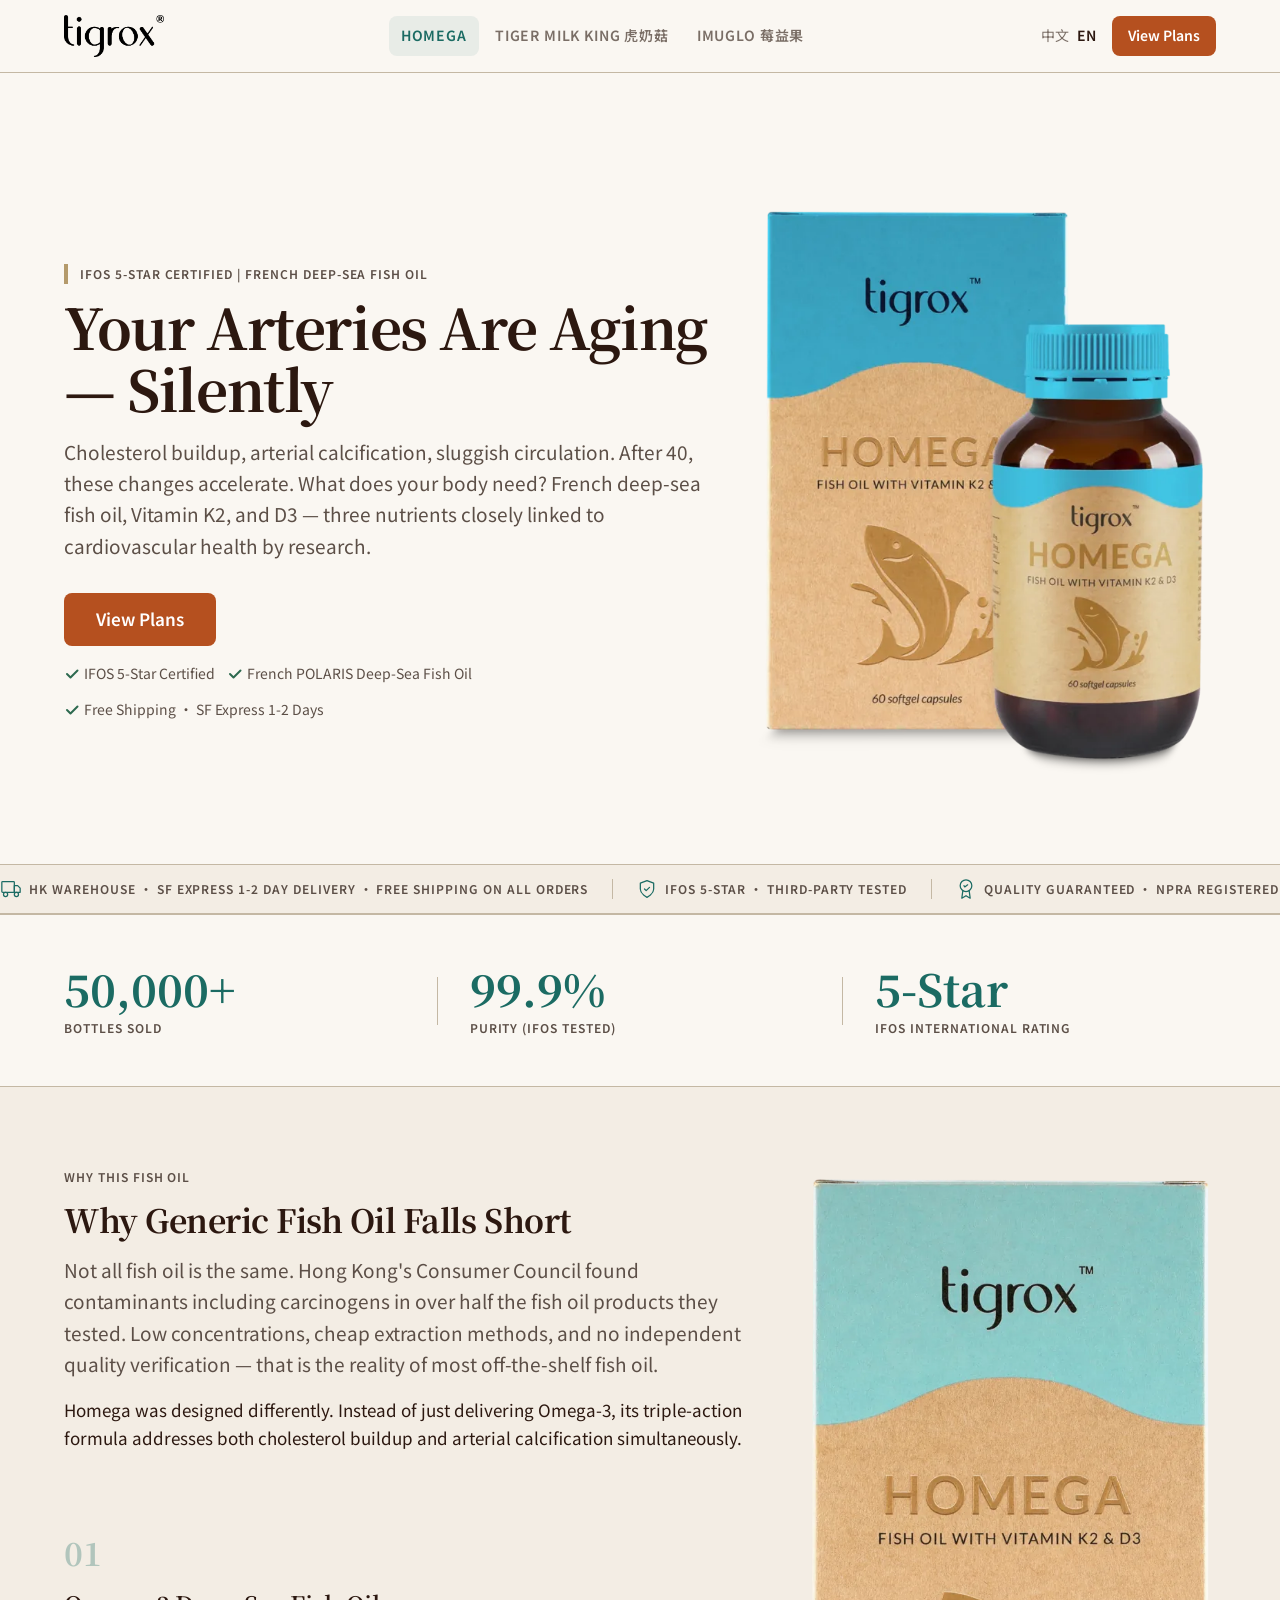
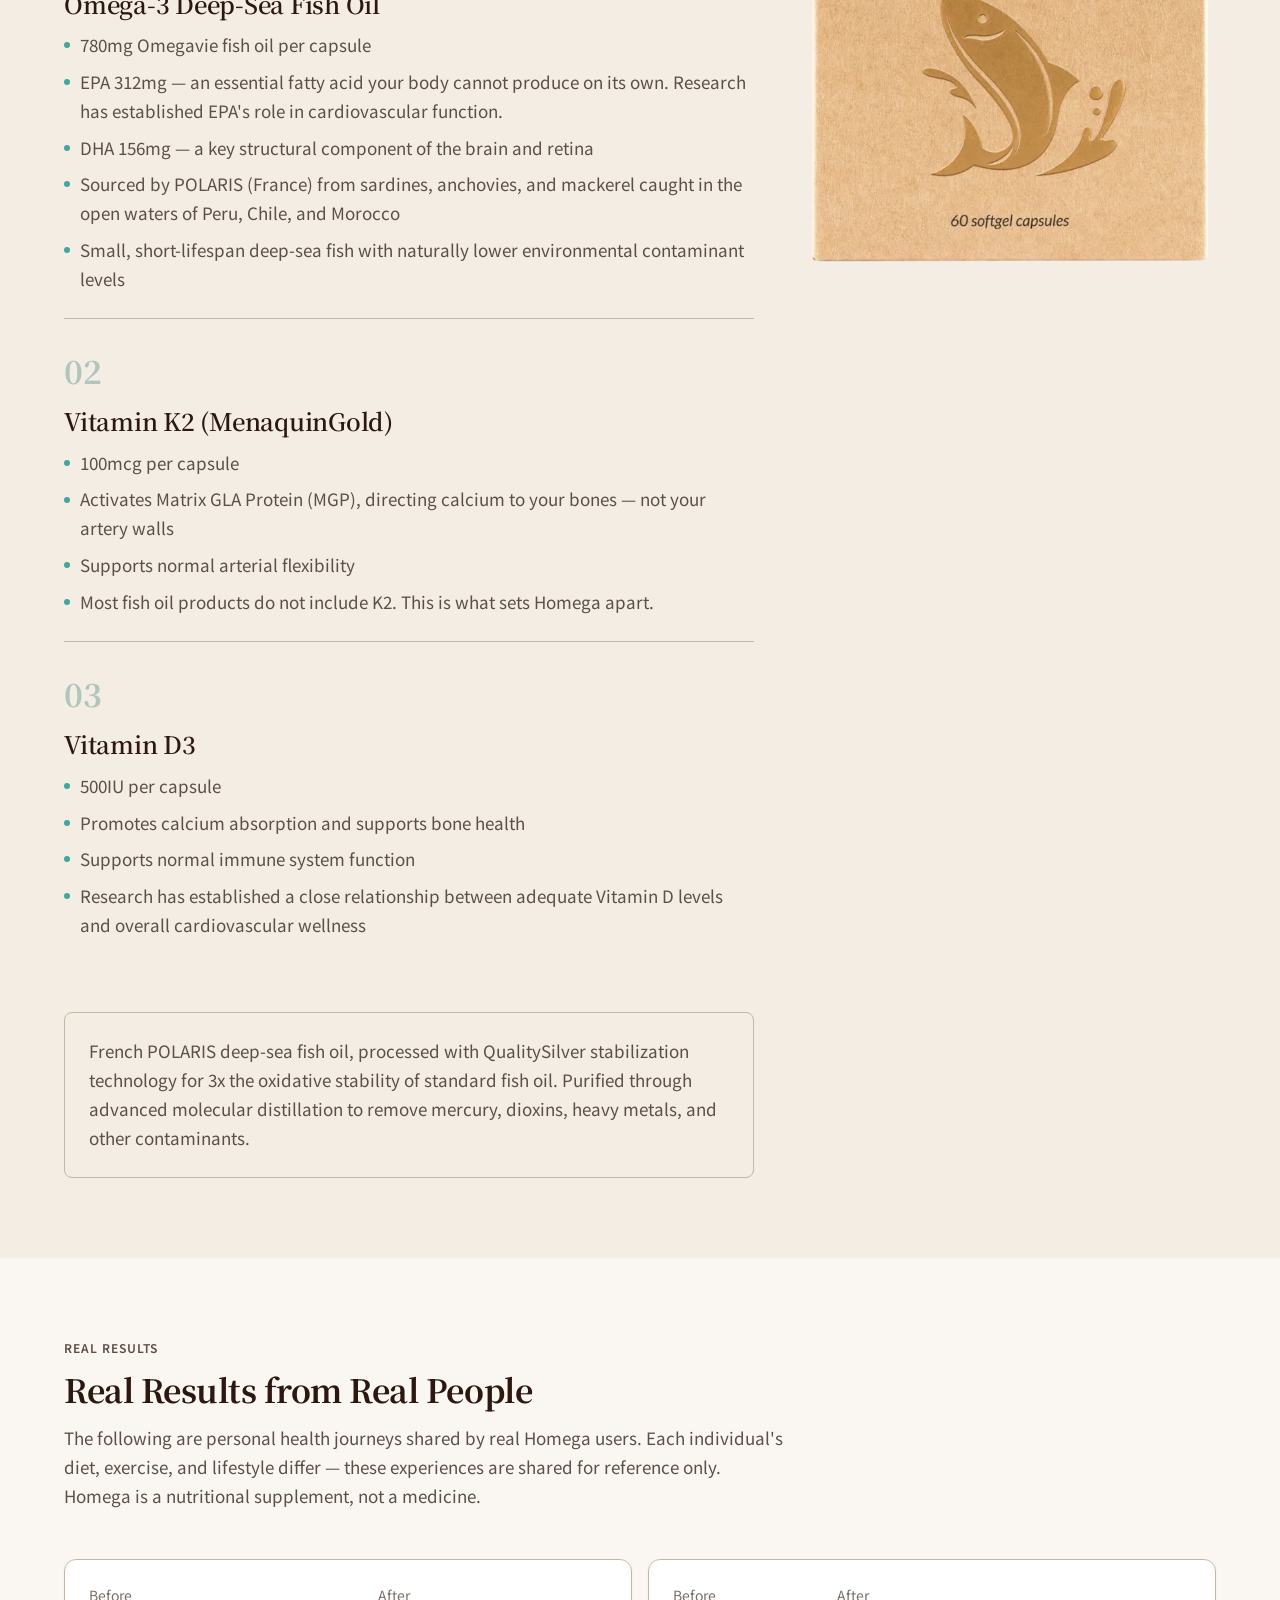
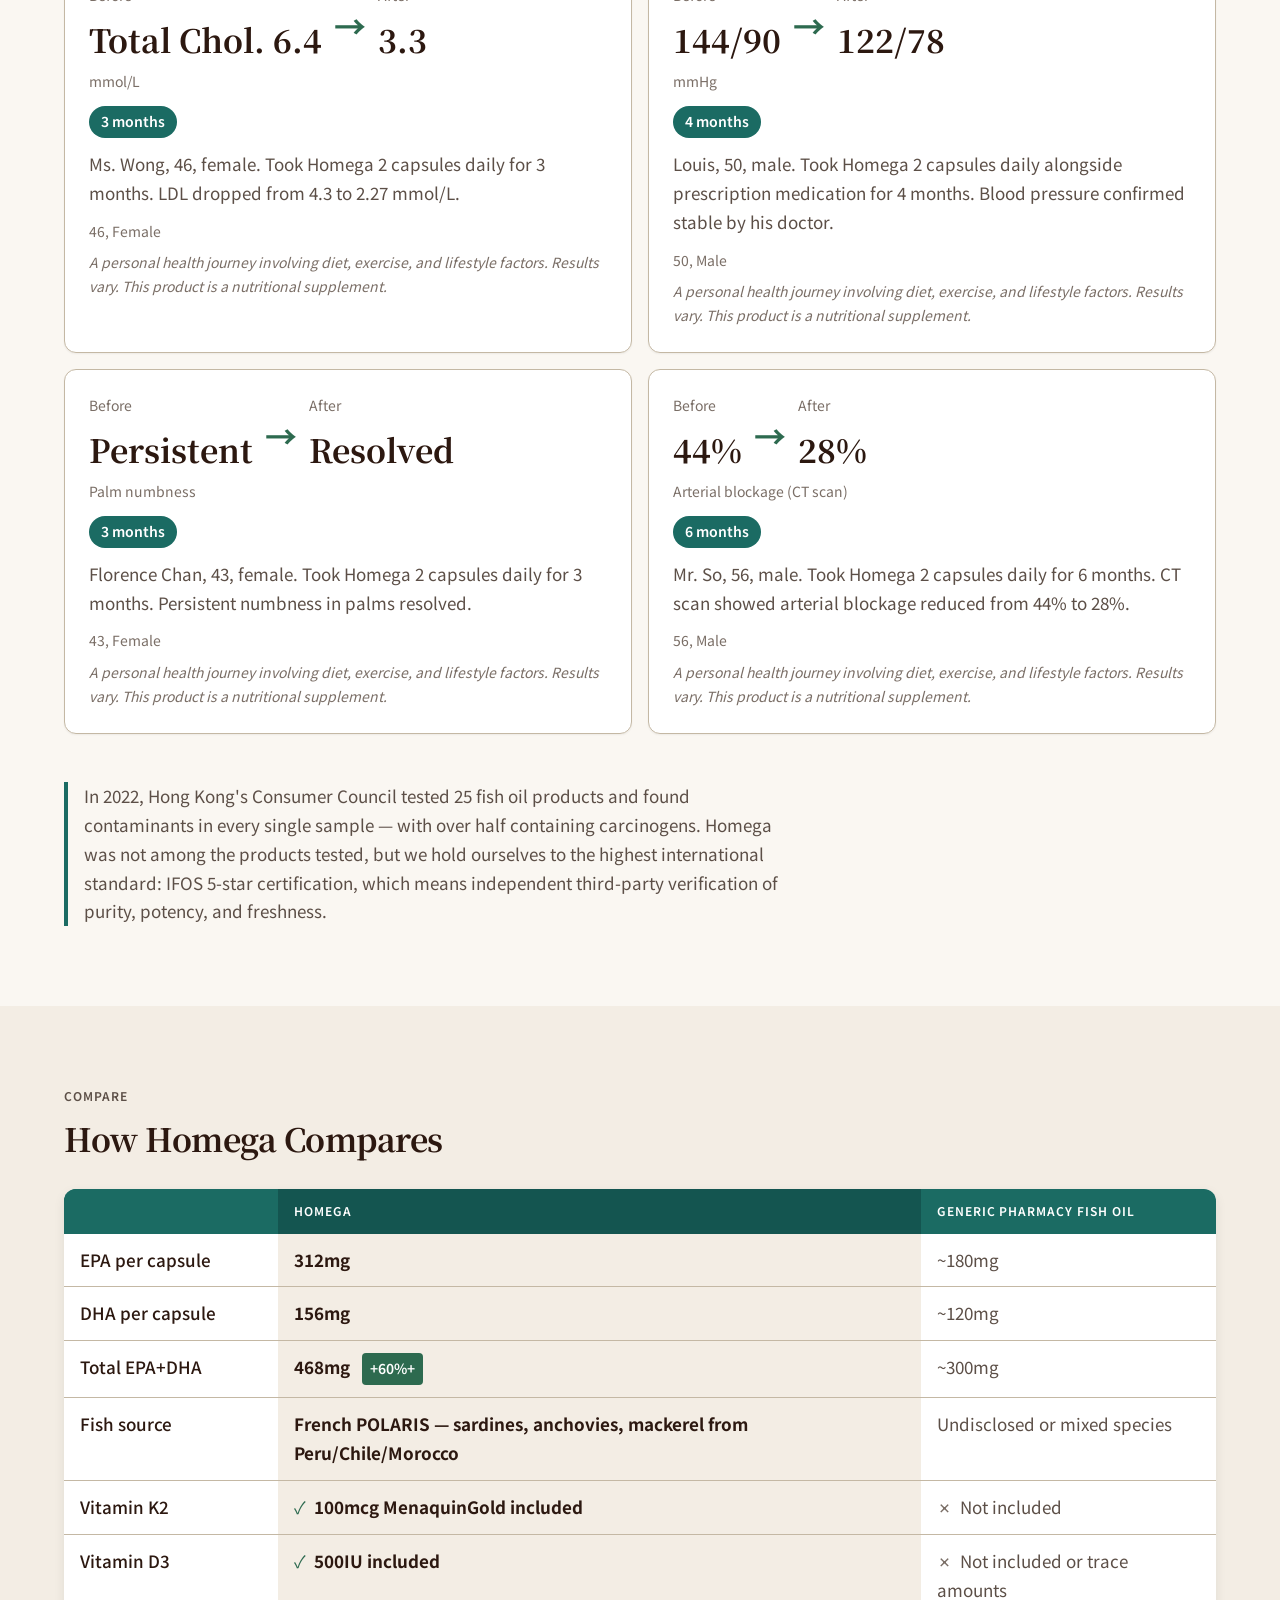
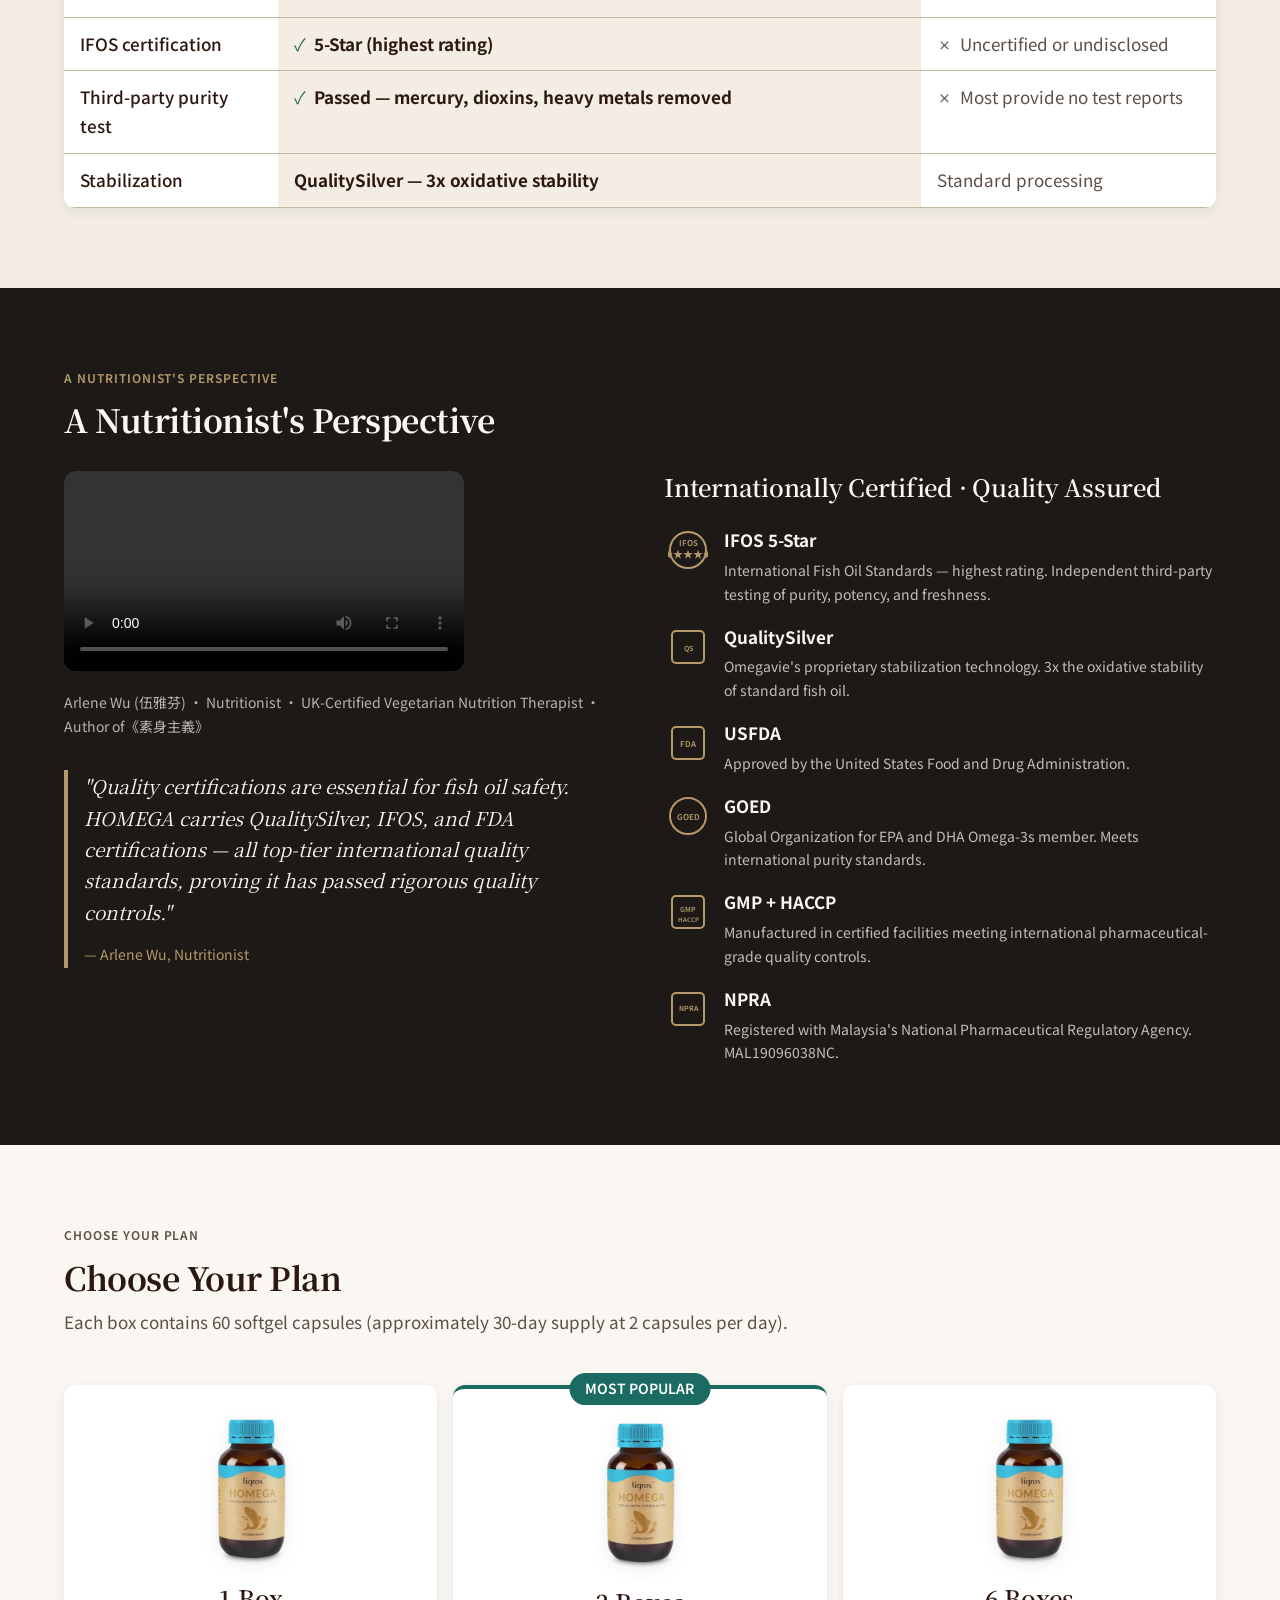
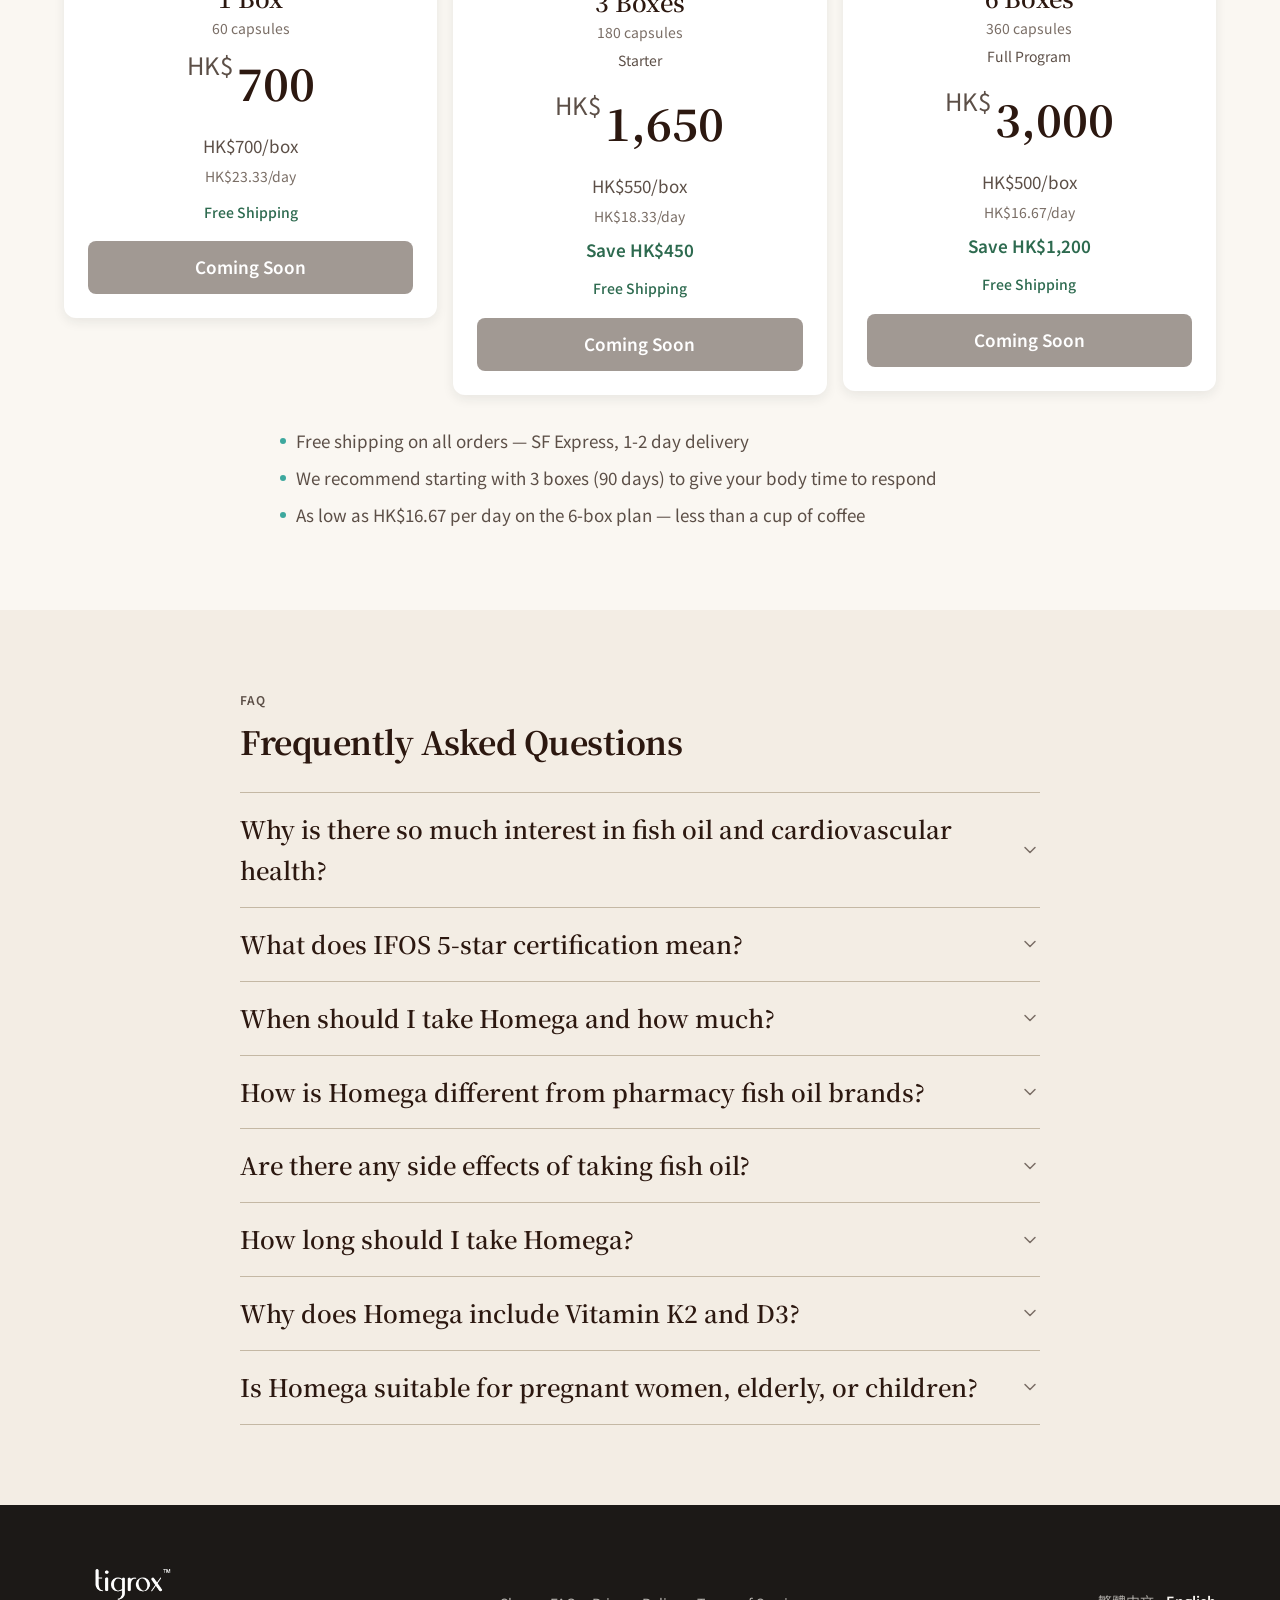
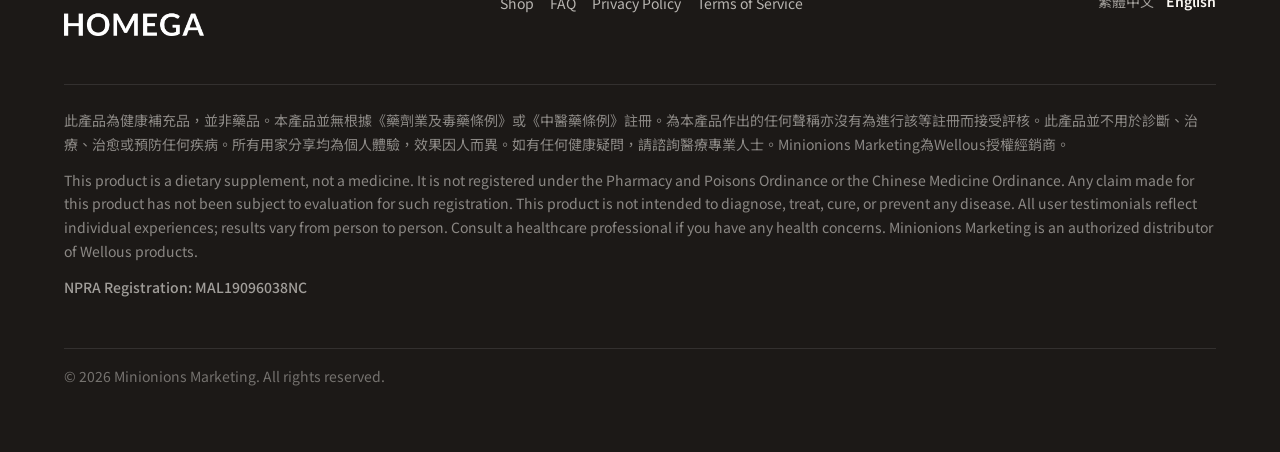
<file: en/index.html>
<!doctype html>
<html lang="en-HK" dir="ltr">
<head>
  <meta charset="utf-8">
  <meta name="viewport" content="width=device-width, initial-scale=1.0">
  <meta http-equiv="X-UA-Compatible" content="IE=edge">

  <title>Homega Fish Oil | IFOS 5-Star French Omega-3 + K2 D3 | HK</title>
  <meta name="description" content="IFOS 5-star certified French deep-sea fish oil with EPA 312mg + DHA 156mg, Vitamin K2 & D3. Supports cardiovascular health. Free shipping in Hong Kong.">

  <link rel="canonical" href="https://tigroxglobal.com/en/">
  <link rel="alternate" hreflang="zh-Hant-HK" href="https://tigroxglobal.com/" />
  <link rel="alternate" hreflang="en-HK" href="https://tigroxglobal.com/en/" />
  <link rel="alternate" hreflang="x-default" href="https://tigroxglobal.com/" />

  <meta property="og:type" content="product">
  <meta property="og:title" content="Homega Fish Oil | IFOS 5-Star French Omega-3 + K2 D3 | HK">
  <meta property="og:description" content="IFOS 5-star certified French deep-sea fish oil with EPA 312mg + DHA 156mg, Vitamin K2 & D3. Supports cardiovascular health. Free shipping in Hong Kong.">
  <meta property="og:url" content="https://tigroxglobal.com/en/">
  <meta property="og:site_name" content="Homega Fish Oil">
  <meta property="og:image" content="https://tigroxglobal.com/images/homega-og.jpg">
  <meta property="og:image:width" content="1200">
  <meta property="og:image:height" content="630">
  <meta property="og:locale" content="en_HK">

  <meta name="twitter:card" content="summary_large_image">
  <meta name="twitter:title" content="Homega Fish Oil | IFOS 5-Star French Omega-3 + K2 D3 | HK">
  <meta name="twitter:description" content="IFOS 5-star certified French deep-sea fish oil with EPA 312mg + DHA 156mg, Vitamin K2 & D3. Supports cardiovascular health. Free shipping in Hong Kong.">
  <meta name="twitter:image" content="https://tigroxglobal.com/images/homega-og.jpg">

  <link rel="icon" type="image/png" href="../images/favicon.png">

  <!-- Google Analytics (GA4) -->
  <script async src="https://www.googletagmanager.com/gtag/js?id=G-GYFB8NWCDH"></script>
  <script>
    window.dataLayer = window.dataLayer || [];
    function gtag(){dataLayer.push(arguments);}
    gtag('js', new Date());
    gtag('config', 'G-GYFB8NWCDH');
  </script>

  <!-- Meta Pixel -->
  <script>
    !function(f,b,e,v,n,t,s)
    {if(f.fbq)return;n=f.fbq=function(){n.callMethod?
    n.callMethod.apply(n,arguments):n.queue.push(arguments)};
    if(!f._fbq)f._fbq=n;n.push=n;n.loaded=!0;n.version='2.0';
    n.queue=[];t=b.createElement(e);t.async=!0;
    t.src=v;s=b.getElementsByTagName(e)[0];
    s.parentNode.insertBefore(t,s)}(window, document,'script',
    'https://connect.facebook.net/en_US/fbevents.js');
    fbq('init', '880040134821675');
    fbq('track', 'PageView');
  </script>
  <noscript><img height="1" width="1" style="display:none" src="https://www.facebook.com/tr?id=880040134821675&ev=PageView&noscript=1"/></noscript>
  <!-- Microsoft Clarity: heatmaps + session recordings (form typing masked). Project ytawl62b82 -->
  <script type="text/javascript">
    (function(c,l,a,r,i,t,y){
        c[a]=c[a]||function(){(c[a].q=c[a].q||[]).push(arguments)};
        t=l.createElement(r);t.async=1;t.src="https://www.clarity.ms/tag/"+i;
        y=l.getElementsByTagName(r)[0];y.parentNode.insertBefore(t,y);
    })(window, document, "clarity", "script", "ytawl62b82");
  </script>

  <!-- Font Loading Strategy: Preload Noto Serif TC (heading font, used in hero — near LCP) -->
  <link rel="preconnect" href="https://fonts.googleapis.com">
  <link rel="preconnect" href="https://fonts.gstatic.com" crossorigin>
  <link rel="preload" as="style" href="https://fonts.googleapis.com/css2?family=Noto+Serif+TC:wght@400;600;700&family=Noto+Sans+TC:wght@400;500;600&family=Inter:wght@400;500;600&display=swap">
  <link rel="stylesheet" href="https://fonts.googleapis.com/css2?family=Noto+Serif+TC:wght@400;600;700&family=Noto+Sans+TC:wght@400;500;600&family=Inter:wght@400;500;600&display=swap" media="print" onload="this.media='all'">
  <noscript>
    <link rel="stylesheet" href="https://fonts.googleapis.com/css2?family=Noto+Serif+TC:wght@400;600;700&family=Noto+Sans+TC:wght@400;500;600&family=Inter:wght@400;500;600&display=swap">
  </noscript>

  <link rel="stylesheet" href="../css/design-tokens.css">
  <link rel="stylesheet" href="../css/base.css">
  <link rel="stylesheet" href="../css/sections.css">

  <!-- Organization Schema -->
  <script type="application/ld+json">
  {
    "@context": "https://schema.org",
    "@type": "Organization",
    "name": "Minionions Marketing",
    "url": "https://tigroxglobal.com",
    "logo": "https://tigroxglobal.com/images/homega-logo-black.png",
    "description": "Official Wellous distributor in Hong Kong. Premium health supplements for cardiovascular wellness.",
    "contactPoint": {
      "@type": "ContactPoint",
      "contactType": "customer service",
      "availableLanguage": ["zh-Hant", "en"]
    }
  }
  </script>

  <!-- BreadcrumbList Schema -->
  <script type="application/ld+json">
  {
    "@context": "https://schema.org",
    "@type": "BreadcrumbList",
    "itemListElement": [
      { "@type": "ListItem", "position": 1, "name": "Home", "item": "https://tigroxglobal.com" },
      { "@type": "ListItem", "position": 2, "name": "Homega Fish Oil", "item": "https://tigroxglobal.com/en/" }
    ]
  }
  </script>
</head>
<body>
  <a class="sr-only" href="#main-content">Skip to content</a>

  <!-- ============================================================
       Site Header
       ============================================================ -->
  <header class="site-header" role="banner">
    <div class="site-header__inner">
      <!-- Brand -->
      <a href="/en/" class="site-header__brand" aria-label="Tigrox Home">
        <img src="../images/tigrox-logo-black.png" alt="tigrox" width="100" height="28" class="site-header__brand-logo">
      </a>

      <!-- Product family nav (desktop) -->
      <nav class="site-header__products" aria-label="Product Family">
        <ul class="site-header__product-list">
          <li><a href="/en/" class="site-header__product-link is-active" aria-current="page">HOMEGA</a></li>
          <li><a href="/tiger-milk-king/" class="site-header__product-link">TIGER MILK KING 虎奶菇</a></li>
          <li><a href="/imuglo/" class="site-header__product-link">IMUGLO 莓益果</a></li>
        </ul>
      </nav>

      <!-- Actions (desktop) -->
      <div class="site-header__actions">
        <div class="site-header__lang">
          <a href="/" class="site-header__lang-link" hreflang="zh-Hant-HK">中文</a>
          <span class="site-header__lang-current">EN</span>
        </div>
        <a href="#pricing" class="btn-cta site-header__cta">View Plans</a>
      </div>

      <!-- Hamburger (mobile) -->
      <button class="site-header__menu-toggle" aria-label="Open menu" aria-expanded="false">
        <svg width="24" height="24" viewBox="0 0 24 24" fill="none" stroke="currentColor" stroke-width="2" stroke-linecap="round">
          <line x1="3" y1="6" x2="21" y2="6"/>
          <line x1="3" y1="12" x2="21" y2="12"/>
          <line x1="3" y1="18" x2="21" y2="18"/>
        </svg>
      </button>
    </div>

    <!-- Mobile menu -->
    <div class="site-header__mobile-menu" aria-hidden="true">
      <!-- Product family -->
      <div class="site-header__mobile-products">
        <p class="site-header__mobile-section-label">Product Family</p>
        <nav aria-label="Product Family">
          <ul>
            <li><a href="/en/" class="is-active" aria-current="page">HOMEGA Fish Oil</a></li>
            <li><a href="/tiger-milk-king/">TIGER MILK KING 虎奶菇</a></li>
            <li><a href="/imuglo/">IMUGLO 莓益果</a></li>
          </ul>
        </nav>
      </div>

      <!-- Page sections -->
      <div class="site-header__mobile-sections">
        <p class="site-header__mobile-section-label">On This Page</p>
        <nav aria-label="Page navigation">
          <ul>
            <li><a href="#why-heading">Formula</a></li>
            <li><a href="#testimonials-heading">Testimonials</a></li>
            <li><a href="#faq-heading">FAQ</a></li>
            <li><a href="#pricing">View Plans</a></li>
          </ul>
        </nav>
      </div>

      <!-- Language -->
      <div class="site-header__mobile-lang">
        <a href="/" hreflang="zh-Hant-HK">中文</a>
        <span class="site-header__lang-current">EN</span>
      </div>
    </div>
  </header>

  <main id="main-content" role="main">

    <!-- ============================================================
         Section 1: Hero
         ============================================================ -->
    <section class="hero bg-primary" aria-label="Hero">
      <div class="container hero__grid">
        <div class="hero__image">
          <img
            src="../images/homega-hero.webp"
            srcset="
              ../images/homega-hero-400w.webp 400w,
              ../images/homega-hero-600w.webp 600w,
              ../images/homega-hero-800w.webp 800w,
              ../images/homega-hero-1000w.webp 1000w,
              ../images/homega-hero-1200w.webp 1200w
            "
            sizes="(max-width: 767px) 100vw, 40vw"
            width="800"
            height="800"
            alt="Homega Fish Oil box and bottle — IFOS 5-star certified French deep-sea fish oil"
            loading="eager"
            fetchpriority="high"
          >
        </div>

        <div class="hero__content">
          <p class="hero__overline text-overline">
            IFOS 5-Star Certified | French Deep-Sea Fish Oil
          </p>

          <h1 class="sr-only">French IFOS 5-Star Fish Oil — Complete Cardiovascular Support Formula</h1>

          <p class="hero__headline text-display" aria-hidden="true">
            Your Arteries Are Aging — Silently
          </p>

          <p class="hero__subtitle text-body-lg">
            Cholesterol buildup, arterial calcification, sluggish circulation. After 40, these changes accelerate. What does your body need? French deep-sea fish oil, Vitamin K2, and D3 — three nutrients closely linked to cardiovascular health by research.
          </p>

          <a href="#pricing" class="btn-cta btn-cta--full-mobile hero__cta">
            View Plans
          </a>

          <ul class="hero__trust-row" aria-label="Trust indicators">
            <li>
              <svg class="hero__check-icon" width="16" height="16" viewBox="0 0 16 16" fill="none" aria-hidden="true">
                <path d="M13.5 4.5L6.5 11.5L3 8" stroke="var(--color-success)" stroke-width="2" stroke-linecap="round" stroke-linejoin="round"/>
              </svg>
              IFOS 5-Star Certified
            </li>
            <li>
              <svg class="hero__check-icon" width="16" height="16" viewBox="0 0 16 16" fill="none" aria-hidden="true">
                <path d="M13.5 4.5L6.5 11.5L3 8" stroke="var(--color-success)" stroke-width="2" stroke-linecap="round" stroke-linejoin="round"/>
              </svg>
              French POLARIS Deep-Sea Fish Oil
            </li>
            <li>
              <svg class="hero__check-icon" width="16" height="16" viewBox="0 0 16 16" fill="none" aria-hidden="true">
                <path d="M13.5 4.5L6.5 11.5L3 8" stroke="var(--color-success)" stroke-width="2" stroke-linecap="round" stroke-linejoin="round"/>
              </svg>
              Free Shipping · SF Express 1-2 Days
            </li>
          </ul>
        </div>
      </div>

      <!-- Product Schema (JSON-LD) -->
      <script type="application/ld+json">
      {
        "@context": "https://schema.org",
        "@type": "Product",
        "name": "Homega 魚油王 — Fish Oil + Vitamin K2 & D3",
        "description": "IFOS 5-star certified French deep-sea fish oil with EPA 312mg, DHA 156mg, Vitamin K2 100mcg, and Vitamin D3 500IU. Supports cardiovascular health.",
        "brand": {
          "@type": "Brand",
          "name": "Homega (Tigrox Series by Wellous)"
        },
        "sku": "HMG-60",
        "image": "https://tigroxglobal.com/images/homega-hero.webp",
        "offers": {
          "@type": "AggregateOffer",
          "priceCurrency": "HKD",
          "lowPrice": "500",
          "highPrice": "700",
          "offerCount": "3",
          "offers": [
            {
              "@type": "Offer",
              "name": "1 Box (60 capsules)",
              "price": "700",
              "priceCurrency": "HKD",
              "availability": "https://schema.org/InStock",
              "url": "https://tigroxglobal.com/en/",
              "shippingDetails": {
                "@type": "OfferShippingDetails",
                "shippingRate": {
                  "@type": "MonetaryAmount",
                  "value": "0",
                  "currency": "HKD"
                },
                "shippingDestination": {
                  "@type": "DefinedRegion",
                  "addressCountry": "HK"
                }
              }
            },
            {
              "@type": "Offer",
              "name": "3 Boxes (180 capsules)",
              "price": "1650",
              "priceCurrency": "HKD",
              "availability": "https://schema.org/InStock",
              "url": "https://tigroxglobal.com/en/",
              "shippingDetails": {
                "@type": "OfferShippingDetails",
                "shippingRate": {
                  "@type": "MonetaryAmount",
                  "value": "0",
                  "currency": "HKD"
                },
                "shippingDestination": {
                  "@type": "DefinedRegion",
                  "addressCountry": "HK"
                }
              }
            },
            {
              "@type": "Offer",
              "name": "6 Boxes (360 capsules)",
              "price": "3000",
              "priceCurrency": "HKD",
              "availability": "https://schema.org/InStock",
              "url": "https://tigroxglobal.com/en/",
              "shippingDetails": {
                "@type": "OfferShippingDetails",
                "shippingRate": {
                  "@type": "MonetaryAmount",
                  "value": "0",
                  "currency": "HKD"
                },
                "shippingDestination": {
                  "@type": "DefinedRegion",
                  "addressCountry": "HK"
                }
              }
            }
          ]
        }
      }
      </script>
    </section>

    <!-- ============================================================
         Section 2: Trust Bar
         ============================================================ -->
    <section class="trust-bar bg-secondary" aria-label="Trust indicators">
      <div class="trust-bar__inner">
        <ul class="trust-bar__list">
          <li class="trust-bar__item">
            <svg class="trust-bar__icon" width="20" height="20" viewBox="0 0 24 24" fill="none" stroke="currentColor" stroke-width="1.5" stroke-linecap="round" stroke-linejoin="round" aria-hidden="true">
              <rect x="1" y="3" width="15" height="13" rx="1"/>
              <path d="M16 8h4l3 3v5h-7V8z"/>
              <circle cx="5.5" cy="18.5" r="2.5"/>
              <circle cx="18.5" cy="18.5" r="2.5"/>
            </svg>
            <span>HK Warehouse · SF Express 1-2 Day Delivery · Free Shipping on All Orders</span>
          </li>
          <li class="trust-bar__divider" aria-hidden="true"></li>
          <li class="trust-bar__item">
            <svg class="trust-bar__icon" width="20" height="20" viewBox="0 0 24 24" fill="none" stroke="currentColor" stroke-width="1.5" stroke-linecap="round" stroke-linejoin="round" aria-hidden="true">
              <path d="M12 22s8-4 8-10V5l-8-3-8 3v7c0 6 8 10 8 10z"/>
              <path d="M9 12l2 2 4-4"/>
            </svg>
            <span>IFOS 5-Star · Third-Party Tested</span>
          </li>
          <li class="trust-bar__divider" aria-hidden="true"></li>
          <li class="trust-bar__item">
            <svg class="trust-bar__icon" width="20" height="20" viewBox="0 0 24 24" fill="none" stroke="currentColor" stroke-width="1.5" stroke-linecap="round" stroke-linejoin="round" aria-hidden="true">
              <circle cx="12" cy="8" r="7"/>
              <path d="M8.21 13.89L7 23l5-3 5 3-1.21-9.12"/>
              <path d="M9.5 8l1 1.5L14 7"/>
            </svg>
            <span>Quality Guaranteed · NPRA Registered</span>
          </li>
        </ul>
      </div>
    </section>

    <!-- ============================================================
         Section 3: Stats Bar
         ============================================================ -->
    <section class="stats-bar bg-primary" aria-label="Key statistics">
      <div class="container">
        <div class="stats-bar__grid">
          <div class="stats-bar__item animate-on-scroll">
            <span class="stats-bar__number">50,000+</span>
            <span class="stats-bar__label text-overline">Bottles Sold</span>
          </div>
          <div class="stats-bar__divider" aria-hidden="true"></div>
          <div class="stats-bar__item animate-on-scroll">
            <span class="stats-bar__number">99.9%</span>
            <span class="stats-bar__label text-overline">Purity (IFOS Tested)</span>
          </div>
          <div class="stats-bar__divider" aria-hidden="true"></div>
          <div class="stats-bar__item animate-on-scroll">
            <span class="stats-bar__number">5-Star</span>
            <span class="stats-bar__label text-overline">IFOS International Rating</span>
          </div>
        </div>
      </div>
    </section>

    <!-- ============================================================
         Section 4: Why This Fish Oil
         ============================================================ -->
    <section class="why-fish-oil bg-secondary section-padding" aria-labelledby="why-heading">
      <div class="container">
        <div class="why-fish-oil__grid">
          <div class="why-fish-oil__content">
            <p class="text-overline why-fish-oil__overline">WHY THIS FISH OIL</p>

            <h2 id="why-heading">Why Generic Fish Oil Falls Short</h2>

            <p class="text-body-lg why-fish-oil__lead">
              Not all fish oil is the same. Hong Kong's Consumer Council found contaminants including carcinogens in over half the fish oil products they tested. Low concentrations, cheap extraction methods, and no independent quality verification — that is the reality of most off-the-shelf fish oil.
            </p>

            <p class="why-fish-oil__transition">
              Homega was designed differently. Instead of just delivering Omega-3, its triple-action formula addresses both cholesterol buildup and arterial calcification simultaneously.
            </p>

            <div class="mechanism-cards">
              <!-- Card 1: Omega-3 -->
              <article class="mechanism-card animate-on-scroll">
                <span class="mechanism-card__number">01</span>
                <h3 class="mechanism-card__title">Omega-3 Deep-Sea Fish Oil</h3>
                <ul class="mechanism-card__details">
                  <li>780mg Omegavie fish oil per capsule</li>
                  <li>EPA 312mg — an essential fatty acid your body cannot produce on its own. Research has established EPA's role in cardiovascular function.</li>
                  <li>DHA 156mg — a key structural component of the brain and retina</li>
                  <li>Sourced by POLARIS (France) from sardines, anchovies, and mackerel caught in the open waters of Peru, Chile, and Morocco</li>
                  <li>Small, short-lifespan deep-sea fish with naturally lower environmental contaminant levels</li>
                </ul>
              </article>

              <hr class="mechanism-card__divider" aria-hidden="true">

              <!-- Card 2: Vitamin K2 -->
              <article class="mechanism-card animate-on-scroll">
                <span class="mechanism-card__number">02</span>
                <h3 class="mechanism-card__title">Vitamin K2 (MenaquinGold)</h3>
                <ul class="mechanism-card__details">
                  <li>100mcg per capsule</li>
                  <li>Activates Matrix GLA Protein (MGP), directing calcium to your bones — not your artery walls</li>
                  <li>Supports normal arterial flexibility</li>
                  <li>Most fish oil products do not include K2. This is what sets Homega apart.</li>
                </ul>
              </article>

              <hr class="mechanism-card__divider" aria-hidden="true">

              <!-- Card 3: Vitamin D3 -->
              <article class="mechanism-card animate-on-scroll">
                <span class="mechanism-card__number">03</span>
                <h3 class="mechanism-card__title">Vitamin D3</h3>
                <ul class="mechanism-card__details">
                  <li>500IU per capsule</li>
                  <li>Promotes calcium absorption and supports bone health</li>
                  <li>Supports normal immune system function</li>
                  <li>Research has established a close relationship between adequate Vitamin D levels and overall cardiovascular wellness</li>
                </ul>
              </article>
            </div>

            <div class="sourcing-callout animate-on-scroll">
              <p>
                French POLARIS deep-sea fish oil, processed with QualitySilver stabilization technology for 3x the oxidative stability of standard fish oil. Purified through advanced molecular distillation to remove mercury, dioxins, heavy metals, and other contaminants.
              </p>
            </div>
          </div>

          <div class="why-fish-oil__visual">
            <img
              src="../images/homega-box-front.webp"
              srcset="
                ../images/homega-box-front-300w.webp 300w,
                ../images/homega-box-front-450w.webp 450w,
                ../images/homega-box-front-600w.webp 600w
              "
              sizes="(max-width: 1023px) 100vw, 40vw"
              width="600"
              height="900"
              alt="Homega Fish Oil box front — Fish Oil with Vitamin K2 & D3"
              loading="lazy"
              class="why-fish-oil__img"
            >
          </div>
        </div>
      </div>
    </section>

    <!-- ============================================================
         Section 5: Testimonials
         ============================================================ -->
    <section class="testimonials bg-primary section-padding" aria-labelledby="testimonials-heading">
      <div class="container">
        <p class="text-overline testimonials__overline">REAL RESULTS</p>

        <h2 id="testimonials-heading">Real Results from Real People</h2>

        <p class="testimonials__intro">
          The following are personal health journeys shared by real Homega users. Each individual's diet, exercise, and lifestyle differ — these experiences are shared for reference only. Homega is a nutritional supplement, not a medicine.
        </p>

        <div class="testimonials__grid">
          <!-- Testimonial 1 — Cholesterol -->
          <article class="testimonial-card animate-on-scroll">
            <div class="testimonial-card__metrics">
              <div class="testimonial-card__metric-pair">
                <div class="testimonial-card__before">
                  <span class="testimonial-card__metric-label text-small">Before</span>
                  <span class="testimonial-card__metric-value">Total Chol. 6.4</span>
                </div>
                <span class="testimonial-card__arrow" aria-hidden="true">&rarr;</span>
                <div class="testimonial-card__after">
                  <span class="testimonial-card__metric-label text-small">After</span>
                  <span class="testimonial-card__metric-value">3.3</span>
                </div>
              </div>
              <span class="testimonial-card__unit text-small">mmol/L</span>
            </div>
            <span class="testimonial-card__duration-badge">3 months</span>
            <p class="testimonial-card__description">
              Ms. Wong, 46, female. Took Homega 2 capsules daily for 3 months. LDL dropped from 4.3 to 2.27 mmol/L.
            </p>
            <p class="testimonial-card__attribution text-small">46, Female</p>
            <p class="testimonial-card__disclaimer text-small">
              <em>A personal health journey involving diet, exercise, and lifestyle factors. Results vary. This product is a nutritional supplement.</em>
            </p>
          </article>

          <!-- Testimonial 2 — Blood Pressure -->
          <article class="testimonial-card animate-on-scroll">
            <div class="testimonial-card__metrics">
              <div class="testimonial-card__metric-pair">
                <div class="testimonial-card__before">
                  <span class="testimonial-card__metric-label text-small">Before</span>
                  <span class="testimonial-card__metric-value">144/90</span>
                </div>
                <span class="testimonial-card__arrow" aria-hidden="true">&rarr;</span>
                <div class="testimonial-card__after">
                  <span class="testimonial-card__metric-label text-small">After</span>
                  <span class="testimonial-card__metric-value">122/78</span>
                </div>
              </div>
              <span class="testimonial-card__unit text-small">mmHg</span>
            </div>
            <span class="testimonial-card__duration-badge">4 months</span>
            <p class="testimonial-card__description">
              Louis, 50, male. Took Homega 2 capsules daily alongside prescription medication for 4 months. Blood pressure confirmed stable by his doctor.
            </p>
            <p class="testimonial-card__attribution text-small">50, Male</p>
            <p class="testimonial-card__disclaimer text-small">
              <em>A personal health journey involving diet, exercise, and lifestyle factors. Results vary. This product is a nutritional supplement.</em>
            </p>
          </article>

          <!-- Testimonial 3 — Limb Numbness -->
          <article class="testimonial-card animate-on-scroll">
            <div class="testimonial-card__metrics">
              <div class="testimonial-card__metric-pair">
                <div class="testimonial-card__before">
                  <span class="testimonial-card__metric-label text-small">Before</span>
                  <span class="testimonial-card__metric-value">Persistent</span>
                </div>
                <span class="testimonial-card__arrow" aria-hidden="true">&rarr;</span>
                <div class="testimonial-card__after">
                  <span class="testimonial-card__metric-label text-small">After</span>
                  <span class="testimonial-card__metric-value">Resolved</span>
                </div>
              </div>
              <span class="testimonial-card__unit text-small">Palm numbness</span>
            </div>
            <span class="testimonial-card__duration-badge">3 months</span>
            <p class="testimonial-card__description">
              Florence Chan, 43, female. Took Homega 2 capsules daily for 3 months. Persistent numbness in palms resolved.
            </p>
            <p class="testimonial-card__attribution text-small">43, Female</p>
            <p class="testimonial-card__disclaimer text-small">
              <em>A personal health journey involving diet, exercise, and lifestyle factors. Results vary. This product is a nutritional supplement.</em>
            </p>
          </article>

          <!-- Testimonial 4 — Arterial Blockage -->
          <article class="testimonial-card animate-on-scroll">
            <div class="testimonial-card__metrics">
              <div class="testimonial-card__metric-pair">
                <div class="testimonial-card__before">
                  <span class="testimonial-card__metric-label text-small">Before</span>
                  <span class="testimonial-card__metric-value">44%</span>
                </div>
                <span class="testimonial-card__arrow" aria-hidden="true">&rarr;</span>
                <div class="testimonial-card__after">
                  <span class="testimonial-card__metric-label text-small">After</span>
                  <span class="testimonial-card__metric-value">28%</span>
                </div>
              </div>
              <span class="testimonial-card__unit text-small">Arterial blockage (CT scan)</span>
            </div>
            <span class="testimonial-card__duration-badge">6 months</span>
            <p class="testimonial-card__description">
              Mr. So, 56, male. Took Homega 2 capsules daily for 6 months. CT scan showed arterial blockage reduced from 44% to 28%.
            </p>
            <p class="testimonial-card__attribution text-small">56, Male</p>
            <p class="testimonial-card__disclaimer text-small">
              <em>A personal health journey involving diet, exercise, and lifestyle factors. Results vary. This product is a nutritional supplement.</em>
            </p>
          </article>
        </div>

        <div class="testimonials__context animate-on-scroll">
          <p>
            In 2022, Hong Kong's Consumer Council tested 25 fish oil products and found contaminants in every single sample — with over half containing carcinogens. Homega was not among the products tested, but we hold ourselves to the highest international standard: IFOS 5-star certification, which means independent third-party verification of purity, potency, and freshness.
          </p>
        </div>
      </div>
    </section>

    <!-- ============================================================
         Section 6: Comparison Table
         ============================================================ -->
    <section class="comparison bg-secondary section-padding" aria-labelledby="comparison-heading">
      <div class="container">
        <p class="text-overline comparison__overline">COMPARE</p>

        <h2 id="comparison-heading">How Homega Compares</h2>

        <div class="comparison__table-wrapper">
          <table class="comparison__table" role="table">
            <thead>
              <tr>
                <th class="comparison__feature-header" scope="col"></th>
                <th class="comparison__homega-header" scope="col">Homega</th>
                <th class="comparison__generic-header" scope="col">Generic Pharmacy Fish Oil</th>
              </tr>
            </thead>
            <tbody>
              <tr>
                <td class="comparison__feature">EPA per capsule</td>
                <td class="comparison__homega-cell"><strong>312mg</strong></td>
                <td class="comparison__generic-cell">~180mg</td>
              </tr>
              <tr>
                <td class="comparison__feature">DHA per capsule</td>
                <td class="comparison__homega-cell"><strong>156mg</strong></td>
                <td class="comparison__generic-cell">~120mg</td>
              </tr>
              <tr>
                <td class="comparison__feature">Total EPA+DHA</td>
                <td class="comparison__homega-cell">
                  <strong>468mg</strong>
                  <span class="comparison__badge">+60%+</span>
                </td>
                <td class="comparison__generic-cell">~300mg</td>
              </tr>
              <tr>
                <td class="comparison__feature">Fish source</td>
                <td class="comparison__homega-cell">
                  <strong>French POLARIS — sardines, anchovies, mackerel from Peru/Chile/Morocco</strong>
                </td>
                <td class="comparison__generic-cell">Undisclosed or mixed species</td>
              </tr>
              <tr>
                <td class="comparison__feature">Vitamin K2</td>
                <td class="comparison__homega-cell">
                  <span class="comparison__check" aria-hidden="true">&#10003;</span>
                  <strong>100mcg MenaquinGold included</strong>
                </td>
                <td class="comparison__generic-cell">
                  <span class="comparison__cross" aria-hidden="true">&#10007;</span>
                  Not included
                </td>
              </tr>
              <tr>
                <td class="comparison__feature">Vitamin D3</td>
                <td class="comparison__homega-cell">
                  <span class="comparison__check" aria-hidden="true">&#10003;</span>
                  <strong>500IU included</strong>
                </td>
                <td class="comparison__generic-cell">
                  <span class="comparison__cross" aria-hidden="true">&#10007;</span>
                  Not included or trace amounts
                </td>
              </tr>
              <tr>
                <td class="comparison__feature">IFOS certification</td>
                <td class="comparison__homega-cell">
                  <span class="comparison__check" aria-hidden="true">&#10003;</span>
                  <strong>5-Star (highest rating)</strong>
                </td>
                <td class="comparison__generic-cell">
                  <span class="comparison__cross" aria-hidden="true">&#10007;</span>
                  Uncertified or undisclosed
                </td>
              </tr>
              <tr>
                <td class="comparison__feature">Third-party purity test</td>
                <td class="comparison__homega-cell">
                  <span class="comparison__check" aria-hidden="true">&#10003;</span>
                  <strong>Passed — mercury, dioxins, heavy metals removed</strong>
                </td>
                <td class="comparison__generic-cell">
                  <span class="comparison__cross" aria-hidden="true">&#10007;</span>
                  Most provide no test reports
                </td>
              </tr>
              <tr>
                <td class="comparison__feature">Stabilization</td>
                <td class="comparison__homega-cell">
                  <strong>QualitySilver — 3x oxidative stability</strong>
                </td>
                <td class="comparison__generic-cell">Standard processing</td>
              </tr>
            </tbody>
          </table>
        </div>
      </div>
    </section>

    <!-- ============================================================
         Section 7: Nutritionist + Certifications
         ============================================================ -->
    <section class="nutritionist bg-dark section-padding" aria-labelledby="nutritionist-heading">
      <div class="container">
        <p class="text-overline nutritionist__overline">A NUTRITIONIST'S PERSPECTIVE</p>

        <h2 id="nutritionist-heading">A Nutritionist's Perspective</h2>

        <div class="nutritionist__grid">
          <div class="nutritionist__video-col">
            <div class="nutritionist__video-wrapper">
              <video
                class="nutritionist__video"
                controls
                preload="metadata"
                playsinline
                width="640"
                height="360"
                poster=""
              >
                <source src="" type="video/mp4">
                Your browser does not support the video tag.
              </video>
              <p class="nutritionist__attribution text-small">
                Arlene Wu (伍雅芬) · Nutritionist · UK-Certified Vegetarian Nutrition Therapist · Author of《素身主義》
              </p>
            </div>

            <blockquote class="nutritionist__quote">
              <p>
                "Quality certifications are essential for fish oil safety. HOMEGA carries QualitySilver, IFOS, and FDA certifications — all top-tier international quality standards, proving it has passed rigorous quality controls."
              </p>
              <footer class="nutritionist__quote-footer">
                <cite>— Arlene Wu, Nutritionist</cite>
              </footer>
            </blockquote>
          </div>

          <div class="nutritionist__certs-col">
            <h3 class="nutritionist__certs-heading">Internationally Certified · Quality Assured</h3>

            <div class="cert-stack">
              <!-- IFOS 5-Star -->
              <div class="cert-item">
                <div class="cert-item__badge" aria-hidden="true">
                  <svg width="40" height="40" viewBox="0 0 40 40" fill="none">
                    <circle cx="20" cy="20" r="18" stroke="var(--color-secondary)" stroke-width="2"/>
                    <text x="20" y="16" text-anchor="middle" fill="var(--color-secondary)" font-size="8" font-weight="600">IFOS</text>
                    <text x="20" y="28" text-anchor="middle" fill="var(--color-secondary)" font-size="10" font-weight="700">&#9733;&#9733;&#9733;&#9733;&#9733;</text>
                  </svg>
                </div>
                <div class="cert-item__text">
                  <strong>IFOS 5-Star</strong>
                  <p class="text-small">International Fish Oil Standards — highest rating. Independent third-party testing of purity, potency, and freshness.</p>
                </div>
              </div>

              <!-- QualitySilver -->
              <div class="cert-item">
                <div class="cert-item__badge" aria-hidden="true">
                  <svg width="40" height="40" viewBox="0 0 40 40" fill="none">
                    <rect x="4" y="4" width="32" height="32" rx="4" stroke="var(--color-secondary)" stroke-width="2"/>
                    <text x="20" y="24" text-anchor="middle" fill="var(--color-secondary)" font-size="7" font-weight="600">QS</text>
                  </svg>
                </div>
                <div class="cert-item__text">
                  <strong>QualitySilver</strong>
                  <p class="text-small">Omegavie's proprietary stabilization technology. 3x the oxidative stability of standard fish oil.</p>
                </div>
              </div>

              <!-- USFDA -->
              <div class="cert-item">
                <div class="cert-item__badge" aria-hidden="true">
                  <svg width="40" height="40" viewBox="0 0 40 40" fill="none">
                    <rect x="4" y="4" width="32" height="32" rx="4" stroke="var(--color-secondary)" stroke-width="2"/>
                    <text x="20" y="24" text-anchor="middle" fill="var(--color-secondary)" font-size="8" font-weight="600">FDA</text>
                  </svg>
                </div>
                <div class="cert-item__text">
                  <strong>USFDA</strong>
                  <p class="text-small">Approved by the United States Food and Drug Administration.</p>
                </div>
              </div>

              <!-- GOED -->
              <div class="cert-item">
                <div class="cert-item__badge" aria-hidden="true">
                  <svg width="40" height="40" viewBox="0 0 40 40" fill="none">
                    <circle cx="20" cy="20" r="18" stroke="var(--color-secondary)" stroke-width="2"/>
                    <text x="20" y="24" text-anchor="middle" fill="var(--color-secondary)" font-size="8" font-weight="600">GOED</text>
                  </svg>
                </div>
                <div class="cert-item__text">
                  <strong>GOED</strong>
                  <p class="text-small">Global Organization for EPA and DHA Omega-3s member. Meets international purity standards.</p>
                </div>
              </div>

              <!-- GMP + HACCP -->
              <div class="cert-item">
                <div class="cert-item__badge" aria-hidden="true">
                  <svg width="40" height="40" viewBox="0 0 40 40" fill="none">
                    <rect x="4" y="4" width="32" height="32" rx="4" stroke="var(--color-secondary)" stroke-width="2"/>
                    <text x="20" y="20" text-anchor="middle" fill="var(--color-secondary)" font-size="7" font-weight="600">GMP</text>
                    <text x="20" y="30" text-anchor="middle" fill="var(--color-secondary)" font-size="6" font-weight="600">HACCP</text>
                  </svg>
                </div>
                <div class="cert-item__text">
                  <strong>GMP + HACCP</strong>
                  <p class="text-small">Manufactured in certified facilities meeting international pharmaceutical-grade quality controls.</p>
                </div>
              </div>

              <!-- NPRA -->
              <div class="cert-item">
                <div class="cert-item__badge" aria-hidden="true">
                  <svg width="40" height="40" viewBox="0 0 40 40" fill="none">
                    <rect x="4" y="4" width="32" height="32" rx="4" stroke="var(--color-secondary)" stroke-width="2"/>
                    <text x="20" y="22" text-anchor="middle" fill="var(--color-secondary)" font-size="7" font-weight="600">NPRA</text>
                  </svg>
                </div>
                <div class="cert-item__text">
                  <strong>NPRA</strong>
                  <p class="text-small">Registered with Malaysia's National Pharmaceutical Regulatory Agency. MAL19096038NC.</p>
                </div>
              </div>
            </div>
          </div>
        </div>
      </div>
    </section>

    <!-- ============================================================
         Section 8: Pricing / Bundles
         ============================================================ -->
    <section id="pricing" class="pricing bg-primary section-padding" aria-labelledby="pricing-heading">
      <div class="container">
        <p class="text-overline pricing__overline">CHOOSE YOUR PLAN</p>

        <h2 id="pricing-heading">Choose Your Plan</h2>

        <p class="pricing__subtitle">
          Each box contains 60 softgel capsules (approximately 30-day supply at 2 capsules per day).
        </p>

        <div class="pricing__grid">
          <!-- Card 1: 1 Box -->
          <article class="pricing-card animate-on-scroll">
            <div class="pricing-card__product-img">
              <img src="../images/homega-bottle-thumb.webp" alt="Homega Fish Oil" width="80" height="160" loading="lazy">
            </div>
            <div class="pricing-card__header">
              <h3 class="pricing-card__title">1 Box</h3>
              <p class="pricing-card__capsules text-small">60 capsules</p>
            </div>
            <div class="pricing-card__price">
              <span class="pricing-card__currency">HK$</span>
              <span class="pricing-card__amount">700</span>
            </div>
            <div class="pricing-card__details">
              <p class="pricing-card__per-box">HK$700/box</p>
              <p class="pricing-card__per-day text-small">HK$23.33/day</p>
            </div>
            <div class="pricing-card__shipping">
              <span class="pricing-card__shipping-free">Free Shipping</span>
            </div>
            <!-- TODO: Replace with external checkout link when ready -->
            <a href="#" class="btn-cta pricing-card__cta pricing-card__cta--coming-soon" onclick="return false;">
              Coming Soon
            </a>
          </article>

          <!-- Card 2: 3 Boxes (Recommended) -->
          <article class="pricing-card pricing-card--recommended animate-on-scroll">
            <span class="pricing-card__badge">MOST POPULAR</span>
            <div class="pricing-card__product-img">
              <img src="../images/homega-bottle-thumb.webp" alt="Homega Fish Oil" width="80" height="160" loading="lazy">
            </div>
            <div class="pricing-card__header">
              <h3 class="pricing-card__title">3 Boxes</h3>
              <p class="pricing-card__capsules text-small">180 capsules</p>
              <p class="pricing-card__plan-label text-small">Starter</p>
            </div>
            <div class="pricing-card__price">
              <span class="pricing-card__currency">HK$</span>
              <span class="pricing-card__amount">1,650</span>
            </div>
            <div class="pricing-card__details">
              <p class="pricing-card__per-box">HK$550/box</p>
              <p class="pricing-card__per-day text-small">HK$18.33/day</p>
              <p class="pricing-card__savings">Save HK$450</p>
            </div>
            <div class="pricing-card__shipping">
              <span class="pricing-card__shipping-free">Free Shipping</span>
            </div>
            <!-- TODO: Replace with external checkout link when ready -->
            <a href="#" class="btn-cta pricing-card__cta pricing-card__cta--coming-soon" onclick="return false;">
              Coming Soon
            </a>
          </article>

          <!-- Card 3: 6 Boxes -->
          <article class="pricing-card animate-on-scroll">
            <div class="pricing-card__product-img">
              <img src="../images/homega-bottle-thumb.webp" alt="Homega Fish Oil" width="80" height="160" loading="lazy">
            </div>
            <div class="pricing-card__header">
              <h3 class="pricing-card__title">6 Boxes</h3>
              <p class="pricing-card__capsules text-small">360 capsules</p>
              <p class="pricing-card__plan-label text-small">Full Program</p>
            </div>
            <div class="pricing-card__price">
              <span class="pricing-card__currency">HK$</span>
              <span class="pricing-card__amount">3,000</span>
            </div>
            <div class="pricing-card__details">
              <p class="pricing-card__per-box">HK$500/box</p>
              <p class="pricing-card__per-day text-small">HK$16.67/day</p>
              <p class="pricing-card__savings">Save HK$1,200</p>
            </div>
            <div class="pricing-card__shipping">
              <span class="pricing-card__shipping-free">Free Shipping</span>
            </div>
            <!-- TODO: Replace with external checkout link when ready -->
            <a href="#" class="btn-cta pricing-card__cta pricing-card__cta--coming-soon" onclick="return false;">
              Coming Soon
            </a>
          </article>
        </div>

        <div class="pricing__notes">
          <ul>
            <li>Free shipping on all orders — SF Express, 1-2 day delivery</li>
            <li>We recommend starting with 3 boxes (90 days) to give your body time to respond</li>
            <li>As low as HK$16.67 per day on the 6-box plan — less than a cup of coffee</li>
          </ul>
        </div>
      </div>
    </section>

    <!--
      Checkout integration (TODO):
      When external checkout is ready, replace "Coming Soon" buttons with:
      1. Add selected variant to cart state (JS)
      2. Redirect to external checkout URL with cart query params (product, quantity, variant)
      3. External checkout processes payment
      4. Redirect back to tigroxglobal.com/thank-you on completion

      External checkout URL: [TBD — Bryan to provide]
    -->

    <!-- ============================================================
         Section 9: FAQ
         ============================================================ -->
    <section class="faq bg-secondary section-padding" aria-labelledby="faq-heading">
      <div class="container">
        <div class="faq__inner">
          <p class="text-overline faq__overline">FAQ</p>

          <h2 id="faq-heading">Frequently Asked Questions</h2>

          <div class="faq__list" role="list">
            <!-- Q1 -->
            <details class="faq__item" role="listitem">
              <summary class="faq__question">
                <span>Why is there so much interest in fish oil and cardiovascular health?</span>
                <svg class="faq__chevron" width="20" height="20" viewBox="0 0 20 20" fill="none" aria-hidden="true">
                  <path d="M5 7.5L10 12.5L15 7.5" stroke="currentColor" stroke-width="1.5" stroke-linecap="round" stroke-linejoin="round"/>
                </svg>
              </summary>
              <div class="faq__answer">
                <p>Omega-3 fatty acids are essential — your body cannot produce them on its own. A substantial body of international research has explored the relationship between EPA, DHA, and cardiovascular function, and the American Heart Association (AHA) recommends adequate weekly Omega-3 intake. However, most modern diets fall short on Omega-3, especially for people who don't regularly eat deep-sea fish. Each Homega capsule provides EPA 312mg and DHA 156mg — a high-concentration nutritional supplement. We recommend pairing supplementation with a balanced diet and regular health check-ups.</p>
                <p class="text-small" style="color: var(--color-text-muted); font-style: italic;">Consult a healthcare professional if you have specific concerns.</p>
              </div>
            </details>

            <!-- Q2 -->
            <details class="faq__item" role="listitem">
              <summary class="faq__question">
                <span>What does IFOS 5-star certification mean?</span>
                <svg class="faq__chevron" width="20" height="20" viewBox="0 0 20 20" fill="none" aria-hidden="true">
                  <path d="M5 7.5L10 12.5L15 7.5" stroke="currentColor" stroke-width="1.5" stroke-linecap="round" stroke-linejoin="round"/>
                </svg>
              </summary>
              <div class="faq__answer">
                <p>IFOS (International Fish Oil Standards) is the world's most rigorous quality assessment program for fish oil. A 5-star rating — the highest possible — means the product meets or exceeds international benchmarks for purity, potency, and freshness. Testing covers heavy metals (mercury, lead), carcinogens (dioxins, PCBs), and oxidation levels. For context, Hong Kong's Consumer Council found contaminants in every single fish oil product they tested in 2022 — with carcinogens in over half. IFOS 5-star certification means Homega has been independently verified by a third party, not just the manufacturer.</p>
              </div>
            </details>

            <!-- Q3 -->
            <details class="faq__item" role="listitem">
              <summary class="faq__question">
                <span>When should I take Homega and how much?</span>
                <svg class="faq__chevron" width="20" height="20" viewBox="0 0 20 20" fill="none" aria-hidden="true">
                  <path d="M5 7.5L10 12.5L15 7.5" stroke="currentColor" stroke-width="1.5" stroke-linecap="round" stroke-linejoin="round"/>
                </svg>
              </summary>
              <div class="faq__answer">
                <p>Take Homega after a meal for best absorption. As a fat-soluble supplement, it absorbs more effectively when consumed with food. For active cardiovascular support (managing cholesterol, blood pressure, or circulation concerns), take 2 capsules per day. For general daily maintenance, 1 capsule per day is sufficient. Each box contains 60 capsules — that is approximately a 30-day supply at 2 per day, or a 60-day supply at 1 per day.</p>
              </div>
            </details>

            <!-- Q4 -->
            <details class="faq__item" role="listitem">
              <summary class="faq__question">
                <span>How is Homega different from pharmacy fish oil brands?</span>
                <svg class="faq__chevron" width="20" height="20" viewBox="0 0 20 20" fill="none" aria-hidden="true">
                  <path d="M5 7.5L10 12.5L15 7.5" stroke="currentColor" stroke-width="1.5" stroke-linecap="round" stroke-linejoin="round"/>
                </svg>
              </summary>
              <div class="faq__answer">
                <p>Three key differences. First, concentration: Homega delivers EPA 312mg and DHA 156mg per capsule. A typical pharmacy brand offers roughly EPA 180mg and DHA 120mg — Homega provides over 60% more combined EPA+DHA. Second, formulation: Homega uniquely includes Vitamin K2 (100mcg) and D3 (500IU), creating a triple-action formula for cardiovascular support that standard fish oil does not offer. Third, quality assurance: Homega holds the highest IFOS 5-star rating, is sourced from POLARIS in France, and undergoes molecular distillation to remove mercury, dioxins, and heavy metals. Most pharmacy brands do not provide independent third-party test results.</p>
              </div>
            </details>

            <!-- Q5 -->
            <details class="faq__item" role="listitem">
              <summary class="faq__question">
                <span>Are there any side effects of taking fish oil?</span>
                <svg class="faq__chevron" width="20" height="20" viewBox="0 0 20 20" fill="none" aria-hidden="true">
                  <path d="M5 7.5L10 12.5L15 7.5" stroke="currentColor" stroke-width="1.5" stroke-linecap="round" stroke-linejoin="round"/>
                </svg>
              </summary>
              <div class="faq__answer">
                <p>Side effects are generally mild. Some people experience a slight fishy aftertaste or occasional digestive discomfort — taking Homega with a meal usually minimizes this. You should consult your doctor before taking Homega if you are on blood-thinning medication (especially warfarin), about to undergo surgery, or pregnant/nursing. People taking warfarin should not take Homega, as fish oil has natural anticoagulant properties. If you experience bruising, bleeding gums, or an allergic reaction, stop taking Homega immediately and seek medical advice.</p>
              </div>
            </details>

            <!-- Q6 -->
            <details class="faq__item" role="listitem">
              <summary class="faq__question">
                <span>How long should I take Homega?</span>
                <svg class="faq__chevron" width="20" height="20" viewBox="0 0 20 20" fill="none" aria-hidden="true">
                  <path d="M5 7.5L10 12.5L15 7.5" stroke="currentColor" stroke-width="1.5" stroke-linecap="round" stroke-linejoin="round"/>
                </svg>
              </summary>
              <div class="faq__answer">
                <p>Nutritional supplementation is an ongoing process. Your body needs time to absorb and respond to nutrients, and everyone starts from a different baseline with different dietary and lifestyle habits. Our users generally commit to at least 90 days, giving their body adequate time to absorb and adjust. We recommend regular health check-ups before and during supplementation so you can track your own health indicators objectively.</p>
                <p class="text-small" style="color: var(--color-text-muted); font-style: italic;">Nutritional supplement outcomes vary by individual and are influenced by diet, exercise, and lifestyle factors.</p>
              </div>
            </details>

            <!-- Q7 -->
            <details class="faq__item" role="listitem">
              <summary class="faq__question">
                <span>Why does Homega include Vitamin K2 and D3?</span>
                <svg class="faq__chevron" width="20" height="20" viewBox="0 0 20 20" fill="none" aria-hidden="true">
                  <path d="M5 7.5L10 12.5L15 7.5" stroke="currentColor" stroke-width="1.5" stroke-linecap="round" stroke-linejoin="round"/>
                </svg>
              </summary>
              <div class="faq__answer">
                <p>This is the core of Homega's formulation philosophy. Most fish oils only deliver Omega-3, which addresses cholesterol. But cardiovascular health is not just about cholesterol — arterial calcification is an equally important risk factor. Vitamin K2 (100mcg MenaquinGold per capsule) activates Matrix GLA Protein, directing calcium to your bones instead of letting it deposit on artery walls. This supports arterial flexibility. Vitamin D3 (500IU per capsule) enhances calcium absorption and supports immune regulation. Together, these three ingredients address both cholesterol buildup and arterial calcification — offering more comprehensive cardiovascular support than Omega-3 alone.</p>
              </div>
            </details>

            <!-- Q8 -->
            <details class="faq__item" role="listitem">
              <summary class="faq__question">
                <span>Is Homega suitable for pregnant women, elderly, or children?</span>
                <svg class="faq__chevron" width="20" height="20" viewBox="0 0 20 20" fill="none" aria-hidden="true">
                  <path d="M5 7.5L10 12.5L15 7.5" stroke="currentColor" stroke-width="1.5" stroke-linecap="round" stroke-linejoin="round"/>
                </svg>
              </summary>
              <div class="faq__answer">
                <p>Homega is formulated for adults aged 18 and above, and is particularly suited for those over 40 who are focused on cardiovascular health. Pregnant and nursing women should not take Homega. For anyone under 18, consult a pediatrician first. Elderly adults can generally take Homega at the standard dosage, but should consult their doctor if they are on blood thinners or other long-term medications. People with diabetes, high blood pressure, or high cholesterol can take Homega. However, anyone on warfarin should not take this product.</p>
              </div>
            </details>
          </div>
        </div>
      </div>

      <!-- FAQPage Schema (JSON-LD) -->
      <script type="application/ld+json">
      {
        "@context": "https://schema.org",
        "@type": "FAQPage",
        "mainEntity": [
          {
            "@type": "Question",
            "name": "Why is there so much interest in fish oil and cardiovascular health?",
            "acceptedAnswer": {
              "@type": "Answer",
              "text": "Omega-3 fatty acids are essential — your body cannot produce them on its own. A substantial body of international research has explored the relationship between EPA, DHA, and cardiovascular function, and the American Heart Association (AHA) recommends adequate weekly Omega-3 intake. However, most modern diets fall short on Omega-3, especially for people who don't regularly eat deep-sea fish. Each Homega capsule provides EPA 312mg and DHA 156mg — a high-concentration nutritional supplement. We recommend pairing supplementation with a balanced diet and regular health check-ups."
            }
          },
          {
            "@type": "Question",
            "name": "What does IFOS 5-star certification mean?",
            "acceptedAnswer": {
              "@type": "Answer",
              "text": "IFOS (International Fish Oil Standards) is the world's most rigorous quality assessment program for fish oil. A 5-star rating — the highest possible — means the product meets or exceeds international benchmarks for purity, potency, and freshness. Testing covers heavy metals (mercury, lead), carcinogens (dioxins, PCBs), and oxidation levels. IFOS 5-star certification means Homega has been independently verified by a third party, not just the manufacturer."
            }
          },
          {
            "@type": "Question",
            "name": "When should I take Homega and how much?",
            "acceptedAnswer": {
              "@type": "Answer",
              "text": "Take Homega after a meal for best absorption. For active cardiovascular support, take 2 capsules per day. For general daily maintenance, 1 capsule per day is sufficient. Each box contains 60 capsules — approximately a 30-day supply at 2 per day, or a 60-day supply at 1 per day."
            }
          },
          {
            "@type": "Question",
            "name": "How is Homega different from pharmacy fish oil brands?",
            "acceptedAnswer": {
              "@type": "Answer",
              "text": "Three key differences. Concentration: Homega provides over 60% more combined EPA+DHA. Formulation: Homega uniquely includes Vitamin K2 (100mcg) and D3 (500IU). Quality assurance: Homega holds the highest IFOS 5-star rating, is sourced from POLARIS in France, and undergoes molecular distillation."
            }
          },
          {
            "@type": "Question",
            "name": "Are there any side effects of taking fish oil?",
            "acceptedAnswer": {
              "@type": "Answer",
              "text": "Side effects are generally mild. Some people experience a slight fishy aftertaste or occasional digestive discomfort — taking Homega with a meal usually minimizes this. Consult your doctor if you are on blood-thinning medication, about to undergo surgery, or pregnant/nursing. People taking warfarin should not take Homega."
            }
          },
          {
            "@type": "Question",
            "name": "How long should I take Homega?",
            "acceptedAnswer": {
              "@type": "Answer",
              "text": "Our users generally commit to at least 90 days, giving their body adequate time to absorb and adjust. We recommend regular health check-ups before and during supplementation so you can track your own health indicators objectively."
            }
          },
          {
            "@type": "Question",
            "name": "Why does Homega include Vitamin K2 and D3?",
            "acceptedAnswer": {
              "@type": "Answer",
              "text": "Most fish oils only deliver Omega-3 for cholesterol. But cardiovascular health also involves arterial calcification. Vitamin K2 activates Matrix GLA Protein, directing calcium to bones instead of artery walls. Vitamin D3 enhances calcium absorption and supports immune regulation. Together, these three ingredients offer more comprehensive cardiovascular support than Omega-3 alone."
            }
          },
          {
            "@type": "Question",
            "name": "Is Homega suitable for pregnant women, elderly, or children?",
            "acceptedAnswer": {
              "@type": "Answer",
              "text": "Homega is formulated for adults aged 18 and above, particularly suited for those over 40 focused on cardiovascular health. Pregnant and nursing women should not take Homega. For anyone under 18, consult a pediatrician. Elderly adults can generally take it, but should consult their doctor if on blood thinners. Anyone on warfarin should not take this product."
            }
          }
        ]
      }
      </script>
    </section>

    <!-- ============================================================
         Section 10: Footer
         ============================================================ -->
    <footer class="site-footer bg-dark" role="contentinfo">
      <div class="container site-footer__inner">
        <div class="site-footer__top">
          <div class="site-footer__brand">
            <img
              src="../images/homega-logo-white.png"
              alt="Homega"
              width="140"
              height="40"
              loading="lazy"
              class="site-footer__logo"
            >
          </div>

          <nav class="site-footer__nav" aria-label="Footer navigation">
            <ul>
              <li><a href="#pricing">Shop</a></li>
              <li><a href="#faq-heading">FAQ</a></li>
              <li><a href="/policies/privacy-policy">Privacy Policy</a></li>
              <li><a href="/policies/terms-of-service">Terms of Service</a></li>
            </ul>
          </nav>

          <div class="site-footer__lang">
            <a href="/" class="site-footer__lang-link" hreflang="zh-Hant-HK">繁體中文</a>
            <span class="site-footer__lang-current">English</span>
          </div>
        </div>

        <div class="site-footer__disclaimer">
          <p class="text-small">
            此產品為健康補充品，並非藥品。本產品並無根據《藥劑業及毒藥條例》或《中醫藥條例》註冊。為本產品作出的任何聲稱亦沒有為進行該等註冊而接受評核。此產品並不用於診斷、治療、治愈或預防任何疾病。所有用家分享均為個人體驗，效果因人而異。如有任何健康疑問，請諮詢醫療專業人士。Minionions Marketing為Wellous授權經銷商。
          </p>
          <p class="text-small">
            This product is a dietary supplement, not a medicine. It is not registered under the Pharmacy and Poisons Ordinance or the Chinese Medicine Ordinance. Any claim made for this product has not been subject to evaluation for such registration. This product is not intended to diagnose, treat, cure, or prevent any disease. All user testimonials reflect individual experiences; results vary from person to person. Consult a healthcare professional if you have any health concerns. Minionions Marketing is an authorized distributor of Wellous products.
          </p>
          <p class="text-small site-footer__npra">
            NPRA Registration: MAL19096038NC
          </p>
        </div>

        <div class="site-footer__bottom">
          <p class="text-small">&copy; 2026 Minionions Marketing. All rights reserved.</p>
        </div>
      </div>
    </footer>

  </main>

  <!-- ============================================================
       Section 11: Sticky Mobile CTA
       ============================================================ -->
  <div
    id="sticky-mobile-cta"
    class="sticky-cta"
    aria-hidden="true"
    role="complementary"
    aria-label="Quick purchase"
    style="display: none;"
  >
    <div class="sticky-cta__inner">
      <div class="sticky-cta__info">
        <span class="sticky-cta__product-name">HOMEGA Fish Oil</span>
        <span class="sticky-cta__price">HK$550/box from</span>
      </div>
      <a href="#pricing" class="btn-cta sticky-cta__btn">
        View Plans
      </a>
    </div>
  </div>

  <script src="../js/main.js?v=5"></script>
</body>
</html>
</file>
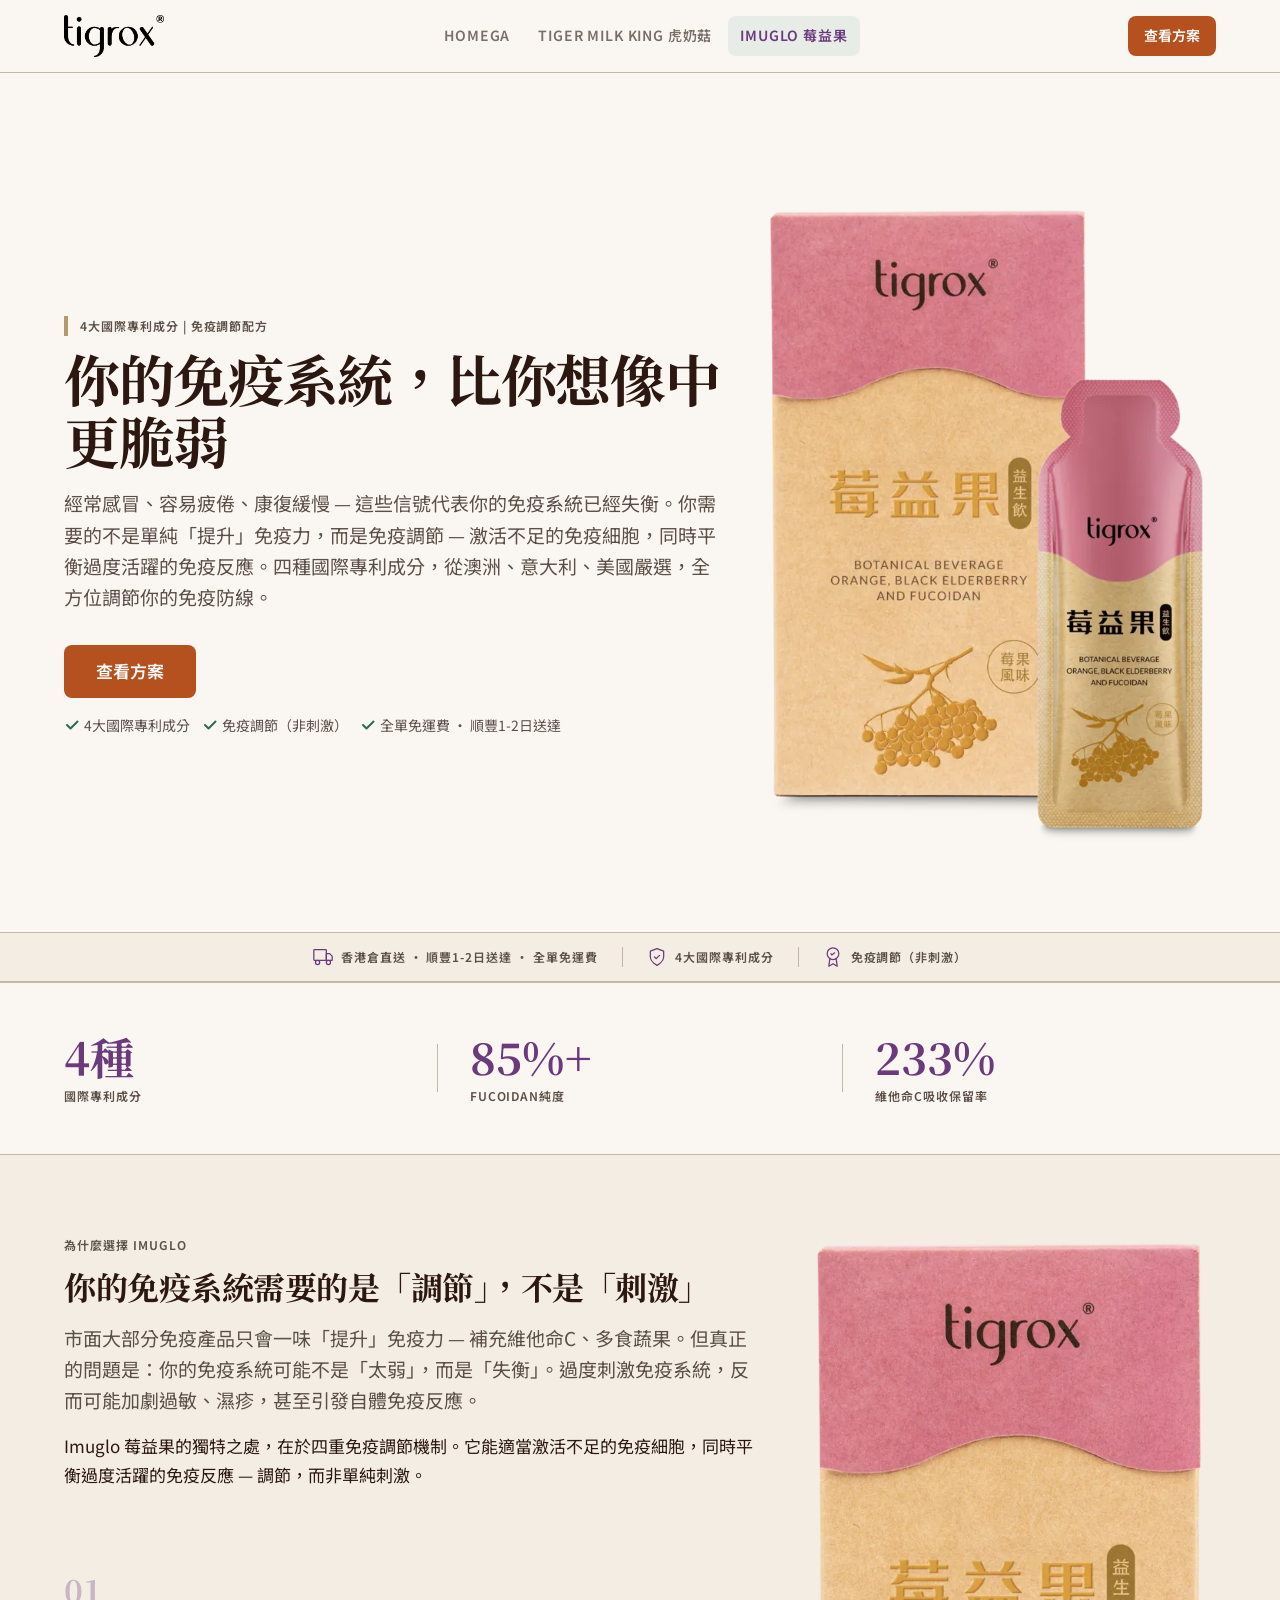
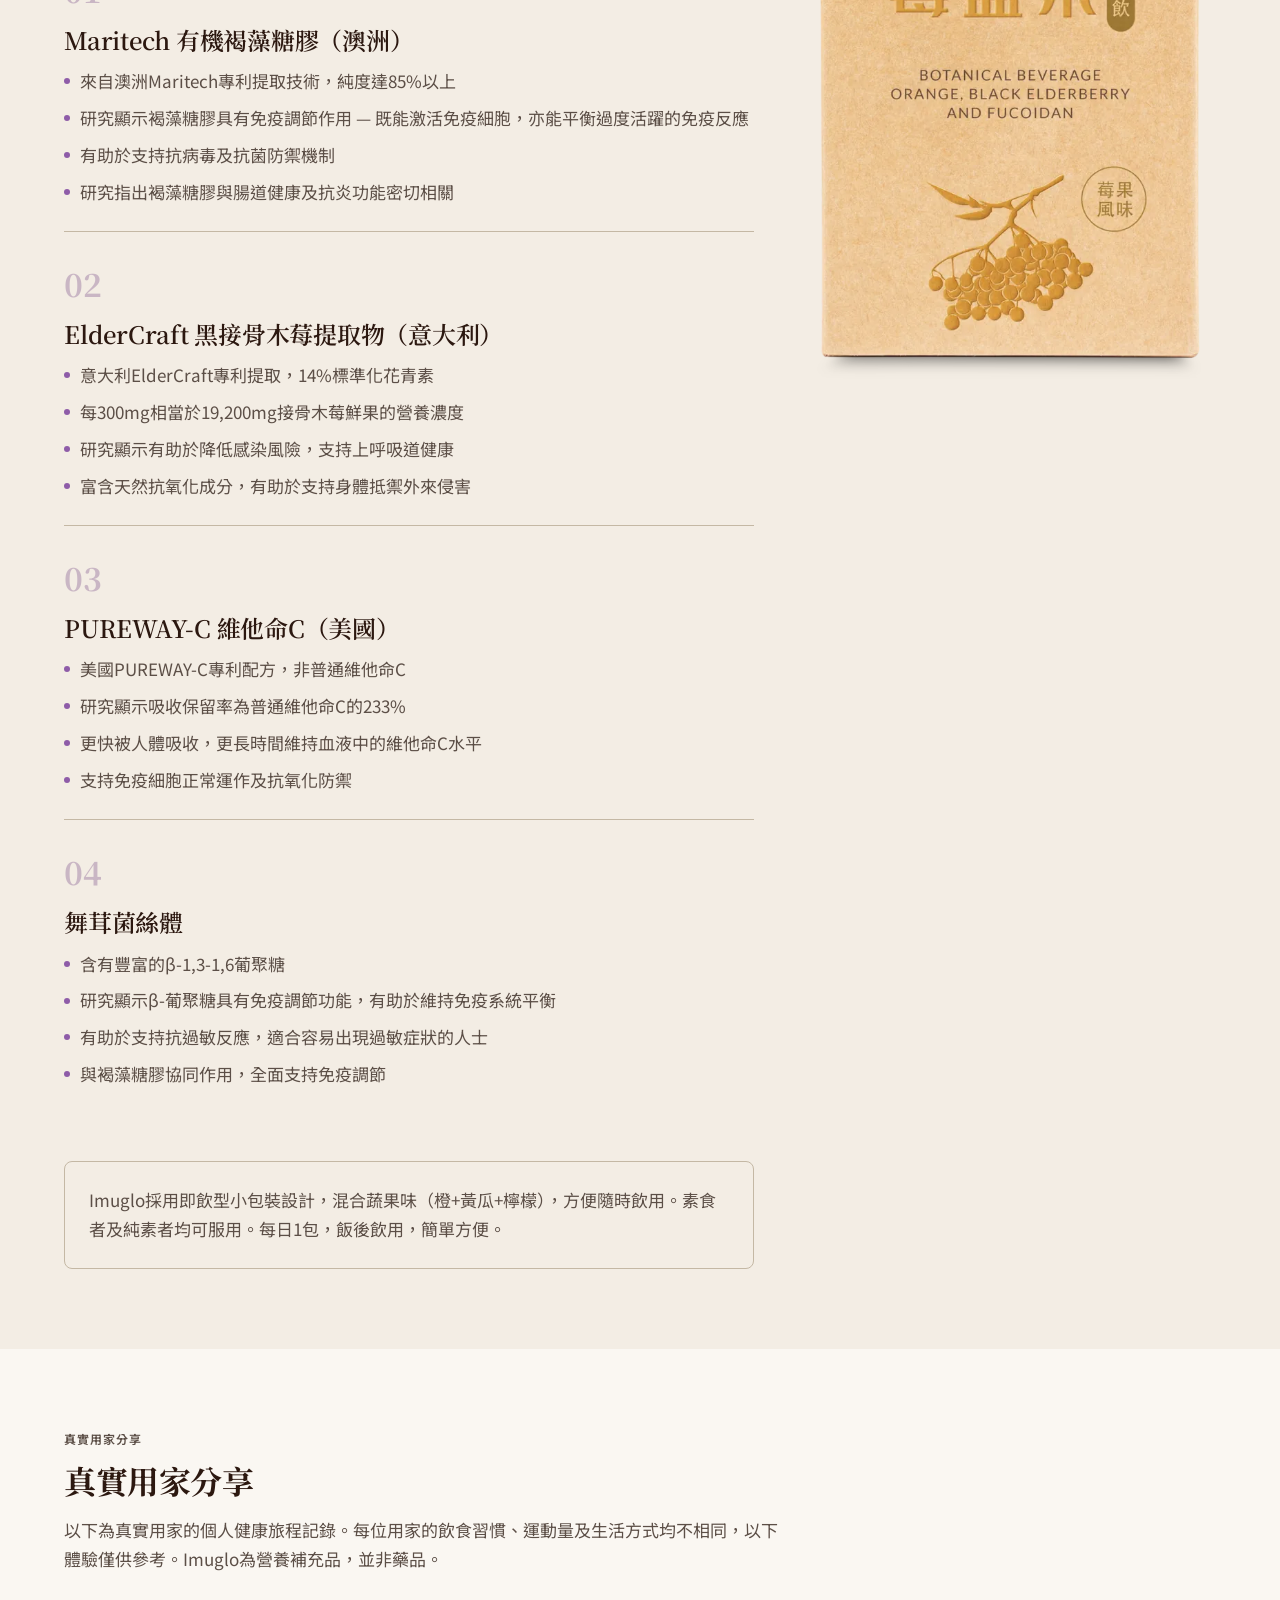
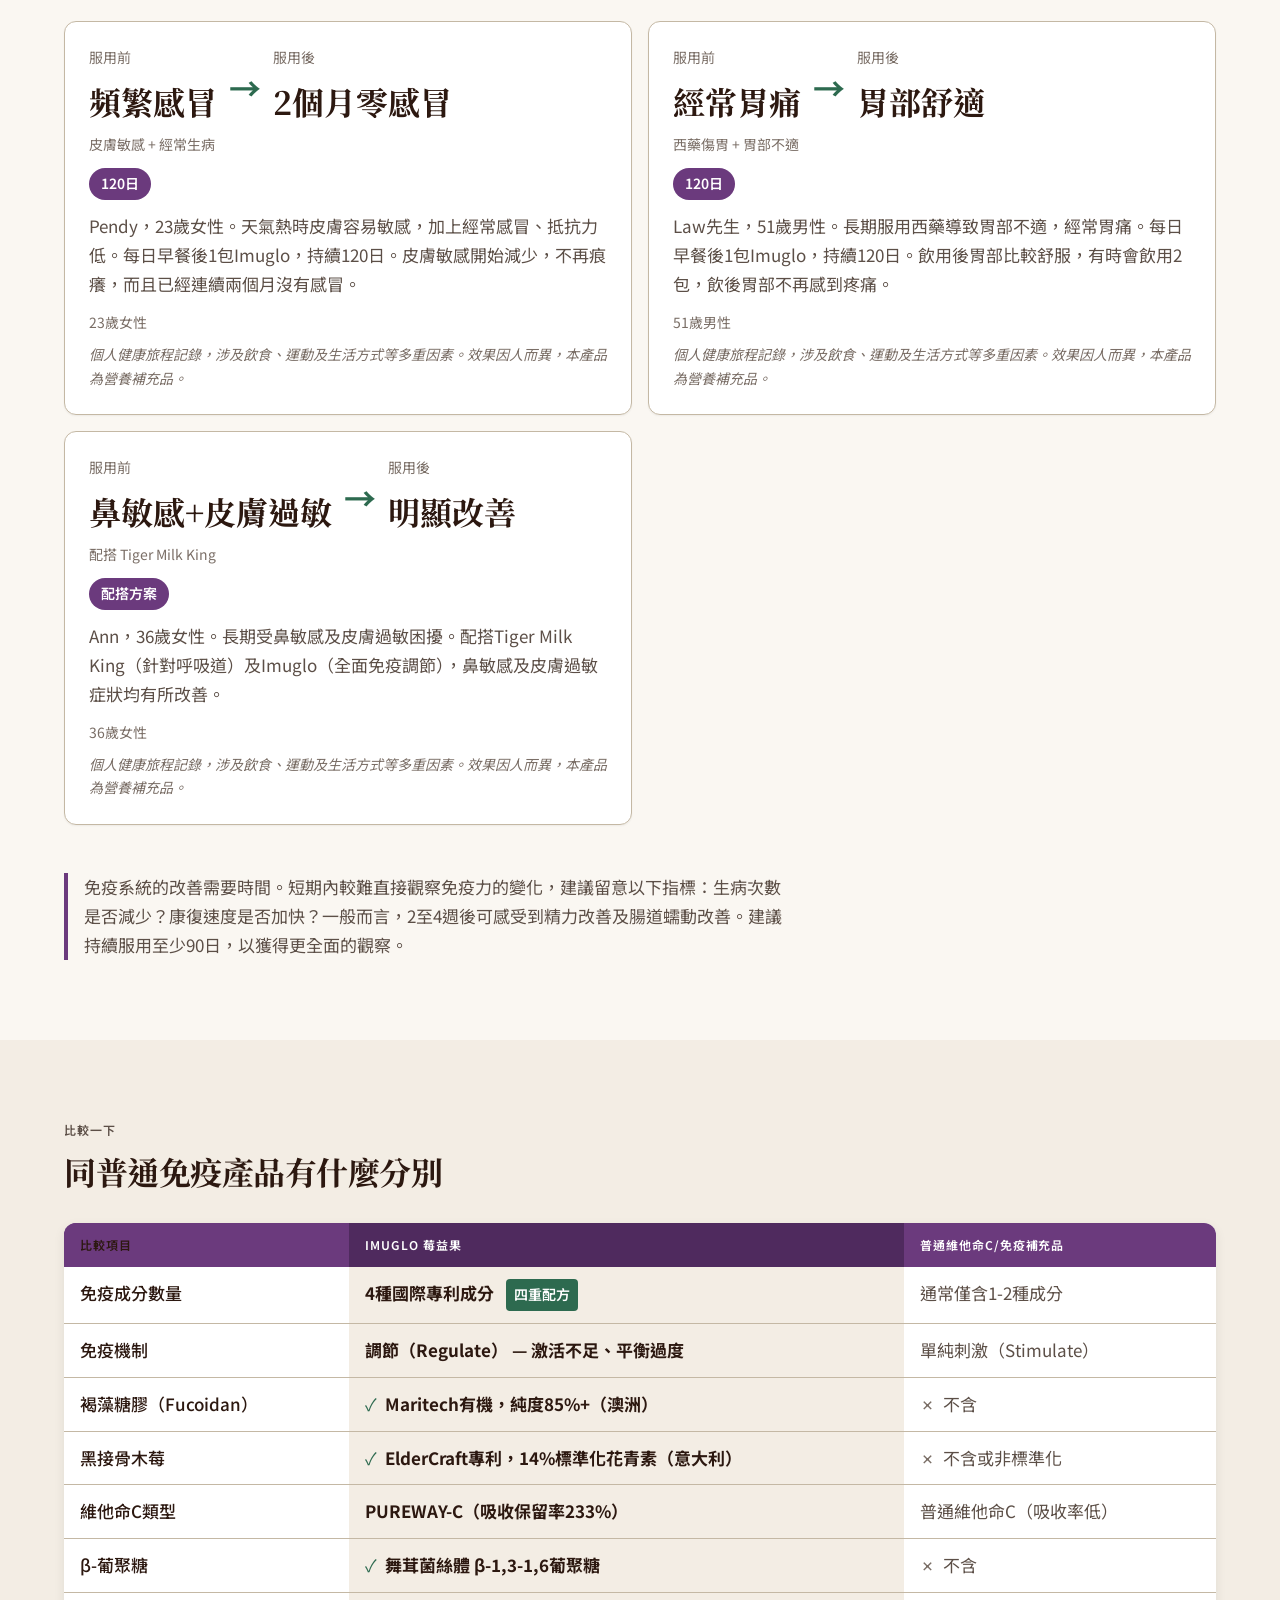
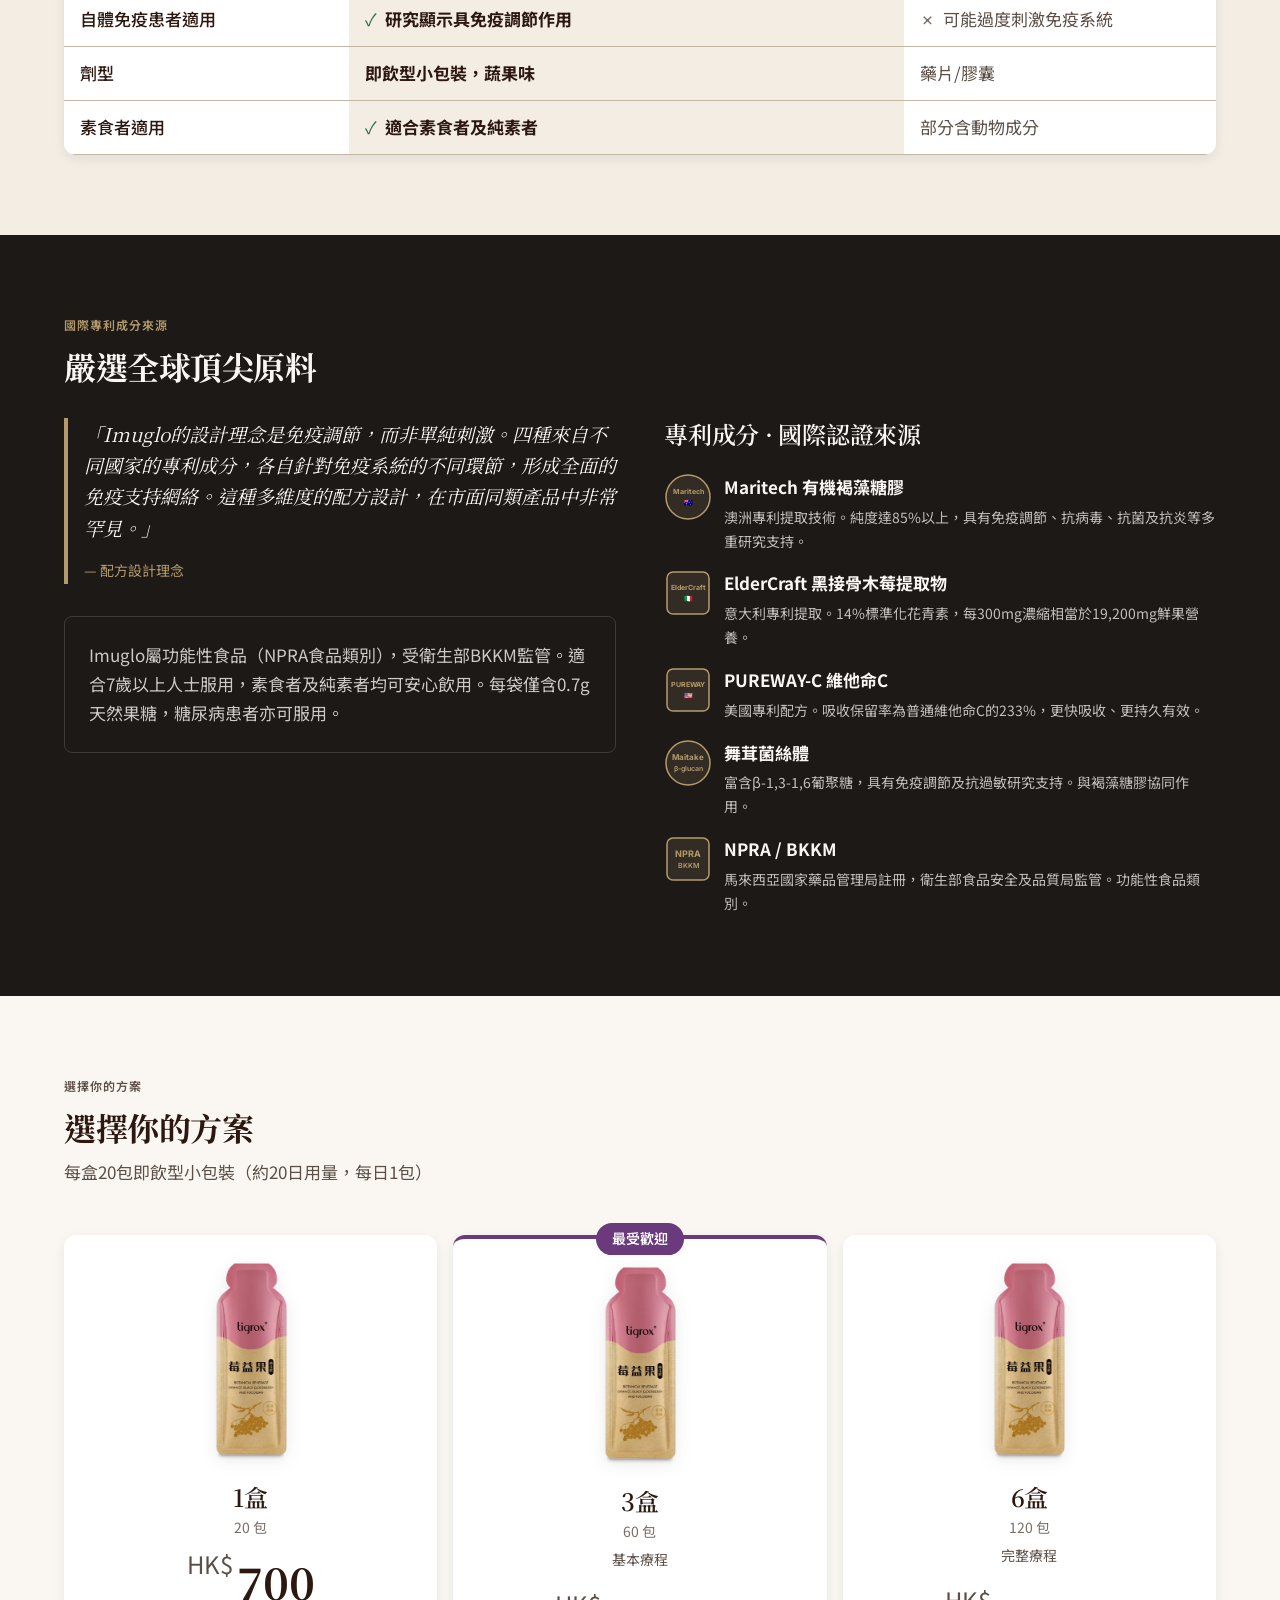
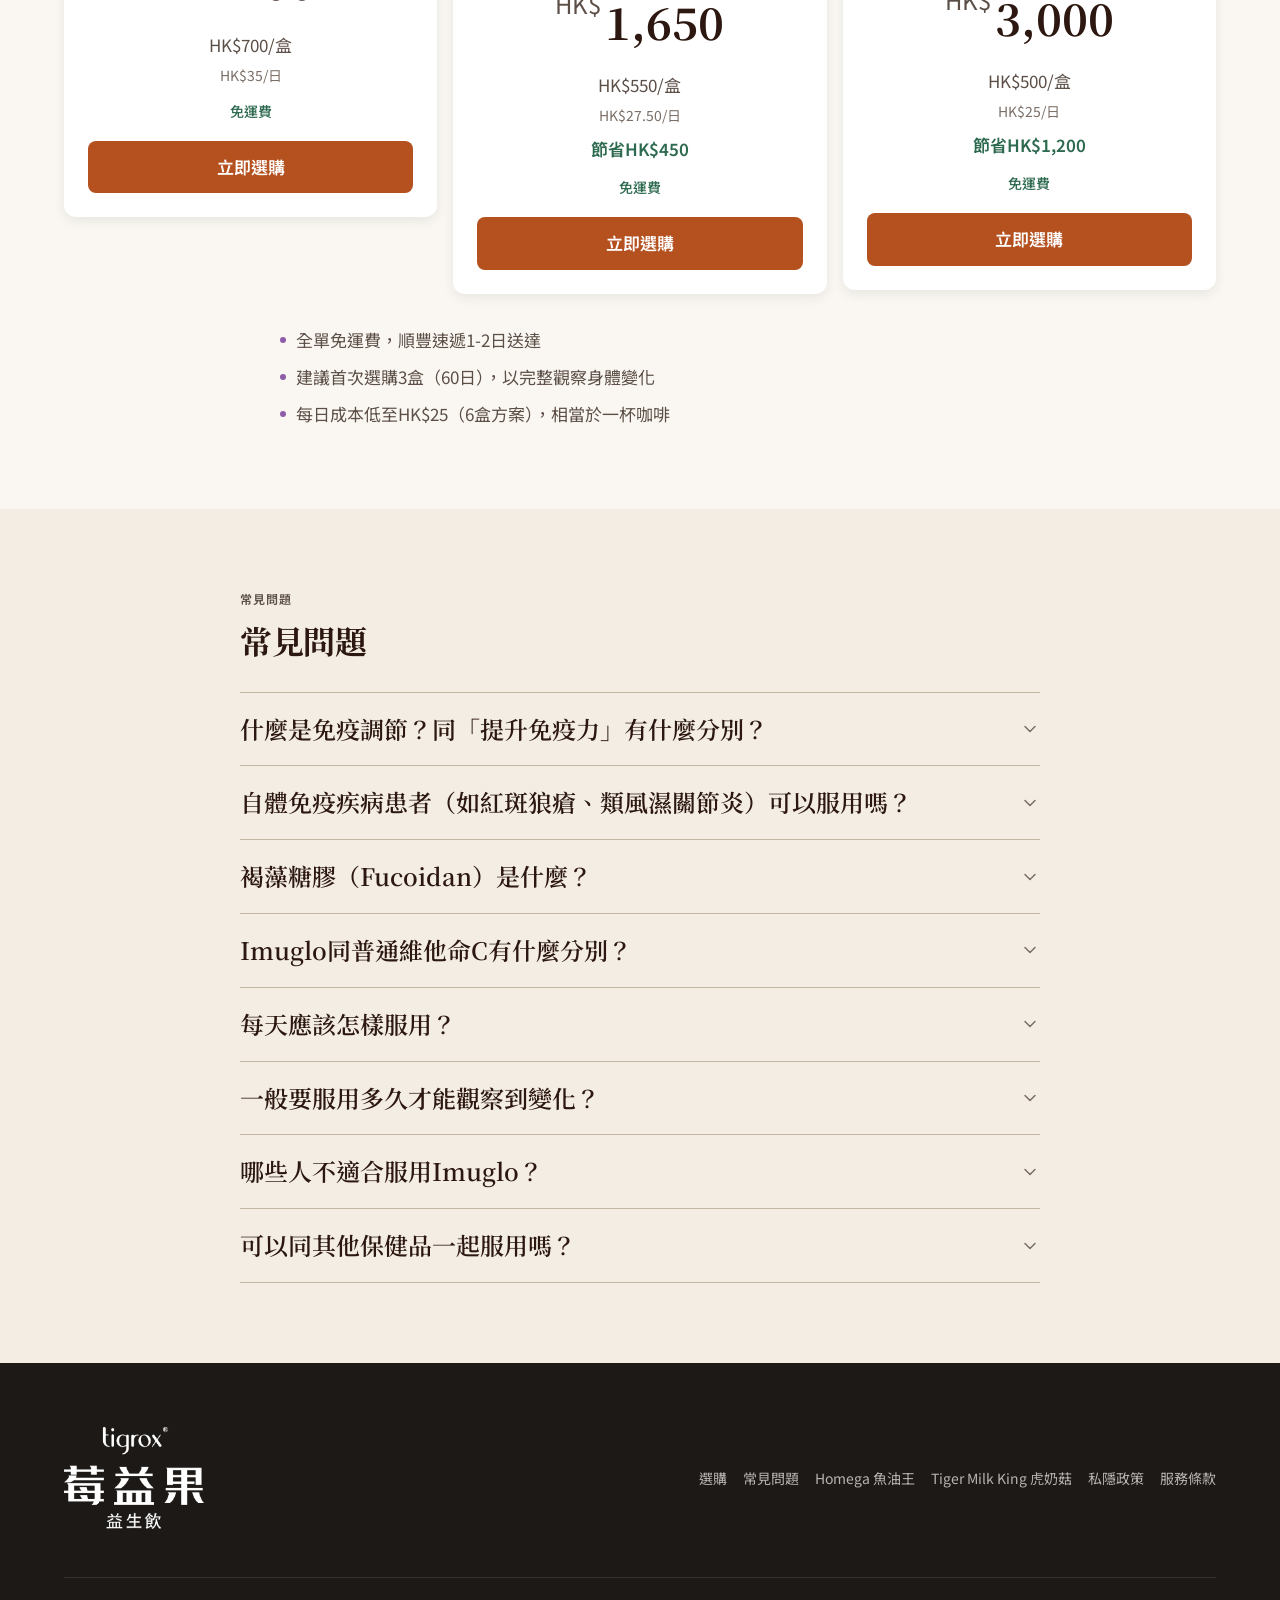
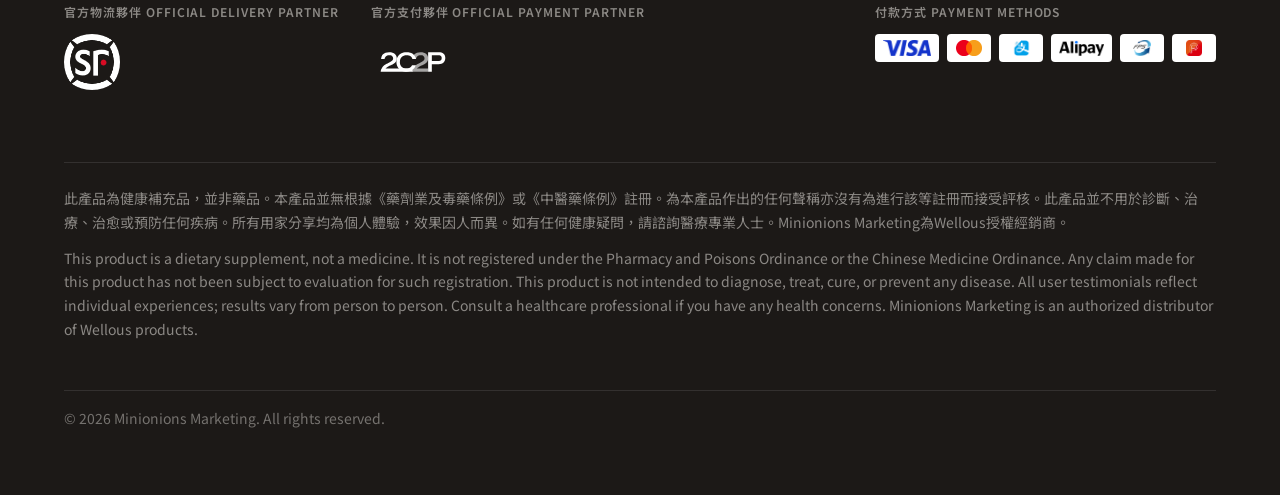
<file: imuglo/index.html>
<!doctype html>
<html lang="zh-Hant-HK" dir="ltr">
<head>
  <meta charset="utf-8">
  <meta name="viewport" content="width=device-width, initial-scale=1.0">
  <meta http-equiv="X-UA-Compatible" content="IE=edge">

  <title>Imuglo 莓益果 | 四重免疫調節配方 | 香港</title>
  <meta name="description" content="Imuglo 莓益果 — 4大國際專利成分，免疫調節而非單純刺激。Maritech有機褐藻糖膠、ElderCraft黑接骨木莓、PUREWAY-C維他命C、舞茸菌絲體。香港直送，免運費優惠。">

  <link rel="canonical" href="https://tigroxglobal.com/imuglo/">
  <link rel="alternate" hreflang="zh-Hant-HK" href="https://tigroxglobal.com/imuglo/" />
  <link rel="alternate" hreflang="x-default" href="https://tigroxglobal.com/imuglo/" />

  <meta property="og:type" content="product">
  <meta property="og:title" content="Imuglo 莓益果 | 四重免疫調節配方 | 香港">
  <meta property="og:description" content="Imuglo 莓益果 — 4大國際專利成分，免疫調節而非單純刺激。Maritech有機褐藻糖膠、ElderCraft黑接骨木莓、PUREWAY-C維他命C、舞茸菌絲體。香港直送，免運費優惠。">
  <meta property="og:url" content="https://tigroxglobal.com/imuglo/">
  <meta property="og:site_name" content="Imuglo 莓益果">
  <meta property="og:image" content="https://tigroxglobal.com/imuglo/images/imu-og.jpg">
  <meta property="og:image:width" content="1200">
  <meta property="og:image:height" content="630">
  <meta property="og:locale" content="zh_Hant_HK">

  <meta name="twitter:card" content="summary_large_image">
  <meta name="twitter:title" content="Imuglo 莓益果 | 四重免疫調節配方 | 香港">
  <meta name="twitter:description" content="Imuglo 莓益果 — 4大國際專利成分，免疫調節而非單純刺激。香港直送，免運費優惠。">
  <meta name="twitter:image" content="https://tigroxglobal.com/imuglo/images/imu-og.jpg">

  <link rel="icon" type="image/png" href="images/favicon.png">

  <!-- Google Analytics (GA4) -->
  <script async src="https://www.googletagmanager.com/gtag/js?id=G-GYFB8NWCDH"></script>
  <script>
    window.dataLayer = window.dataLayer || [];
    function gtag(){dataLayer.push(arguments);}
    gtag('js', new Date());
    // price_mode: d11 while nginx marks the page data-offer="d11" (the 雙11 prices show), else normal
    gtag('config', 'G-GYFB8NWCDH', { price_mode: document.documentElement.getAttribute('data-offer') === 'd11' ? 'd11' : 'normal' });
  </script>

  <!-- Meta Pixel -->
  <script>
    !function(f,b,e,v,n,t,s)
    {if(f.fbq)return;n=f.fbq=function(){n.callMethod?
    n.callMethod.apply(n,arguments):n.queue.push(arguments)};
    if(!f._fbq)f._fbq=n;n.push=n;n.loaded=!0;n.version='2.0';
    n.queue=[];t=b.createElement(e);t.async=!0;
    t.src=v;s=b.getElementsByTagName(e)[0];
    s.parentNode.insertBefore(t,s)}(window, document,'script',
    'https://connect.facebook.net/en_US/fbevents.js');
    fbq('init', '880040134821675');
    fbq('track', 'PageView');
  </script>
  <noscript><img height="1" width="1" style="display:none" src="https://www.facebook.com/tr?id=880040134821675&ev=PageView&noscript=1"/></noscript>
  <!-- Microsoft Clarity: heatmaps + session recordings (form typing masked). Project ytawl62b82 -->
  <script type="text/javascript">
    (function(c,l,a,r,i,t,y){
        c[a]=c[a]||function(){(c[a].q=c[a].q||[]).push(arguments)};
        t=l.createElement(r);t.async=1;t.src="https://www.clarity.ms/tag/"+i;
        y=l.getElementsByTagName(r)[0];y.parentNode.insertBefore(t,y);
    })(window, document, "clarity", "script", "ytawl62b82");
  </script>

  <!-- Font Loading Strategy -->
  <link rel="preconnect" href="https://fonts.googleapis.com">
  <link rel="preconnect" href="https://fonts.gstatic.com" crossorigin>
  <link rel="preload" as="style" href="https://fonts.googleapis.com/css2?family=Noto+Serif+TC:wght@400;600;700&family=Noto+Sans+TC:wght@400;500;600&family=Inter:wght@400;500;600&display=swap">
  <link rel="stylesheet" href="https://fonts.googleapis.com/css2?family=Noto+Serif+TC:wght@400;600;700&family=Noto+Sans+TC:wght@400;500;600&family=Inter:wght@400;500;600&display=swap" media="print" onload="this.media='all'">
  <noscript>
    <link rel="stylesheet" href="https://fonts.googleapis.com/css2?family=Noto+Serif+TC:wght@400;600;700&family=Noto+Sans+TC:wght@400;500;600&family=Inter:wght@400;500;600&display=swap">
  </noscript>

  <!-- Shared styles from parent, then Imuglo color overrides -->
  <link rel="stylesheet" href="../css/design-tokens.css">
  <link rel="stylesheet" href="css/design-tokens.css">
  <link rel="stylesheet" href="../css/base.css">
  <link rel="stylesheet" href="../css/sections.css">
  <!-- 雙11 sale treatment (css/d11.css): every rule sits under <html data-offer="d11">, which nginx adds
       while the sale runs; the heavy face below downloads only while something uses it -->
  <link rel="stylesheet" href="https://fonts.googleapis.com/css2?family=Chiron+Hei+HK:wght@900&text=%E9%9B%99%E5%84%AA%E6%83%A0%E7%B5%90%E5%B8%B3%E8%87%AA%E5%8B%95%E6%B8%9B%E5%83%B9HK%240123456789%2C&display=swap" media="print" onload="this.media='all'">
  <link rel="stylesheet" href="../css/d11.css?v=3">

  <!-- Organization Schema -->
  <script type="application/ld+json">
  {
    "@context": "https://schema.org",
    "@type": "Organization",
    "name": "Minionions Marketing",
    "url": "https://tigroxglobal.com",
    "logo": "https://tigroxglobal.com/imuglo/images/imu-logo-black.png",
    "description": "Official Wellous distributor in Hong Kong. Premium health supplements for immune and cardiovascular wellness.",
    "contactPoint": {
      "@type": "ContactPoint",
      "contactType": "customer service",
      "availableLanguage": ["zh-Hant", "en"]
    }
  }
  </script>

  <!-- BreadcrumbList Schema -->
  <script type="application/ld+json">
  {
    "@context": "https://schema.org",
    "@type": "BreadcrumbList",
    "itemListElement": [
      { "@type": "ListItem", "position": 1, "name": "Home", "item": "https://tigroxglobal.com" },
      { "@type": "ListItem", "position": 2, "name": "Imuglo 莓益果", "item": "https://tigroxglobal.com/imuglo/" }
    ]
  }
  </script>
</head>
<body>
  <a class="sr-only" href="#main-content">跳至主要內容</a>

  <!-- ============================================================
       Site Header
       ============================================================ -->
  <!-- 雙11 (css/d11.css): hidden unless nginx marks the page data-offer="d11" -->
  <p class="d11-bar d11-bar--brand" hidden><b class="d11-gold">雙11優惠</b><span class="d11-bar__sep" aria-hidden="true">·</span><span>3盒起結帳自動減價</span></p>

  <header class="site-header" role="banner">
    <div class="site-header__inner">
      <!-- Brand -->
      <a href="/" class="site-header__brand" aria-label="Tigrox 首頁">
        <img src="images/tigrox-logo-black.png" alt="tigrox" width="100" height="28" class="site-header__brand-logo">
      </a>

      <!-- Product family nav (desktop) -->
      <nav class="site-header__products" aria-label="產品系列">
        <ul class="site-header__product-list">
          <li><a href="../" class="site-header__product-link">HOMEGA</a></li>
          <li><a href="../tiger-milk-king/" class="site-header__product-link">TIGER MILK KING 虎奶菇</a></li>
          <li><a href="./" class="site-header__product-link is-active" aria-current="page">IMUGLO 莓益果</a></li>
        </ul>
      </nav>

      <!-- Actions (desktop) -->
      <div class="site-header__actions">
        <a href="#pricing" class="btn-cta site-header__cta">查看方案</a>
      </div>

      <!-- Hamburger (mobile) -->
      <button class="site-header__menu-toggle" aria-label="開啟選單" aria-expanded="false">
        <svg width="24" height="24" viewBox="0 0 24 24" fill="none" stroke="currentColor" stroke-width="2" stroke-linecap="round">
          <line x1="3" y1="6" x2="21" y2="6"/>
          <line x1="3" y1="12" x2="21" y2="12"/>
          <line x1="3" y1="18" x2="21" y2="18"/>
        </svg>
      </button>
    </div>

    <!-- Mobile menu -->
    <div class="site-header__mobile-menu" aria-hidden="true">
      <!-- Product family -->
      <div class="site-header__mobile-products">
        <p class="site-header__mobile-section-label">產品系列</p>
        <nav aria-label="產品系列">
          <ul>
            <li><a href="../">HOMEGA 魚油王</a></li>
            <li><a href="../tiger-milk-king/">TIGER MILK KING 虎奶菇</a></li>
            <li><a href="./" class="is-active" aria-current="page">IMUGLO 莓益果</a></li>
          </ul>
        </nav>
      </div>

      <!-- Page sections -->
      <div class="site-header__mobile-sections">
        <p class="site-header__mobile-section-label">本頁導覽</p>
        <nav aria-label="頁面導覽">
          <ul>
            <li><a href="#why-heading">配方</a></li>
            <li><a href="#testimonials-heading">用家分享</a></li>
            <li><a href="#faq-heading">常見問題</a></li>
            <li><a href="#pricing">查看方案</a></li>
          </ul>
        </nav>
      </div>
    </div>
  </header>

  <main id="main-content" role="main">

    <!-- ============================================================
         Section 1: Hero
         ============================================================ -->
    <section class="hero bg-primary" aria-label="主頁橫幅">
      <div class="container hero__grid">
        <div class="hero__image">
          <img
            src="images/imu-hero.webp"
            srcset="
              images/imu-hero-400w.webp 400w,
              images/imu-hero-600w.webp 600w,
              images/imu-hero-800w.webp 800w,
              images/imu-hero-1000w.webp 1000w,
              images/imu-hero-1200w.webp 1200w
            "
            sizes="(max-width: 767px) 100vw, 40vw"
            width="800"
            height="800"
            alt="Imuglo 莓益果包裝盒連獨立小包裝 — 四重免疫調節配方"
            loading="eager"
            fetchpriority="high"
          >
        </div>

        <div class="hero__content">
          <p class="hero__overline text-overline">
            4大國際專利成分 | 免疫調節配方
          </p>

          <h1 class="sr-only">Imuglo 莓益果 — 四重免疫調節，調節而非刺激</h1>

          <p class="hero__headline text-display" aria-hidden="true">
            你的免疫系統，比你想像中更脆弱
          </p>

          <p class="hero__subtitle text-body-lg">
            經常感冒、容易疲倦、康復緩慢 — 這些信號代表你的免疫系統已經失衡。你需要的不是單純「提升」免疫力，而是免疫調節 — 激活不足的免疫細胞，同時平衡過度活躍的免疫反應。四種國際專利成分，從澳洲、意大利、美國嚴選，全方位調節你的免疫防線。
          </p>

          <a href="#pricing" class="btn-cta btn-cta--full-mobile hero__cta">
            查看方案
          </a>

          <ul class="hero__trust-row" aria-label="信譽指標">
            <li>
              <svg class="hero__check-icon" width="16" height="16" viewBox="0 0 16 16" fill="none" aria-hidden="true">
                <path d="M13.5 4.5L6.5 11.5L3 8" stroke="var(--color-success)" stroke-width="2" stroke-linecap="round" stroke-linejoin="round"/>
              </svg>
              4大國際專利成分
            </li>
            <li>
              <svg class="hero__check-icon" width="16" height="16" viewBox="0 0 16 16" fill="none" aria-hidden="true">
                <path d="M13.5 4.5L6.5 11.5L3 8" stroke="var(--color-success)" stroke-width="2" stroke-linecap="round" stroke-linejoin="round"/>
              </svg>
              免疫調節（非刺激）
            </li>
            <li>
              <svg class="hero__check-icon" width="16" height="16" viewBox="0 0 16 16" fill="none" aria-hidden="true">
                <path d="M13.5 4.5L6.5 11.5L3 8" stroke="var(--color-success)" stroke-width="2" stroke-linecap="round" stroke-linejoin="round"/>
              </svg>
              全單免運費 · 順豐1-2日送達
            </li>
          </ul>
        </div>
      </div>

      <!-- Product Schema (JSON-LD) -->
      <script type="application/ld+json">
      {
        "@context": "https://schema.org",
        "@type": "Product",
        "name": "Imuglo 莓益果 — 四重免疫調節配方",
        "description": "4大國際專利成分：Maritech有機褐藻糖膠（澳洲）、ElderCraft黑接骨木莓（意大利）、PUREWAY-C維他命C（美國）、舞茸菌絲體。免疫調節而非單純刺激，有助於支持免疫系統平衡。",
        "brand": {
          "@type": "Brand",
          "name": "Imuglo (Tigrox Series by Wellous)"
        },
        "sku": "IMU-20",
        "image": "https://tigroxglobal.com/imuglo/images/imu-hero.webp",
        "offers": {
          "@type": "AggregateOffer",
          "priceCurrency": "HKD",
          "lowPrice": "500",
          "highPrice": "700",
          "offerCount": "3",
          "offers": [
            {
              "@type": "Offer",
              "name": "1盒（20包）",
              "price": "700",
              "priceCurrency": "HKD",
              "availability": "https://schema.org/InStock",
              "url": "https://tigroxglobal.com/imuglo/",
              "shippingDetails": {
                "@type": "OfferShippingDetails",
                "shippingRate": { "@type": "MonetaryAmount", "value": "0", "currency": "HKD" },
                "shippingDestination": { "@type": "DefinedRegion", "addressCountry": "HK" }
              }
            },
            {
              "@type": "Offer",
              "name": "3盒（60包）",
              "price": "1650",
              "priceCurrency": "HKD",
              "availability": "https://schema.org/InStock",
              "url": "https://tigroxglobal.com/imuglo/",
              "shippingDetails": {
                "@type": "OfferShippingDetails",
                "shippingRate": { "@type": "MonetaryAmount", "value": "0", "currency": "HKD" },
                "shippingDestination": { "@type": "DefinedRegion", "addressCountry": "HK" }
              }
            },
            {
              "@type": "Offer",
              "name": "6盒（120包）",
              "price": "3000",
              "priceCurrency": "HKD",
              "availability": "https://schema.org/InStock",
              "url": "https://tigroxglobal.com/imuglo/",
              "shippingDetails": {
                "@type": "OfferShippingDetails",
                "shippingRate": { "@type": "MonetaryAmount", "value": "0", "currency": "HKD" },
                "shippingDestination": { "@type": "DefinedRegion", "addressCountry": "HK" }
              }
            }
          ]
        }
      }
      </script>
    </section>

    <!-- ============================================================
         Section 2: Trust Bar
         ============================================================ -->
    <section class="trust-bar bg-secondary" aria-label="信譽保證">
      <div class="trust-bar__inner">
        <ul class="trust-bar__list">
          <li class="trust-bar__item">
            <svg class="trust-bar__icon" width="20" height="20" viewBox="0 0 24 24" fill="none" stroke="currentColor" stroke-width="1.5" stroke-linecap="round" stroke-linejoin="round" aria-hidden="true">
              <rect x="1" y="3" width="15" height="13" rx="1"/>
              <path d="M16 8h4l3 3v5h-7V8z"/>
              <circle cx="5.5" cy="18.5" r="2.5"/>
              <circle cx="18.5" cy="18.5" r="2.5"/>
            </svg>
            <span>香港倉直送 · 順豐1-2日送達 · 全單免運費</span>
          </li>
          <li class="trust-bar__divider" aria-hidden="true"></li>
          <li class="trust-bar__item">
            <svg class="trust-bar__icon" width="20" height="20" viewBox="0 0 24 24" fill="none" stroke="currentColor" stroke-width="1.5" stroke-linecap="round" stroke-linejoin="round" aria-hidden="true">
              <path d="M12 22s8-4 8-10V5l-8-3-8 3v7c0 6 8 10 8 10z"/>
              <path d="M9 12l2 2 4-4"/>
            </svg>
            <span>4大國際專利成分</span>
          </li>
          <li class="trust-bar__divider" aria-hidden="true"></li>
          <li class="trust-bar__item">
            <svg class="trust-bar__icon" width="20" height="20" viewBox="0 0 24 24" fill="none" stroke="currentColor" stroke-width="1.5" stroke-linecap="round" stroke-linejoin="round" aria-hidden="true">
              <circle cx="12" cy="8" r="7"/>
              <path d="M8.21 13.89L7 23l5-3 5 3-1.21-9.12"/>
              <path d="M9.5 8l1 1.5L14 7"/>
            </svg>
            <span>免疫調節（非刺激）</span>
          </li>
        </ul>
      </div>
    </section>

    <!-- ============================================================
         Section 3: Stats Bar
         ============================================================ -->
    <section class="stats-bar bg-primary" aria-label="關鍵數據">
      <div class="container">
        <div class="stats-bar__grid">
          <div class="stats-bar__item animate-on-scroll">
            <span class="stats-bar__number">4種</span>
            <span class="stats-bar__label text-overline">國際專利成分</span>
          </div>
          <div class="stats-bar__divider" aria-hidden="true"></div>
          <div class="stats-bar__item animate-on-scroll">
            <span class="stats-bar__number">85%+</span>
            <span class="stats-bar__label text-overline">Fucoidan純度</span>
          </div>
          <div class="stats-bar__divider" aria-hidden="true"></div>
          <div class="stats-bar__item animate-on-scroll">
            <span class="stats-bar__number">233%</span>
            <span class="stats-bar__label text-overline">維他命C吸收保留率</span>
          </div>
        </div>
      </div>
    </section>

    <!-- ============================================================
         Section 4: Why Imuglo
         ============================================================ -->
    <section class="why-fish-oil bg-secondary section-padding" aria-labelledby="why-heading">
      <div class="container">
        <div class="why-fish-oil__grid">
          <div class="why-fish-oil__content">
            <p class="text-overline why-fish-oil__overline">為什麼選擇 IMUGLO</p>

            <h2 id="why-heading">你的免疫系統需要的是「調節」，不是「刺激」</h2>

            <p class="text-body-lg why-fish-oil__lead">
              市面大部分免疫產品只會一味「提升」免疫力 — 補充維他命C、多食蔬果。但真正的問題是：你的免疫系統可能不是「太弱」，而是「失衡」。過度刺激免疫系統，反而可能加劇過敏、濕疹，甚至引發自體免疫反應。
            </p>

            <p class="why-fish-oil__transition">
              Imuglo 莓益果的獨特之處，在於四重免疫調節機制。它能適當激活不足的免疫細胞，同時平衡過度活躍的免疫反應 — 調節，而非單純刺激。
            </p>

            <div class="mechanism-cards">
              <!-- Card 1: Fucoidan -->
              <article class="mechanism-card animate-on-scroll">
                <span class="mechanism-card__number">01</span>
                <h3 class="mechanism-card__title">Maritech 有機褐藻糖膠（澳洲）</h3>
                <ul class="mechanism-card__details">
                  <li>來自澳洲Maritech專利提取技術，純度達85%以上</li>
                  <li>研究顯示褐藻糖膠具有免疫調節作用 — 既能激活免疫細胞，亦能平衡過度活躍的免疫反應</li>
                  <li>有助於支持抗病毒及抗菌防禦機制</li>
                  <li>研究指出褐藻糖膠與腸道健康及抗炎功能密切相關</li>
                </ul>
              </article>

              <hr class="mechanism-card__divider" aria-hidden="true">

              <!-- Card 2: Elderberry -->
              <article class="mechanism-card animate-on-scroll">
                <span class="mechanism-card__number">02</span>
                <h3 class="mechanism-card__title">ElderCraft 黑接骨木莓提取物（意大利）</h3>
                <ul class="mechanism-card__details">
                  <li>意大利ElderCraft專利提取，14%標準化花青素</li>
                  <li>每300mg相當於19,200mg接骨木莓鮮果的營養濃度</li>
                  <li>研究顯示有助於降低感染風險，支持上呼吸道健康</li>
                  <li>富含天然抗氧化成分，有助於支持身體抵禦外來侵害</li>
                </ul>
              </article>

              <hr class="mechanism-card__divider" aria-hidden="true">

              <!-- Card 3: PUREWAY-C -->
              <article class="mechanism-card animate-on-scroll">
                <span class="mechanism-card__number">03</span>
                <h3 class="mechanism-card__title">PUREWAY-C 維他命C（美國）</h3>
                <ul class="mechanism-card__details">
                  <li>美國PUREWAY-C專利配方，非普通維他命C</li>
                  <li>研究顯示吸收保留率為普通維他命C的233%</li>
                  <li>更快被人體吸收，更長時間維持血液中的維他命C水平</li>
                  <li>支持免疫細胞正常運作及抗氧化防禦</li>
                </ul>
              </article>

              <hr class="mechanism-card__divider" aria-hidden="true">

              <!-- Card 4: Maitake -->
              <article class="mechanism-card animate-on-scroll">
                <span class="mechanism-card__number">04</span>
                <h3 class="mechanism-card__title">舞茸菌絲體</h3>
                <ul class="mechanism-card__details">
                  <li>含有豐富的β-1,3-1,6葡聚糖</li>
                  <li>研究顯示β-葡聚糖具有免疫調節功能，有助於維持免疫系統平衡</li>
                  <li>有助於支持抗過敏反應，適合容易出現過敏症狀的人士</li>
                  <li>與褐藻糖膠協同作用，全面支持免疫調節</li>
                </ul>
              </article>
            </div>

            <div class="sourcing-callout animate-on-scroll">
              <p>
                Imuglo採用即飲型小包裝設計，混合蔬果味（橙+黃瓜+檸檬），方便隨時飲用。素食者及純素者均可服用。每日1包，飯後飲用，簡單方便。
              </p>
            </div>
          </div>

          <div class="why-fish-oil__visual">
            <img
              src="images/imu-box-front.webp"
              srcset="
                images/imu-box-front-300w.webp 300w,
                images/imu-box-front-450w.webp 450w,
                images/imu-box-front-600w.webp 600w
              "
              sizes="(max-width: 1023px) 100vw, 40vw"
              width="600"
              height="900"
              alt="Imuglo 莓益果包裝正面 — 四重免疫調節配方"
              loading="lazy"
              class="why-fish-oil__img"
            >
          </div>
        </div>
      </div>
    </section>

    <!-- ============================================================
         Section 5: Testimonials
         ============================================================ -->
    <section class="testimonials bg-primary section-padding" aria-labelledby="testimonials-heading">
      <div class="container">
        <p class="text-overline testimonials__overline">真實用家分享</p>

        <h2 id="testimonials-heading">真實用家分享</h2>

        <p class="testimonials__intro">
          以下為真實用家的個人健康旅程記錄。每位用家的飲食習慣、運動量及生活方式均不相同，以下體驗僅供參考。Imuglo為營養補充品，並非藥品。
        </p>

        <div class="testimonials__grid">
          <!-- Testimonial 1 — Pendy (skin + colds) -->
          <article class="testimonial-card animate-on-scroll">
            <div class="testimonial-card__metrics">
              <div class="testimonial-card__metric-pair">
                <div class="testimonial-card__before">
                  <span class="testimonial-card__metric-label text-small">服用前</span>
                  <span class="testimonial-card__metric-value">頻繁感冒</span>
                </div>
                <span class="testimonial-card__arrow" aria-hidden="true">&rarr;</span>
                <div class="testimonial-card__after">
                  <span class="testimonial-card__metric-label text-small">服用後</span>
                  <span class="testimonial-card__metric-value">2個月零感冒</span>
                </div>
              </div>
              <span class="testimonial-card__unit text-small">皮膚敏感 + 經常生病</span>
            </div>
            <span class="testimonial-card__duration-badge">120日</span>
            <p class="testimonial-card__description">
              Pendy，23歲女性。天氣熱時皮膚容易敏感，加上經常感冒、抵抗力低。每日早餐後1包Imuglo，持續120日。皮膚敏感開始減少，不再痕癢，而且已經連續兩個月沒有感冒。
            </p>
            <p class="testimonial-card__attribution text-small">23歲女性</p>
            <p class="testimonial-card__disclaimer text-small">
              <em>個人健康旅程記錄，涉及飲食、運動及生活方式等多重因素。效果因人而異，本產品為營養補充品。</em>
            </p>
          </article>

          <!-- Testimonial 2 — Mr Law (stomach) -->
          <article class="testimonial-card animate-on-scroll">
            <div class="testimonial-card__metrics">
              <div class="testimonial-card__metric-pair">
                <div class="testimonial-card__before">
                  <span class="testimonial-card__metric-label text-small">服用前</span>
                  <span class="testimonial-card__metric-value">經常胃痛</span>
                </div>
                <span class="testimonial-card__arrow" aria-hidden="true">&rarr;</span>
                <div class="testimonial-card__after">
                  <span class="testimonial-card__metric-label text-small">服用後</span>
                  <span class="testimonial-card__metric-value">胃部舒適</span>
                </div>
              </div>
              <span class="testimonial-card__unit text-small">西藥傷胃 + 胃部不適</span>
            </div>
            <span class="testimonial-card__duration-badge">120日</span>
            <p class="testimonial-card__description">
              Law先生，51歲男性。長期服用西藥導致胃部不適，經常胃痛。每日早餐後1包Imuglo，持續120日。飲用後胃部比較舒服，有時會飲用2包，飲後胃部不再感到疼痛。
            </p>
            <p class="testimonial-card__attribution text-small">51歲男性</p>
            <p class="testimonial-card__disclaimer text-small">
              <em>個人健康旅程記錄，涉及飲食、運動及生活方式等多重因素。效果因人而異，本產品為營養補充品。</em>
            </p>
          </article>

          <!-- Testimonial 3 — Ann (TMK + IMU combo) -->
          <article class="testimonial-card animate-on-scroll">
            <div class="testimonial-card__metrics">
              <div class="testimonial-card__metric-pair">
                <div class="testimonial-card__before">
                  <span class="testimonial-card__metric-label text-small">服用前</span>
                  <span class="testimonial-card__metric-value">鼻敏感+皮膚過敏</span>
                </div>
                <span class="testimonial-card__arrow" aria-hidden="true">&rarr;</span>
                <div class="testimonial-card__after">
                  <span class="testimonial-card__metric-label text-small">服用後</span>
                  <span class="testimonial-card__metric-value">明顯改善</span>
                </div>
              </div>
              <span class="testimonial-card__unit text-small">配搭 Tiger Milk King</span>
            </div>
            <span class="testimonial-card__duration-badge">配搭方案</span>
            <p class="testimonial-card__description">
              Ann，36歲女性。長期受鼻敏感及皮膚過敏困擾。配搭Tiger Milk King（針對呼吸道）及Imuglo（全面免疫調節），鼻敏感及皮膚過敏症狀均有所改善。
            </p>
            <p class="testimonial-card__attribution text-small">36歲女性</p>
            <p class="testimonial-card__disclaimer text-small">
              <em>個人健康旅程記錄，涉及飲食、運動及生活方式等多重因素。效果因人而異，本產品為營養補充品。</em>
            </p>
          </article>
        </div>

        <div class="testimonials__context animate-on-scroll">
          <p>
            免疫系統的改善需要時間。短期內較難直接觀察免疫力的變化，建議留意以下指標：生病次數是否減少？康復速度是否加快？一般而言，2至4週後可感受到精力改善及腸道蠕動改善。建議持續服用至少90日，以獲得更全面的觀察。
          </p>
        </div>
      </div>
    </section>

    <!-- ============================================================
         Section 6: Comparison Table
         ============================================================ -->
    <section class="comparison bg-secondary section-padding" aria-labelledby="comparison-heading">
      <div class="container">
        <p class="text-overline comparison__overline">比較一下</p>

        <h2 id="comparison-heading">同普通免疫產品有什麼分別</h2>

        <div class="comparison__table-wrapper">
          <table class="comparison__table" role="table">
            <thead>
              <tr>
                <th class="comparison__feature-header" scope="col">比較項目</th>
                <th class="comparison__homega-header" scope="col">Imuglo 莓益果</th>
                <th class="comparison__generic-header" scope="col">普通維他命C/免疫補充品</th>
              </tr>
            </thead>
            <tbody>
              <tr>
                <td class="comparison__feature">免疫成分數量</td>
                <td class="comparison__homega-cell">
                  <strong>4種國際專利成分</strong>
                  <span class="comparison__badge">四重配方</span>
                </td>
                <td class="comparison__generic-cell">通常僅含1-2種成分</td>
              </tr>
              <tr>
                <td class="comparison__feature">免疫機制</td>
                <td class="comparison__homega-cell"><strong>調節（Regulate） — 激活不足、平衡過度</strong></td>
                <td class="comparison__generic-cell">單純刺激（Stimulate）</td>
              </tr>
              <tr>
                <td class="comparison__feature">褐藻糖膠（Fucoidan）</td>
                <td class="comparison__homega-cell">
                  <span class="comparison__check" aria-hidden="true">&#10003;</span>
                  <strong>Maritech有機，純度85%+（澳洲）</strong>
                </td>
                <td class="comparison__generic-cell">
                  <span class="comparison__cross" aria-hidden="true">&#10007;</span>
                  不含
                </td>
              </tr>
              <tr>
                <td class="comparison__feature">黑接骨木莓</td>
                <td class="comparison__homega-cell">
                  <span class="comparison__check" aria-hidden="true">&#10003;</span>
                  <strong>ElderCraft專利，14%標準化花青素（意大利）</strong>
                </td>
                <td class="comparison__generic-cell">
                  <span class="comparison__cross" aria-hidden="true">&#10007;</span>
                  不含或非標準化
                </td>
              </tr>
              <tr>
                <td class="comparison__feature">維他命C類型</td>
                <td class="comparison__homega-cell">
                  <strong>PUREWAY-C（吸收保留率233%）</strong>
                </td>
                <td class="comparison__generic-cell">普通維他命C（吸收率低）</td>
              </tr>
              <tr>
                <td class="comparison__feature">β-葡聚糖</td>
                <td class="comparison__homega-cell">
                  <span class="comparison__check" aria-hidden="true">&#10003;</span>
                  <strong>舞茸菌絲體 β-1,3-1,6葡聚糖</strong>
                </td>
                <td class="comparison__generic-cell">
                  <span class="comparison__cross" aria-hidden="true">&#10007;</span>
                  不含
                </td>
              </tr>
              <tr>
                <td class="comparison__feature">自體免疫患者適用</td>
                <td class="comparison__homega-cell">
                  <span class="comparison__check" aria-hidden="true">&#10003;</span>
                  <strong>研究顯示具免疫調節作用</strong>
                </td>
                <td class="comparison__generic-cell">
                  <span class="comparison__cross" aria-hidden="true">&#10007;</span>
                  可能過度刺激免疫系統
                </td>
              </tr>
              <tr>
                <td class="comparison__feature">劑型</td>
                <td class="comparison__homega-cell"><strong>即飲型小包裝，蔬果味</strong></td>
                <td class="comparison__generic-cell">藥片/膠囊</td>
              </tr>
              <tr>
                <td class="comparison__feature">素食者適用</td>
                <td class="comparison__homega-cell">
                  <span class="comparison__check" aria-hidden="true">&#10003;</span>
                  <strong>適合素食者及純素者</strong>
                </td>
                <td class="comparison__generic-cell">部分含動物成分</td>
              </tr>
            </tbody>
          </table>
        </div>
      </div>
    </section>

    <!-- ============================================================
         Section 7: Certifications / Patented Sources
         ============================================================ -->
    <section class="nutritionist bg-dark section-padding" aria-labelledby="nutritionist-heading">
      <div class="container">
        <p class="text-overline nutritionist__overline">國際專利成分來源</p>

        <h2 id="nutritionist-heading">嚴選全球頂尖原料</h2>

        <div class="nutritionist__grid">
          <div class="nutritionist__video-col">
            <blockquote class="nutritionist__quote">
              <p>
                「Imuglo的設計理念是免疫調節，而非單純刺激。四種來自不同國家的專利成分，各自針對免疫系統的不同環節，形成全面的免疫支持網絡。這種多維度的配方設計，在市面同類產品中非常罕見。」
              </p>
              <footer class="nutritionist__quote-footer">
                <cite>— 配方設計理念</cite>
              </footer>
            </blockquote>

            <div class="sourcing-callout" style="border-color: rgba(255,255,255,0.15); margin-top: var(--space-5);">
              <p style="color: var(--color-text-on-dark); opacity: 0.8;">
                Imuglo屬功能性食品（NPRA食品類別），受衛生部BKKM監管。適合7歲以上人士服用，素食者及純素者均可安心飲用。每袋僅含0.7g天然果糖，糖尿病患者亦可服用。
              </p>
            </div>
          </div>

          <div class="nutritionist__certs-col">
            <h3 class="nutritionist__certs-heading">專利成分 · 國際認證來源</h3>

            <div class="cert-stack">
              <!-- Maritech (Australia) -->
              <div class="cert-item">
                <div class="cert-item__badge" aria-hidden="true">
                  <svg width="48" height="48" viewBox="0 0 48 48" fill="none">
                    <circle cx="24" cy="24" r="22" fill="var(--color-secondary)" opacity="0.15"/>
                    <circle cx="24" cy="24" r="22" stroke="var(--color-secondary)" stroke-width="1.5"/>
                    <text x="24" y="21" text-anchor="middle" fill="var(--color-secondary)" font-size="7" font-weight="700" font-family="Inter, sans-serif">Maritech</text>
                    <text x="24" y="32" text-anchor="middle" fill="var(--color-secondary)" font-size="7" font-weight="600" font-family="Inter, sans-serif">&#127462;&#127482;</text>
                  </svg>
                </div>
                <div class="cert-item__text">
                  <strong>Maritech 有機褐藻糖膠</strong>
                  <p class="text-small">澳洲專利提取技術。純度達85%以上，具有免疫調節、抗病毒、抗菌及抗炎等多重研究支持。</p>
                </div>
              </div>

              <!-- ElderCraft (Italy) -->
              <div class="cert-item">
                <div class="cert-item__badge" aria-hidden="true">
                  <svg width="48" height="48" viewBox="0 0 48 48" fill="none">
                    <rect x="3" y="3" width="42" height="42" rx="6" fill="var(--color-secondary)" opacity="0.15"/>
                    <rect x="3" y="3" width="42" height="42" rx="6" stroke="var(--color-secondary)" stroke-width="1.5"/>
                    <text x="24" y="21" text-anchor="middle" fill="var(--color-secondary)" font-size="7" font-weight="700" font-family="Inter, sans-serif">ElderCraft</text>
                    <text x="24" y="32" text-anchor="middle" fill="var(--color-secondary)" font-size="7" font-weight="600" font-family="Inter, sans-serif">&#127470;&#127481;</text>
                  </svg>
                </div>
                <div class="cert-item__text">
                  <strong>ElderCraft 黑接骨木莓提取物</strong>
                  <p class="text-small">意大利專利提取。14%標準化花青素，每300mg濃縮相當於19,200mg鮮果營養。</p>
                </div>
              </div>

              <!-- PUREWAY-C (USA) -->
              <div class="cert-item">
                <div class="cert-item__badge" aria-hidden="true">
                  <svg width="48" height="48" viewBox="0 0 48 48" fill="none">
                    <rect x="3" y="3" width="42" height="42" rx="6" fill="var(--color-secondary)" opacity="0.15"/>
                    <rect x="3" y="3" width="42" height="42" rx="6" stroke="var(--color-secondary)" stroke-width="1.5"/>
                    <text x="24" y="21" text-anchor="middle" fill="var(--color-secondary)" font-size="7" font-weight="700" font-family="Inter, sans-serif">PUREWAY</text>
                    <text x="24" y="32" text-anchor="middle" fill="var(--color-secondary)" font-size="7" font-weight="600" font-family="Inter, sans-serif">&#127482;&#127480;</text>
                  </svg>
                </div>
                <div class="cert-item__text">
                  <strong>PUREWAY-C 維他命C</strong>
                  <p class="text-small">美國專利配方。吸收保留率為普通維他命C的233%，更快吸收、更持久有效。</p>
                </div>
              </div>

              <!-- Maitake -->
              <div class="cert-item">
                <div class="cert-item__badge" aria-hidden="true">
                  <svg width="48" height="48" viewBox="0 0 48 48" fill="none">
                    <circle cx="24" cy="24" r="22" fill="var(--color-secondary)" opacity="0.15"/>
                    <circle cx="24" cy="24" r="22" stroke="var(--color-secondary)" stroke-width="1.5"/>
                    <text x="24" y="21" text-anchor="middle" fill="var(--color-secondary)" font-size="8" font-weight="700" font-family="Inter, sans-serif">Maitake</text>
                    <text x="24" y="32" text-anchor="middle" fill="var(--color-secondary)" font-size="7" font-weight="600" font-family="Inter, sans-serif">&#946;-glucan</text>
                  </svg>
                </div>
                <div class="cert-item__text">
                  <strong>舞茸菌絲體</strong>
                  <p class="text-small">富含β-1,3-1,6葡聚糖，具有免疫調節及抗過敏研究支持。與褐藻糖膠協同作用。</p>
                </div>
              </div>

              <!-- NPRA / BKKM -->
              <div class="cert-item">
                <div class="cert-item__badge" aria-hidden="true">
                  <svg width="48" height="48" viewBox="0 0 48 48" fill="none">
                    <rect x="3" y="3" width="42" height="42" rx="6" fill="var(--color-secondary)" opacity="0.15"/>
                    <rect x="3" y="3" width="42" height="42" rx="6" stroke="var(--color-secondary)" stroke-width="1.5"/>
                    <text x="24" y="22" text-anchor="middle" fill="var(--color-secondary)" font-size="9" font-weight="700" font-family="Inter, sans-serif">NPRA</text>
                    <text x="24" y="33" text-anchor="middle" fill="var(--color-secondary)" font-size="7" font-weight="600" font-family="Inter, sans-serif">BKKM</text>
                  </svg>
                </div>
                <div class="cert-item__text">
                  <strong>NPRA / BKKM</strong>
                  <p class="text-small">馬來西亞國家藥品管理局註冊，衛生部食品安全及品質局監管。功能性食品類別。</p>
                </div>
              </div>
            </div>
          </div>
        </div>
      </div>
    </section>

    <!-- ============================================================
         Section 8: Pricing / Bundles
         ============================================================ -->
    <section id="pricing" class="pricing bg-primary section-padding" aria-labelledby="pricing-heading">
      <div class="container">
        <p class="text-overline pricing__overline">選擇你的方案</p>

        <h2 id="pricing-heading">選擇你的方案</h2>

        <p class="pricing__subtitle">
          每盒20包即飲型小包裝（約20日用量，每日1包）
        </p>

        <div class="pricing__grid">
          <!-- Card 1: 1 Box -->
          <article class="pricing-card animate-on-scroll">
            <div class="pricing-card__product-img">
              <img src="images/imu-sachet-thumb.webp" alt="Imuglo 莓益果" width="80" height="160" loading="lazy">
            </div>
            <div class="pricing-card__header">
              <h3 class="pricing-card__title">1盒</h3>
              <p class="pricing-card__capsules text-small">20 包</p>
            </div>
            <div class="pricing-card__price">
              <span class="pricing-card__currency">HK$</span>
              <span class="pricing-card__amount">700</span>
            </div>
            <div class="pricing-card__details">
              <p class="pricing-card__per-box">HK$700/盒</p>
              <p class="pricing-card__per-day text-small">HK$35/日</p>
            </div>
            <div class="pricing-card__shipping">
              <span class="pricing-card__shipping-free">免運費</span>
            </div>
            <a href="https://store.tigroxglobal.com/hk/zh-TW/express/1img" class="btn-cta pricing-card__cta" target="_blank" rel="noopener" data-checkout="1box" data-value="700" data-product="Imuglo">
              立即選購
            </a>
          </article>

          <!-- Card 2: 3 Boxes (Recommended) -->
          <article class="pricing-card pricing-card--recommended animate-on-scroll" data-d11-off="111">
            <span class="pricing-card__badge">最受歡迎</span>
            <div class="pricing-card__product-img">
              <img src="images/imu-sachet-thumb.webp" alt="Imuglo 莓益果" width="80" height="160" loading="lazy">
            </div>
            <div class="pricing-card__header">
              <h3 class="pricing-card__title">3盒</h3>
              <p class="pricing-card__capsules text-small">60 包</p>
              <p class="pricing-card__plan-label text-small">基本療程</p>
            </div>
            <p class="pricing-card__original-price d11-was" hidden><s>平時 HK$1,650</s></p>
            <div class="pricing-card__price">
              <span class="pricing-card__currency">HK$</span>
              <span class="pricing-card__amount"><span class="d11-n">1,650</span><span class="d11-y" hidden>1,539</span></span>
            </div>
            <div class="pricing-card__details">
              <p class="pricing-card__per-box"><span class="d11-n">HK$550/盒</span><span class="d11-y" hidden>HK$513/盒</span></p>
              <p class="pricing-card__per-day text-small"><span class="d11-n">HK$27.50/日</span><span class="d11-y" hidden>HK$25.65/日</span></p>
              <p class="pricing-card__savings"><span class="d11-n">節省HK$450</span></p>
            </div>
            <div class="pricing-card__shipping">
              <span class="pricing-card__shipping-free">免運費</span>
            </div>
            <a href="https://store.tigroxglobal.com/hk/zh-TW/express/3img" class="btn-cta pricing-card__cta" target="_blank" rel="noopener" data-checkout="3box" data-value="1650" data-d11-value="1539" data-product="Imuglo">
              立即選購
            </a>
          </article>

          <!-- Card 3: 6 Boxes -->
          <article class="pricing-card animate-on-scroll" data-d11-off="222">
            <div class="pricing-card__product-img">
              <img src="images/imu-sachet-thumb.webp" alt="Imuglo 莓益果" width="80" height="160" loading="lazy">
            </div>
            <div class="pricing-card__header">
              <h3 class="pricing-card__title">6盒</h3>
              <p class="pricing-card__capsules text-small">120 包</p>
              <p class="pricing-card__plan-label text-small">完整療程</p>
            </div>
            <p class="pricing-card__original-price d11-was" hidden><s>平時 HK$3,000</s></p>
            <div class="pricing-card__price">
              <span class="pricing-card__currency">HK$</span>
              <span class="pricing-card__amount"><span class="d11-n">3,000</span><span class="d11-y" hidden>2,778</span></span>
            </div>
            <div class="pricing-card__details">
              <p class="pricing-card__per-box"><span class="d11-n">HK$500/盒</span><span class="d11-y" hidden>HK$463/盒</span></p>
              <p class="pricing-card__per-day text-small"><span class="d11-n">HK$25/日</span><span class="d11-y" hidden>HK$23.15/日</span></p>
              <p class="pricing-card__savings"><span class="d11-n">節省HK$1,200</span></p>
            </div>
            <div class="pricing-card__shipping">
              <span class="pricing-card__shipping-free">免運費</span>
            </div>
            <a href="https://store.tigroxglobal.com/hk/zh-TW/express/6img" class="btn-cta pricing-card__cta" target="_blank" rel="noopener" data-checkout="6box" data-value="3000" data-d11-value="2778" data-product="Imuglo">
              立即選購
            </a>
          </article>
        </div>

        <div class="pricing__notes">
          <ul>
            <li>全單免運費，順豐速遞1-2日送達</li>
            <li>建議首次選購3盒（60日），以完整觀察身體變化</li>
            <li>每日成本低至<span class="d11-n">HK$25</span><span class="d11-y" hidden>HK$23.15</span>（6盒方案），相當於一杯咖啡</li>
          </ul>
        </div>
      </div>
    </section>

    <!-- ============================================================
         Section 9: FAQ
         ============================================================ -->
    <section class="faq bg-secondary section-padding" aria-labelledby="faq-heading">
      <div class="container">
        <div class="faq__inner">
          <p class="text-overline faq__overline">常見問題</p>

          <h2 id="faq-heading">常見問題</h2>

          <div class="faq__list" role="list">
            <!-- Q1 -->
            <details class="faq__item" role="listitem">
              <summary class="faq__question">
                <span>什麼是免疫調節？同「提升免疫力」有什麼分別？</span>
                <svg class="faq__chevron" width="20" height="20" viewBox="0 0 20 20" fill="none" aria-hidden="true">
                  <path d="M5 7.5L10 12.5L15 7.5" stroke="currentColor" stroke-width="1.5" stroke-linecap="round" stroke-linejoin="round"/>
                </svg>
              </summary>
              <div class="faq__answer">
                <p>大部分免疫產品只是單純「提升」或「刺激」免疫系統，例如補充大量維他命C。但免疫系統不是越強越好 — 過度活躍的免疫反應可能導致過敏、濕疹，甚至自體免疫疾病。免疫調節的意思是：當免疫力不足時加以激活，當免疫反應過度時加以平衡。Imuglo含有的褐藻糖膠及舞茸β-葡聚糖，研究顯示它們具有雙向調節免疫系統的功能，而非單純刺激。</p>
              </div>
            </details>

            <!-- Q2 -->
            <details class="faq__item" role="listitem">
              <summary class="faq__question">
                <span>自體免疫疾病患者（如紅斑狼瘡、類風濕關節炎）可以服用嗎？</span>
                <svg class="faq__chevron" width="20" height="20" viewBox="0 0 20 20" fill="none" aria-hidden="true">
                  <path d="M5 7.5L10 12.5L15 7.5" stroke="currentColor" stroke-width="1.5" stroke-linecap="round" stroke-linejoin="round"/>
                </svg>
              </summary>
              <div class="faq__answer">
                <p>研究顯示褐藻糖膠具有免疫調節作用，而非單純刺激免疫系統。SLE（紅斑狼瘡）、類風濕關節炎、1型糖尿病等自體免疫疾病患者一般可以服用。正在服用免疫抑制劑的患者，建議調整為每2天1包，並留意身體反應，如有惡化應立即停止服用。器官移植後正在服用免疫抑制劑的人士則不建議服用，因為可能會對抗免疫抑制效果。如有疑問，建議諮詢主診醫生。</p>
                <p class="text-small" style="color: var(--color-text-muted); font-style: italic;">以上資訊僅供參考，不構成醫療建議。如有任何健康疑問，請諮詢醫療專業人士。</p>
              </div>
            </details>

            <!-- Q3 -->
            <details class="faq__item" role="listitem">
              <summary class="faq__question">
                <span>褐藻糖膠（Fucoidan）是什麼？</span>
                <svg class="faq__chevron" width="20" height="20" viewBox="0 0 20 20" fill="none" aria-hidden="true">
                  <path d="M5 7.5L10 12.5L15 7.5" stroke="currentColor" stroke-width="1.5" stroke-linecap="round" stroke-linejoin="round"/>
                </svg>
              </summary>
              <div class="faq__answer">
                <p>褐藻糖膠是一種從褐色海藻中提取的天然多醣體。Imuglo採用澳洲Maritech專利有機提取技術，純度達85%以上。國際間有大量研究探討褐藻糖膠與免疫系統的關係，研究顯示它能夠同時激活免疫細胞及平衡過度活躍的免疫反應，具有免疫調節、抗病毒、抗菌及抗炎等多方面的研究支持。</p>
              </div>
            </details>

            <!-- Q4 -->
            <details class="faq__item" role="listitem">
              <summary class="faq__question">
                <span>Imuglo同普通維他命C有什麼分別？</span>
                <svg class="faq__chevron" width="20" height="20" viewBox="0 0 20 20" fill="none" aria-hidden="true">
                  <path d="M5 7.5L10 12.5L15 7.5" stroke="currentColor" stroke-width="1.5" stroke-linecap="round" stroke-linejoin="round"/>
                </svg>
              </summary>
              <div class="faq__answer">
                <p>Imuglo並非維他命C產品。它含有4種免疫調節成分，維他命C只是其中之一。而且Imuglo採用的是美國PUREWAY-C專利配方，吸收保留率為普通維他命C的233%，效果遠非普通維他命C可比。更重要的是，單靠維他命C無法達到免疫調節的效果 — 你需要褐藻糖膠、接骨木莓及β-葡聚糖等多種成分的協同作用，才能真正調節免疫系統的平衡。</p>
              </div>
            </details>

            <!-- Q5 -->
            <details class="faq__item" role="listitem">
              <summary class="faq__question">
                <span>每天應該怎樣服用？</span>
                <svg class="faq__chevron" width="20" height="20" viewBox="0 0 20 20" fill="none" aria-hidden="true">
                  <path d="M5 7.5L10 12.5L15 7.5" stroke="currentColor" stroke-width="1.5" stroke-linecap="round" stroke-linejoin="round"/>
                </svg>
              </summary>
              <div class="faq__answer">
                <p>每日1包，飯後飲用即可。胃部敏感者建議飯後服用，一般人士亦可空腹飲用。Imuglo為即飲型小包裝，混合蔬果味（橙+黃瓜+檸檬），無需沖泡，撕開即飲。每盒20包，以每日1包計算可服用約20日。</p>
              </div>
            </details>

            <!-- Q6 -->
            <details class="faq__item" role="listitem">
              <summary class="faq__question">
                <span>一般要服用多久才能觀察到變化？</span>
                <svg class="faq__chevron" width="20" height="20" viewBox="0 0 20 20" fill="none" aria-hidden="true">
                  <path d="M5 7.5L10 12.5L15 7.5" stroke="currentColor" stroke-width="1.5" stroke-linecap="round" stroke-linejoin="round"/>
                </svg>
              </summary>
              <div class="faq__answer">
                <p>免疫系統的改善較難在短期內直接觀察。建議留意以下指標：生病次數是否減少？康復速度是否加快？精力是否改善？一般而言，持續服用2至4週後，可以感受到精力改善及腸道蠕動改善。建議持續服用至少90日（3盒），以獲得更全面的觀察。</p>
                <p class="text-small" style="color: var(--color-text-muted); font-style: italic;">營養補充品的效果因人而異，受飲食、運動及生活方式等多重因素影響。</p>
              </div>
            </details>

            <!-- Q7 -->
            <details class="faq__item" role="listitem">
              <summary class="faq__question">
                <span>哪些人不適合服用Imuglo？</span>
                <svg class="faq__chevron" width="20" height="20" viewBox="0 0 20 20" fill="none" aria-hidden="true">
                  <path d="M5 7.5L10 12.5L15 7.5" stroke="currentColor" stroke-width="1.5" stroke-linecap="round" stroke-linejoin="round"/>
                </svg>
              </summary>
              <div class="faq__answer">
                <p>以下人士不建議服用：器官移植後正在服用免疫抑制劑者、正在服用華法林者、對海藻/接骨木莓/蘑菇過敏者、孕婦及哺乳期婦女、7歲以下兒童。7歲以上兒童可正常服用（每日1包）。糖尿病患者可以服用，每袋僅含0.7g天然果糖。如有任何疑問，建議諮詢醫療專業人士。</p>
              </div>
            </details>

            <!-- Q8 -->
            <details class="faq__item" role="listitem">
              <summary class="faq__question">
                <span>可以同其他保健品一起服用嗎？</span>
                <svg class="faq__chevron" width="20" height="20" viewBox="0 0 20 20" fill="none" aria-hidden="true">
                  <path d="M5 7.5L10 12.5L15 7.5" stroke="currentColor" stroke-width="1.5" stroke-linecap="round" stroke-linejoin="round"/>
                </svg>
              </summary>
              <div class="faq__answer">
                <p>可以。Imuglo作為功能性食品，一般可與其他保健品配搭服用。特別推薦與Tiger Milk King（虎乳芝）配搭 — Imuglo負責全面免疫調節，Tiger Milk King則專注於肺部及呼吸道健康。這個組合特別適合經常感冒、有鼻敏感或呼吸道問題的人士。如正在服用處方藥物，建議諮詢醫生。</p>
              </div>
            </details>
          </div>
        </div>
      </div>

      <!-- FAQPage Schema (JSON-LD) -->
      <script type="application/ld+json">
      {
        "@context": "https://schema.org",
        "@type": "FAQPage",
        "mainEntity": [
          {
            "@type": "Question",
            "name": "什麼是免疫調節？同「提升免疫力」有什麼分別？",
            "acceptedAnswer": {
              "@type": "Answer",
              "text": "大部分免疫產品只是單純「提升」或「刺激」免疫系統。但免疫系統不是越強越好 — 過度活躍的免疫反應可能導致過敏、濕疹，甚至自體免疫疾病。免疫調節的意思是：當免疫力不足時加以激活，當免疫反應過度時加以平衡。Imuglo含有的褐藻糖膠及舞茸β-葡聚糖，研究顯示它們具有雙向調節免疫系統的功能。"
            }
          },
          {
            "@type": "Question",
            "name": "自體免疫疾病患者（如紅斑狼瘡、類風濕關節炎）可以服用嗎？",
            "acceptedAnswer": {
              "@type": "Answer",
              "text": "研究顯示褐藻糖膠具有免疫調節作用，而非單純刺激免疫系統。SLE、類風濕關節炎、1型糖尿病等自體免疫疾病患者一般可以服用。正在服用免疫抑制劑的患者，建議調整為每2天1包。器官移植後正在服用免疫抑制劑的人士則不建議服用。如有疑問，建議諮詢主診醫生。"
            }
          },
          {
            "@type": "Question",
            "name": "褐藻糖膠（Fucoidan）是什麼？",
            "acceptedAnswer": {
              "@type": "Answer",
              "text": "褐藻糖膠是一種從褐色海藻中提取的天然多醣體。Imuglo採用澳洲Maritech專利有機提取技術，純度達85%以上。研究顯示它能夠同時激活免疫細胞及平衡過度活躍的免疫反應，具有免疫調節、抗病毒、抗菌及抗炎等多方面的研究支持。"
            }
          },
          {
            "@type": "Question",
            "name": "Imuglo同普通維他命C有什麼分別？",
            "acceptedAnswer": {
              "@type": "Answer",
              "text": "Imuglo並非維他命C產品。它含有4種免疫調節成分，維他命C只是其中之一。Imuglo採用美國PUREWAY-C專利配方，吸收保留率為普通維他命C的233%。單靠維他命C無法達到免疫調節的效果，需要多種成分的協同作用才能真正調節免疫系統的平衡。"
            }
          },
          {
            "@type": "Question",
            "name": "每天應該怎樣服用？",
            "acceptedAnswer": {
              "@type": "Answer",
              "text": "每日1包，飯後飲用即可。即飲型小包裝，混合蔬果味，無需沖泡。每盒20包，約20日用量。"
            }
          },
          {
            "@type": "Question",
            "name": "一般要服用多久才能觀察到變化？",
            "acceptedAnswer": {
              "@type": "Answer",
              "text": "免疫系統的改善較難在短期內直接觀察。2至4週後可感受到精力改善及腸道蠕動改善。建議持續服用至少90日以獲得更全面的觀察。"
            }
          },
          {
            "@type": "Question",
            "name": "哪些人不適合服用Imuglo？",
            "acceptedAnswer": {
              "@type": "Answer",
              "text": "器官移植後正在服用免疫抑制劑者、正在服用華法林者、對海藻/接骨木莓/蘑菇過敏者、孕婦及哺乳期婦女、7歲以下兒童不建議服用。糖尿病患者可以服用，每袋僅含0.7g天然果糖。"
            }
          },
          {
            "@type": "Question",
            "name": "可以同其他保健品一起服用嗎？",
            "acceptedAnswer": {
              "@type": "Answer",
              "text": "可以。特別推薦與Tiger Milk King配搭，Imuglo負責全面免疫調節，Tiger Milk King專注肺部及呼吸道健康。如正在服用處方藥物，建議諮詢醫生。"
            }
          }
        ]
      }
      </script>
    </section>

    <!-- ============================================================
         Section 10: Footer
         ============================================================ -->
    <footer class="site-footer bg-dark" role="contentinfo">
      <div class="container site-footer__inner">
        <div class="site-footer__top">
          <div class="site-footer__brand">
            <img
              src="images/imu-logo-white.png"
              alt="Imuglo"
              width="140"
              height="40"
              loading="lazy"
              class="site-footer__logo"
            >
          </div>

          <nav class="site-footer__nav" aria-label="頁腳導覽">
            <ul>
              <li><a href="#pricing">選購</a></li>
              <li><a href="#faq-heading">常見問題</a></li>
              <li><a href="../">Homega 魚油王</a></li>
              <li><a href="../tiger-milk-king/">Tiger Milk King 虎奶菇</a></li>
              <li><a href="/policies/privacy-policy">私隱政策</a></li>
              <li><a href="/policies/terms-of-service">服務條款</a></li>
            </ul>
          </nav>
        </div>

        <div class="site-footer__partners">
          <div class="site-footer__partner-group">
            <p class="site-footer__partner-label">官方物流夥伴 Official Delivery Partner</p>
            <div class="site-footer__partner-logos">
              <span class="site-footer__partner-badge">
                <img src="../images/logo-sf-express-white.png" alt="SF Express 順豐速運" height="40">
              </span>
            </div>
          </div>
          <div class="site-footer__partner-group">
            <p class="site-footer__partner-label">官方支付夥伴 Official Payment Partner</p>
            <div class="site-footer__partner-logos">
              <span class="site-footer__partner-badge">
                <img src="../images/logo-2c2p-white.svg" alt="2C2P" height="40">
              </span>
            </div>
          </div>
          <div class="site-footer__partner-group">
            <p class="site-footer__partner-label">付款方式 Payment Methods</p>
            <div class="site-footer__payment-methods">
              <span class="site-footer__payment-icon">
                <img src="../images/pay-visa.png" alt="Visa" height="16">
              </span>
              <span class="site-footer__payment-icon">
                <img src="../images/pay-mastercard.png" alt="Mastercard" height="16">
              </span>
              <span class="site-footer__payment-icon">
                <img src="../images/pay-alipay-hk.png" alt="Alipay HK" height="16">
              </span>
              <span class="site-footer__payment-icon">
                <img src="../images/pay-alipay.png" alt="支付寶" height="16">
              </span>
              <span class="site-footer__payment-icon">
                <img src="../images/pay-fps.png" alt="FPS 轉數快" height="16">
              </span>
              <span class="site-footer__payment-icon">
                <img src="../images/pay-payme.png" alt="PayMe" height="16">
              </span>
            </div>
          </div>
        </div>

        <div class="site-footer__disclaimer">
          <p class="text-small">
            此產品為健康補充品，並非藥品。本產品並無根據《藥劑業及毒藥條例》或《中醫藥條例》註冊。為本產品作出的任何聲稱亦沒有為進行該等註冊而接受評核。此產品並不用於診斷、治療、治愈或預防任何疾病。所有用家分享均為個人體驗，效果因人而異。如有任何健康疑問，請諮詢醫療專業人士。Minionions Marketing為Wellous授權經銷商。
          </p>
          <p class="text-small">
            This product is a dietary supplement, not a medicine. It is not registered under the Pharmacy and Poisons Ordinance or the Chinese Medicine Ordinance. Any claim made for this product has not been subject to evaluation for such registration. This product is not intended to diagnose, treat, cure, or prevent any disease. All user testimonials reflect individual experiences; results vary from person to person. Consult a healthcare professional if you have any health concerns. Minionions Marketing is an authorized distributor of Wellous products.
          </p>
        </div>

        <div class="site-footer__bottom">
          <p class="text-small">&copy; 2026 Minionions Marketing. All rights reserved.</p>
        </div>
      </div>
    </footer>

  </main>

  <!-- ============================================================
       Section 11: Sticky Mobile CTA
       ============================================================ -->
  <div
    id="sticky-mobile-cta"
    class="sticky-cta"
    aria-hidden="true"
    role="complementary"
    aria-label="快速購買"
    style="display: none;"
  >
    <div class="sticky-cta__inner">
      <div class="sticky-cta__info">
        <span class="sticky-cta__product-name">IMUGLO 莓益果</span>
        <span class="sticky-cta__price"><span class="d11-n">HK$550/盒起</span><span class="d11-y" hidden>HK$513/盒起</span></span>
      </div>
      <a href="#pricing" class="btn-cta sticky-cta__btn">
        查看方案
      </a>
    </div>
  </div>

  <script src="../js/main.js?v=7"></script>
</body>
</html>
</file>
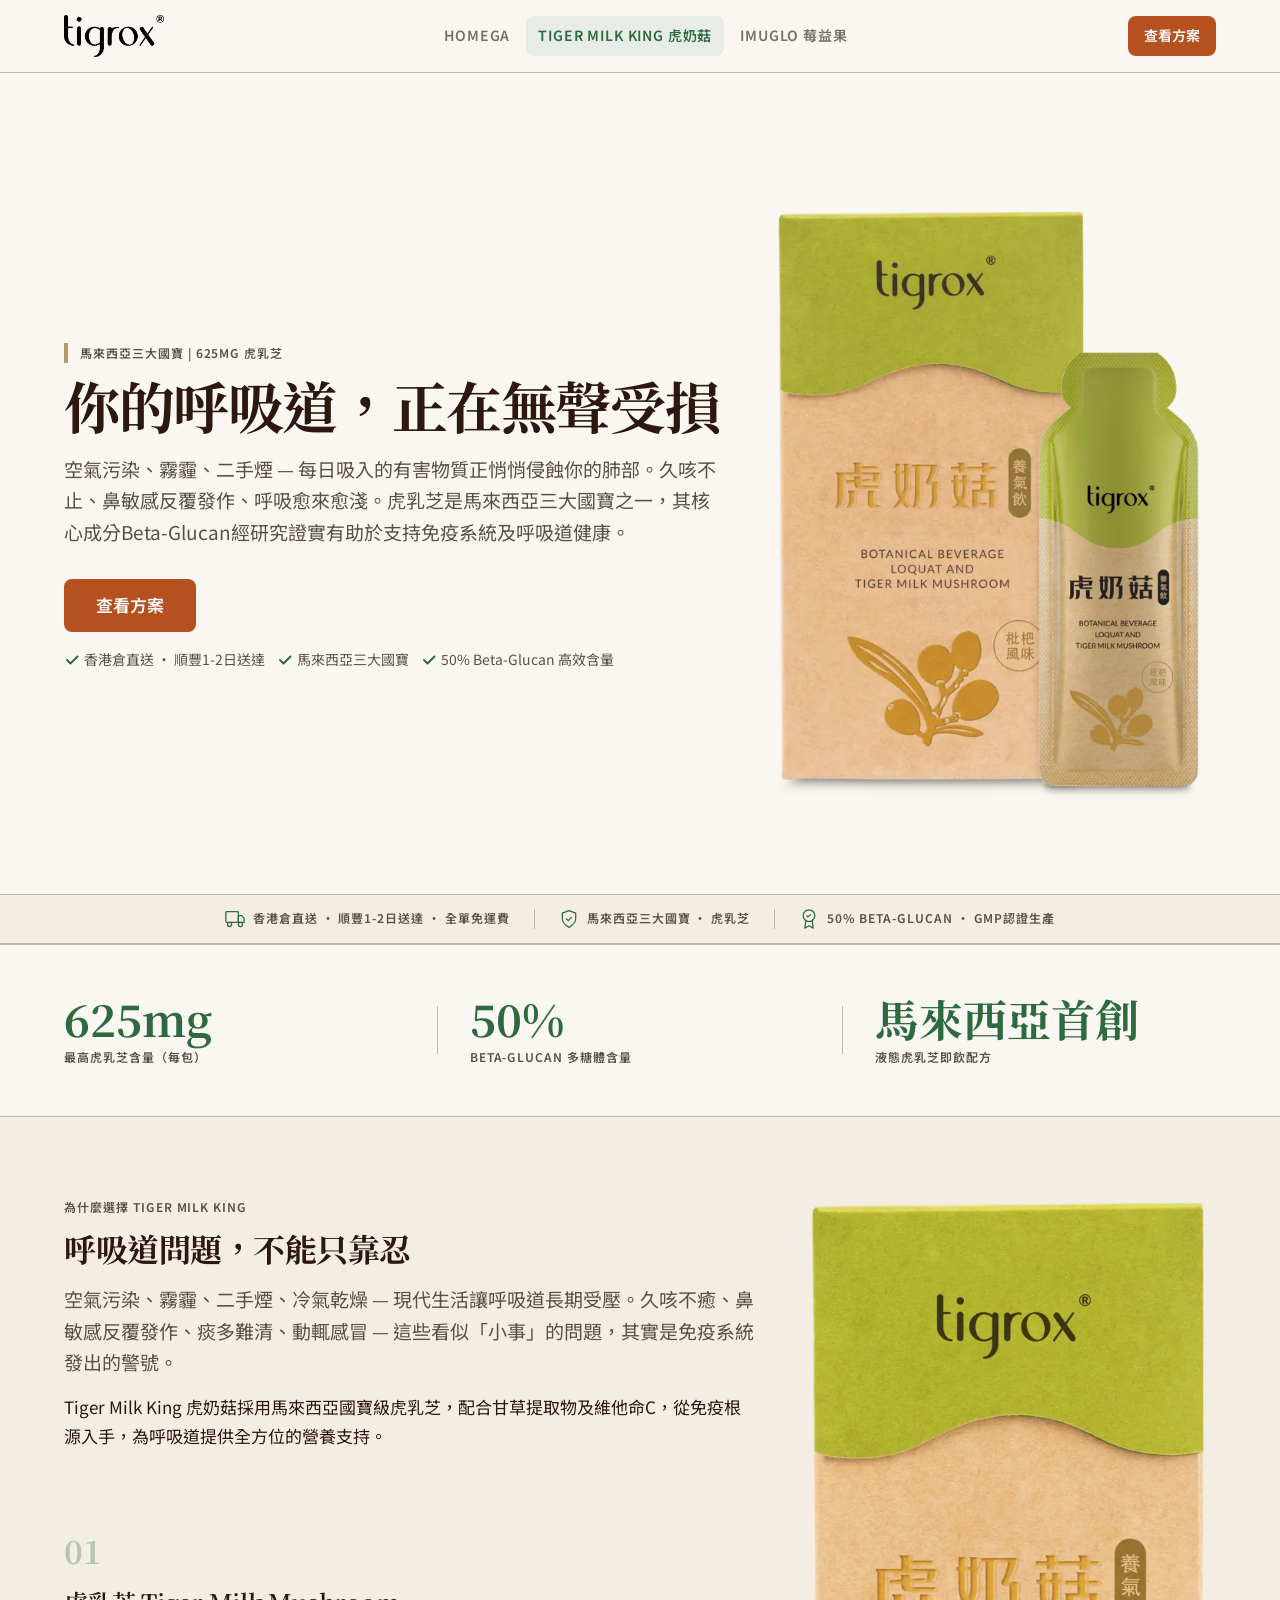
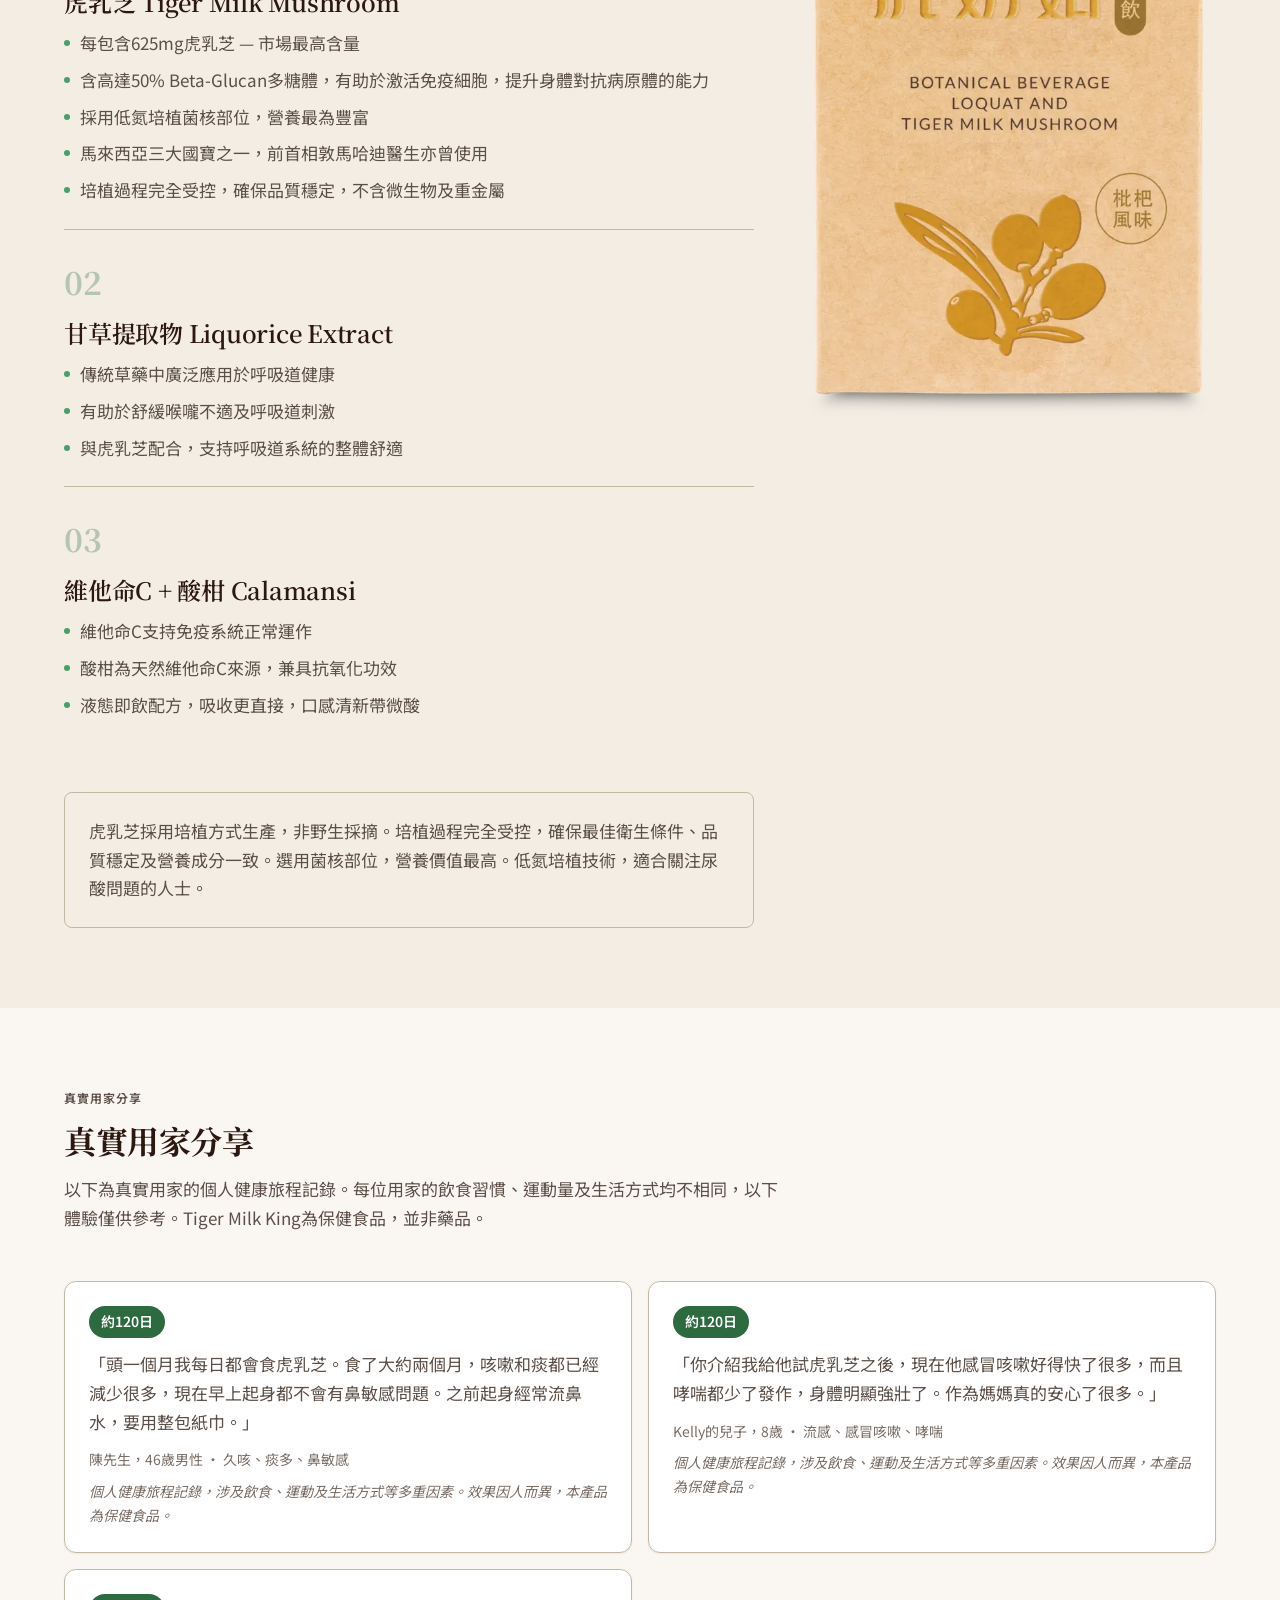
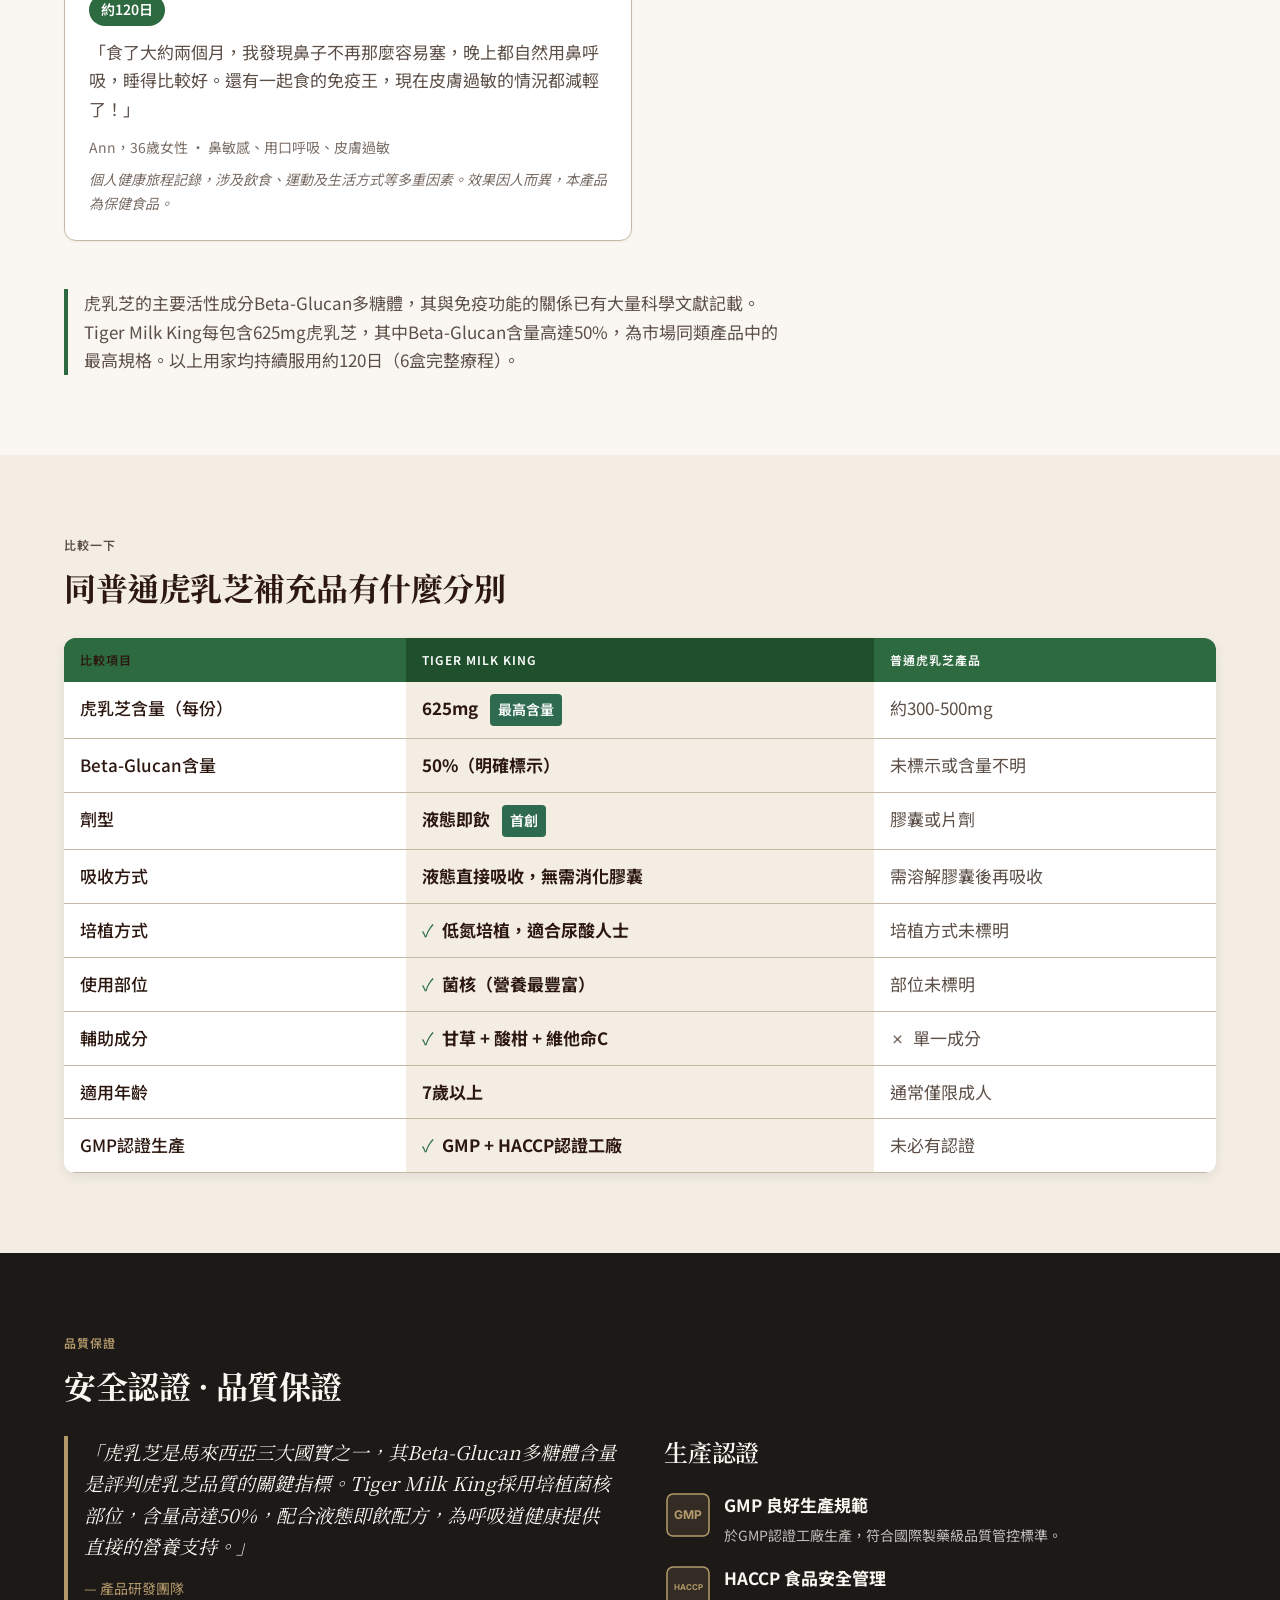
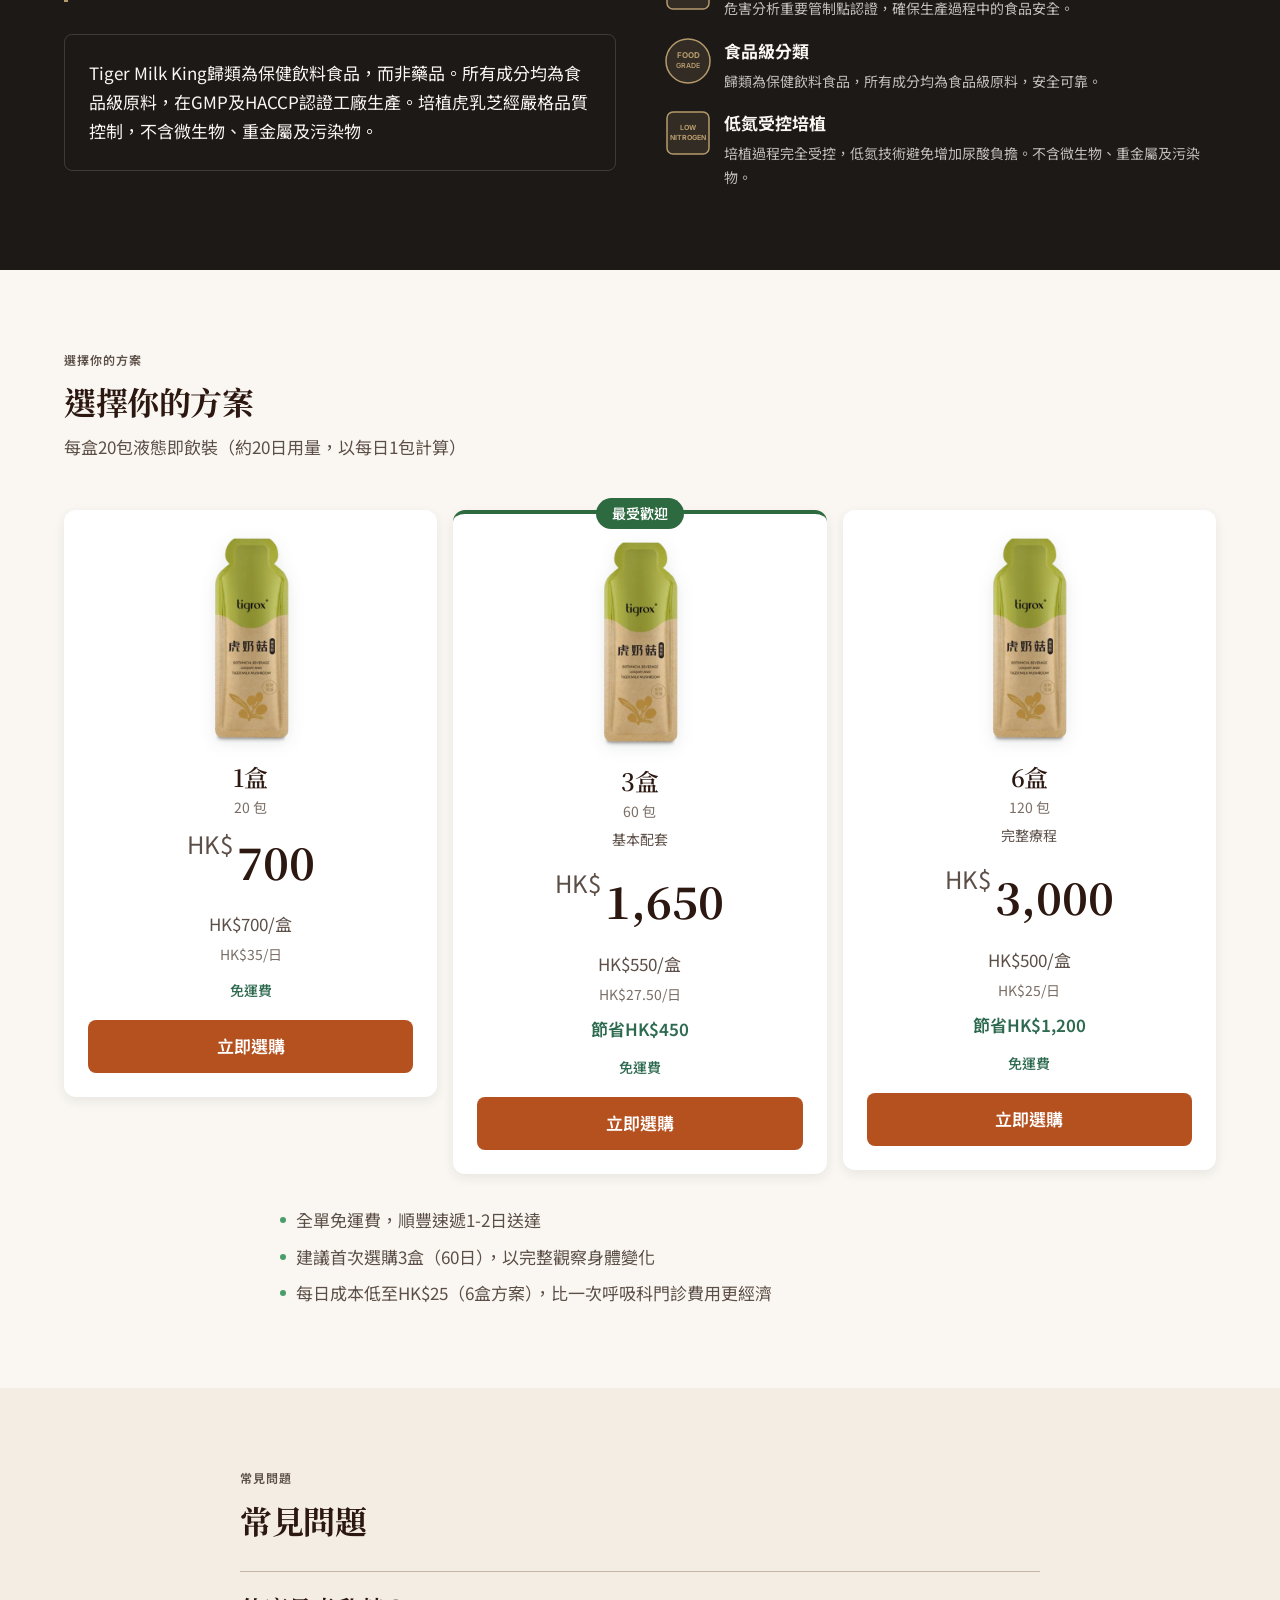
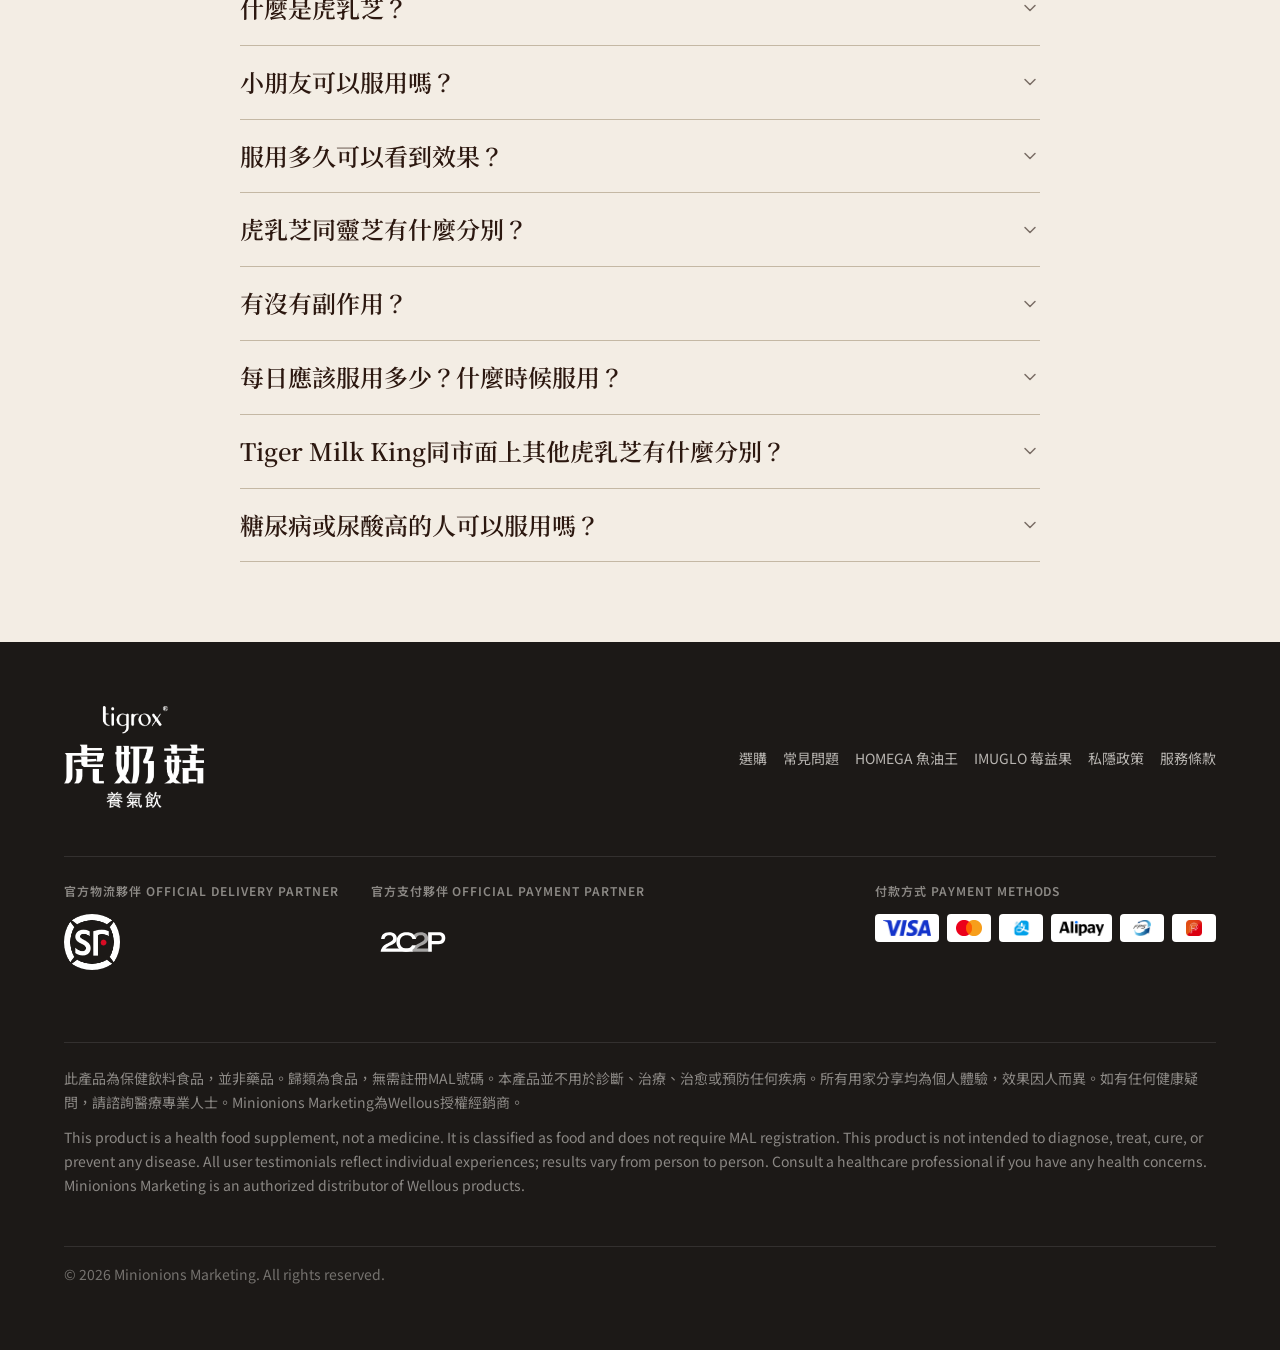
<file: tiger-milk-king/index.html>
<!doctype html>
<html lang="zh-Hant-HK" dir="ltr">
<head>
  <meta charset="utf-8">
  <meta name="viewport" content="width=device-width, initial-scale=1.0">
  <meta http-equiv="X-UA-Compatible" content="IE=edge">

  <title>Tiger Milk King 虎奶菇 | 625mg虎乳芝 + 50% Beta-Glucan | 香港</title>
  <meta name="description" content="馬來西亞首創液態虎乳芝，每包625mg虎乳芝含50% Beta-Glucan。支持呼吸道健康、增強免疫力。適合鼻敏感、久咳、哮喘人士。香港直送，免運費優惠。">

  <link rel="canonical" href="https://tigroxglobal.com/tiger-milk-king/">
  <link rel="alternate" hreflang="zh-Hant-HK" href="https://tigroxglobal.com/tiger-milk-king/" />
  <link rel="alternate" hreflang="x-default" href="https://tigroxglobal.com/tiger-milk-king/" />

  <meta property="og:type" content="product">
  <meta property="og:title" content="Tiger Milk King 虎奶菇 | 625mg虎乳芝 + 50% Beta-Glucan | 香港">
  <meta property="og:description" content="馬來西亞首創液態虎乳芝，每包625mg虎乳芝含50% Beta-Glucan。支持呼吸道健康、增強免疫力。適合鼻敏感、久咳、哮喘人士。香港直送，免運費優惠。">
  <meta property="og:url" content="https://tigroxglobal.com/tiger-milk-king/">
  <meta property="og:site_name" content="Tiger Milk King 虎奶菇">
  <meta property="og:image" content="https://tigroxglobal.com/tiger-milk-king/images/tmk-og.jpg">
  <meta property="og:image:width" content="1200">
  <meta property="og:image:height" content="630">
  <meta property="og:locale" content="zh_Hant_HK">

  <meta name="twitter:card" content="summary_large_image">
  <meta name="twitter:title" content="Tiger Milk King 虎奶菇 | 625mg虎乳芝 + 50% Beta-Glucan | 香港">
  <meta name="twitter:description" content="馬來西亞首創液態虎乳芝，每包625mg虎乳芝含50% Beta-Glucan。支持呼吸道健康、增強免疫力。適合鼻敏感、久咳、哮喘人士。香港直送，免運費優惠。">
  <meta name="twitter:image" content="https://tigroxglobal.com/tiger-milk-king/images/tmk-og.jpg">

  <link rel="icon" type="image/png" href="images/favicon.png">

  <!-- Google Analytics (GA4) -->
  <script async src="https://www.googletagmanager.com/gtag/js?id=G-GYFB8NWCDH"></script>
  <script>
    window.dataLayer = window.dataLayer || [];
    function gtag(){dataLayer.push(arguments);}
    gtag('js', new Date());
    // price_mode: d11 while nginx marks the page data-offer="d11" (the 雙11 prices show), else normal
    gtag('config', 'G-GYFB8NWCDH', { price_mode: document.documentElement.getAttribute('data-offer') === 'd11' ? 'd11' : 'normal' });
  </script>

  <!-- Meta Pixel -->
  <script>
    !function(f,b,e,v,n,t,s)
    {if(f.fbq)return;n=f.fbq=function(){n.callMethod?
    n.callMethod.apply(n,arguments):n.queue.push(arguments)};
    if(!f._fbq)f._fbq=n;n.push=n;n.loaded=!0;n.version='2.0';
    n.queue=[];t=b.createElement(e);t.async=!0;
    t.src=v;s=b.getElementsByTagName(e)[0];
    s.parentNode.insertBefore(t,s)}(window, document,'script',
    'https://connect.facebook.net/en_US/fbevents.js');
    fbq('init', '880040134821675');
    fbq('track', 'PageView');
  </script>
  <noscript><img height="1" width="1" style="display:none" src="https://www.facebook.com/tr?id=880040134821675&ev=PageView&noscript=1"/></noscript>
  <!-- Microsoft Clarity: heatmaps + session recordings (form typing masked). Project ytawl62b82 -->
  <script type="text/javascript">
    (function(c,l,a,r,i,t,y){
        c[a]=c[a]||function(){(c[a].q=c[a].q||[]).push(arguments)};
        t=l.createElement(r);t.async=1;t.src="https://www.clarity.ms/tag/"+i;
        y=l.getElementsByTagName(r)[0];y.parentNode.insertBefore(t,y);
    })(window, document, "clarity", "script", "ytawl62b82");
  </script>

  <!-- Font Loading Strategy: Preload Noto Serif TC (heading font, used in hero — near LCP) -->
  <link rel="preconnect" href="https://fonts.googleapis.com">
  <link rel="preconnect" href="https://fonts.gstatic.com" crossorigin>
  <link rel="preload" as="style" href="https://fonts.googleapis.com/css2?family=Noto+Serif+TC:wght@400;600;700&family=Noto+Sans+TC:wght@400;500;600&family=Inter:wght@400;500;600&display=swap">
  <link rel="stylesheet" href="https://fonts.googleapis.com/css2?family=Noto+Serif+TC:wght@400;600;700&family=Noto+Sans+TC:wght@400;500;600&family=Inter:wght@400;500;600&display=swap" media="print" onload="this.media='all'">
  <noscript>
    <link rel="stylesheet" href="https://fonts.googleapis.com/css2?family=Noto+Serif+TC:wght@400;600;700&family=Noto+Sans+TC:wght@400;500;600&family=Inter:wght@400;500;600&display=swap">
  </noscript>

  <!-- Shared base styles from parent -->
  <link rel="stylesheet" href="../css/design-tokens.css">
  <!-- TMK color overrides (must come after parent tokens) -->
  <link rel="stylesheet" href="css/design-tokens.css">
  <link rel="stylesheet" href="../css/base.css">
  <link rel="stylesheet" href="../css/sections.css">
  <!-- 雙11 sale treatment (css/d11.css): every rule sits under <html data-offer="d11">, which nginx adds
       while the sale runs; the heavy face below downloads only while something uses it -->
  <link rel="stylesheet" href="https://fonts.googleapis.com/css2?family=Chiron+Hei+HK:wght@900&text=%E9%9B%99%E5%84%AA%E6%83%A0%E7%B5%90%E5%B8%B3%E8%87%AA%E5%8B%95%E6%B8%9B%E5%83%B9HK%240123456789%2C&display=swap" media="print" onload="this.media='all'">
  <link rel="stylesheet" href="../css/d11.css?v=3">

  <!-- Organization Schema -->
  <script type="application/ld+json">
  {
    "@context": "https://schema.org",
    "@type": "Organization",
    "name": "Minionions Marketing",
    "url": "https://tigroxglobal.com",
    "logo": "https://tigroxglobal.com/tiger-milk-king/images/tmk-logo-black.png",
    "description": "Official Wellous distributor in Hong Kong. Premium health supplements for respiratory and immune wellness.",
    "contactPoint": {
      "@type": "ContactPoint",
      "contactType": "customer service",
      "availableLanguage": ["zh-Hant", "en"]
    }
  }
  </script>

  <!-- BreadcrumbList Schema -->
  <script type="application/ld+json">
  {
    "@context": "https://schema.org",
    "@type": "BreadcrumbList",
    "itemListElement": [
      { "@type": "ListItem", "position": 1, "name": "Home", "item": "https://tigroxglobal.com" },
      { "@type": "ListItem", "position": 2, "name": "Tiger Milk King 虎奶菇", "item": "https://tigroxglobal.com/tiger-milk-king/" }
    ]
  }
  </script>
</head>
<body>
  <a class="sr-only" href="#main-content">跳至主要內容</a>

  <!-- ============================================================
       Site Header
       ============================================================ -->
  <!-- 雙11 (css/d11.css): hidden unless nginx marks the page data-offer="d11" -->
  <p class="d11-bar d11-bar--brand" hidden><b class="d11-gold">雙11優惠</b><span class="d11-bar__sep" aria-hidden="true">·</span><span>3盒起結帳自動減價</span></p>

  <header class="site-header" role="banner">
    <div class="site-header__inner">
      <!-- Brand -->
      <a href="/" class="site-header__brand" aria-label="Tigrox 首頁">
        <img src="images/tigrox-logo-black.png" alt="tigrox" width="100" height="28" class="site-header__brand-logo">
      </a>

      <!-- Product family nav (desktop) -->
      <nav class="site-header__products" aria-label="產品系列">
        <ul class="site-header__product-list">
          <li><a href="../" class="site-header__product-link">HOMEGA</a></li>
          <li><a href="./" class="site-header__product-link is-active" aria-current="page">TIGER MILK KING 虎奶菇</a></li>
          <li><a href="../imuglo/" class="site-header__product-link">IMUGLO 莓益果</a></li>
        </ul>
      </nav>

      <!-- Actions (desktop) -->
      <div class="site-header__actions">
        <a href="#pricing" class="btn-cta site-header__cta">查看方案</a>
      </div>

      <!-- Hamburger (mobile) -->
      <button class="site-header__menu-toggle" aria-label="開啟選單" aria-expanded="false">
        <svg width="24" height="24" viewBox="0 0 24 24" fill="none" stroke="currentColor" stroke-width="2" stroke-linecap="round">
          <line x1="3" y1="6" x2="21" y2="6"/>
          <line x1="3" y1="12" x2="21" y2="12"/>
          <line x1="3" y1="18" x2="21" y2="18"/>
        </svg>
      </button>
    </div>

    <!-- Mobile menu -->
    <div class="site-header__mobile-menu" aria-hidden="true">
      <!-- Product family -->
      <div class="site-header__mobile-products">
        <p class="site-header__mobile-section-label">產品系列</p>
        <nav aria-label="產品系列">
          <ul>
            <li><a href="../">HOMEGA 魚油王</a></li>
            <li><a href="./" class="is-active" aria-current="page">TIGER MILK KING 虎奶菇</a></li>
            <li><a href="../imuglo/">IMUGLO 莓益果</a></li>
          </ul>
        </nav>
      </div>

      <!-- Page sections -->
      <div class="site-header__mobile-sections">
        <p class="site-header__mobile-section-label">本頁導覽</p>
        <nav aria-label="頁面導覽">
          <ul>
            <li><a href="#why-heading">配方</a></li>
            <li><a href="#testimonials-heading">用家分享</a></li>
            <li><a href="#faq-heading">常見問題</a></li>
            <li><a href="#pricing">查看方案</a></li>
          </ul>
        </nav>
      </div>
    </div>
  </header>

  <main id="main-content" role="main">

    <!-- ============================================================
         Section 1: Hero
         ============================================================ -->
    <section class="hero bg-primary" aria-label="主頁橫幅">
      <div class="container hero__grid">
        <div class="hero__image">
          <img
            src="images/tmk-hero.webp"
            srcset="
              images/tmk-hero-400w.webp 400w,
              images/tmk-hero-600w.webp 600w,
              images/tmk-hero-800w.webp 800w,
              images/tmk-hero-1000w.webp 1000w,
              images/tmk-hero-1200w.webp 1200w
            "
            sizes="(max-width: 767px) 100vw, 40vw"
            width="800"
            height="800"
            alt="Tiger Milk King 虎奶菇包裝 — 625mg虎乳芝液態即飲包裝"
            loading="eager"
            fetchpriority="high"
          >
        </div>

        <div class="hero__content">
          <p class="hero__overline text-overline">
            馬來西亞三大國寶 | 625mg 虎乳芝
          </p>

          <h1 class="sr-only">Tiger Milk King 虎奶菇 — 625mg虎乳芝支持呼吸道健康及免疫力</h1>

          <p class="hero__headline text-display" aria-hidden="true">
            你的呼吸道，正在無聲受損
          </p>

          <p class="hero__subtitle text-body-lg">
            空氣污染、霧霾、二手煙 — 每日吸入的有害物質正悄悄侵蝕你的肺部。久咳不止、鼻敏感反覆發作、呼吸愈來愈淺。虎乳芝是馬來西亞三大國寶之一，其核心成分Beta-Glucan經研究證實有助於支持免疫系統及呼吸道健康。
          </p>

          <a href="#pricing" class="btn-cta btn-cta--full-mobile hero__cta">
            查看方案
          </a>

          <ul class="hero__trust-row" aria-label="信譽指標">
            <li>
              <svg class="hero__check-icon" width="16" height="16" viewBox="0 0 16 16" fill="none" aria-hidden="true">
                <path d="M13.5 4.5L6.5 11.5L3 8" stroke="var(--color-success)" stroke-width="2" stroke-linecap="round" stroke-linejoin="round"/>
              </svg>
              香港倉直送 · 順豐1-2日送達
            </li>
            <li>
              <svg class="hero__check-icon" width="16" height="16" viewBox="0 0 16 16" fill="none" aria-hidden="true">
                <path d="M13.5 4.5L6.5 11.5L3 8" stroke="var(--color-success)" stroke-width="2" stroke-linecap="round" stroke-linejoin="round"/>
              </svg>
              馬來西亞三大國寶
            </li>
            <li>
              <svg class="hero__check-icon" width="16" height="16" viewBox="0 0 16 16" fill="none" aria-hidden="true">
                <path d="M13.5 4.5L6.5 11.5L3 8" stroke="var(--color-success)" stroke-width="2" stroke-linecap="round" stroke-linejoin="round"/>
              </svg>
              50% Beta-Glucan 高效含量
            </li>
          </ul>
        </div>
      </div>

      <!-- Product Schema (JSON-LD) -->
      <script type="application/ld+json">
      {
        "@context": "https://schema.org",
        "@type": "Product",
        "name": "Tiger Milk King 虎奶菇 — 液態虎乳芝 + 甘草 + 維他命C",
        "description": "馬來西亞首創液態虎乳芝，每包625mg虎乳芝含50% Beta-Glucan。支持呼吸道健康及免疫力。",
        "brand": {
          "@type": "Brand",
          "name": "Tiger Milk King (Tigrox Series by Wellous)"
        },
        "sku": "TMK-20",
        "image": "https://tigroxglobal.com/tiger-milk-king/images/tmk-hero.webp",
        "offers": {
          "@type": "AggregateOffer",
          "priceCurrency": "HKD",
          "lowPrice": "500",
          "highPrice": "700",
          "offerCount": "3",
          "offers": [
            {
              "@type": "Offer",
              "name": "1盒（20包）",
              "price": "700",
              "priceCurrency": "HKD",
              "availability": "https://schema.org/InStock",
              "url": "https://tigroxglobal.com/tiger-milk-king/",
              "shippingDetails": {
                "@type": "OfferShippingDetails",
                "shippingRate": {
                  "@type": "MonetaryAmount",
                  "value": "0",
                  "currency": "HKD"
                },
                "shippingDestination": {
                  "@type": "DefinedRegion",
                  "addressCountry": "HK"
                }
              }
            },
            {
              "@type": "Offer",
              "name": "3盒（60包）",
              "price": "1650",
              "priceCurrency": "HKD",
              "availability": "https://schema.org/InStock",
              "url": "https://tigroxglobal.com/tiger-milk-king/",
              "shippingDetails": {
                "@type": "OfferShippingDetails",
                "shippingRate": {
                  "@type": "MonetaryAmount",
                  "value": "0",
                  "currency": "HKD"
                },
                "shippingDestination": {
                  "@type": "DefinedRegion",
                  "addressCountry": "HK"
                }
              }
            },
            {
              "@type": "Offer",
              "name": "6盒（120包）",
              "price": "3000",
              "priceCurrency": "HKD",
              "availability": "https://schema.org/InStock",
              "url": "https://tigroxglobal.com/tiger-milk-king/",
              "shippingDetails": {
                "@type": "OfferShippingDetails",
                "shippingRate": {
                  "@type": "MonetaryAmount",
                  "value": "0",
                  "currency": "HKD"
                },
                "shippingDestination": {
                  "@type": "DefinedRegion",
                  "addressCountry": "HK"
                }
              }
            }
          ]
        }
      }
      </script>
    </section>

    <!-- ============================================================
         Section 2: Trust Bar
         ============================================================ -->
    <section class="trust-bar bg-secondary" aria-label="信譽保證">
      <div class="trust-bar__inner">
        <ul class="trust-bar__list">
          <li class="trust-bar__item">
            <svg class="trust-bar__icon" width="20" height="20" viewBox="0 0 24 24" fill="none" stroke="currentColor" stroke-width="1.5" stroke-linecap="round" stroke-linejoin="round" aria-hidden="true">
              <rect x="1" y="3" width="15" height="13" rx="1"/>
              <path d="M16 8h4l3 3v5h-7V8z"/>
              <circle cx="5.5" cy="18.5" r="2.5"/>
              <circle cx="18.5" cy="18.5" r="2.5"/>
            </svg>
            <span>香港倉直送 · 順豐1-2日送達 · 全單免運費</span>
          </li>
          <li class="trust-bar__divider" aria-hidden="true"></li>
          <li class="trust-bar__item">
            <svg class="trust-bar__icon" width="20" height="20" viewBox="0 0 24 24" fill="none" stroke="currentColor" stroke-width="1.5" stroke-linecap="round" stroke-linejoin="round" aria-hidden="true">
              <path d="M12 22s8-4 8-10V5l-8-3-8 3v7c0 6 8 10 8 10z"/>
              <path d="M9 12l2 2 4-4"/>
            </svg>
            <span>馬來西亞三大國寶 · 虎乳芝</span>
          </li>
          <li class="trust-bar__divider" aria-hidden="true"></li>
          <li class="trust-bar__item">
            <svg class="trust-bar__icon" width="20" height="20" viewBox="0 0 24 24" fill="none" stroke="currentColor" stroke-width="1.5" stroke-linecap="round" stroke-linejoin="round" aria-hidden="true">
              <circle cx="12" cy="8" r="7"/>
              <path d="M8.21 13.89L7 23l5-3 5 3-1.21-9.12"/>
              <path d="M9.5 8l1 1.5L14 7"/>
            </svg>
            <span>50% Beta-Glucan · GMP認證生產</span>
          </li>
        </ul>
      </div>
    </section>

    <!-- ============================================================
         Section 3: Stats Bar
         ============================================================ -->
    <section class="stats-bar bg-primary" aria-label="關鍵數據">
      <div class="container">
        <div class="stats-bar__grid">
          <div class="stats-bar__item animate-on-scroll">
            <span class="stats-bar__number">625mg</span>
            <span class="stats-bar__label text-overline">最高虎乳芝含量（每包）</span>
          </div>
          <div class="stats-bar__divider" aria-hidden="true"></div>
          <div class="stats-bar__item animate-on-scroll">
            <span class="stats-bar__number">50%</span>
            <span class="stats-bar__label text-overline">Beta-Glucan 多糖體含量</span>
          </div>
          <div class="stats-bar__divider" aria-hidden="true"></div>
          <div class="stats-bar__item animate-on-scroll">
            <span class="stats-bar__number">馬來西亞首創</span>
            <span class="stats-bar__label text-overline">液態虎乳芝即飲配方</span>
          </div>
        </div>
      </div>
    </section>

    <!-- ============================================================
         Section 4: Why Tiger Milk King
         ============================================================ -->
    <section class="why-fish-oil bg-secondary section-padding" aria-labelledby="why-heading">
      <div class="container">
        <div class="why-fish-oil__grid">
          <div class="why-fish-oil__content">
            <p class="text-overline why-fish-oil__overline">為什麼選擇 TIGER MILK KING</p>

            <h2 id="why-heading">呼吸道問題，不能只靠忍</h2>

            <p class="text-body-lg why-fish-oil__lead">
              空氣污染、霧霾、二手煙、冷氣乾燥 — 現代生活讓呼吸道長期受壓。久咳不癒、鼻敏感反覆發作、痰多難清、動輒感冒 — 這些看似「小事」的問題，其實是免疫系統發出的警號。
            </p>

            <p class="why-fish-oil__transition">
              Tiger Milk King 虎奶菇採用馬來西亞國寶級虎乳芝，配合甘草提取物及維他命C，從免疫根源入手，為呼吸道提供全方位的營養支持。
            </p>

            <div class="mechanism-cards">
              <!-- Card 1: Tiger Milk Mushroom -->
              <article class="mechanism-card animate-on-scroll">
                <span class="mechanism-card__number">01</span>
                <h3 class="mechanism-card__title">虎乳芝 Tiger Milk Mushroom</h3>
                <ul class="mechanism-card__details">
                  <li>每包含625mg虎乳芝 — 市場最高含量</li>
                  <li>含高達50% Beta-Glucan多糖體，有助於激活免疫細胞，提升身體對抗病原體的能力</li>
                  <li>採用低氮培植菌核部位，營養最為豐富</li>
                  <li>馬來西亞三大國寶之一，前首相敦馬哈迪醫生亦曾使用</li>
                  <li>培植過程完全受控，確保品質穩定，不含微生物及重金屬</li>
                </ul>
              </article>

              <hr class="mechanism-card__divider" aria-hidden="true">

              <!-- Card 2: Liquorice Extract -->
              <article class="mechanism-card animate-on-scroll">
                <span class="mechanism-card__number">02</span>
                <h3 class="mechanism-card__title">甘草提取物 Liquorice Extract</h3>
                <ul class="mechanism-card__details">
                  <li>傳統草藥中廣泛應用於呼吸道健康</li>
                  <li>有助於舒緩喉嚨不適及呼吸道刺激</li>
                  <li>與虎乳芝配合，支持呼吸道系統的整體舒適</li>
                </ul>
              </article>

              <hr class="mechanism-card__divider" aria-hidden="true">

              <!-- Card 3: Vitamin C + Calamansi -->
              <article class="mechanism-card animate-on-scroll">
                <span class="mechanism-card__number">03</span>
                <h3 class="mechanism-card__title">維他命C + 酸柑 Calamansi</h3>
                <ul class="mechanism-card__details">
                  <li>維他命C支持免疫系統正常運作</li>
                  <li>酸柑為天然維他命C來源，兼具抗氧化功效</li>
                  <li>液態即飲配方，吸收更直接，口感清新帶微酸</li>
                </ul>
              </article>
            </div>

            <div class="sourcing-callout animate-on-scroll">
              <p>
                虎乳芝採用培植方式生產，非野生採摘。培植過程完全受控，確保最佳衛生條件、品質穩定及營養成分一致。選用菌核部位，營養價值最高。低氮培植技術，適合關注尿酸問題的人士。
              </p>
            </div>
          </div>

          <div class="why-fish-oil__visual">
            <img
              src="images/tmk-box-front.webp"
              srcset="
                images/tmk-box-front-300w.webp 300w,
                images/tmk-box-front-450w.webp 450w,
                images/tmk-box-front-600w.webp 600w
              "
              sizes="(max-width: 1023px) 100vw, 40vw"
              width="600"
              height="900"
              alt="Tiger Milk King 虎奶菇包裝正面 — 液態虎乳芝即飲配方"
              loading="lazy"
              class="why-fish-oil__img"
            >
          </div>
        </div>
      </div>
    </section>

    <!-- ============================================================
         Section 5: Testimonials
         ============================================================ -->
    <section class="testimonials bg-primary section-padding" aria-labelledby="testimonials-heading">
      <div class="container">
        <p class="text-overline testimonials__overline">真實用家分享</p>

        <h2 id="testimonials-heading">真實用家分享</h2>

        <p class="testimonials__intro">
          以下為真實用家的個人健康旅程記錄。每位用家的飲食習慣、運動量及生活方式均不相同，以下體驗僅供參考。Tiger Milk King為保健食品，並非藥品。
        </p>

        <div class="testimonials__grid">
          <!-- Testimonial 1 — Mr Chan: Chronic Cough -->
          <article class="testimonial-card animate-on-scroll">
            <span class="testimonial-card__duration-badge">約120日</span>
            <blockquote class="testimonial-card__description">
              「頭一個月我每日都會食虎乳芝。食了大約兩個月，咳嗽和痰都已經減少很多，現在早上起身都不會有鼻敏感問題。之前起身經常流鼻水，要用整包紙巾。」
            </blockquote>
            <p class="testimonial-card__attribution text-small">陳先生，46歲男性 · 久咳、痰多、鼻敏感</p>
            <p class="testimonial-card__disclaimer text-small">
              <em>個人健康旅程記錄，涉及飲食、運動及生活方式等多重因素。效果因人而異，本產品為保健食品。</em>
            </p>
          </article>

          <!-- Testimonial 2 — Kelly's Son: Flu + Asthma -->
          <article class="testimonial-card animate-on-scroll">
            <span class="testimonial-card__duration-badge">約120日</span>
            <blockquote class="testimonial-card__description">
              「你介紹我給他試虎乳芝之後，現在他感冒咳嗽好得快了很多，而且哮喘都少了發作，身體明顯強壯了。作為媽媽真的安心了很多。」
            </blockquote>
            <p class="testimonial-card__attribution text-small">Kelly的兒子，8歲 · 流感、感冒咳嗽、哮喘</p>
            <p class="testimonial-card__disclaimer text-small">
              <em>個人健康旅程記錄，涉及飲食、運動及生活方式等多重因素。效果因人而異，本產品為保健食品。</em>
            </p>
          </article>

          <!-- Testimonial 3 — Ann: Nasal + Skin Allergies -->
          <article class="testimonial-card animate-on-scroll">
            <span class="testimonial-card__duration-badge">約120日</span>
            <blockquote class="testimonial-card__description">
              「食了大約兩個月，我發現鼻子不再那麼容易塞，晚上都自然用鼻呼吸，睡得比較好。還有一起食的免疫王，現在皮膚過敏的情況都減輕了！」
            </blockquote>
            <p class="testimonial-card__attribution text-small">Ann，36歲女性 · 鼻敏感、用口呼吸、皮膚過敏</p>
            <p class="testimonial-card__disclaimer text-small">
              <em>個人健康旅程記錄，涉及飲食、運動及生活方式等多重因素。效果因人而異，本產品為保健食品。</em>
            </p>
          </article>
        </div>

        <div class="testimonials__context animate-on-scroll">
          <p>
            虎乳芝的主要活性成分Beta-Glucan多糖體，其與免疫功能的關係已有大量科學文獻記載。Tiger Milk King每包含625mg虎乳芝，其中Beta-Glucan含量高達50%，為市場同類產品中的最高規格。以上用家均持續服用約120日（6盒完整療程）。
          </p>
        </div>
      </div>
    </section>

    <!-- ============================================================
         Section 6: Comparison Table
         ============================================================ -->
    <section class="comparison bg-secondary section-padding" aria-labelledby="comparison-heading">
      <div class="container">
        <p class="text-overline comparison__overline">比較一下</p>

        <h2 id="comparison-heading">同普通虎乳芝補充品有什麼分別</h2>

        <div class="comparison__table-wrapper">
          <table class="comparison__table" role="table">
            <thead>
              <tr>
                <th class="comparison__feature-header" scope="col">比較項目</th>
                <th class="comparison__homega-header" scope="col">Tiger Milk King</th>
                <th class="comparison__generic-header" scope="col">普通虎乳芝產品</th>
              </tr>
            </thead>
            <tbody>
              <tr>
                <td class="comparison__feature">虎乳芝含量（每份）</td>
                <td class="comparison__homega-cell">
                  <strong>625mg</strong>
                  <span class="comparison__badge">最高含量</span>
                </td>
                <td class="comparison__generic-cell">約300-500mg</td>
              </tr>
              <tr>
                <td class="comparison__feature">Beta-Glucan含量</td>
                <td class="comparison__homega-cell"><strong>50%（明確標示）</strong></td>
                <td class="comparison__generic-cell">未標示或含量不明</td>
              </tr>
              <tr>
                <td class="comparison__feature">劑型</td>
                <td class="comparison__homega-cell">
                  <strong>液態即飲</strong>
                  <span class="comparison__badge">首創</span>
                </td>
                <td class="comparison__generic-cell">膠囊或片劑</td>
              </tr>
              <tr>
                <td class="comparison__feature">吸收方式</td>
                <td class="comparison__homega-cell"><strong>液態直接吸收，無需消化膠囊</strong></td>
                <td class="comparison__generic-cell">需溶解膠囊後再吸收</td>
              </tr>
              <tr>
                <td class="comparison__feature">培植方式</td>
                <td class="comparison__homega-cell">
                  <span class="comparison__check" aria-hidden="true">&#10003;</span>
                  <strong>低氮培植，適合尿酸人士</strong>
                </td>
                <td class="comparison__generic-cell">培植方式未標明</td>
              </tr>
              <tr>
                <td class="comparison__feature">使用部位</td>
                <td class="comparison__homega-cell">
                  <span class="comparison__check" aria-hidden="true">&#10003;</span>
                  <strong>菌核（營養最豐富）</strong>
                </td>
                <td class="comparison__generic-cell">部位未標明</td>
              </tr>
              <tr>
                <td class="comparison__feature">輔助成分</td>
                <td class="comparison__homega-cell">
                  <span class="comparison__check" aria-hidden="true">&#10003;</span>
                  <strong>甘草 + 酸柑 + 維他命C</strong>
                </td>
                <td class="comparison__generic-cell">
                  <span class="comparison__cross" aria-hidden="true">&#10007;</span>
                  單一成分
                </td>
              </tr>
              <tr>
                <td class="comparison__feature">適用年齡</td>
                <td class="comparison__homega-cell"><strong>7歲以上</strong></td>
                <td class="comparison__generic-cell">通常僅限成人</td>
              </tr>
              <tr>
                <td class="comparison__feature">GMP認證生產</td>
                <td class="comparison__homega-cell">
                  <span class="comparison__check" aria-hidden="true">&#10003;</span>
                  <strong>GMP + HACCP認證工廠</strong>
                </td>
                <td class="comparison__generic-cell">未必有認證</td>
              </tr>
            </tbody>
          </table>
        </div>
      </div>
    </section>

    <!-- ============================================================
         Section 7: Certifications
         ============================================================ -->
    <section class="nutritionist bg-dark section-padding" aria-labelledby="nutritionist-heading">
      <div class="container">
        <p class="text-overline nutritionist__overline">品質保證</p>

        <h2 id="nutritionist-heading">安全認證 · 品質保證</h2>

        <div class="nutritionist__grid">
          <div class="nutritionist__video-col">
            <blockquote class="nutritionist__quote">
              <p>
                「虎乳芝是馬來西亞三大國寶之一，其Beta-Glucan多糖體含量是評判虎乳芝品質的關鍵指標。Tiger Milk King採用培植菌核部位，含量高達50%，配合液態即飲配方，為呼吸道健康提供直接的營養支持。」
              </p>
              <footer class="nutritionist__quote-footer">
                <cite>— 產品研發團隊</cite>
              </footer>
            </blockquote>

            <div class="sourcing-callout" style="border-color: rgba(255,255,255,0.15); color: var(--color-text-on-dark);">
              <p>
                Tiger Milk King歸類為保健飲料食品，而非藥品。所有成分均為食品級原料，在GMP及HACCP認證工廠生產。培植虎乳芝經嚴格品質控制，不含微生物、重金屬及污染物。
              </p>
            </div>
          </div>

          <div class="nutritionist__certs-col">
            <h3 class="nutritionist__certs-heading">生產認證</h3>

            <div class="cert-stack">
              <!-- GMP -->
              <div class="cert-item">
                <div class="cert-item__badge" aria-hidden="true">
                  <svg width="48" height="48" viewBox="0 0 48 48" fill="none">
                    <rect x="3" y="3" width="42" height="42" rx="6" fill="var(--color-secondary)" opacity="0.15"/>
                    <rect x="3" y="3" width="42" height="42" rx="6" stroke="var(--color-secondary)" stroke-width="1.5"/>
                    <text x="24" y="28" text-anchor="middle" fill="var(--color-secondary)" font-size="12" font-weight="700" font-family="Inter, sans-serif">GMP</text>
                  </svg>
                </div>
                <div class="cert-item__text">
                  <strong>GMP 良好生產規範</strong>
                  <p class="text-small">於GMP認證工廠生產，符合國際製藥級品質管控標準。</p>
                </div>
              </div>

              <!-- HACCP -->
              <div class="cert-item">
                <div class="cert-item__badge" aria-hidden="true">
                  <svg width="48" height="48" viewBox="0 0 48 48" fill="none">
                    <rect x="3" y="3" width="42" height="42" rx="6" fill="var(--color-secondary)" opacity="0.15"/>
                    <rect x="3" y="3" width="42" height="42" rx="6" stroke="var(--color-secondary)" stroke-width="1.5"/>
                    <text x="24" y="26" text-anchor="middle" fill="var(--color-secondary)" font-size="8" font-weight="700" font-family="Inter, sans-serif">HACCP</text>
                  </svg>
                </div>
                <div class="cert-item__text">
                  <strong>HACCP 食品安全管理</strong>
                  <p class="text-small">危害分析重要管制點認證，確保生產過程中的食品安全。</p>
                </div>
              </div>

              <!-- Food-Grade Classification -->
              <div class="cert-item">
                <div class="cert-item__badge" aria-hidden="true">
                  <svg width="48" height="48" viewBox="0 0 48 48" fill="none">
                    <circle cx="24" cy="24" r="22" fill="var(--color-secondary)" opacity="0.15"/>
                    <circle cx="24" cy="24" r="22" stroke="var(--color-secondary)" stroke-width="1.5"/>
                    <text x="24" y="21" text-anchor="middle" fill="var(--color-secondary)" font-size="8" font-weight="700" font-family="Inter, sans-serif">FOOD</text>
                    <text x="24" y="31" text-anchor="middle" fill="var(--color-secondary)" font-size="7" font-weight="600" font-family="Inter, sans-serif">GRADE</text>
                  </svg>
                </div>
                <div class="cert-item__text">
                  <strong>食品級分類</strong>
                  <p class="text-small">歸類為保健飲料食品，所有成分均為食品級原料，安全可靠。</p>
                </div>
              </div>

              <!-- Cultivated & Controlled -->
              <div class="cert-item">
                <div class="cert-item__badge" aria-hidden="true">
                  <svg width="48" height="48" viewBox="0 0 48 48" fill="none">
                    <rect x="3" y="3" width="42" height="42" rx="6" fill="var(--color-secondary)" opacity="0.15"/>
                    <rect x="3" y="3" width="42" height="42" rx="6" stroke="var(--color-secondary)" stroke-width="1.5"/>
                    <text x="24" y="21" text-anchor="middle" fill="var(--color-secondary)" font-size="7" font-weight="700" font-family="Inter, sans-serif">LOW</text>
                    <text x="24" y="31" text-anchor="middle" fill="var(--color-secondary)" font-size="7" font-weight="700" font-family="Inter, sans-serif">NITROGEN</text>
                  </svg>
                </div>
                <div class="cert-item__text">
                  <strong>低氮受控培植</strong>
                  <p class="text-small">培植過程完全受控，低氮技術避免增加尿酸負擔。不含微生物、重金屬及污染物。</p>
                </div>
              </div>
            </div>
          </div>
        </div>
      </div>
    </section>

    <!-- ============================================================
         Section 8: Pricing / Bundles
         ============================================================ -->
    <section id="pricing" class="pricing bg-primary section-padding" aria-labelledby="pricing-heading">
      <div class="container">
        <p class="text-overline pricing__overline">選擇你的方案</p>

        <h2 id="pricing-heading">選擇你的方案</h2>

        <p class="pricing__subtitle">
          每盒20包液態即飲裝（約20日用量，以每日1包計算）
        </p>

        <div class="pricing__grid">
          <!-- Card 1: 1 Box -->
          <article class="pricing-card animate-on-scroll">
            <div class="pricing-card__product-img">
              <img src="images/tmk-sachet-thumb.webp" alt="Tiger Milk King 虎奶菇" width="80" height="160" loading="lazy">
            </div>
            <div class="pricing-card__header">
              <h3 class="pricing-card__title">1盒</h3>
              <p class="pricing-card__capsules text-small">20 包</p>
            </div>
            <div class="pricing-card__price">
              <span class="pricing-card__currency">HK$</span>
              <span class="pricing-card__amount">700</span>
            </div>
            <div class="pricing-card__details">
              <p class="pricing-card__per-box">HK$700/盒</p>
              <p class="pricing-card__per-day text-small">HK$35/日</p>
            </div>
            <div class="pricing-card__shipping">
              <span class="pricing-card__shipping-free">免運費</span>
            </div>
            <a href="https://store.tigroxglobal.com/hk/zh-TW/express/1tml" class="btn-cta pricing-card__cta" target="_blank" rel="noopener" data-checkout="1box" data-value="700" data-product="Tiger Milk King">
              立即選購
            </a>
          </article>

          <!-- Card 2: 3 Boxes (Recommended) -->
          <article class="pricing-card pricing-card--recommended animate-on-scroll" data-d11-off="111">
            <span class="pricing-card__badge">最受歡迎</span>
            <div class="pricing-card__product-img">
              <img src="images/tmk-sachet-thumb.webp" alt="Tiger Milk King 虎奶菇" width="80" height="160" loading="lazy">
            </div>
            <div class="pricing-card__header">
              <h3 class="pricing-card__title">3盒</h3>
              <p class="pricing-card__capsules text-small">60 包</p>
              <p class="pricing-card__plan-label text-small">基本配套</p>
            </div>
            <p class="pricing-card__original-price d11-was" hidden><s>平時 HK$1,650</s></p>
            <div class="pricing-card__price">
              <span class="pricing-card__currency">HK$</span>
              <span class="pricing-card__amount"><span class="d11-n">1,650</span><span class="d11-y" hidden>1,539</span></span>
            </div>
            <div class="pricing-card__details">
              <p class="pricing-card__per-box"><span class="d11-n">HK$550/盒</span><span class="d11-y" hidden>HK$513/盒</span></p>
              <p class="pricing-card__per-day text-small"><span class="d11-n">HK$27.50/日</span><span class="d11-y" hidden>HK$25.65/日</span></p>
              <p class="pricing-card__savings"><span class="d11-n">節省HK$450</span></p>
            </div>
            <div class="pricing-card__shipping">
              <span class="pricing-card__shipping-free">免運費</span>
            </div>
            <a href="https://store.tigroxglobal.com/hk/zh-TW/express/3tml" class="btn-cta pricing-card__cta" target="_blank" rel="noopener" data-checkout="3box" data-value="1650" data-d11-value="1539" data-product="Tiger Milk King">
              立即選購
            </a>
          </article>

          <!-- Card 3: 6 Boxes -->
          <article class="pricing-card animate-on-scroll" data-d11-off="222">
            <div class="pricing-card__product-img">
              <img src="images/tmk-sachet-thumb.webp" alt="Tiger Milk King 虎奶菇" width="80" height="160" loading="lazy">
            </div>
            <div class="pricing-card__header">
              <h3 class="pricing-card__title">6盒</h3>
              <p class="pricing-card__capsules text-small">120 包</p>
              <p class="pricing-card__plan-label text-small">完整療程</p>
            </div>
            <p class="pricing-card__original-price d11-was" hidden><s>平時 HK$3,000</s></p>
            <div class="pricing-card__price">
              <span class="pricing-card__currency">HK$</span>
              <span class="pricing-card__amount"><span class="d11-n">3,000</span><span class="d11-y" hidden>2,778</span></span>
            </div>
            <div class="pricing-card__details">
              <p class="pricing-card__per-box"><span class="d11-n">HK$500/盒</span><span class="d11-y" hidden>HK$463/盒</span></p>
              <p class="pricing-card__per-day text-small"><span class="d11-n">HK$25/日</span><span class="d11-y" hidden>HK$23.15/日</span></p>
              <p class="pricing-card__savings"><span class="d11-n">節省HK$1,200</span></p>
            </div>
            <div class="pricing-card__shipping">
              <span class="pricing-card__shipping-free">免運費</span>
            </div>
            <a href="https://store.tigroxglobal.com/hk/zh-TW/express/6tml" class="btn-cta pricing-card__cta" target="_blank" rel="noopener" data-checkout="6box" data-value="3000" data-d11-value="2778" data-product="Tiger Milk King">
              立即選購
            </a>
          </article>
        </div>

        <div class="pricing__notes">
          <ul>
            <li>全單免運費，順豐速遞1-2日送達</li>
            <li>建議首次選購3盒（60日），以完整觀察身體變化</li>
            <li>每日成本低至<span class="d11-n">HK$25</span><span class="d11-y" hidden>HK$23.15</span>（6盒方案），比一次呼吸科門診費用更經濟</li>
          </ul>
        </div>
      </div>
    </section>

    <!-- ============================================================
         Section 9: FAQ
         ============================================================ -->
    <section class="faq bg-secondary section-padding" aria-labelledby="faq-heading">
      <div class="container">
        <div class="faq__inner">
          <p class="text-overline faq__overline">常見問題</p>

          <h2 id="faq-heading">常見問題</h2>

          <div class="faq__list" role="list">
            <!-- Q1 -->
            <details class="faq__item" role="listitem">
              <summary class="faq__question">
                <span>什麼是虎乳芝？</span>
                <svg class="faq__chevron" width="20" height="20" viewBox="0 0 20 20" fill="none" aria-hidden="true">
                  <path d="M5 7.5L10 12.5L15 7.5" stroke="currentColor" stroke-width="1.5" stroke-linecap="round" stroke-linejoin="round"/>
                </svg>
              </summary>
              <div class="faq__answer">
                <p>虎乳芝（Tiger Milk Mushroom）是馬來西亞三大國寶之一，學名為Lignosus rhinocerus。它是一種珍貴的藥用真菌，在東南亞傳統醫學中已有數百年使用歷史，主要用於支持呼吸道及免疫系統健康。虎乳芝的核心活性成分是Beta-Glucan多糖體，研究顯示其有助於激活免疫細胞。Tiger Milk King採用培植虎乳芝菌核部位，營養最為豐富。</p>
              </div>
            </details>

            <!-- Q2 -->
            <details class="faq__item" role="listitem">
              <summary class="faq__question">
                <span>小朋友可以服用嗎？</span>
                <svg class="faq__chevron" width="20" height="20" viewBox="0 0 20 20" fill="none" aria-hidden="true">
                  <path d="M5 7.5L10 12.5L15 7.5" stroke="currentColor" stroke-width="1.5" stroke-linecap="round" stroke-linejoin="round"/>
                </svg>
              </summary>
              <div class="faq__answer">
                <p>Tiger Milk King適合7歲或以上人士服用，標準劑量為每日1包。7歲以下兒童不建議服用。部分體質偏陽的小朋友服用後可能出現發熱氣或流鼻血現象，屬正常調理反應。建議先暫停服用，讓小朋友多喝水降火，待情況穩定後以較低劑量恢復（每2-3天1包）。</p>
              </div>
            </details>

            <!-- Q3 -->
            <details class="faq__item" role="listitem">
              <summary class="faq__question">
                <span>服用多久可以看到效果？</span>
                <svg class="faq__chevron" width="20" height="20" viewBox="0 0 20 20" fill="none" aria-hidden="true">
                  <path d="M5 7.5L10 12.5L15 7.5" stroke="currentColor" stroke-width="1.5" stroke-linecap="round" stroke-linejoin="round"/>
                </svg>
              </summary>
              <div class="faq__answer">
                <p>根據用家的經驗分享，大概1至2星期開始感覺到呼吸道及鼻敏感方面的改善。持續服用2至3個月效果更為穩定明顯。營養補充是一個持續的過程，每個人的基礎狀況、飲食及生活習慣都不同，效果因人而異。建議至少服用60至120日（3至6盒），讓身體有充分時間吸收和適應。</p>
                <p class="text-small" style="color: var(--color-text-muted); font-style: italic;">保健食品的效果因人而異，受飲食、運動及生活方式等多重因素影響。</p>
              </div>
            </details>

            <!-- Q4 -->
            <details class="faq__item" role="listitem">
              <summary class="faq__question">
                <span>虎乳芝同靈芝有什麼分別？</span>
                <svg class="faq__chevron" width="20" height="20" viewBox="0 0 20 20" fill="none" aria-hidden="true">
                  <path d="M5 7.5L10 12.5L15 7.5" stroke="currentColor" stroke-width="1.5" stroke-linecap="round" stroke-linejoin="round"/>
                </svg>
              </summary>
              <div class="faq__answer">
                <p>虎乳芝和靈芝雖然都是藥用真菌，都含有Beta-Glucan多糖體，有助於促進免疫系統，但兩者的功能側重點不同。靈芝主要側重護肝及整體保健，而虎乳芝的研究及傳統應用主要集中在呼吸道及肺部健康。如果你的主要需求是呼吸道方面（鼻敏感、久咳、哮喘輔助等），虎乳芝是更針對性的選擇。</p>
              </div>
            </details>

            <!-- Q5 -->
            <details class="faq__item" role="listitem">
              <summary class="faq__question">
                <span>有沒有副作用？</span>
                <svg class="faq__chevron" width="20" height="20" viewBox="0 0 20 20" fill="none" aria-hidden="true">
                  <path d="M5 7.5L10 12.5L15 7.5" stroke="currentColor" stroke-width="1.5" stroke-linecap="round" stroke-linejoin="round"/>
                </svg>
              </summary>
              <div class="faq__answer">
                <p>虎乳芝一般不會引起副作用。部分人初期可能出現以下調理反應：痰多增加（屬排毒方式，為正常現象）、輕微發熱氣或便秘（建議暫停服用，好轉後多喝水繼續）。以下人士請在服用前諮詢醫生：正在服用薄血藥者、正在服用免疫抑制劑者。孕婦、哺乳期婦女、洗腎患者、化療或放射療法期間的人士不建議服用。</p>
              </div>
            </details>

            <!-- Q6 -->
            <details class="faq__item" role="listitem">
              <summary class="faq__question">
                <span>每日應該服用多少？什麼時候服用？</span>
                <svg class="faq__chevron" width="20" height="20" viewBox="0 0 20 20" fill="none" aria-hidden="true">
                  <path d="M5 7.5L10 12.5L15 7.5" stroke="currentColor" stroke-width="1.5" stroke-linecap="round" stroke-linejoin="round"/>
                </svg>
              </summary>
              <div class="faq__answer">
                <p>標準劑量為每日1包，飯後服用，不要超過每日1包。Tiger Milk King為液態即飲包裝，直接撕開飲用即可。口味為酸柑風味，微酸帶草藥味。建議避免與酸辣食品同時服用，以免影響營養價值。每盒20包，以每日1包計算可服用20日。</p>
              </div>
            </details>

            <!-- Q7 -->
            <details class="faq__item" role="listitem">
              <summary class="faq__question">
                <span>Tiger Milk King同市面上其他虎乳芝有什麼分別？</span>
                <svg class="faq__chevron" width="20" height="20" viewBox="0 0 20 20" fill="none" aria-hidden="true">
                  <path d="M5 7.5L10 12.5L15 7.5" stroke="currentColor" stroke-width="1.5" stroke-linecap="round" stroke-linejoin="round"/>
                </svg>
              </summary>
              <div class="faq__answer">
                <p>主要區別有三方面。第一，含量：Tiger Milk King每包含625mg虎乳芝，是市場最高含量，且Beta-Glucan含量明確標示為50%。第二，劑型：馬來西亞首創液態即飲配方，吸收更直接，無需消化膠囊。第三，配方：不只虎乳芝單一成分，還添加甘草提取物（支持呼吸道）、酸柑及維他命C（增強免疫力）。此外，採用低氮培植技術及菌核部位，在GMP及HACCP認證工廠生產。</p>
              </div>
            </details>

            <!-- Q8 -->
            <details class="faq__item" role="listitem">
              <summary class="faq__question">
                <span>糖尿病或尿酸高的人可以服用嗎？</span>
                <svg class="faq__chevron" width="20" height="20" viewBox="0 0 20 20" fill="none" aria-hidden="true">
                  <path d="M5 7.5L10 12.5L15 7.5" stroke="currentColor" stroke-width="1.5" stroke-linecap="round" stroke-linejoin="round"/>
                </svg>
              </summary>
              <div class="faq__answer">
                <p>可以。Tiger Milk King不含添加白糖，糖尿病人士可以正常服用。關於尿酸問題，Tiger Milk King特別採用低氮培植技術 — 高氮量虎乳芝可能增加尿酸負擔，而低氮培植方式正正適合有尿酸問題的人士。標準劑量為每日1包，如有疑問請諮詢你的醫生。</p>
              </div>
            </details>
          </div>
        </div>
      </div>

      <!-- FAQPage Schema (JSON-LD) -->
      <script type="application/ld+json">
      {
        "@context": "https://schema.org",
        "@type": "FAQPage",
        "mainEntity": [
          {
            "@type": "Question",
            "name": "什麼是虎乳芝？",
            "acceptedAnswer": {
              "@type": "Answer",
              "text": "虎乳芝（Tiger Milk Mushroom）是馬來西亞三大國寶之一，學名為Lignosus rhinocerus。它是一種珍貴的藥用真菌，在東南亞傳統醫學中已有數百年使用歷史，主要用於支持呼吸道及免疫系統健康。虎乳芝的核心活性成分是Beta-Glucan多糖體，研究顯示其有助於激活免疫細胞。"
            }
          },
          {
            "@type": "Question",
            "name": "小朋友可以服用嗎？",
            "acceptedAnswer": {
              "@type": "Answer",
              "text": "Tiger Milk King適合7歲或以上人士服用，標準劑量為每日1包。7歲以下兒童不建議服用。部分體質偏陽的小朋友服用後可能出現發熱氣或流鼻血現象，屬正常調理反應。"
            }
          },
          {
            "@type": "Question",
            "name": "服用多久可以看到效果？",
            "acceptedAnswer": {
              "@type": "Answer",
              "text": "根據用家的經驗分享，大概1至2星期開始感覺到呼吸道及鼻敏感方面的改善。持續服用2至3個月效果更為穩定明顯。建議至少服用60至120日（3至6盒），讓身體有充分時間吸收和適應。"
            }
          },
          {
            "@type": "Question",
            "name": "虎乳芝同靈芝有什麼分別？",
            "acceptedAnswer": {
              "@type": "Answer",
              "text": "虎乳芝和靈芝雖然都是藥用真菌，都含有Beta-Glucan多糖體，但功能側重點不同。靈芝主要側重護肝及整體保健，而虎乳芝的研究及傳統應用主要集中在呼吸道及肺部健康。"
            }
          },
          {
            "@type": "Question",
            "name": "有沒有副作用？",
            "acceptedAnswer": {
              "@type": "Answer",
              "text": "虎乳芝一般不會引起副作用。部分人初期可能出現痰多增加、輕微發熱氣或便秘等調理反應。孕婦、哺乳期婦女、洗腎患者、化療或放射療法期間的人士不建議服用。"
            }
          },
          {
            "@type": "Question",
            "name": "每日應該服用多少？什麼時候服用？",
            "acceptedAnswer": {
              "@type": "Answer",
              "text": "標準劑量為每日1包，飯後服用，不要超過每日1包。液態即飲包裝，直接撕開飲用即可。每盒20包，以每日1包計算可服用20日。"
            }
          },
          {
            "@type": "Question",
            "name": "Tiger Milk King同市面上其他虎乳芝有什麼分別？",
            "acceptedAnswer": {
              "@type": "Answer",
              "text": "主要區別有三方面。含量：每包含625mg虎乳芝，市場最高含量，Beta-Glucan含量50%。劑型：馬來西亞首創液態即飲配方。配方：添加甘草提取物、酸柑及維他命C。在GMP及HACCP認證工廠生產。"
            }
          },
          {
            "@type": "Question",
            "name": "糖尿病或尿酸高的人可以服用嗎？",
            "acceptedAnswer": {
              "@type": "Answer",
              "text": "可以。Tiger Milk King不含添加白糖，糖尿病人士可以正常服用。特別採用低氮培植技術，適合有尿酸問題的人士。"
            }
          }
        ]
      }
      </script>
    </section>

    <!-- ============================================================
         Section 10: Footer
         ============================================================ -->
    <footer class="site-footer bg-dark" role="contentinfo">
      <div class="container site-footer__inner">
        <div class="site-footer__top">
          <div class="site-footer__brand">
            <img
              src="images/tmk-logo-white.png"
              alt="Tiger Milk King"
              width="140"
              height="40"
              loading="lazy"
              class="site-footer__logo"
            >
          </div>

          <nav class="site-footer__nav" aria-label="頁腳導覽">
            <ul>
              <li><a href="#pricing">選購</a></li>
              <li><a href="#faq-heading">常見問題</a></li>
              <li><a href="../">HOMEGA 魚油王</a></li>
              <li><a href="../imuglo/">IMUGLO 莓益果</a></li>
              <li><a href="/policies/privacy-policy">私隱政策</a></li>
              <li><a href="/policies/terms-of-service">服務條款</a></li>
            </ul>
          </nav>
        </div>

        <div class="site-footer__partners">
          <div class="site-footer__partner-group">
            <p class="site-footer__partner-label">官方物流夥伴 Official Delivery Partner</p>
            <div class="site-footer__partner-logos">
              <span class="site-footer__partner-badge">
                <img src="../images/logo-sf-express-white.png" alt="SF Express 順豐速運" height="40">
              </span>
            </div>
          </div>
          <div class="site-footer__partner-group">
            <p class="site-footer__partner-label">官方支付夥伴 Official Payment Partner</p>
            <div class="site-footer__partner-logos">
              <span class="site-footer__partner-badge">
                <img src="../images/logo-2c2p-white.svg" alt="2C2P" height="40">
              </span>
            </div>
          </div>
          <div class="site-footer__partner-group">
            <p class="site-footer__partner-label">付款方式 Payment Methods</p>
            <div class="site-footer__payment-methods">
              <span class="site-footer__payment-icon">
                <img src="../images/pay-visa.png" alt="Visa" height="16">
              </span>
              <span class="site-footer__payment-icon">
                <img src="../images/pay-mastercard.png" alt="Mastercard" height="16">
              </span>
              <span class="site-footer__payment-icon">
                <img src="../images/pay-alipay-hk.png" alt="Alipay HK" height="16">
              </span>
              <span class="site-footer__payment-icon">
                <img src="../images/pay-alipay.png" alt="支付寶" height="16">
              </span>
              <span class="site-footer__payment-icon">
                <img src="../images/pay-fps.png" alt="FPS 轉數快" height="16">
              </span>
              <span class="site-footer__payment-icon">
                <img src="../images/pay-payme.png" alt="PayMe" height="16">
              </span>
            </div>
          </div>
        </div>

        <div class="site-footer__disclaimer">
          <p class="text-small">
            此產品為保健飲料食品，並非藥品。歸類為食品，無需註冊MAL號碼。本產品並不用於診斷、治療、治愈或預防任何疾病。所有用家分享均為個人體驗，效果因人而異。如有任何健康疑問，請諮詢醫療專業人士。Minionions Marketing為Wellous授權經銷商。
          </p>
          <p class="text-small">
            This product is a health food supplement, not a medicine. It is classified as food and does not require MAL registration. This product is not intended to diagnose, treat, cure, or prevent any disease. All user testimonials reflect individual experiences; results vary from person to person. Consult a healthcare professional if you have any health concerns. Minionions Marketing is an authorized distributor of Wellous products.
          </p>
        </div>

        <div class="site-footer__bottom">
          <p class="text-small">&copy; 2026 Minionions Marketing. All rights reserved.</p>
        </div>
      </div>
    </footer>

  </main>

  <!-- ============================================================
       Section 11: Sticky Mobile CTA
       ============================================================ -->
  <div
    id="sticky-mobile-cta"
    class="sticky-cta"
    aria-hidden="true"
    role="complementary"
    aria-label="快速購買"
    style="display: none;"
  >
    <div class="sticky-cta__inner">
      <div class="sticky-cta__info">
        <span class="sticky-cta__product-name">TIGER MILK KING 虎奶菇</span>
        <span class="sticky-cta__price"><span class="d11-n">HK$550/盒起</span><span class="d11-y" hidden>HK$513/盒起</span></span>
      </div>
      <a href="#pricing" class="btn-cta sticky-cta__btn">
        查看方案
      </a>
    </div>
  </div>

  <script src="../js/main.js?v=7"></script>
</body>
</html>
</file>
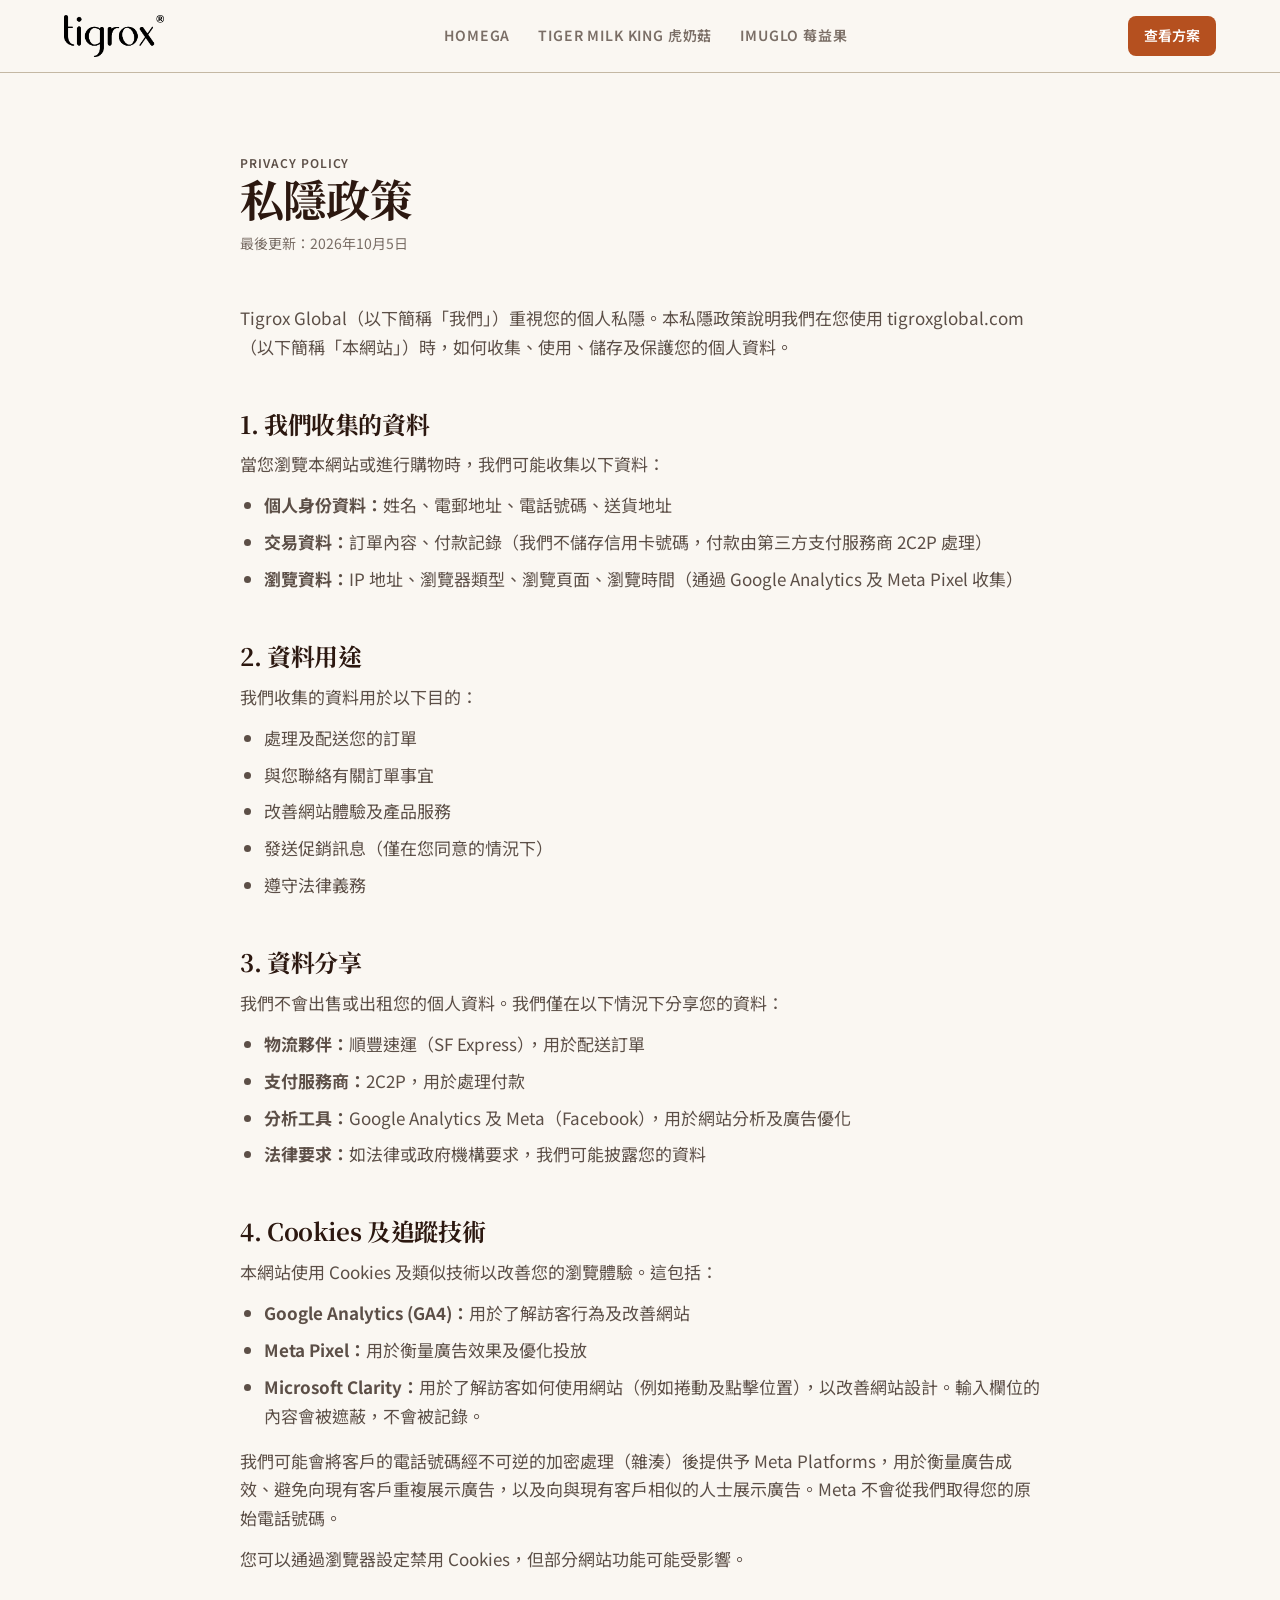
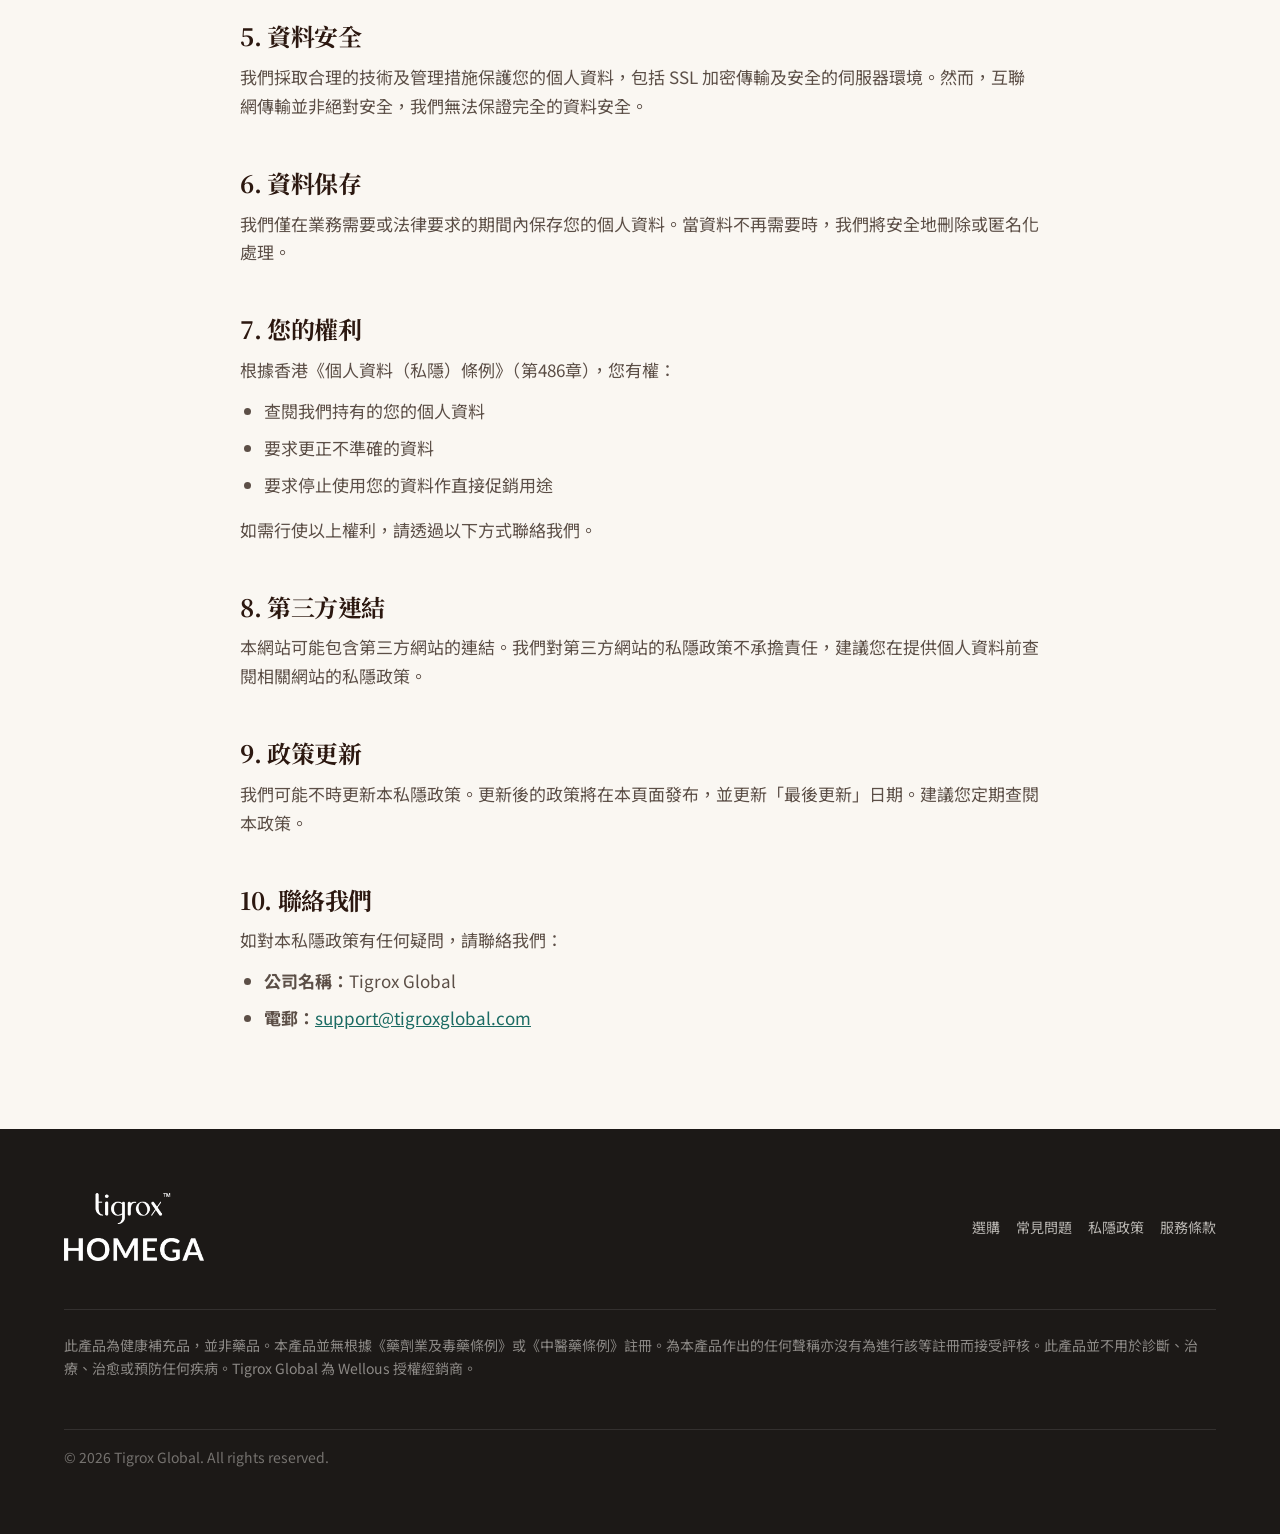
<file: policies/privacy-policy/index.html>
<!doctype html>
<html lang="zh-Hant-HK" dir="ltr">
<head>
  <meta charset="utf-8">
  <meta name="viewport" content="width=device-width, initial-scale=1.0">
  <title>私隱政策 | Tigrox Global</title>
  <meta name="description" content="Tigrox Global 私隱政策 — 了解我們如何收集、使用及保護您的個人資料。">
  <link rel="canonical" href="https://tigroxglobal.com/policies/privacy-policy">
  <link rel="icon" type="image/png" href="/images/favicon.png">

  <link rel="preconnect" href="https://fonts.googleapis.com">
  <link rel="preconnect" href="https://fonts.gstatic.com" crossorigin>
  <link rel="stylesheet" href="https://fonts.googleapis.com/css2?family=Noto+Serif+TC:wght@400;600;700&family=Noto+Sans+TC:wght@400;500;600&family=Inter:wght@400;500;600&display=swap">

  <link rel="stylesheet" href="/css/design-tokens.css">
  <link rel="stylesheet" href="/css/base.css">
  <link rel="stylesheet" href="/css/sections.css">
</head>
<body>
  <a class="sr-only" href="#main-content">跳至主要內容</a>

  <header class="site-header" role="banner">
    <div class="site-header__inner">
      <a href="/" class="site-header__brand" aria-label="Tigrox 首頁">
        <img src="/images/tigrox-logo-black.png" alt="tigrox" width="100" height="28" class="site-header__brand-logo">
      </a>
      <nav class="site-header__products" aria-label="產品系列">
        <ul class="site-header__product-list">
          <li><a href="/" class="site-header__product-link">HOMEGA</a></li>
          <li><a href="/tiger-milk-king/" class="site-header__product-link">TIGER MILK KING 虎奶菇</a></li>
          <li><a href="/imuglo/" class="site-header__product-link">IMUGLO 莓益果</a></li>
        </ul>
      </nav>
      <div class="site-header__actions">
        <a href="/#pricing" class="btn-cta site-header__cta">查看方案</a>
      </div>
      <button class="site-header__menu-toggle" aria-label="開啟選單" aria-expanded="false">
        <svg width="24" height="24" viewBox="0 0 24 24" fill="none" stroke="currentColor" stroke-width="2" stroke-linecap="round">
          <line x1="3" y1="6" x2="21" y2="6"/><line x1="3" y1="12" x2="21" y2="12"/><line x1="3" y1="18" x2="21" y2="18"/>
        </svg>
      </button>
    </div>
    <div class="site-header__mobile-menu" aria-hidden="true">
      <div class="site-header__mobile-products">
        <p class="site-header__mobile-section-label">產品系列</p>
        <nav aria-label="產品系列">
          <ul>
            <li><a href="/">HOMEGA 魚油王</a></li>
            <li><a href="/tiger-milk-king/">TIGER MILK KING 虎奶菇</a></li>
            <li><a href="/imuglo/">IMUGLO 莓益果</a></li>
          </ul>
        </nav>
      </div>
      <div class="site-header__mobile-lang">
        <span class="site-header__lang-current">中文</span>
        <a href="/en/" hreflang="en-HK">EN</a>
      </div>
    </div>
  </header>

  <main id="main-content" role="main">
    <section class="policy-page bg-primary section-padding">
      <div class="container">
        <div class="policy-page__inner">
          <p class="text-overline">Privacy Policy</p>
          <h1>私隱政策</h1>
          <p class="policy-page__updated text-small">最後更新：2026年10月5日</p>

          <div class="policy-page__content">
            <p>Tigrox Global（以下簡稱「我們」）重視您的個人私隱。本私隱政策說明我們在您使用 tigroxglobal.com（以下簡稱「本網站」）時，如何收集、使用、儲存及保護您的個人資料。</p>

            <h2>1. 我們收集的資料</h2>
            <p>當您瀏覽本網站或進行購物時，我們可能收集以下資料：</p>
            <ul>
              <li><strong>個人身份資料：</strong>姓名、電郵地址、電話號碼、送貨地址</li>
              <li><strong>交易資料：</strong>訂單內容、付款記錄（我們不儲存信用卡號碼，付款由第三方支付服務商 2C2P 處理）</li>
              <li><strong>瀏覽資料：</strong>IP 地址、瀏覽器類型、瀏覽頁面、瀏覽時間（通過 Google Analytics 及 Meta Pixel 收集）</li>
            </ul>

            <h2>2. 資料用途</h2>
            <p>我們收集的資料用於以下目的：</p>
            <ul>
              <li>處理及配送您的訂單</li>
              <li>與您聯絡有關訂單事宜</li>
              <li>改善網站體驗及產品服務</li>
              <li>發送促銷訊息（僅在您同意的情況下）</li>
              <li>遵守法律義務</li>
            </ul>

            <h2>3. 資料分享</h2>
            <p>我們不會出售或出租您的個人資料。我們僅在以下情況下分享您的資料：</p>
            <ul>
              <li><strong>物流夥伴：</strong>順豐速運（SF Express），用於配送訂單</li>
              <li><strong>支付服務商：</strong>2C2P，用於處理付款</li>
              <li><strong>分析工具：</strong>Google Analytics 及 Meta（Facebook），用於網站分析及廣告優化</li>
              <li><strong>法律要求：</strong>如法律或政府機構要求，我們可能披露您的資料</li>
            </ul>

            <h2>4. Cookies 及追蹤技術</h2>
            <p>本網站使用 Cookies 及類似技術以改善您的瀏覽體驗。這包括：</p>
            <ul>
              <li><strong>Google Analytics (GA4)：</strong>用於了解訪客行為及改善網站</li>
              <li><strong>Meta Pixel：</strong>用於衡量廣告效果及優化投放</li>
              <li><strong>Microsoft Clarity：</strong>用於了解訪客如何使用網站（例如捲動及點擊位置），以改善網站設計。輸入欄位的內容會被遮蔽，不會被記錄。</li>
            </ul>
            <p>我們可能會將客戶的電話號碼經不可逆的加密處理（雜湊）後提供予 Meta Platforms，用於衡量廣告成效、避免向現有客戶重複展示廣告，以及向與現有客戶相似的人士展示廣告。Meta 不會從我們取得您的原始電話號碼。</p>
            <p>您可以通過瀏覽器設定禁用 Cookies，但部分網站功能可能受影響。</p>

            <h2>5. 資料安全</h2>
            <p>我們採取合理的技術及管理措施保護您的個人資料，包括 SSL 加密傳輸及安全的伺服器環境。然而，互聯網傳輸並非絕對安全，我們無法保證完全的資料安全。</p>

            <h2>6. 資料保存</h2>
            <p>我們僅在業務需要或法律要求的期間內保存您的個人資料。當資料不再需要時，我們將安全地刪除或匿名化處理。</p>

            <h2>7. 您的權利</h2>
            <p>根據香港《個人資料（私隱）條例》（第486章），您有權：</p>
            <ul>
              <li>查閱我們持有的您的個人資料</li>
              <li>要求更正不準確的資料</li>
              <li>要求停止使用您的資料作直接促銷用途</li>
            </ul>
            <p>如需行使以上權利，請透過以下方式聯絡我們。</p>

            <h2>8. 第三方連結</h2>
            <p>本網站可能包含第三方網站的連結。我們對第三方網站的私隱政策不承擔責任，建議您在提供個人資料前查閱相關網站的私隱政策。</p>

            <h2>9. 政策更新</h2>
            <p>我們可能不時更新本私隱政策。更新後的政策將在本頁面發布，並更新「最後更新」日期。建議您定期查閱本政策。</p>

            <h2>10. 聯絡我們</h2>
            <p>如對本私隱政策有任何疑問，請聯絡我們：</p>
            <ul>
              <li><strong>公司名稱：</strong>Tigrox Global</li>
              <li><strong>電郵：</strong><a href="mailto:support@tigroxglobal.com">support@tigroxglobal.com</a></li>
            </ul>
          </div>
        </div>
      </div>
    </section>
  </main>

  <footer class="site-footer bg-dark" role="contentinfo">
    <div class="container site-footer__inner">
      <div class="site-footer__top">
        <div class="site-footer__brand">
          <img src="/images/homega-logo-white.png" alt="Homega" width="140" height="40" loading="lazy" class="site-footer__logo">
        </div>
        <nav class="site-footer__nav" aria-label="頁腳導覽">
          <ul>
            <li><a href="/#pricing">選購</a></li>
            <li><a href="/#faq-heading">常見問題</a></li>
            <li><a href="/policies/privacy-policy" aria-current="page">私隱政策</a></li>
            <li><a href="/policies/terms-of-service">服務條款</a></li>
          </ul>
        </nav>
      </div>
      <div class="site-footer__disclaimer">
        <p class="text-small">
          此產品為健康補充品，並非藥品。本產品並無根據《藥劑業及毒藥條例》或《中醫藥條例》註冊。為本產品作出的任何聲稱亦沒有為進行該等註冊而接受評核。此產品並不用於診斷、治療、治愈或預防任何疾病。Tigrox Global 為 Wellous 授權經銷商。
        </p>
      </div>
      <div class="site-footer__bottom">
        <p class="text-small">&copy; 2026 Tigrox Global. All rights reserved.</p>
      </div>
    </div>
  </footer>

  <script src="/js/main.js?v=5"></script>
</body>
</html>
</file>
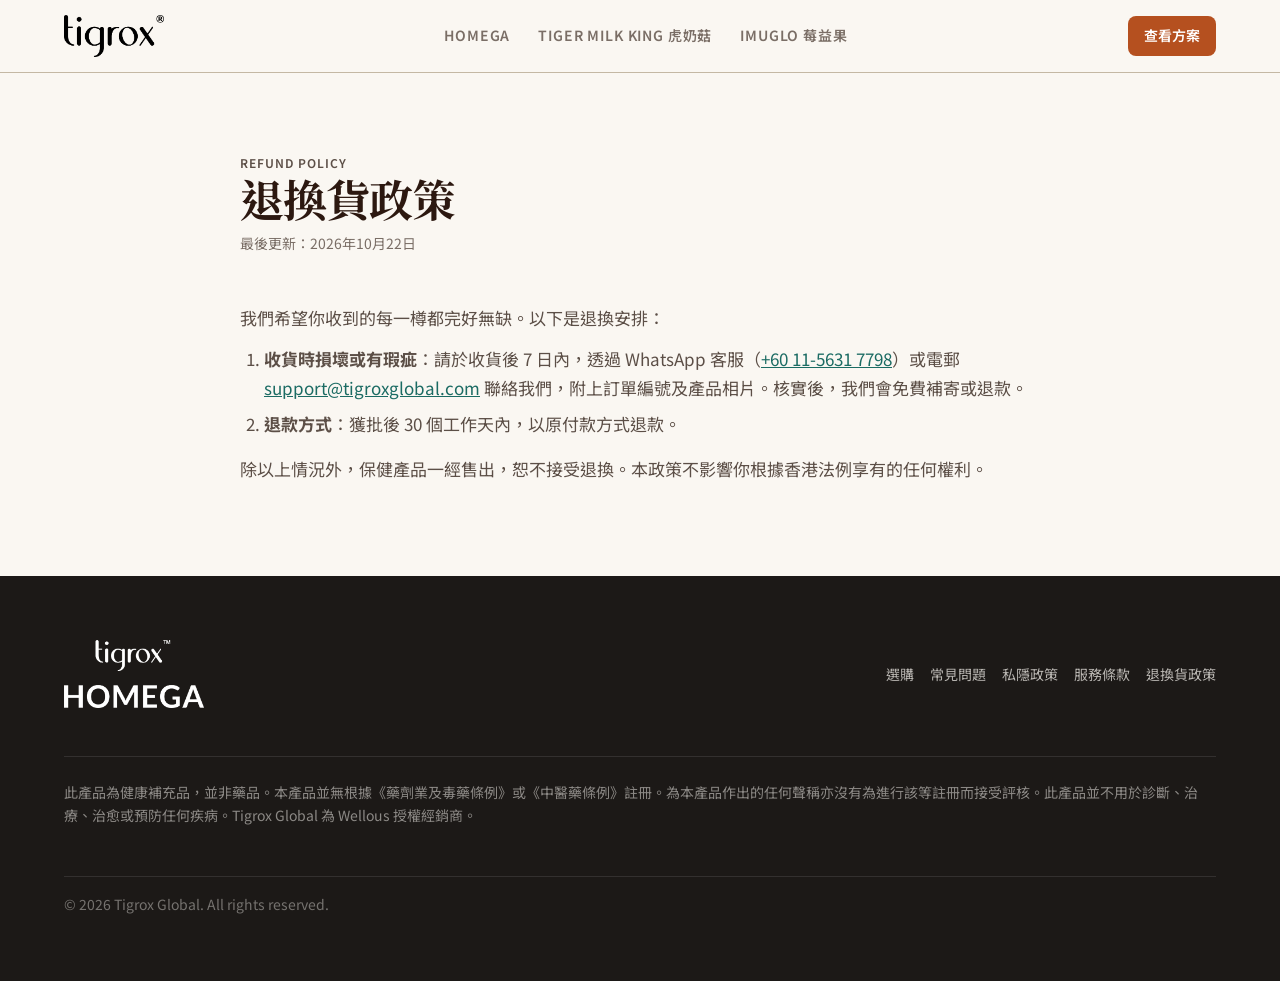
<file: policies/refund-policy/index.html>
<!doctype html>
<html lang="zh-Hant-HK" dir="ltr">
<head>
  <meta charset="utf-8">
  <meta name="viewport" content="width=device-width, initial-scale=1.0">
  <title>退換貨政策 | Tigrox Global</title>
  <meta name="description" content="Tigrox Global 退換貨政策 — 收貨時損壞或有瑕疵的退換安排。">
  <link rel="canonical" href="https://tigroxglobal.com/policies/refund-policy/">
  <link rel="icon" type="image/png" href="/images/favicon.png">

  <link rel="preconnect" href="https://fonts.googleapis.com">
  <link rel="preconnect" href="https://fonts.gstatic.com" crossorigin>
  <link rel="stylesheet" href="https://fonts.googleapis.com/css2?family=Noto+Serif+TC:wght@400;600;700&family=Noto+Sans+TC:wght@400;500;600&family=Inter:wght@400;500;600&display=swap">

  <link rel="stylesheet" href="/css/design-tokens.css">
  <link rel="stylesheet" href="/css/base.css">
  <link rel="stylesheet" href="/css/sections.css">
</head>
<body>
  <a class="sr-only" href="#main-content">跳至主要內容</a>

  <header class="site-header" role="banner">
    <div class="site-header__inner">
      <a href="/" class="site-header__brand" aria-label="Tigrox 首頁">
        <img src="/images/tigrox-logo-black.png" alt="tigrox" width="100" height="28" class="site-header__brand-logo">
      </a>
      <nav class="site-header__products" aria-label="產品系列">
        <ul class="site-header__product-list">
          <li><a href="/" class="site-header__product-link">HOMEGA</a></li>
          <li><a href="/tiger-milk-king/" class="site-header__product-link">TIGER MILK KING 虎奶菇</a></li>
          <li><a href="/imuglo/" class="site-header__product-link">IMUGLO 莓益果</a></li>
        </ul>
      </nav>
      <div class="site-header__actions">
        <a href="/#pricing" class="btn-cta site-header__cta">查看方案</a>
      </div>
      <button class="site-header__menu-toggle" aria-label="開啟選單" aria-expanded="false">
        <svg width="24" height="24" viewBox="0 0 24 24" fill="none" stroke="currentColor" stroke-width="2" stroke-linecap="round">
          <line x1="3" y1="6" x2="21" y2="6"/><line x1="3" y1="12" x2="21" y2="12"/><line x1="3" y1="18" x2="21" y2="18"/>
        </svg>
      </button>
    </div>
    <div class="site-header__mobile-menu" aria-hidden="true">
      <div class="site-header__mobile-products">
        <p class="site-header__mobile-section-label">產品系列</p>
        <nav aria-label="產品系列">
          <ul>
            <li><a href="/">HOMEGA 魚油王</a></li>
            <li><a href="/tiger-milk-king/">TIGER MILK KING 虎奶菇</a></li>
            <li><a href="/imuglo/">IMUGLO 莓益果</a></li>
          </ul>
        </nav>
      </div>
      <div class="site-header__mobile-lang">
        <span class="site-header__lang-current">中文</span>
        <a href="/en/" hreflang="en-HK">EN</a>
      </div>
    </div>
  </header>

  <main id="main-content" role="main">
    <section class="policy-page bg-primary section-padding">
      <div class="container">
        <div class="policy-page__inner">
          <p class="text-overline">Refund Policy</p>
          <h1>退換貨政策</h1>
          <p class="policy-page__updated text-small">最後更新：2026年10月22日</p>

          <div class="policy-page__content">
            <p>我們希望你收到的每一樽都完好無缺。以下是退換安排：</p>
            <ol>
              <li><strong>收貨時損壞或有瑕疵</strong>：請於收貨後 7 日內，透過 WhatsApp 客服（<a href="https://wa.me/601156317798" target="_blank" rel="noopener" style="white-space: nowrap;">+60 11-5631 7798</a>）或電郵 <a href="mailto:support@tigroxglobal.com">support@tigroxglobal.com</a> 聯絡我們，附上訂單編號及產品相片。核實後，我們會免費補寄或退款。</li>
              <li><strong>退款方式</strong>：獲批後 30 個工作天內，以原付款方式退款。</li>
            </ol>
            <p>除以上情況外，保健產品一經售出，恕不接受退換。本政策不影響你根據香港法例享有的任何權利。</p>
          </div>
        </div>
      </div>
    </section>
  </main>

  <footer class="site-footer bg-dark" role="contentinfo">
    <div class="container site-footer__inner">
      <div class="site-footer__top">
        <div class="site-footer__brand">
          <img src="/images/homega-logo-white.png" alt="Homega" width="140" height="40" loading="lazy" class="site-footer__logo">
        </div>
        <nav class="site-footer__nav" aria-label="頁腳導覽">
          <ul>
            <li><a href="/#pricing">選購</a></li>
            <li><a href="/#faq-heading">常見問題</a></li>
            <li><a href="/policies/privacy-policy">私隱政策</a></li>
            <li><a href="/policies/terms-of-service">服務條款</a></li>
            <li><a href="/policies/refund-policy/" aria-current="page">退換貨政策</a></li>
          </ul>
        </nav>
      </div>
      <div class="site-footer__disclaimer">
        <p class="text-small">
          此產品為健康補充品，並非藥品。本產品並無根據《藥劑業及毒藥條例》或《中醫藥條例》註冊。為本產品作出的任何聲稱亦沒有為進行該等註冊而接受評核。此產品並不用於診斷、治療、治愈或預防任何疾病。Tigrox Global 為 Wellous 授權經銷商。
        </p>
      </div>
      <div class="site-footer__bottom">
        <p class="text-small">&copy; 2026 Tigrox Global. All rights reserved.</p>
      </div>
    </div>
  </footer>

  <script src="/js/main.js?v=5"></script>
</body>
</html>
</file>
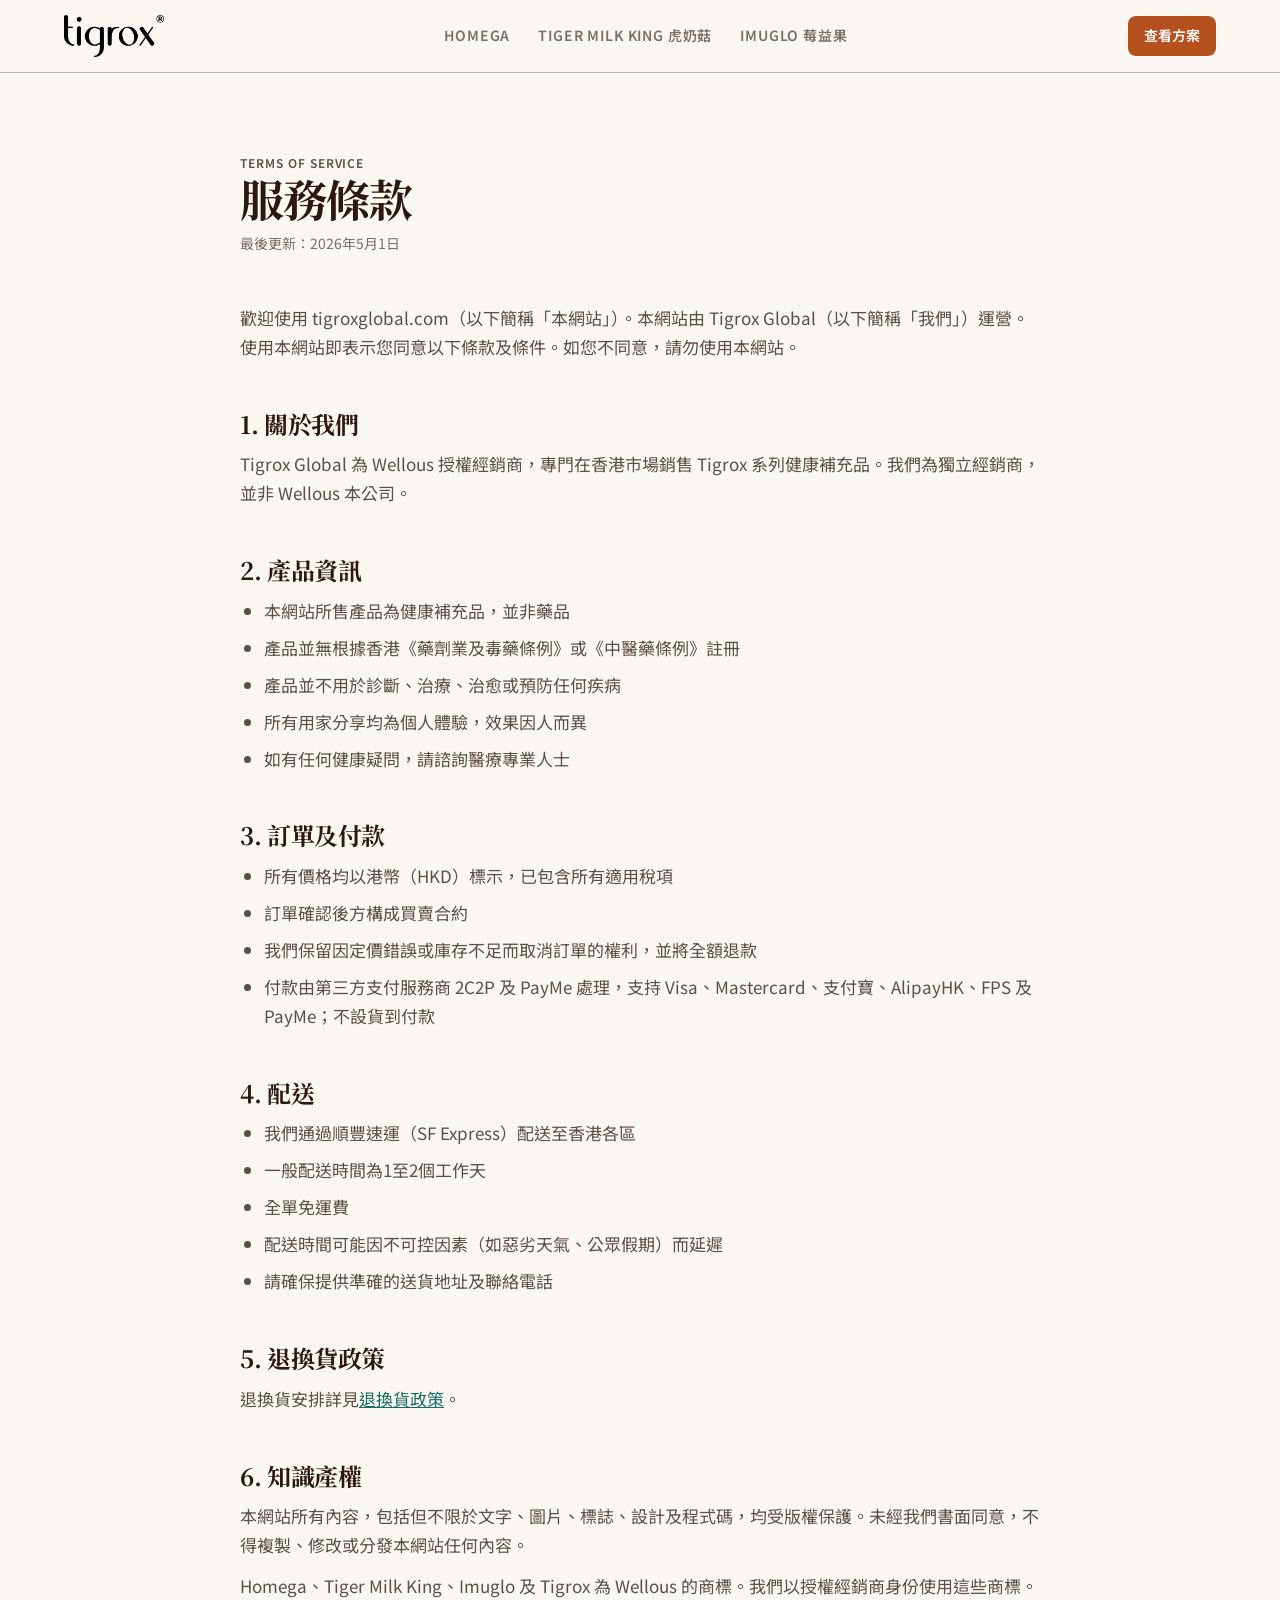
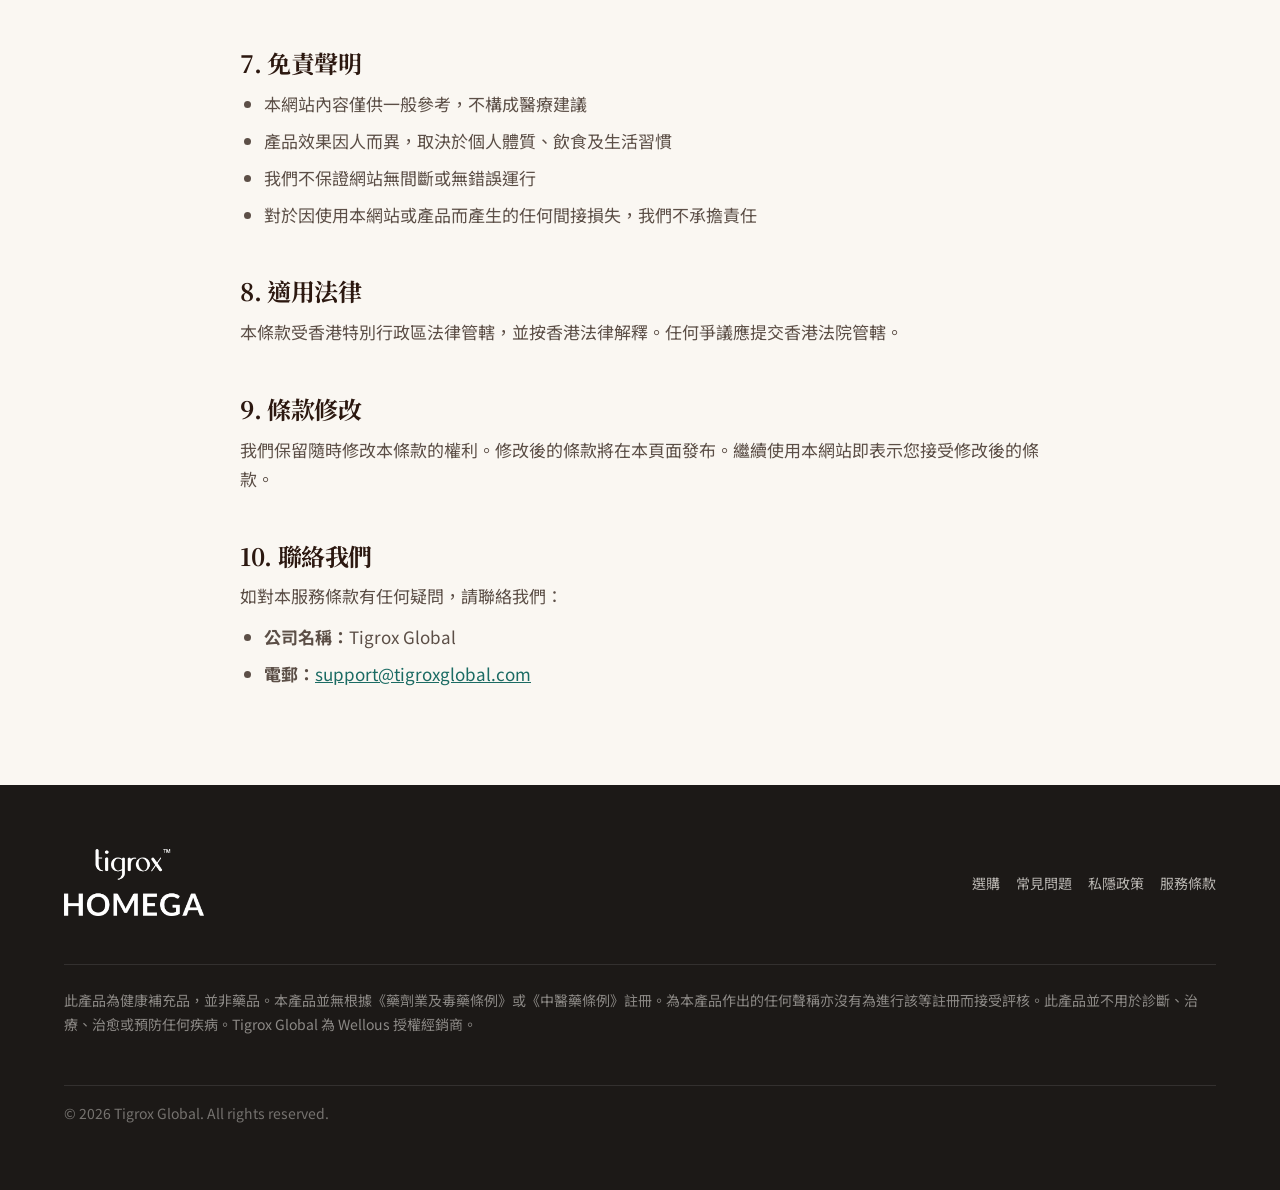
<file: policies/terms-of-service/index.html>
<!doctype html>
<html lang="zh-Hant-HK" dir="ltr">
<head>
  <meta charset="utf-8">
  <meta name="viewport" content="width=device-width, initial-scale=1.0">
  <title>服務條款 | Tigrox Global</title>
  <meta name="description" content="Tigrox Global 服務條款 — 使用本網站及購買產品的條款及條件。">
  <link rel="canonical" href="https://tigroxglobal.com/policies/terms-of-service">
  <link rel="icon" type="image/png" href="/images/favicon.png">

  <link rel="preconnect" href="https://fonts.googleapis.com">
  <link rel="preconnect" href="https://fonts.gstatic.com" crossorigin>
  <link rel="stylesheet" href="https://fonts.googleapis.com/css2?family=Noto+Serif+TC:wght@400;600;700&family=Noto+Sans+TC:wght@400;500;600&family=Inter:wght@400;500;600&display=swap">

  <link rel="stylesheet" href="/css/design-tokens.css">
  <link rel="stylesheet" href="/css/base.css">
  <link rel="stylesheet" href="/css/sections.css">
</head>
<body>
  <a class="sr-only" href="#main-content">跳至主要內容</a>

  <header class="site-header" role="banner">
    <div class="site-header__inner">
      <a href="/" class="site-header__brand" aria-label="Tigrox 首頁">
        <img src="/images/tigrox-logo-black.png" alt="tigrox" width="100" height="28" class="site-header__brand-logo">
      </a>
      <nav class="site-header__products" aria-label="產品系列">
        <ul class="site-header__product-list">
          <li><a href="/" class="site-header__product-link">HOMEGA</a></li>
          <li><a href="/tiger-milk-king/" class="site-header__product-link">TIGER MILK KING 虎奶菇</a></li>
          <li><a href="/imuglo/" class="site-header__product-link">IMUGLO 莓益果</a></li>
        </ul>
      </nav>
      <div class="site-header__actions">
        <a href="/#pricing" class="btn-cta site-header__cta">查看方案</a>
      </div>
      <button class="site-header__menu-toggle" aria-label="開啟選單" aria-expanded="false">
        <svg width="24" height="24" viewBox="0 0 24 24" fill="none" stroke="currentColor" stroke-width="2" stroke-linecap="round">
          <line x1="3" y1="6" x2="21" y2="6"/><line x1="3" y1="12" x2="21" y2="12"/><line x1="3" y1="18" x2="21" y2="18"/>
        </svg>
      </button>
    </div>
    <div class="site-header__mobile-menu" aria-hidden="true">
      <div class="site-header__mobile-products">
        <p class="site-header__mobile-section-label">產品系列</p>
        <nav aria-label="產品系列">
          <ul>
            <li><a href="/">HOMEGA 魚油王</a></li>
            <li><a href="/tiger-milk-king/">TIGER MILK KING 虎奶菇</a></li>
            <li><a href="/imuglo/">IMUGLO 莓益果</a></li>
          </ul>
        </nav>
      </div>
      <div class="site-header__mobile-lang">
        <span class="site-header__lang-current">中文</span>
        <a href="/en/" hreflang="en-HK">EN</a>
      </div>
    </div>
  </header>

  <main id="main-content" role="main">
    <section class="policy-page bg-primary section-padding">
      <div class="container">
        <div class="policy-page__inner">
          <p class="text-overline">Terms of Service</p>
          <h1>服務條款</h1>
          <p class="policy-page__updated text-small">最後更新：2026年5月1日</p>

          <div class="policy-page__content">
            <p>歡迎使用 tigroxglobal.com（以下簡稱「本網站」）。本網站由 Tigrox Global（以下簡稱「我們」）運營。使用本網站即表示您同意以下條款及條件。如您不同意，請勿使用本網站。</p>

            <h2>1. 關於我們</h2>
            <p>Tigrox Global 為 Wellous 授權經銷商，專門在香港市場銷售 Tigrox 系列健康補充品。我們為獨立經銷商，並非 Wellous 本公司。</p>

            <h2>2. 產品資訊</h2>
            <ul>
              <li>本網站所售產品為健康補充品，並非藥品</li>
              <li>產品並無根據香港《藥劑業及毒藥條例》或《中醫藥條例》註冊</li>
              <li>產品並不用於診斷、治療、治愈或預防任何疾病</li>
              <li>所有用家分享均為個人體驗，效果因人而異</li>
              <li>如有任何健康疑問，請諮詢醫療專業人士</li>
            </ul>

            <h2>3. 訂單及付款</h2>
            <ul>
              <li>所有價格均以港幣（HKD）標示，已包含所有適用稅項</li>
              <li>訂單確認後方構成買賣合約</li>
              <li>我們保留因定價錯誤或庫存不足而取消訂單的權利，並將全額退款</li>
              <li>付款由第三方支付服務商 2C2P 及 PayMe 處理，支持 Visa、Mastercard、支付寶、AlipayHK、FPS 及 PayMe；不設貨到付款</li>
            </ul>

            <h2>4. 配送</h2>
            <ul>
              <li>我們通過順豐速運（SF Express）配送至香港各區</li>
              <li>一般配送時間為1至2個工作天</li>
              <li>全單免運費</li>
              <li>配送時間可能因不可控因素（如惡劣天氣、公眾假期）而延遲</li>
              <li>請確保提供準確的送貨地址及聯絡電話</li>
            </ul>

            <h2>5. 退換貨政策</h2>
            <p>退換貨安排詳見<a href="/policies/refund-policy/">退換貨政策</a>。</p>

            <h2>6. 知識產權</h2>
            <p>本網站所有內容，包括但不限於文字、圖片、標誌、設計及程式碼，均受版權保護。未經我們書面同意，不得複製、修改或分發本網站任何內容。</p>
            <p>Homega、Tiger Milk King、Imuglo 及 Tigrox 為 Wellous 的商標。我們以授權經銷商身份使用這些商標。</p>

            <h2>7. 免責聲明</h2>
            <ul>
              <li>本網站內容僅供一般參考，不構成醫療建議</li>
              <li>產品效果因人而異，取決於個人體質、飲食及生活習慣</li>
              <li>我們不保證網站無間斷或無錯誤運行</li>
              <li>對於因使用本網站或產品而產生的任何間接損失，我們不承擔責任</li>
            </ul>

            <h2>8. 適用法律</h2>
            <p>本條款受香港特別行政區法律管轄，並按香港法律解釋。任何爭議應提交香港法院管轄。</p>

            <h2>9. 條款修改</h2>
            <p>我們保留隨時修改本條款的權利。修改後的條款將在本頁面發布。繼續使用本網站即表示您接受修改後的條款。</p>

            <h2>10. 聯絡我們</h2>
            <p>如對本服務條款有任何疑問，請聯絡我們：</p>
            <ul>
              <li><strong>公司名稱：</strong>Tigrox Global</li>
              <li><strong>電郵：</strong><a href="mailto:support@tigroxglobal.com">support@tigroxglobal.com</a></li>
            </ul>
          </div>
        </div>
      </div>
    </section>
  </main>

  <footer class="site-footer bg-dark" role="contentinfo">
    <div class="container site-footer__inner">
      <div class="site-footer__top">
        <div class="site-footer__brand">
          <img src="/images/homega-logo-white.png" alt="Homega" width="140" height="40" loading="lazy" class="site-footer__logo">
        </div>
        <nav class="site-footer__nav" aria-label="頁腳導覽">
          <ul>
            <li><a href="/#pricing">選購</a></li>
            <li><a href="/#faq-heading">常見問題</a></li>
            <li><a href="/policies/privacy-policy">私隱政策</a></li>
            <li><a href="/policies/terms-of-service" aria-current="page">服務條款</a></li>
          </ul>
        </nav>
      </div>
      <div class="site-footer__disclaimer">
        <p class="text-small">
          此產品為健康補充品，並非藥品。本產品並無根據《藥劑業及毒藥條例》或《中醫藥條例》註冊。為本產品作出的任何聲稱亦沒有為進行該等註冊而接受評核。此產品並不用於診斷、治療、治愈或預防任何疾病。Tigrox Global 為 Wellous 授權經銷商。
        </p>
      </div>
      <div class="site-footer__bottom">
        <p class="text-small">&copy; 2026 Tigrox Global. All rights reserved.</p>
      </div>
    </div>
  </footer>

  <script src="/js/main.js?v=5"></script>
</body>
</html>
</file>
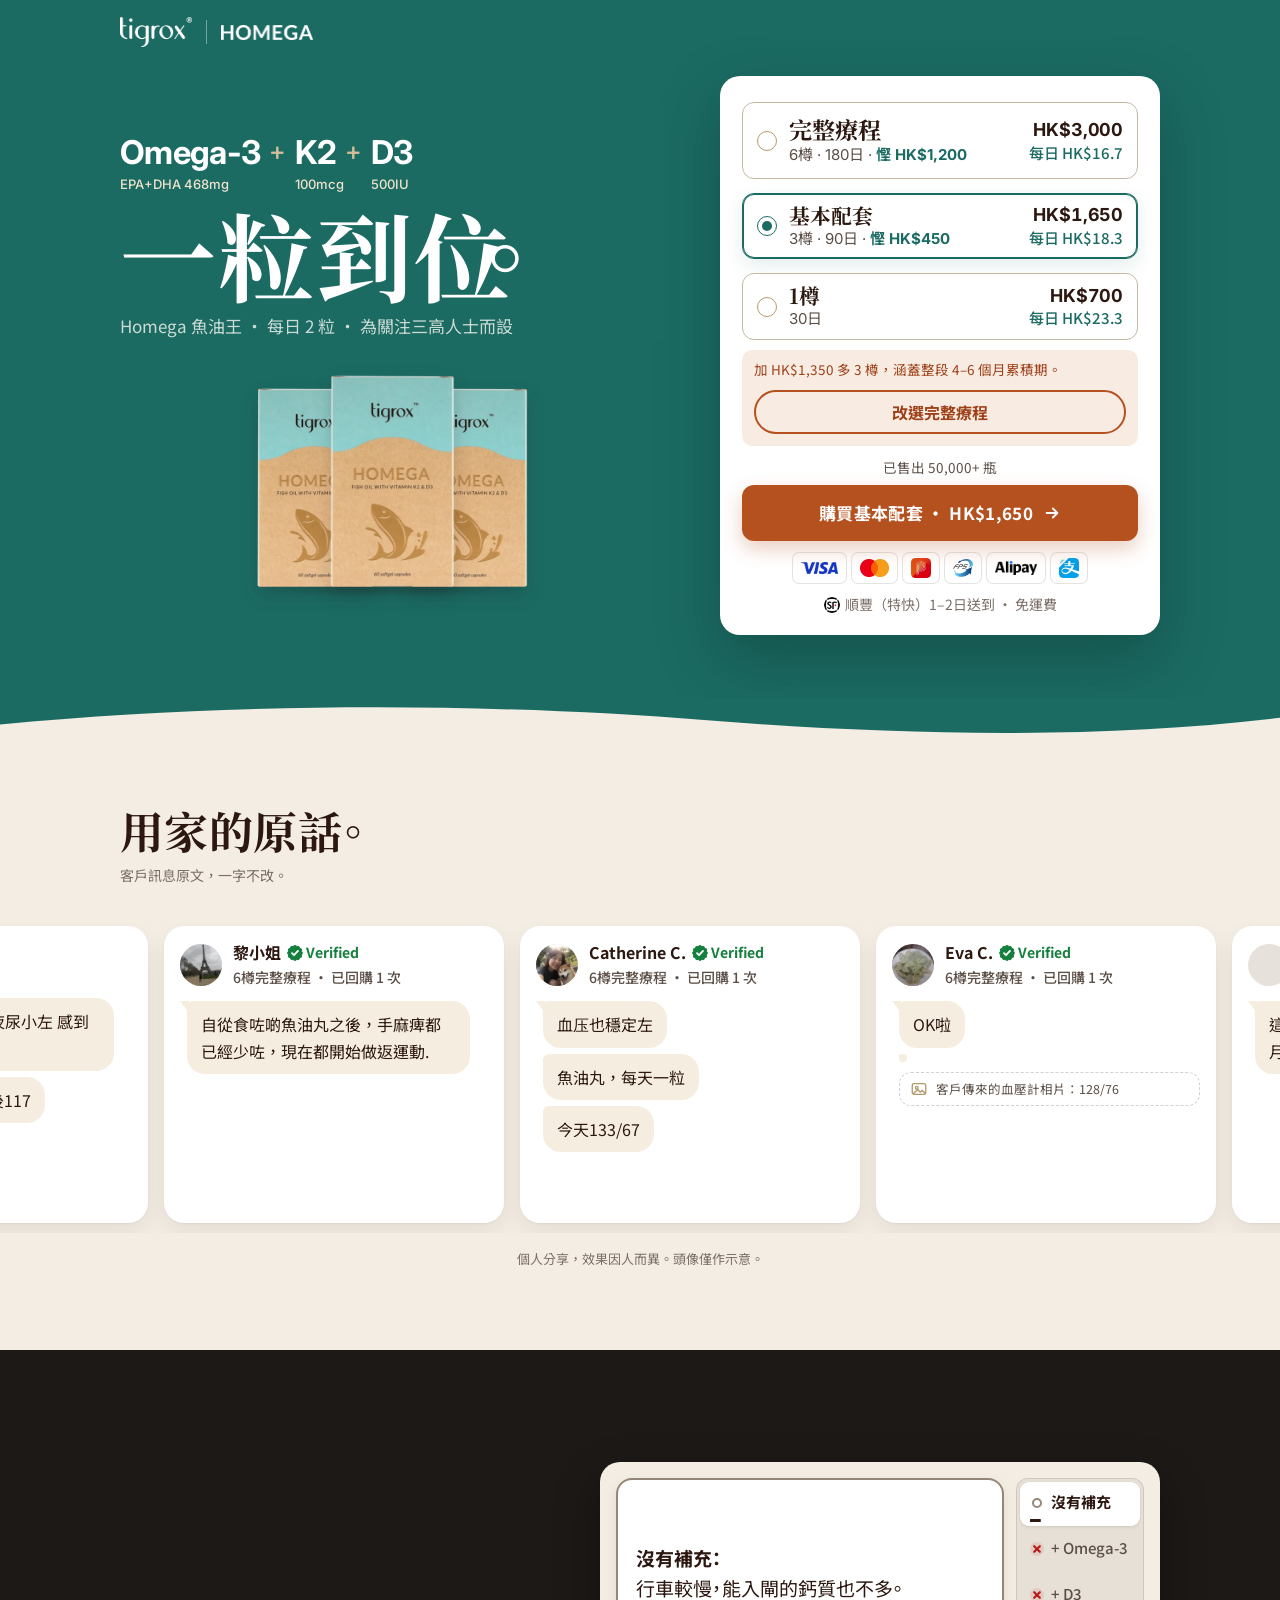
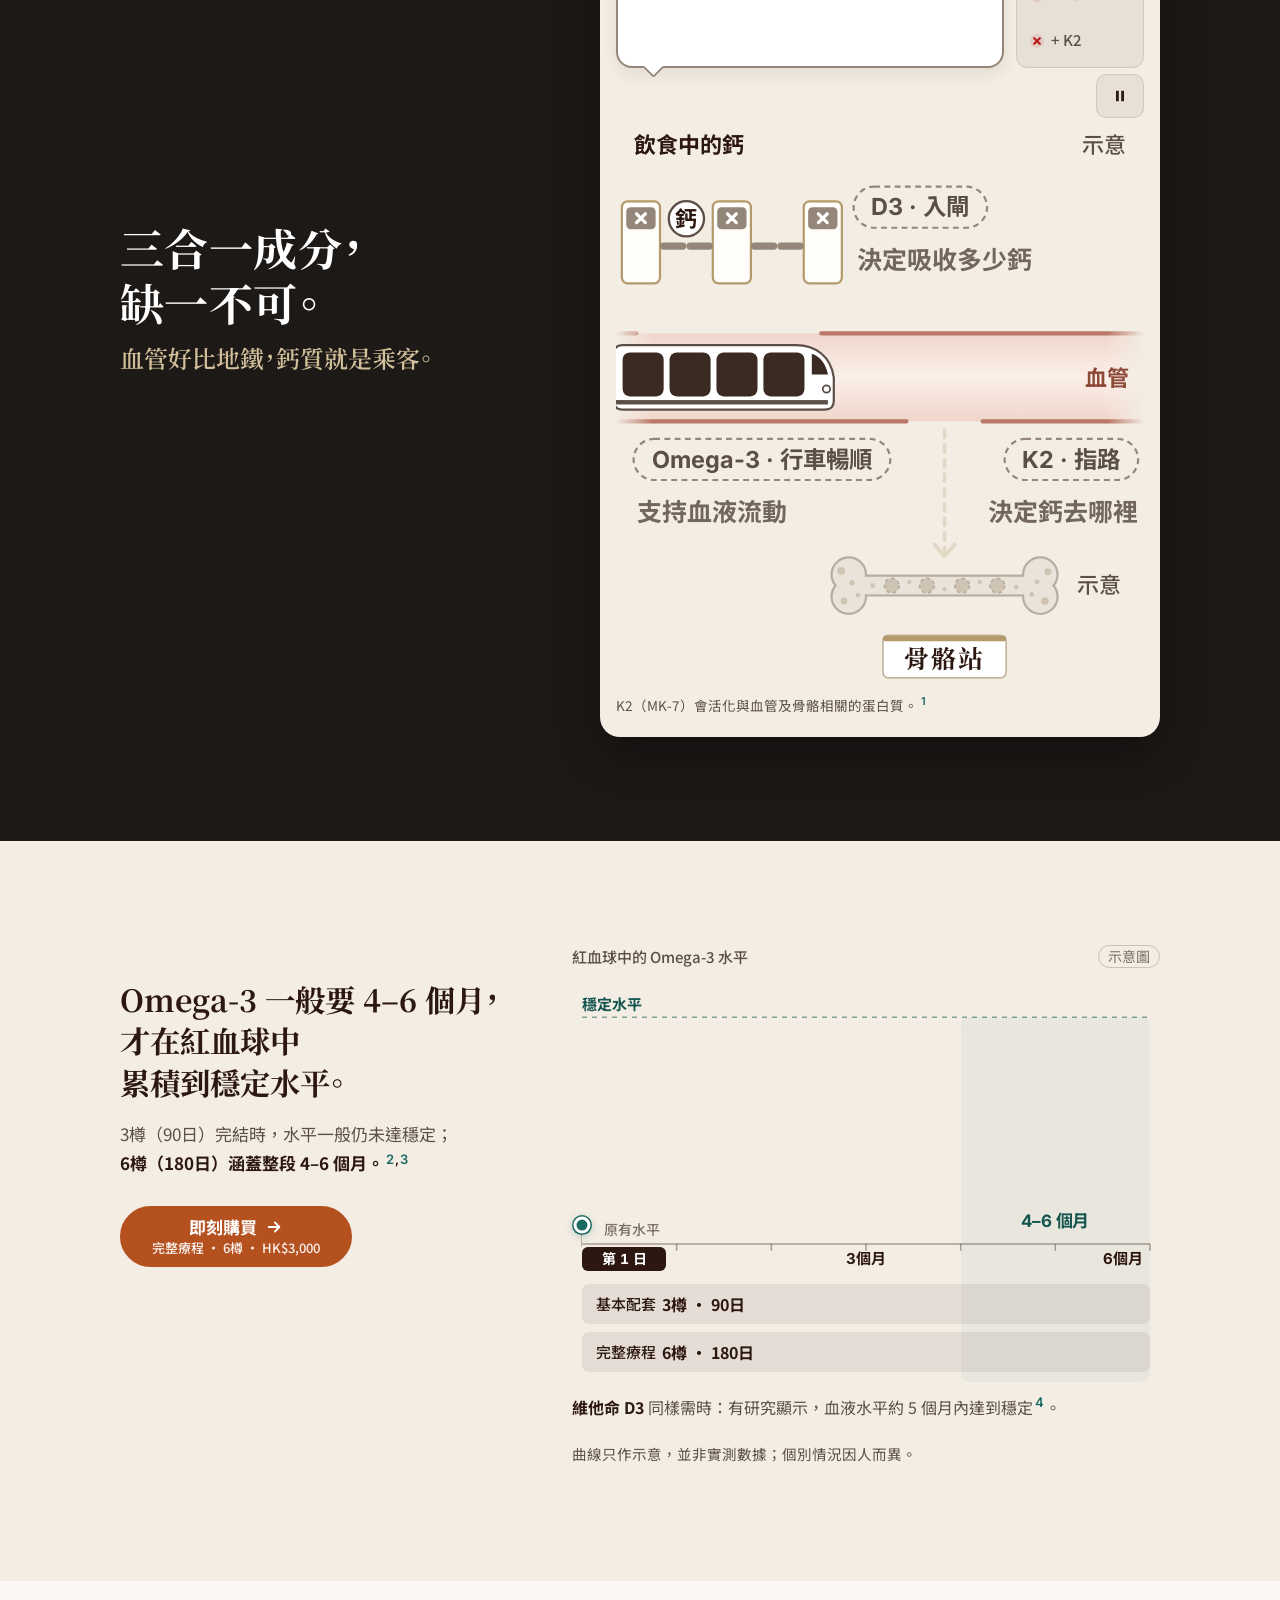
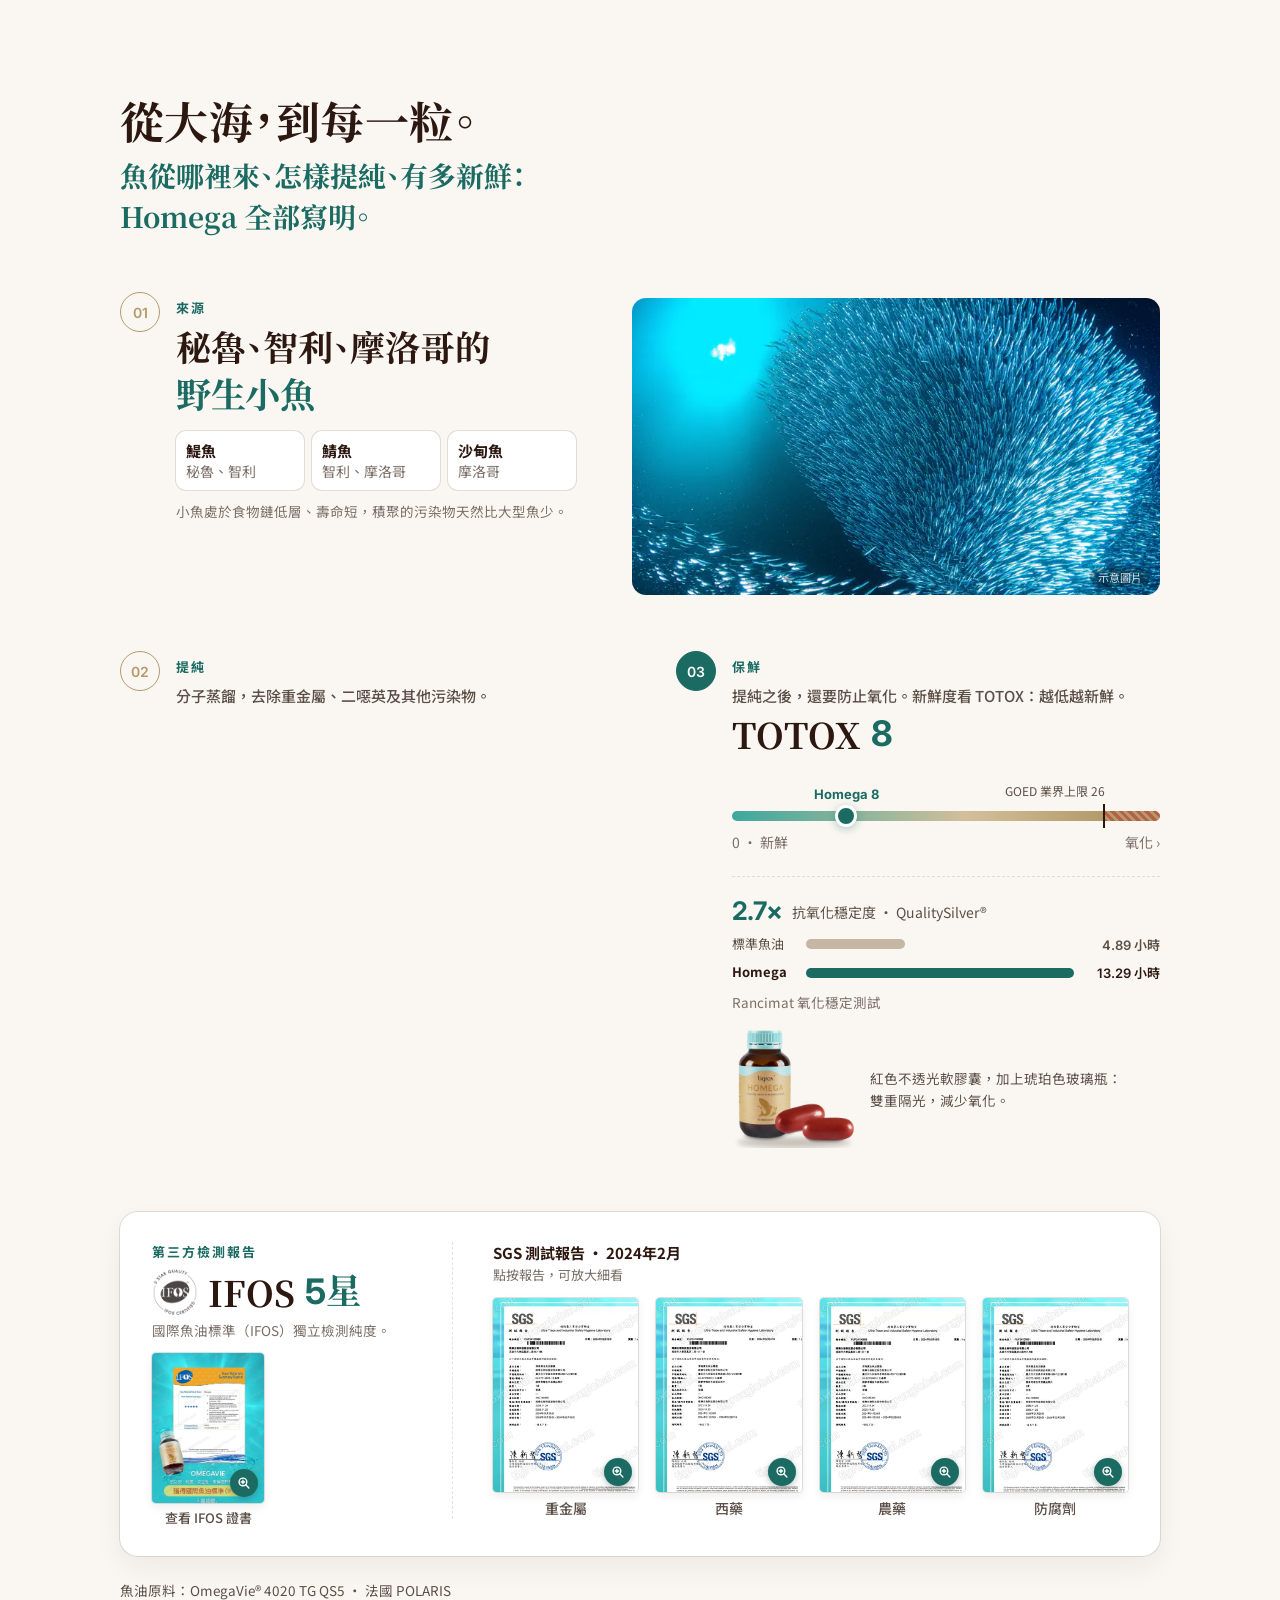
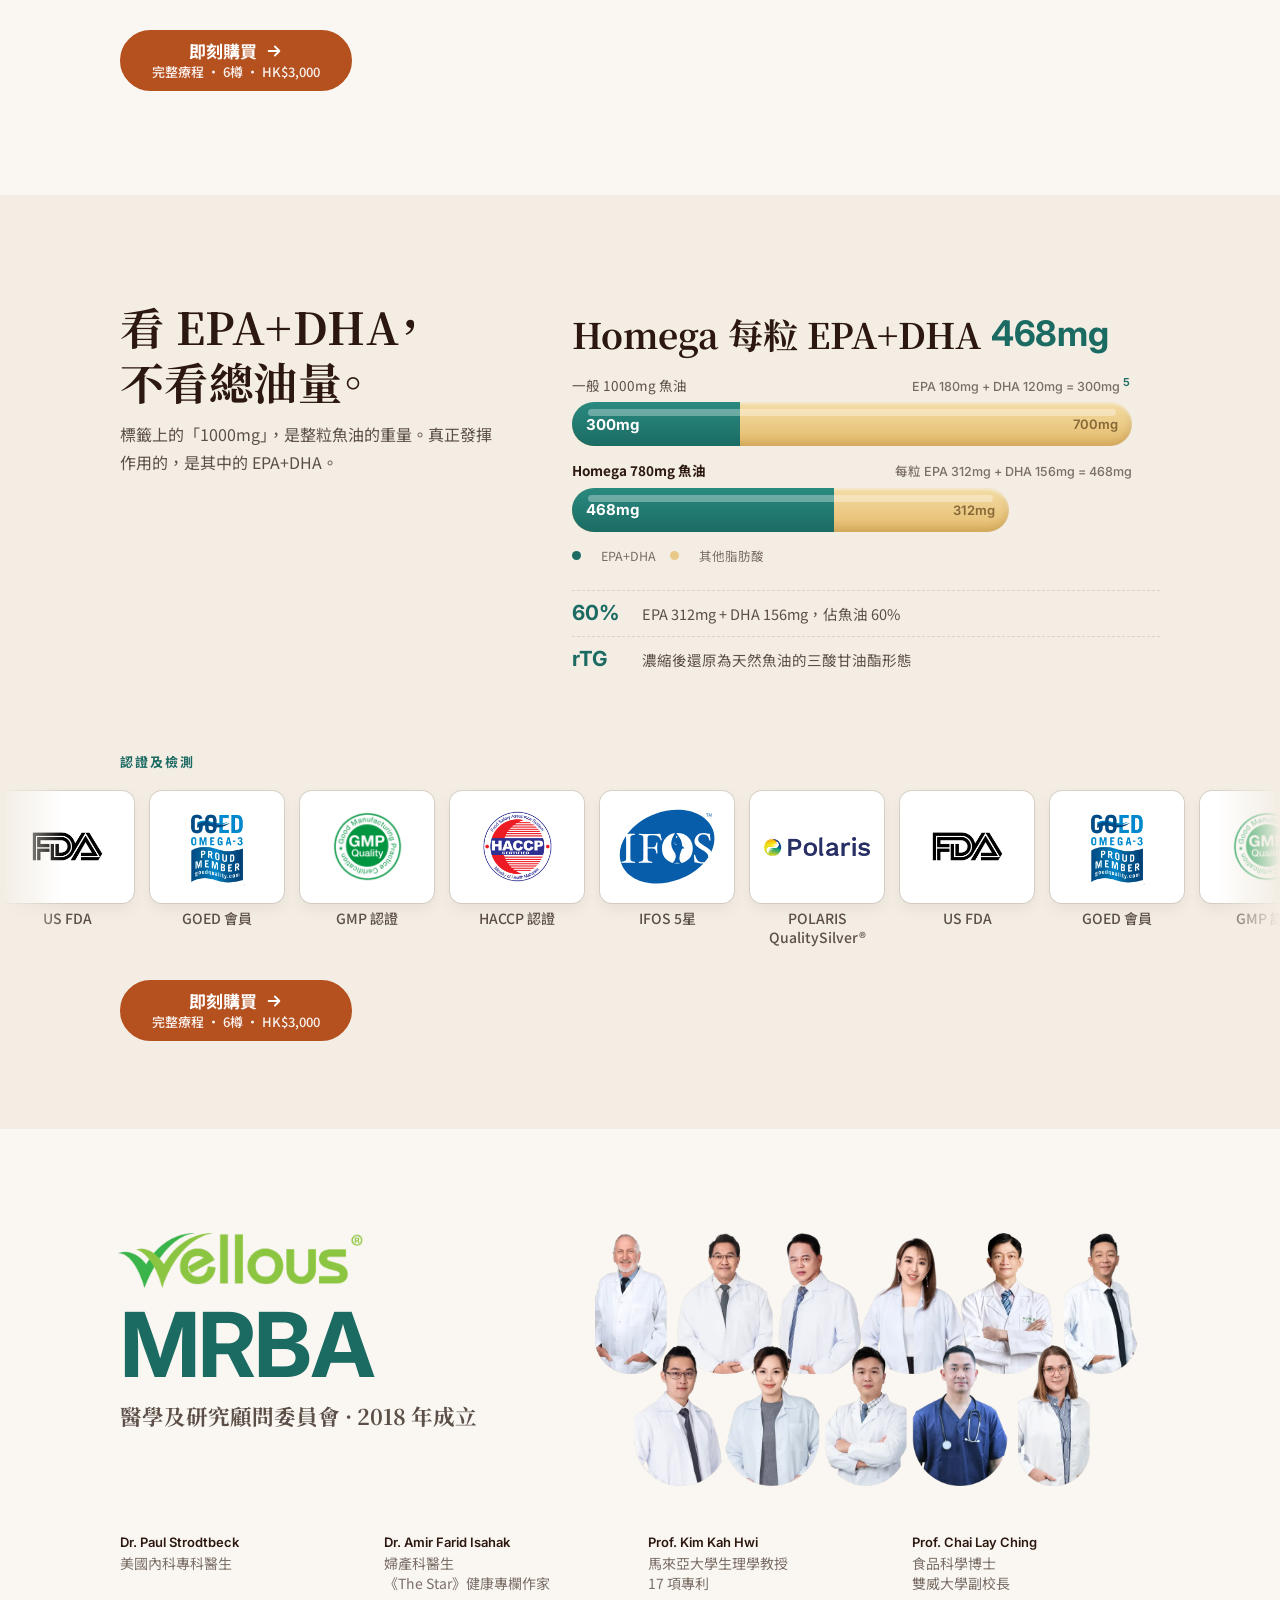
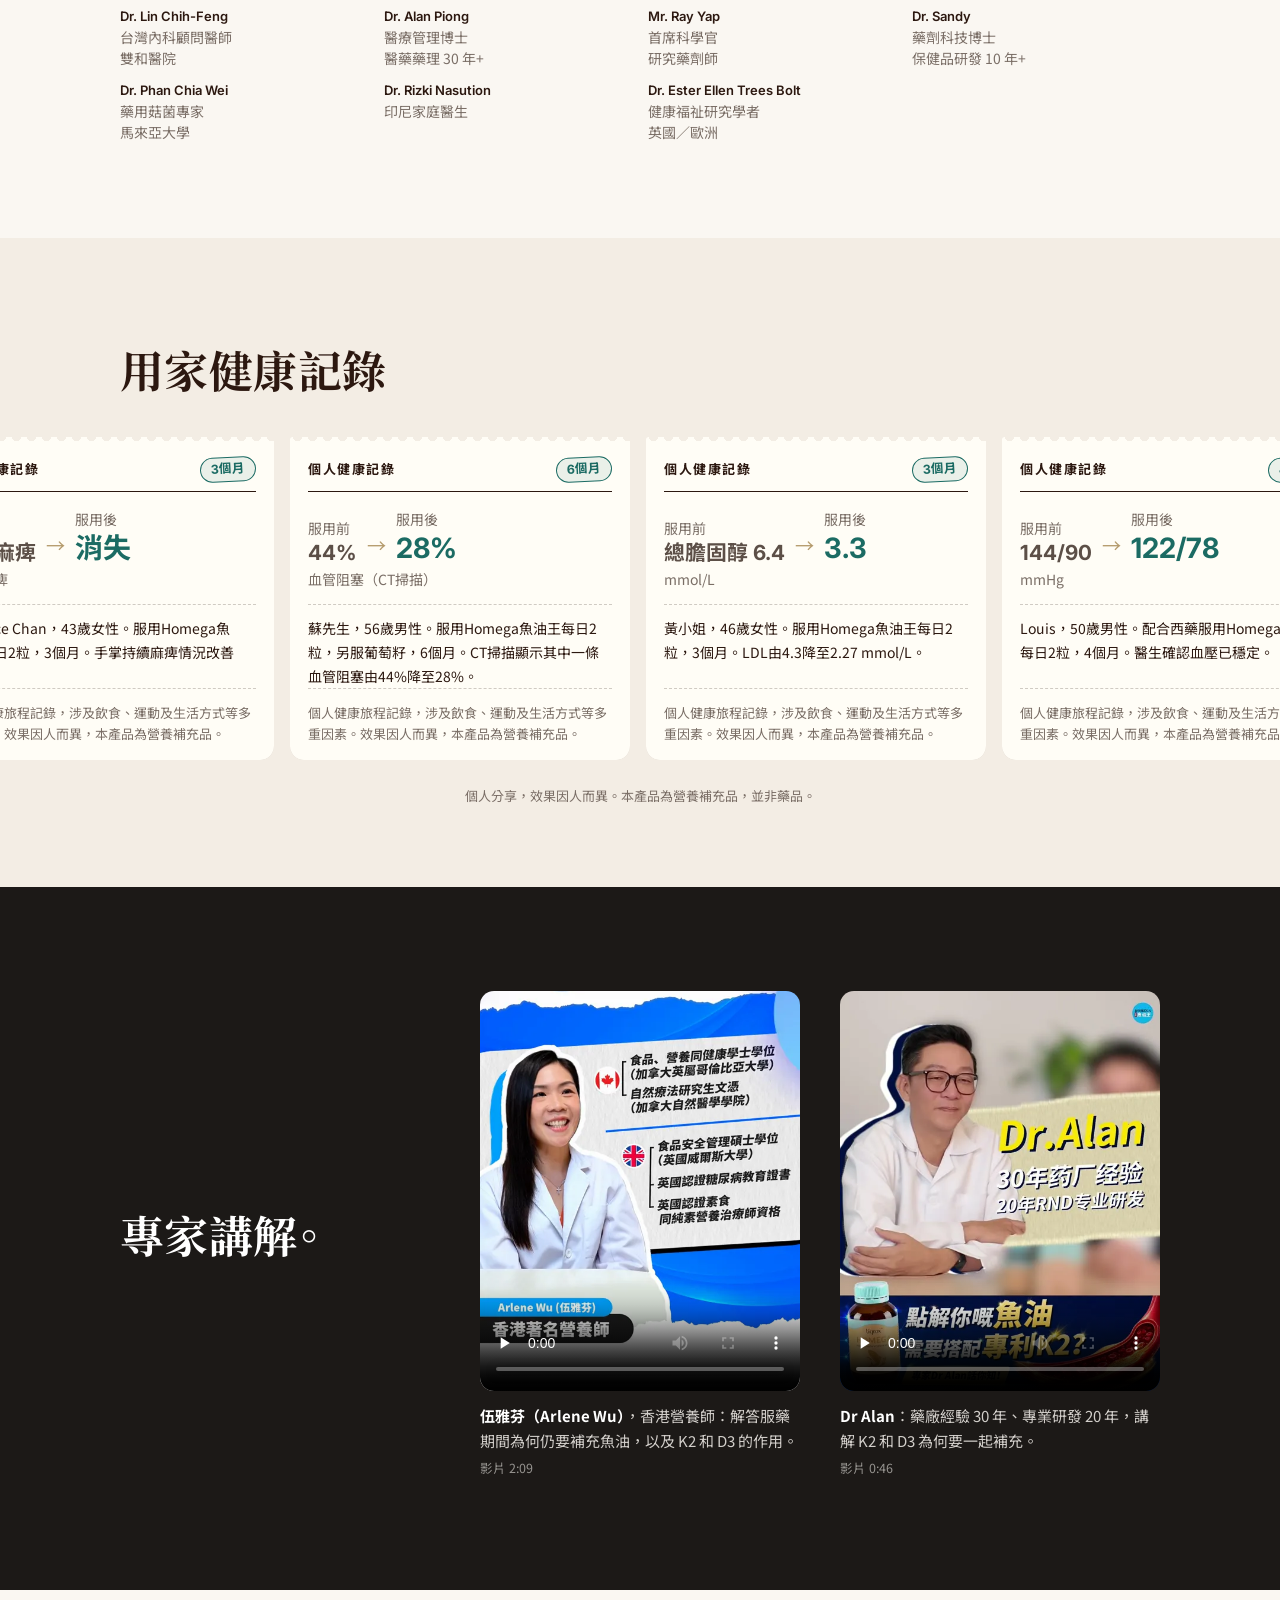
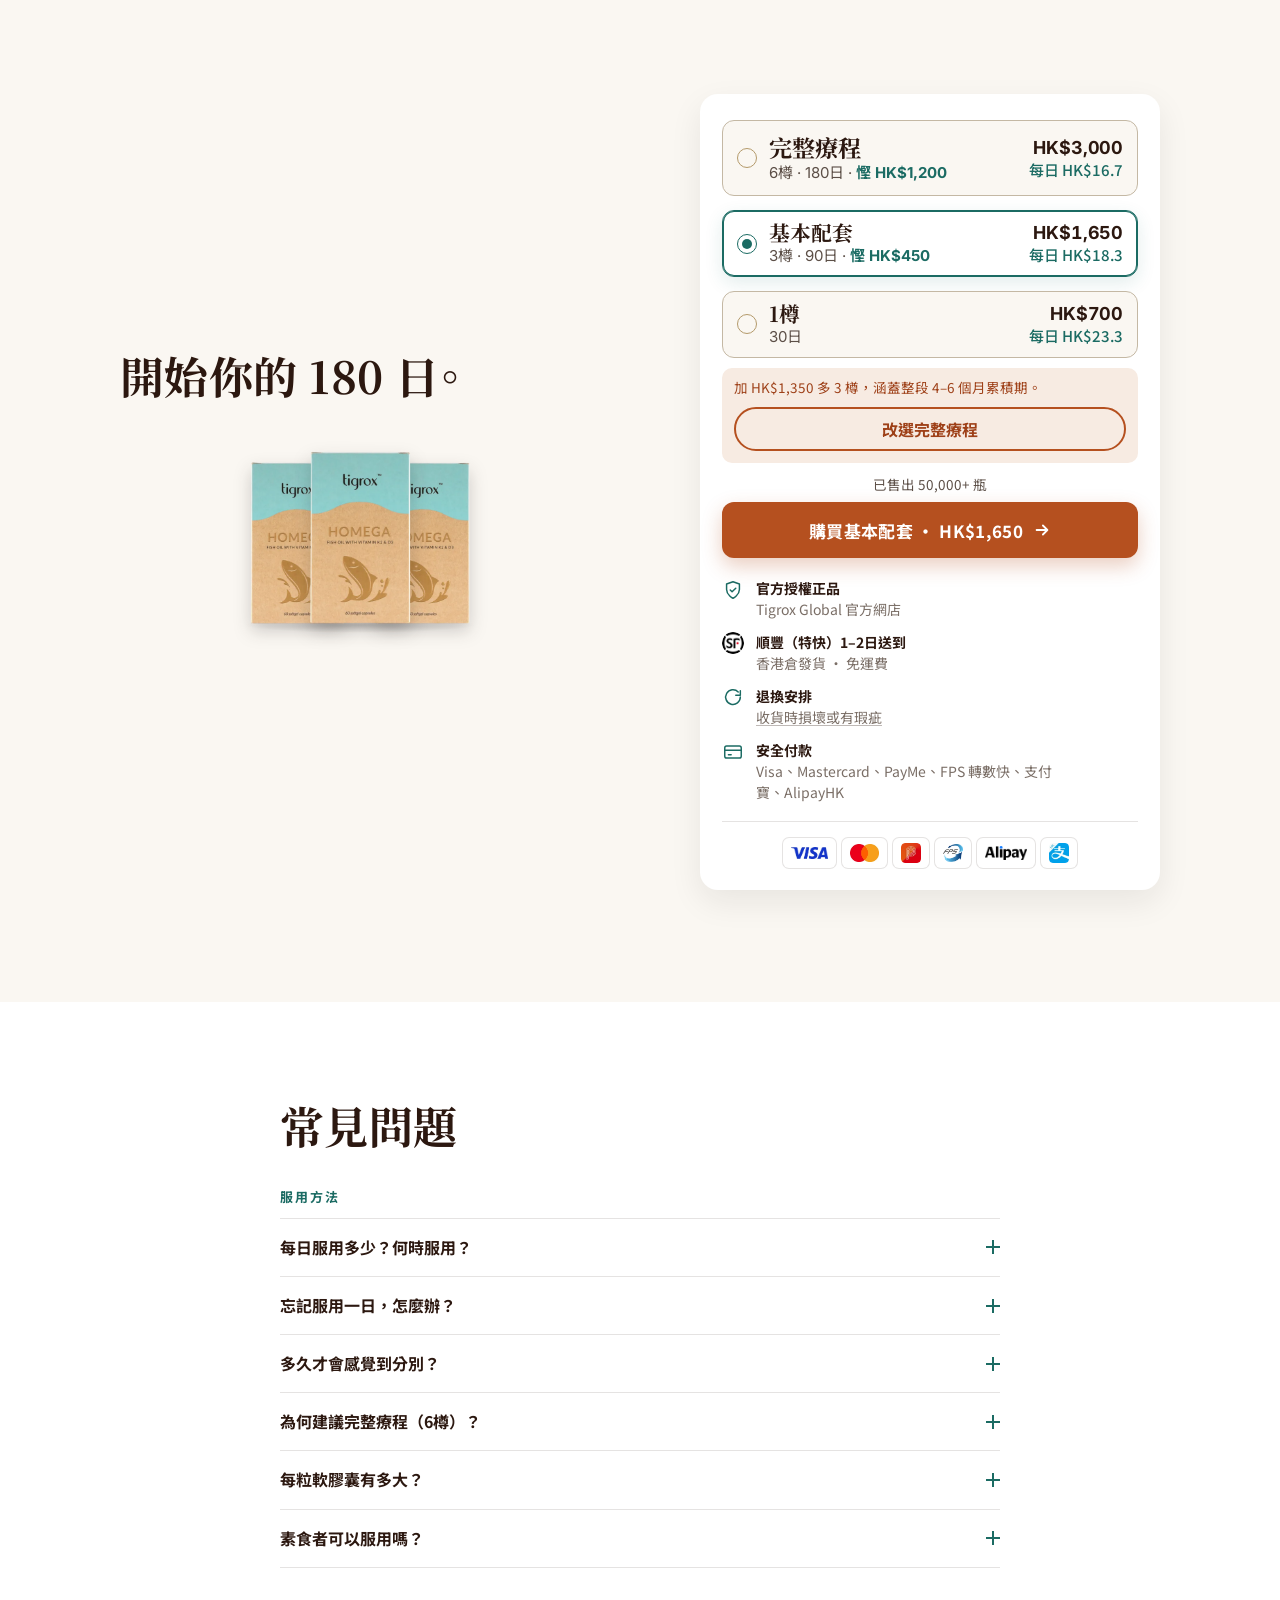
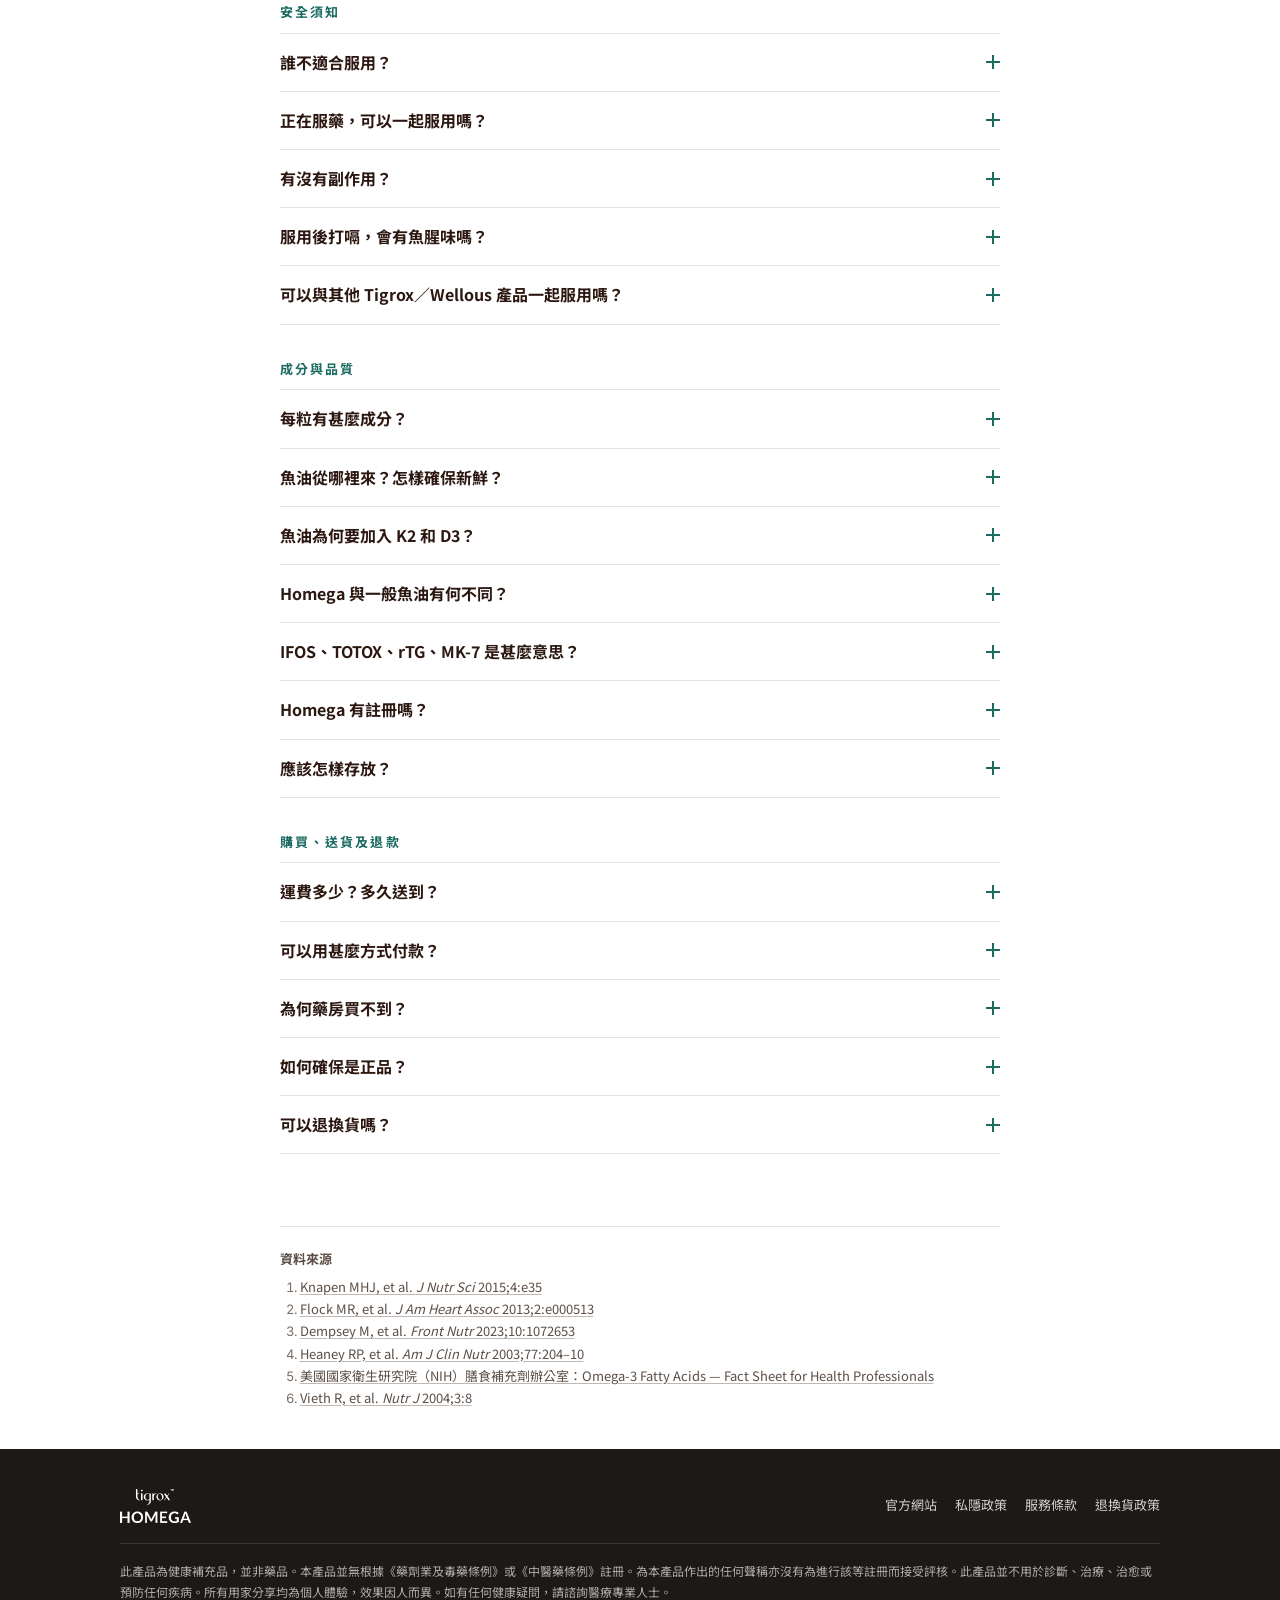
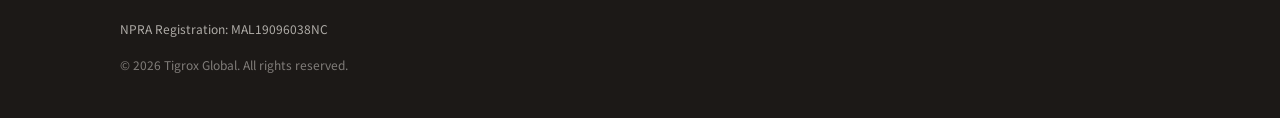
<file: promo/hmg/index.html>
<!doctype html>
<html lang="zh-Hant-HK" dir="ltr">
<head>
  <meta charset="utf-8">
  <meta name="viewport" content="width=device-width, initial-scale=1.0">

  <title>Homega 魚油王 — Omega-3 + K2 + D3，一粒到位</title>
  <meta name="description" content="Homega 魚油王：Omega-3 + 維他命K2 + D3 三合一，每粒 EPA+DHA 468mg，IFOS 5星，TOTOX 8。為關注三高人士而設。香港倉順豐直送，免運費。">

  <!-- Ad landing page: never indexed. The brand site at tigroxglobal.com is the SEO surface. -->
  <meta name="robots" content="noindex, nofollow">
  <!-- A/B test (nginx picks a or b for /promo/hmg/): js/main.js tags every measurement with it -->
  <meta name="hmg-variant" content="a">

  <meta property="og:type" content="website">
  <meta property="og:title" content="Homega 魚油王 — Omega-3 + K2 + D3，一粒到位">
  <meta property="og:description" content="每粒 EPA+DHA 468mg，加上維他命K2 及 D3。IFOS 5星，TOTOX 8。香港倉順豐直送，免運費。">
  <meta property="og:url" content="https://tigroxglobal.com/promo/hmg/">
  <meta property="og:site_name" content="Homega 魚油王">
  <meta property="og:image" content="https://tigroxglobal.com/images/homega-og.jpg">
  <meta property="og:image:width" content="1200">
  <meta property="og:image:height" content="630">
  <meta property="og:locale" content="zh_Hant_HK">
  <meta name="theme-color" content="#1B6B63">

  <link rel="icon" type="image/png" href="/images/favicon.png">

  <!-- Google Analytics (GA4) — same property as the brand site -->
  <script async src="https://www.googletagmanager.com/gtag/js?id=G-GYFB8NWCDH"></script>
  <script>
    window.dataLayer = window.dataLayer || [];
    function gtag(){dataLayer.push(arguments);}
    gtag('js', new Date());
    // price_mode: d11 while nginx marks the page data-offer="d11" (the 雙11 prices show), else normal
    gtag('config', 'G-GYFB8NWCDH', { hmg_variant: 'a', price_mode: document.documentElement.getAttribute('data-offer') === 'd11' ? 'd11' : 'normal' });
  </script>

  <!-- Meta Pixel — same pixel as the brand site (one pixel across the root domain) -->
  <script>
    !function(f,b,e,v,n,t,s)
    {if(f.fbq)return;n=f.fbq=function(){n.callMethod?
    n.callMethod.apply(n,arguments):n.queue.push(arguments)};
    if(!f._fbq)f._fbq=n;n.push=n;n.loaded=!0;n.version='2.0';
    n.queue=[];t=b.createElement(e);t.async=!0;
    t.src=v;s=b.getElementsByTagName(e)[0];
    s.parentNode.insertBefore(t,s)}(window, document,'script',
    'https://connect.facebook.net/en_US/fbevents.js');
    fbq('init', '880040134821675');
    fbq('track', 'PageView');
  </script>
  <noscript><img height="1" width="1" style="display:none" src="https://www.facebook.com/tr?id=880040134821675&ev=PageView&noscript=1"/></noscript>
  <!-- Microsoft Clarity: heatmaps + session recordings (form typing masked). Project ytawl62b82 -->
  <script type="text/javascript">
    (function(c,l,a,r,i,t,y){
        c[a]=c[a]||function(){(c[a].q=c[a].q||[]).push(arguments)};
        t=l.createElement(r);t.async=1;t.src="https://www.clarity.ms/tag/"+i;
        y=l.getElementsByTagName(r)[0];y.parentNode.insertBefore(t,y);
    })(window, document, "clarity", "script", "ytawl62b82");
  </script>

  <script>document.documentElement.className += ' js';</script>

  <link rel="preconnect" href="https://fonts.googleapis.com">
  <link rel="preconnect" href="https://fonts.gstatic.com" crossorigin>
  <link rel="preload" as="style" href="https://fonts.googleapis.com/css2?family=Noto+Serif+TC:wght@600;700&family=Noto+Sans+TC:wght@400;500;700&family=Inter:wght@500;600;700&display=swap">
  <link rel="stylesheet" href="https://fonts.googleapis.com/css2?family=Noto+Serif+TC:wght@600;700&family=Noto+Sans+TC:wght@400;500;700&family=Inter:wght@500;600;700&display=swap" media="print" onload="this.media='all'">
  <noscript>
    <link rel="stylesheet" href="https://fonts.googleapis.com/css2?family=Noto+Serif+TC:wght@600;700&family=Noto+Sans+TC:wght@400;500;700&family=Inter:wght@500;600;700&display=swap">
  </noscript>

  <link rel="preload" as="image" href="/images/homega-box-front-300w.webp">
  <link rel="stylesheet" href="/css/design-tokens.css">
  <link rel="stylesheet" href="/promo/hmg/hmg2.css?v=20">
  <!-- 雙11 sale treatment (css/d11.css): every rule sits under <html data-offer="d11">, which nginx adds
       while the sale runs; the heavy face below downloads only while something uses it -->
  <link rel="stylesheet" href="https://fonts.googleapis.com/css2?family=Chiron+Hei+HK:wght@900&text=%E9%9B%99%E5%84%AA%E6%83%A0%E7%B5%90%E5%B8%B3%E8%87%AA%E5%8B%95%E6%B8%9B%E5%83%B9HK%240123456789%2C&display=swap" media="print" onload="this.media='all'">
  <link rel="stylesheet" href="/css/d11.css?v=3">
</head>
<body>

  <!-- Campaign bar: hidden unless /promo/campaign.json is active and inside its
       date window (driven by /promo/promo.js). Never an evergreen countdown. -->
  <div id="campaign-bar" class="cbar" role="region" aria-label="限時優惠" hidden>
    <div class="cbar__in">
      <span class="cbar__h" data-campaign="headline"></span>
      <span class="cbar__o" data-campaign="offer"></span>
      <span class="cbar__t" data-campaign="timer" aria-live="off"></span>
      <a class="cbar__cta" data-campaign="cta" href="#pricing" hidden></a>
    </div>
  </div>

  <!-- The brand marks only: no links in the header (owner, 29 Sep). The footer keeps its links. -->
  <header class="top">
    <div class="wrap top__in">
      <div class="top__logo">
        <img class="top__tigrox" src="/images/tigrox-logo-white.png" alt="tigrox" width="2795" height="1169">
        <span class="top__rule" aria-hidden="true"></span>
        <img class="top__homega" src="/promo/hmg/homega-wordmark-white.webp" alt="Homega" width="369" height="60">
      </div>
    </div>
  </header>

  <main id="main">

    <!-- ==========================================================
         1. SUMMARY + BUY — the formula, the plans, the button
         ========================================================== -->
    <section class="hero" aria-labelledby="hero-h">
      <div class="hero__band">
        <div class="wrap hero__copy">
          <h1 id="hero-h" class="hero__h1">
            <span class="formula" aria-label="Omega-3 加 K2 加 D3">
              <span class="formula__i"><b>Omega-3</b><small>EPA+DHA 468mg</small></span>
              <span class="formula__plus" aria-hidden="true">+</span>
              <span class="formula__i"><b>K2</b><small>100mcg</small></span>
              <span class="formula__plus" aria-hidden="true">+</span>
              <span class="formula__i"><b>D3</b><small>500IU</small></span>
            </span>
            <span class="hero__one">一粒到位<span class="hero__stop">。</span></span>
          </h1>
          <p class="hero__sub"><span class="hero__ph">Homega 魚油王</span> · <span class="hero__ph">每日 2 粒</span><span class="hero__sep"> · </span><span class="hero__ph">為關注三高人士而設</span></p>
        </div>
      </div>

      <div class="hero__stage">
        <svg class="hero__wave" viewBox="0 0 100 20" preserveAspectRatio="none" aria-hidden="true"><path d="M0 0H100V9C86 19 70 17 55 10S20 1 0 12Z"/></svg>
        <div class="boxes" data-boxes data-n="3" role="img" aria-label="Homega 包裝盒">
          <img class="box" src="/images/homega-box-front-300w.webp" srcset="/images/homega-box-front-300w.webp 300w, /images/homega-box-front-450w.webp 450w" sizes="(min-width: 1024px) 150px, 96px" width="300" height="510" alt="" fetchpriority="high">
          <img class="box" src="/images/homega-box-front-300w.webp" srcset="/images/homega-box-front-300w.webp 300w, /images/homega-box-front-450w.webp 450w" sizes="(min-width: 1024px) 150px, 96px" width="300" height="510" alt="">
          <img class="box" src="/images/homega-box-front-300w.webp" srcset="/images/homega-box-front-300w.webp 300w, /images/homega-box-front-450w.webp 450w" sizes="(min-width: 1024px) 150px, 96px" width="300" height="510" alt="">
          <img class="box" src="/images/homega-box-front-300w.webp" srcset="/images/homega-box-front-300w.webp 300w, /images/homega-box-front-450w.webp 450w" sizes="(min-width: 1024px) 150px, 96px" width="300" height="510" alt="">
          <img class="box" src="/images/homega-box-front-300w.webp" srcset="/images/homega-box-front-300w.webp 300w, /images/homega-box-front-450w.webp 450w" sizes="(min-width: 1024px) 150px, 96px" width="300" height="510" alt="">
          <img class="box" src="/images/homega-box-front-300w.webp" srcset="/images/homega-box-front-300w.webp 300w, /images/homega-box-front-450w.webp 450w" sizes="(min-width: 1024px) 150px, 96px" width="300" height="510" alt="">
        </div>
      </div>

      <div class="wrap hero__buy">
        <div class="picker">
          <div class="d11-coupon" hidden>
            <p class="d11-coupon__stub"><b>雙11</b><span>專享</span></p>
            <p class="d11-coupon__body"><b>結帳自動減價</b><span>6樽減 HK$222 · 3樽減 HK$111</span></p>
          </div>
          <fieldset class="plans" data-plans>
            <legend class="sr-only">選擇方案</legend>
            <label class="plan plan--6" data-d11-off="222">
              <input type="radio" name="plan-top" value="6">
              <span class="plan__dot" aria-hidden="true"></span>
              <span class="plan__what"><b>完整療程</b><small>6樽 · 180日<span class="plan__sep"> · </span><span class="plan__save"><span class="d11-n">慳 HK$1,200</span></span></small></span>
              <span class="plan__cost"><s class="d11-was" hidden>平時 HK$3,000</s><b><span class="d11-n">HK$3,000</span><span class="d11-y" hidden>HK$2,778</span></b><small><span class="d11-n">每日 HK$16.7</span><span class="d11-y" hidden>每日 HK$15.4</span></small></span>
            </label>
            <label class="plan plan--3" data-d11-off="111">
              <input type="radio" name="plan-top" value="3" checked>
              <span class="plan__dot" aria-hidden="true"></span>
              <span class="plan__what"><b>基本配套</b><small>3樽 · 90日<span class="plan__sep"> · </span><span class="plan__save"><span class="d11-n">慳 HK$450</span></span></small></span>
              <span class="plan__cost"><s class="d11-was" hidden>平時 HK$1,650</s><b><span class="d11-n">HK$1,650</span><span class="d11-y" hidden>HK$1,539</span></b><small><span class="d11-n">每日 HK$18.3</span><span class="d11-y" hidden>每日 HK$17.1</span></small></span>
            </label>
            <label class="plan plan--1">
              <input type="radio" name="plan-top" value="1">
              <span class="plan__dot" aria-hidden="true"></span>
              <span class="plan__what"><b>1樽</b><small>30日<span class="d11-from" hidden>3樽起享雙11價</span></small></span>
              <span class="plan__cost"><b>HK$700</b><small>每日 HK$23.3</small></span>
            </label>
          </fieldset>
          <div class="nudge is-open" data-nudge><div class="nudge__in"><div class="nudge__box"><p data-nudge-text><span class="d11-n"><span class="nudge__ph">加 HK$1,350 多 3 樽，</span><span class="nudge__ph">涵蓋整段 4–6 個月累積期。</span></span><span class="d11-y" hidden><span class="nudge__ph">加 HK$1,239 多 3 樽，</span><span class="nudge__ph">涵蓋整段 4–6 個月累積期。</span></span></p><button type="button" data-nudge-up data-cta="nudge-upgrade">改選完整療程</button><a class="nudge__why" href="#timing" data-nudge-why data-cta="nudge-why" hidden>為何要 4–6 個月？<svg viewBox="0 0 20 20" aria-hidden="true"><path d="M10 4v11M5 11l5 5 5-5"/></svg></a></div></div></div>
          <p class="trustline">已售出 50,000+ 瓶</p>
          <a class="buy hero__cta" data-buy data-cta="hero" href="https://store.tigroxglobal.com/hk/zh-TW/express/3hmg" target="_blank" rel="noopener" data-checkout="3box" data-value="1650" data-product="Homega"><span data-buy-label><span class="d11-n">購買基本配套 · HK$1,650</span><span class="d11-y" hidden>購買基本配套 · HK$1,539</span></span><svg viewBox="0 0 20 20" aria-hidden="true"><path d="M4 10h11M11 5l5 5-5 5"/></svg></a>
          <ul class="pay" aria-label="付款方式">
            <li class="pay--visa"><img src="/promo/hmg/pay-visa.webp" width="203" height="66" alt="Visa"></li>
            <li class="pay--mastercard"><img src="/promo/hmg/pay-mastercard.webp" width="107" height="66" alt="Mastercard"></li>
            <li class="pay--payme"><img src="/promo/hmg/pay-payme.webp" width="66" height="66" alt="PayMe"></li>
            <li class="pay--fps"><img src="/promo/hmg/pay-fps.webp" width="71" height="66" alt="FPS 轉數快"></li>
            <li class="pay--alipay"><img src="/promo/hmg/pay-alipay.webp" width="199" height="66" alt="支付寶 Alipay"></li>
            <li class="pay--alipay-hk"><img src="/promo/hmg/pay-alipay-hk.webp" width="66" height="66" alt="AlipayHK"></li>
          </ul>
          <p class="hero__fine"><img class="sf" src="/promo/hmg/sf-express.webp" width="54" height="54" alt="順豐速運">順豐（特快）1–2日送到 · 免運費</p>
        </div>
      </div>
    </section>

    <!-- ==========================================================
         1b. PROOF, first — customers' own words, right under the plans
         (owner, 29 Sep: a hot buyer sees real messages straight after the price).
         An endless row: hmg2.js section 4 loops it (clones are aria-hidden + inert);
         without JS or under prefers-reduced-motion it stays a plain swipeable row.
         ========================================================== -->
    <!-- Two looks switch with one attribute each (owner picks later):
         data-badge = verified (owner's pick, 2 Oct) | neon | solid | seal | outline — the buyer badge;
         data-avatar = contact (default) | silhouette — the round picture beside the name. -->
    <section class="voices" aria-labelledby="voices-h" data-badge="verified" data-avatar="photo">
      <!-- shapes the cards reuse: the verified seal (data-badge="seal") and the default-avatar person -->
      <svg class="q__defs" width="0" height="0" aria-hidden="true" focusable="false">
        <symbol id="q-seal" viewBox="0 0 16 16"><path fill="#15803D" d="M9.81 1.24A2 2 0 0 1 12.95 3.05A2 2 0 0 1 14.76 6.19A2 2 0 0 1 14.76 9.81A2 2 0 0 1 12.95 12.95A2 2 0 0 1 9.81 14.76A2 2 0 0 1 6.19 14.76A2 2 0 0 1 3.05 12.95A2 2 0 0 1 1.24 9.81A2 2 0 0 1 1.24 6.19A2 2 0 0 1 3.05 3.05A2 2 0 0 1 6.19 1.24A2 2 0 0 1 9.81 1.24Z"/><path d="M5 8.2l2 2 4-4.3" fill="none" stroke="#fff" stroke-width="1.8" stroke-linecap="round" stroke-linejoin="round"/></symbol>
        <symbol id="q-person" viewBox="0 0 42 42"><circle fill="#fff" cx="21" cy="16.5" r="7.5"/><path fill="#fff" d="M6.5 42c0-9.2 6.5-15.3 14.5-15.3S35.5 32.8 35.5 42z"/></symbol>
      </svg>
      <div class="wrap">
        <h2 id="voices-h" class="h2">用家的原話。</h2>
        <p class="voices__sub">客戶訊息原文，一字不改。</p>
      </div>

      <!-- Message cards: the customers' own messages, verbatim
           (typos, Cantonese and emoji kept on purpose — they are the evidence).
           The row starts on the first card, so keep a 已購用家 card first.
           To add a message: append one more article.card--quote before the end of
           [data-reel-track], same markup; the loop picks up every card in the track by itself.
           Avatar colour q__av--cN, stable per person: N = (Java String.hashCode of the
           name as shown, h = 31·h + char code) mod 6, plus 1.
           Second line: the package of the customer's latest Homega order (CRM), plus
           「已回購 N 次」 when there were N orders after the first. -->
      <div class="reel" data-reel>
        <div class="reel__view" data-reel-view tabindex="0" role="region" aria-label="用家分享，可左右滑動">
          <div class="reel__track" data-reel-track>
            <article class="card card--quote">
              <header class="q__head">
                <span class="q__av q__av--c4" aria-hidden="true"><img class="q__photo" src="/promo/hmg/av/01-pinky.webp" alt="" width="42" height="42" loading="lazy" decoding="async"><span class="q__ini">P</span><svg class="q__person" viewBox="0 0 42 42"><use href="#q-person"/></svg></span>
                <div class="q__id">
                  <p class="q__who"><b>Pinky P.</b><span class="q__v"><svg class="q__seal" viewBox="0 0 16 16" aria-hidden="true"><use href="#q-seal"/></svg><span class="q__vtext" lang="en">Verified</span></span></p>
                  <p class="q__buyer"><span class="q__badge"><svg class="q__tick" viewBox="0 0 16 16" aria-hidden="true"><circle cx="8" cy="8" r="8"/><path d="M4.6 8.3l2.2 2.2 4.6-4.8"/></svg><svg class="q__bseal" viewBox="0 0 16 16" aria-hidden="true"><use href="#q-seal"/></svg><span lang="en">Verified</span></span><span class="q__sep"> · </span><span class="q__pkg">6樽完整療程 · 已回購 1 次</span></p>
                </div>
              </header>
              <div class="q__msgs">
                <p class="q__msg">未食前 個心好似頂住咁！ 有時仲會有1、2秒暈 果陣血壓 180-88/152-90</p>
                <p class="q__msg">食左後就頭開始跌145-83 一樽後 變綠色127-73</p>
              </div>
            </article>
            <article class="card card--quote">
              <header class="q__head">
                <span class="q__av q__av--c1" aria-hidden="true"><img class="q__photo" src="/promo/hmg/av/02-fok.webp" alt="" width="42" height="42" loading="lazy" decoding="async"><span class="q__ini">霍</span><svg class="q__person" viewBox="0 0 42 42"><use href="#q-person"/></svg></span>
                <div class="q__id">
                  <p class="q__who"><b>霍生</b><span class="q__v"><svg class="q__seal" viewBox="0 0 16 16" aria-hidden="true"><use href="#q-seal"/></svg><span class="q__vtext" lang="en">Verified</span></span></p>
                  <p class="q__buyer"><span class="q__badge"><svg class="q__tick" viewBox="0 0 16 16" aria-hidden="true"><circle cx="8" cy="8" r="8"/><path d="M4.6 8.3l2.2 2.2 4.6-4.8"/></svg><svg class="q__bseal" viewBox="0 0 16 16" aria-hidden="true"><use href="#q-seal"/></svg><span lang="en">Verified</span></span><span class="q__sep"> · </span><span class="q__pkg">3樽基本配套</span></p>
                </div>
              </header>
              <div class="q__msgs">
                <p class="q__msg">未食知前我有手麻同腳庫，食咗係無咗，呢啲係事實</p>
              </div>
            </article>
            <article class="card card--quote">
              <header class="q__head">
                <span class="q__av q__av--c3" aria-hidden="true"><img class="q__photo" src="/promo/hmg/av/03-kin.webp" alt="" width="42" height="42" loading="lazy" decoding="async"><span class="q__ini">K</span><svg class="q__person" viewBox="0 0 42 42"><use href="#q-person"/></svg></span>
                <div class="q__id">
                  <p class="q__who"><b>Kin T.</b><span class="q__v"><svg class="q__seal" viewBox="0 0 16 16" aria-hidden="true"><use href="#q-seal"/></svg><span class="q__vtext" lang="en">Verified</span></span></p>
                  <p class="q__buyer"><span class="q__badge"><svg class="q__tick" viewBox="0 0 16 16" aria-hidden="true"><circle cx="8" cy="8" r="8"/><path d="M4.6 8.3l2.2 2.2 4.6-4.8"/></svg><svg class="q__bseal" viewBox="0 0 16 16" aria-hidden="true"><use href="#q-seal"/></svg><span lang="en">Verified</span></span><span class="q__sep"> · </span><span class="q__pkg">3樽基本配套</span></p>
                </div>
              </header>
              <div class="q__msgs">
                <p class="q__msg">確實有改善，原本160/102左右，現在每朝是138/94左右</p>
                <p class="q__msg">每天一小時行機，加晚上不食米飯了</p>
              </div>
            </article>
            <article class="card card--quote">
              <header class="q__head">
                <span class="q__av q__av--c5" aria-hidden="true"><img class="q__photo" src="/promo/hmg/av/04-wah.webp" alt="" width="42" height="42" loading="lazy" decoding="async"><span class="q__ini">W</span><svg class="q__person" viewBox="0 0 42 42"><use href="#q-person"/></svg></span>
                <div class="q__id">
                  <p class="q__who"><b>Wah L.</b><span class="q__v"><svg class="q__seal" viewBox="0 0 16 16" aria-hidden="true"><use href="#q-seal"/></svg><span class="q__vtext" lang="en">Verified</span></span></p>
                  <p class="q__buyer"><span class="q__badge"><svg class="q__tick" viewBox="0 0 16 16" aria-hidden="true"><circle cx="8" cy="8" r="8"/><path d="M4.6 8.3l2.2 2.2 4.6-4.8"/></svg><svg class="q__bseal" viewBox="0 0 16 16" aria-hidden="true"><use href="#q-seal"/></svg><span lang="en">Verified</span></span><span class="q__sep"> · </span><span class="q__pkg">6樽完整療程 · 已回購 2 次</span></p>
                </div>
              </header>
              <div class="q__msgs">
                <p class="q__msg">食前有手指麻痹，血壓14x/11x，食咗三個麻痹好吐。而家血壓11X/8x 😊</p>
              </div>
            </article>
            <article class="card card--quote">
              <header class="q__head">
                <span class="q__av q__av--c1" aria-hidden="true"><img class="q__photo" src="/promo/hmg/av/05-tung.webp" alt="" width="42" height="42" loading="lazy" decoding="async"><span class="q__ini">T</span><svg class="q__person" viewBox="0 0 42 42"><use href="#q-person"/></svg></span>
                <div class="q__id">
                  <p class="q__who"><b>Tung</b><span class="q__v"><svg class="q__seal" viewBox="0 0 16 16" aria-hidden="true"><use href="#q-seal"/></svg><span class="q__vtext" lang="en">Verified</span></span></p>
                  <p class="q__buyer"><span class="q__badge"><svg class="q__tick" viewBox="0 0 16 16" aria-hidden="true"><circle cx="8" cy="8" r="8"/><path d="M4.6 8.3l2.2 2.2 4.6-4.8"/></svg><svg class="q__bseal" viewBox="0 0 16 16" aria-hidden="true"><use href="#q-seal"/></svg><span lang="en">Verified</span></span><span class="q__sep"> · </span><span class="q__pkg">6樽完整療程 · 已回購 1 次</span></p>
                </div>
              </header>
              <div class="q__msgs">
                <p class="q__msg">我5月抽血膽固醇係5.24，到6月尾再抽 膽固醇 落番4.8</p>
              </div>
            </article>
            <article class="card card--quote">
              <header class="q__head">
                <span class="q__av q__av--c6" aria-hidden="true"><img class="q__photo" src="/promo/hmg/av/06-regina.webp" alt="" width="42" height="42" loading="lazy" decoding="async"><span class="q__ini">R</span><svg class="q__person" viewBox="0 0 42 42"><use href="#q-person"/></svg></span>
                <div class="q__id">
                  <p class="q__who"><b>Regina W.</b><span class="q__v"><svg class="q__seal" viewBox="0 0 16 16" aria-hidden="true"><use href="#q-seal"/></svg><span class="q__vtext" lang="en">Verified</span></span></p>
                  <p class="q__buyer"><span class="q__badge"><svg class="q__tick" viewBox="0 0 16 16" aria-hidden="true"><circle cx="8" cy="8" r="8"/><path d="M4.6 8.3l2.2 2.2 4.6-4.8"/></svg><svg class="q__bseal" viewBox="0 0 16 16" aria-hidden="true"><use href="#q-seal"/></svg><span lang="en">Verified</span></span><span class="q__sep"> · </span><span class="q__pkg">6樽完整療程 · 已回購 1 次</span></p>
                </div>
              </header>
              <div class="q__msgs">
                <p class="q__msg">每天食完早餐都有食，今早特意量下血壓，血壓幾好喎，會繼續食😊👍🏻</p>
                <figure class="q__pic"><img src="/promo/hmg/ev/regina-bp.webp" width="300" height="320" alt="客戶傳來的血壓計相片：上壓 123、下壓 79、脈搏 80" loading="lazy" decoding="async"></figure>
              </div>
              <p class="q__ev"><svg viewBox="0 0 20 20" aria-hidden="true"><rect x="2.5" y="4" width="15" height="12" rx="2"/><circle cx="7.5" cy="8.5" r="1.5"/><path d="m4 15 4.5-4.5 3 3 2-2 3.5 3.5"/></svg><span class="q__evt"><span>客戶傳來的血壓計相片：</span><span>123/79（平時約 140/9x）</span></span></p>
            </article>
            <article class="card card--quote">
              <header class="q__head">
                <span class="q__av q__av--c2" aria-hidden="true"><img class="q__photo" src="/promo/hmg/av/07-leung.webp" alt="" width="42" height="42" loading="lazy" decoding="async"><span class="q__ini">L</span><svg class="q__person" viewBox="0 0 42 42"><use href="#q-person"/></svg></span>
                <div class="q__id">
                  <p class="q__who"><b>Leung W.Y.</b></p>
                </div>
              </header>
              <div class="q__msgs">
                <p class="q__msg">吃左魚油丸好左好多夜尿小左 感到血管好左好多</p>
                <p class="q__msg">未吃之前157 吃左之後117</p>
              </div>
            </article>
            <article class="card card--quote">
              <header class="q__head">
                <span class="q__av q__av--c4" aria-hidden="true"><img class="q__photo" src="/promo/hmg/av/08-lai-miss.webp" alt="" width="42" height="42" loading="lazy" decoding="async"><span class="q__ini">黎</span><svg class="q__person" viewBox="0 0 42 42"><use href="#q-person"/></svg></span>
                <div class="q__id">
                  <p class="q__who"><b>黎小姐</b><span class="q__v"><svg class="q__seal" viewBox="0 0 16 16" aria-hidden="true"><use href="#q-seal"/></svg><span class="q__vtext" lang="en">Verified</span></span></p>
                  <p class="q__buyer"><span class="q__badge"><svg class="q__tick" viewBox="0 0 16 16" aria-hidden="true"><circle cx="8" cy="8" r="8"/><path d="M4.6 8.3l2.2 2.2 4.6-4.8"/></svg><svg class="q__bseal" viewBox="0 0 16 16" aria-hidden="true"><use href="#q-seal"/></svg><span lang="en">Verified</span></span><span class="q__sep"> · </span><span class="q__pkg">6樽完整療程 · 已回購 1 次</span></p>
                </div>
              </header>
              <div class="q__msgs">
                <p class="q__msg">自從食咗啲魚油丸之後，手麻痺都已經少咗，現在都開始做返運動.</p>
              </div>
            </article>
            <article class="card card--quote">
              <header class="q__head">
                <span class="q__av q__av--c5" aria-hidden="true"><img class="q__photo" src="/promo/hmg/av/09-catherine.webp" alt="" width="42" height="42" loading="lazy" decoding="async"><span class="q__ini">C</span><svg class="q__person" viewBox="0 0 42 42"><use href="#q-person"/></svg></span>
                <div class="q__id">
                  <p class="q__who"><b>Catherine C.</b><span class="q__v"><svg class="q__seal" viewBox="0 0 16 16" aria-hidden="true"><use href="#q-seal"/></svg><span class="q__vtext" lang="en">Verified</span></span></p>
                  <p class="q__buyer"><span class="q__badge"><svg class="q__tick" viewBox="0 0 16 16" aria-hidden="true"><circle cx="8" cy="8" r="8"/><path d="M4.6 8.3l2.2 2.2 4.6-4.8"/></svg><svg class="q__bseal" viewBox="0 0 16 16" aria-hidden="true"><use href="#q-seal"/></svg><span lang="en">Verified</span></span><span class="q__sep"> · </span><span class="q__pkg">6樽完整療程 · 已回購 1 次</span></p>
                </div>
              </header>
              <div class="q__msgs">
                <p class="q__msg">血压也穩定左</p>
                <p class="q__msg">魚油丸，每天一粒</p>
                <p class="q__msg">今天133/67</p>
              </div>
            </article>
            <article class="card card--quote">
              <header class="q__head">
                <span class="q__av q__av--c3" aria-hidden="true"><img class="q__photo" src="/promo/hmg/av/17-eva.webp" alt="" width="42" height="42" loading="lazy" decoding="async"><span class="q__ini">E</span><svg class="q__person" viewBox="0 0 42 42"><use href="#q-person"/></svg></span>
                <div class="q__id">
                  <p class="q__who"><b>Eva C.</b><span class="q__v"><svg class="q__seal" viewBox="0 0 16 16" aria-hidden="true"><use href="#q-seal"/></svg><span class="q__vtext" lang="en">Verified</span></span></p>
                  <p class="q__buyer"><span class="q__badge"><svg class="q__tick" viewBox="0 0 16 16" aria-hidden="true"><circle cx="8" cy="8" r="8"/><path d="M4.6 8.3l2.2 2.2 4.6-4.8"/></svg><svg class="q__bseal" viewBox="0 0 16 16" aria-hidden="true"><use href="#q-seal"/></svg><span lang="en">Verified</span></span><span class="q__sep"> · </span><span class="q__pkg">6樽完整療程 · 已回購 1 次</span></p>
                </div>
              </header>
              <div class="q__msgs">
                <p class="q__msg">OK啦</p>
                <figure class="q__pic"><img src="/promo/hmg/ev/eva-bp.webp" width="300" height="289" alt="客戶傳來的血壓計相片：上壓 128、下壓 76、脈搏 50" loading="lazy" decoding="async"></figure>
              </div>
              <p class="q__ev"><svg viewBox="0 0 20 20" aria-hidden="true"><rect x="2.5" y="4" width="15" height="12" rx="2"/><circle cx="7.5" cy="8.5" r="1.5"/><path d="m4 15 4.5-4.5 3 3 2-2 3.5 3.5"/></svg><span class="q__evt"><span>客戶傳來的血壓計相片：</span><span>128/76</span></span></p>
            </article>
            <article class="card card--quote">
              <header class="q__head">
                <span class="q__av q__av--c3" aria-hidden="true"><img class="q__photo" src="/promo/hmg/av/10-bonnie.webp" alt="" width="42" height="42" loading="lazy" decoding="async"><span class="q__ini">B</span><svg class="q__person" viewBox="0 0 42 42"><use href="#q-person"/></svg></span>
                <div class="q__id">
                  <p class="q__who"><b>Bonnie K.</b><span class="q__v"><svg class="q__seal" viewBox="0 0 16 16" aria-hidden="true"><use href="#q-seal"/></svg><span class="q__vtext" lang="en">Verified</span></span></p>
                  <p class="q__buyer"><span class="q__badge"><svg class="q__tick" viewBox="0 0 16 16" aria-hidden="true"><circle cx="8" cy="8" r="8"/><path d="M4.6 8.3l2.2 2.2 4.6-4.8"/></svg><svg class="q__bseal" viewBox="0 0 16 16" aria-hidden="true"><use href="#q-seal"/></svg><span lang="en">Verified</span></span><span class="q__sep"> · </span><span class="q__pkg">6樽完整療程</span></p>
                </div>
              </header>
              <div class="q__msgs">
                <p class="q__msg">這段時間的血壓頗為為平穩，這個月只有三天 去到138 其餘都不錯。</p>
              </div>
            </article>
            <article class="card card--quote">
              <header class="q__head">
                <span class="q__av q__av--c5" aria-hidden="true"><img class="q__photo" src="/promo/hmg/av/11-angel.webp" alt="" width="42" height="42" loading="lazy" decoding="async"><span class="q__ini">A</span><svg class="q__person" viewBox="0 0 42 42"><use href="#q-person"/></svg></span>
                <div class="q__id">
                  <p class="q__who"><b>Angel I.</b><span class="q__v"><svg class="q__seal" viewBox="0 0 16 16" aria-hidden="true"><use href="#q-seal"/></svg><span class="q__vtext" lang="en">Verified</span></span></p>
                  <p class="q__buyer"><span class="q__badge"><svg class="q__tick" viewBox="0 0 16 16" aria-hidden="true"><circle cx="8" cy="8" r="8"/><path d="M4.6 8.3l2.2 2.2 4.6-4.8"/></svg><svg class="q__bseal" viewBox="0 0 16 16" aria-hidden="true"><use href="#q-seal"/></svg><span lang="en">Verified</span></span><span class="q__sep"> · </span><span class="q__pkg">6樽完整療程</span></p>
                </div>
              </header>
              <div class="q__msgs">
                <p class="q__msg">夜晚睡覺時，除咗手腳沒有之前咁麻痹，其他就沒有什麼感覺和變化🙏🙏</p>
              </div>
            </article>
            <article class="card card--quote">
              <header class="q__head">
                <span class="q__av q__av--c1" aria-hidden="true"><img class="q__photo" src="/promo/hmg/av/12-lai-mrs.webp" alt="" width="42" height="42" loading="lazy" decoding="async"><span class="q__ini">黎</span><svg class="q__person" viewBox="0 0 42 42"><use href="#q-person"/></svg></span>
                <div class="q__id">
                  <p class="q__who"><b>黎女士</b><span class="q__v"><svg class="q__seal" viewBox="0 0 16 16" aria-hidden="true"><use href="#q-seal"/></svg><span class="q__vtext" lang="en">Verified</span></span></p>
                  <p class="q__buyer"><span class="q__badge"><svg class="q__tick" viewBox="0 0 16 16" aria-hidden="true"><circle cx="8" cy="8" r="8"/><path d="M4.6 8.3l2.2 2.2 4.6-4.8"/></svg><svg class="q__bseal" viewBox="0 0 16 16" aria-hidden="true"><use href="#q-seal"/></svg><span lang="en">Verified</span></span><span class="q__sep"> · </span><span class="q__pkg">6樽完整療程 · 已回購 2 次</span></p>
                </div>
              </header>
              <div class="q__msgs">
                <p class="q__msg">而家我啲手指麻痺，好好多啦</p>
                <p class="q__msg">同埋我啲手指麻痺已經好似冇乜啦</p>
                <p class="q__msg">而家啲血壓好正常呀，好靚仔呀</p>
                <p class="q__msg">之前超啊，一三幾一四幾囉</p>
              </div>
            </article>
            <article class="card card--quote">
              <header class="q__head">
                <span class="q__av q__av--c2" aria-hidden="true"><img class="q__photo" src="/promo/hmg/av/13-fanny.webp" alt="" width="42" height="42" loading="lazy" decoding="async"><span class="q__ini">F</span><svg class="q__person" viewBox="0 0 42 42"><use href="#q-person"/></svg></span>
                <div class="q__id">
                  <p class="q__who"><b>Fanny C.</b><span class="q__v"><svg class="q__seal" viewBox="0 0 16 16" aria-hidden="true"><use href="#q-seal"/></svg><span class="q__vtext" lang="en">Verified</span></span></p>
                  <p class="q__buyer"><span class="q__badge"><svg class="q__tick" viewBox="0 0 16 16" aria-hidden="true"><circle cx="8" cy="8" r="8"/><path d="M4.6 8.3l2.2 2.2 4.6-4.8"/></svg><svg class="q__bseal" viewBox="0 0 16 16" aria-hidden="true"><use href="#q-seal"/></svg><span lang="en">Verified</span></span><span class="q__sep"> · </span><span class="q__pkg">3樽基本配套</span></p>
                </div>
              </header>
              <div class="q__msgs">
                <p class="q__msg">開始食，血壓明顯降左，其它沒改變</p>
                <p class="q__msg">現在120</p>
              </div>
            </article>
            <article class="card card--quote">
              <header class="q__head">
                <span class="q__av q__av--c1" aria-hidden="true"><img class="q__photo" src="/promo/hmg/av/14-cheung.webp" alt="" width="42" height="42" loading="lazy" decoding="async"><span class="q__ini">張</span><svg class="q__person" viewBox="0 0 42 42"><use href="#q-person"/></svg></span>
                <div class="q__id">
                  <p class="q__who"><b>張小姐</b><span class="q__v"><svg class="q__seal" viewBox="0 0 16 16" aria-hidden="true"><use href="#q-seal"/></svg><span class="q__vtext" lang="en">Verified</span></span></p>
                  <p class="q__buyer"><span class="q__badge"><svg class="q__tick" viewBox="0 0 16 16" aria-hidden="true"><circle cx="8" cy="8" r="8"/><path d="M4.6 8.3l2.2 2.2 4.6-4.8"/></svg><svg class="q__bseal" viewBox="0 0 16 16" aria-hidden="true"><use href="#q-seal"/></svg><span lang="en">Verified</span></span><span class="q__sep"> · </span><span class="q__pkg">6樽完整療程 · 已回購 2 次</span></p>
                </div>
              </header>
              <div class="q__msgs">
                <p class="q__msg">現在，沒有麻痺，謝謝</p>
              </div>
            </article>
            <article class="card card--quote">
              <header class="q__head">
                <span class="q__av q__av--c3" aria-hidden="true"><img class="q__photo" src="/promo/hmg/av/15-isaac.webp" alt="" width="42" height="42" loading="lazy" decoding="async"><span class="q__ini">I</span><svg class="q__person" viewBox="0 0 42 42"><use href="#q-person"/></svg></span>
                <div class="q__id">
                  <p class="q__who"><b>Isaac I.</b><span class="q__v"><svg class="q__seal" viewBox="0 0 16 16" aria-hidden="true"><use href="#q-seal"/></svg><span class="q__vtext" lang="en">Verified</span></span></p>
                  <p class="q__buyer"><span class="q__badge"><svg class="q__tick" viewBox="0 0 16 16" aria-hidden="true"><circle cx="8" cy="8" r="8"/><path d="M4.6 8.3l2.2 2.2 4.6-4.8"/></svg><svg class="q__bseal" viewBox="0 0 16 16" aria-hidden="true"><use href="#q-seal"/></svg><span lang="en">Verified</span></span><span class="q__sep"> · </span><span class="q__pkg">3樽基本配套</span></p>
                </div>
              </header>
              <div class="q__msgs">
                <p class="q__msg">正常，keep below 120/80</p>
              </div>
            </article>
            <article class="card card--quote">
              <header class="q__head">
                <span class="q__av q__av--c3" aria-hidden="true"><img class="q__photo" src="/promo/hmg/av/16-samuel.webp" alt="" width="42" height="42" loading="lazy" decoding="async"><span class="q__ini">S</span><svg class="q__person" viewBox="0 0 42 42"><use href="#q-person"/></svg></span>
                <div class="q__id">
                  <p class="q__who"><b>Samuel C.</b><span class="q__v"><svg class="q__seal" viewBox="0 0 16 16" aria-hidden="true"><use href="#q-seal"/></svg><span class="q__vtext" lang="en">Verified</span></span></p>
                  <p class="q__buyer"><span class="q__badge"><svg class="q__tick" viewBox="0 0 16 16" aria-hidden="true"><circle cx="8" cy="8" r="8"/><path d="M4.6 8.3l2.2 2.2 4.6-4.8"/></svg><svg class="q__bseal" viewBox="0 0 16 16" aria-hidden="true"><use href="#q-seal"/></svg><span lang="en">Verified</span></span><span class="q__sep"> · </span><span class="q__pkg">6樽完整療程</span></p>
                </div>
              </header>
              <div class="q__msgs">
                <p class="q__msg">暫時覺得睡覺好左和身體精神左</p>
              </div>
            </article>
          </div>
        </div>
      </div>
      <p class="voices__legal wrap"><span>個人分享，效果因人而異。</span><span>頭像僅作示意。</span></p>
    </section>

    <!-- ==========================================================
         2. HOW IT WORKS — the three ingredients, animated
         (the mechanism animation is unchanged; new graphics come later)
         ========================================================== -->
    <section class="how" aria-labelledby="how-h">
      <div class="wrap how__grid">
        <div class="how__head">
          <h2 id="how-h" class="h2">三合一成分，缺一不可。</h2>
          <p class="how__one">血管好比地鐵，鈣質就是乘客。</p>
        </div>

        <!-- 鈣質搭地鐵，三樣逐一加上 — the owner's pick (motion-lab/m2v2.html), on its own cream
             panel on the dark stage. Behaviour: section 3 of hmg2.js. -->
        <div class="how__demo m2" data-m2>
          <!-- Above the picture (owner, 29 Sep): the narration as a chat bubble pointing down at
               the train, the four steps stacked on its right, pause under them. -->
          <div class="m2-top">
            <p class="m2-status" data-beat="0" aria-live="off"><b>沒有補充：</b>行車較慢，能入閘的鈣質也不多。</p>
            <div class="m2-ctl">
              <div class="m2-steps" role="tablist" aria-orientation="vertical" aria-label="三種成分逐一加上">
                <button type="button" role="tab" id="m2-tab-0" aria-controls="m2-fig" aria-selected="true" data-beat="0"><b class="m2-dot m2-dot--none" aria-hidden="true"></b><span class="m2-nw">沒有補充</span><i class="m2-prog" aria-hidden="true"></i></button>
                <button type="button" role="tab" id="m2-tab-1" aria-controls="m2-fig" aria-selected="false" tabindex="-1" data-beat="1" aria-label="加上 Omega-3"><b class="m2-ic m2-ic--o3" aria-hidden="true"><svg class="m2-ic__no" viewBox="0 0 16 16"><circle cx="8" cy="8" r="8"/><path d="M4.8 4.8l6.4 6.4M11.2 4.8l-6.4 6.4"/></svg><svg class="m2-ic__ok" viewBox="0 0 16 16"><circle cx="8" cy="8" r="8"/><path d="M4.5 8.4l2.4 2.4 4.7-5"/></svg></b><span class="m2-nw">+ Omega-3</span><i class="m2-prog" aria-hidden="true"></i></button>
                <button type="button" role="tab" id="m2-tab-2" aria-controls="m2-fig" aria-selected="false" tabindex="-1" data-beat="2" aria-label="加上 D3"><b class="m2-ic m2-ic--d3" aria-hidden="true"><svg class="m2-ic__no" viewBox="0 0 16 16"><circle cx="8" cy="8" r="8"/><path d="M4.8 4.8l6.4 6.4M11.2 4.8l-6.4 6.4"/></svg><svg class="m2-ic__ok" viewBox="0 0 16 16"><circle cx="8" cy="8" r="8"/><path d="M4.5 8.4l2.4 2.4 4.7-5"/></svg></b><span class="m2-nw">+ D3</span><i class="m2-prog" aria-hidden="true"></i></button>
                <button type="button" role="tab" id="m2-tab-3" aria-controls="m2-fig" aria-selected="false" tabindex="-1" data-beat="3" aria-label="加上 K2"><b class="m2-ic m2-ic--k2" aria-hidden="true"><svg class="m2-ic__no" viewBox="0 0 16 16"><circle cx="8" cy="8" r="8"/><path d="M4.8 4.8l6.4 6.4M11.2 4.8l-6.4 6.4"/></svg><svg class="m2-ic__ok" viewBox="0 0 16 16"><circle cx="8" cy="8" r="8"/><path d="M4.5 8.4l2.4 2.4 4.7-5"/></svg></b><span class="m2-nw">+ K2</span><i class="m2-prog" aria-hidden="true"></i></button>
              </div>
              <button type="button" class="m2-play" aria-label="暫停動畫">
                <svg viewBox="0 0 20 20" aria-hidden="true"><path class="m2-play__stop" d="M5 3.5h3.5v13H5zM11.5 3.5H15v13h-3.5z"/><path class="m2-play__go" d="M6 3.5l10.5 6.5L6 16.5z"/></svg>
              </button>
            </div>
          </div>

          <figure class="m2-fig" id="m2-fig" role="tabpanel" aria-labelledby="m2-tab-0" data-beat="0">
            <svg class="m2-svg" viewBox="0 0 360 380" role="img" aria-labelledby="m2-svg-t m2-svg-d">
              <title id="m2-svg-t">示意動畫：鈣質搭地鐵去骨骼站，三種成分逐一加上</title>
              <desc id="m2-svg-d">把血管比作地鐵，鈣質是乘客。沒有補充時，行車較慢，能入閘的鈣質不多，骨骼圖顏色淺、有空位。加上 Omega-3，支持血液流動，行車暢順。加上 D3，決定吸收多少鈣：入閘的鈣質多了，但沒有 K2 指路，有些鈣質冇落車，坐過站，留在車上。加上 K2，決定鈣去哪裡：有 K2 指路，鈣質都在骨骼站下車，填滿骨骼圖的空位。Homega 一粒三合一。</desc>
              <defs>
                <linearGradient id="m2-vessel" x1="0" y1="0" x2="0" y2="1">
                  <stop offset="0" class="m2-s1"/><stop offset=".5" class="m2-s2"/><stop offset="1" class="m2-s1"/>
                </linearGradient>
                <!-- the line fades out at both ends instead of stopping in a hard edge -->
                <linearGradient id="m2-ends" x1="0" y1="0" x2="1" y2="0">
                  <stop offset="0" stop-color="#fff" stop-opacity="0"/><stop offset=".07" stop-color="#fff"/>
                  <stop offset=".93" stop-color="#fff"/><stop offset="1" stop-color="#fff" stop-opacity="0"/>
                </linearGradient>
                <mask id="m2-fade" maskUnits="userSpaceOnUse" x="0" y="130" width="360" height="80">
                  <rect x="0" y="130" width="360" height="80" fill="url(#m2-ends)"/>
                </mask>
                <!-- the bone's outline: a shaft and four knobs (the script sets how thick it is) -->
                <g id="m2-bshape">
                  <rect class="m2-bs-shaft" x="162" y="306" width="124" height="12"/>
                  <circle class="m2-bs-k" cx="158.7" cy="304.5" r="11"/>
                  <circle class="m2-bs-k" cx="158.7" cy="319.5" r="11"/>
                  <circle class="m2-bs-k" cx="289.3" cy="304.5" r="11"/>
                  <circle class="m2-bs-k" cx="289.3" cy="319.5" r="11"/>
                </g>
                <clipPath id="m2-bclip">
                  <rect class="m2-bs-shaft" x="162" y="306" width="124" height="12"/>
                  <circle class="m2-bs-k" cx="158.7" cy="304.5" r="11"/>
                  <circle class="m2-bs-k" cx="158.7" cy="319.5" r="11"/>
                  <circle class="m2-bs-k" cx="289.3" cy="304.5" r="11"/>
                  <circle class="m2-bs-k" cx="289.3" cy="319.5" r="11"/>
                </clipPath>
                <linearGradient id="m2-shine-g" x1="0" y1="0" x2="1" y2="0">
                  <stop offset="0" stop-color="#fff" stop-opacity="0"/>
                  <stop offset=".5" stop-color="#fff" stop-opacity=".8"/>
                  <stop offset="1" stop-color="#fff" stop-opacity="0"/>
                </linearGradient>
              </defs>

              <text class="m2-t m2-t--src" x="12" y="17">飲食中的鈣</text>
              <text class="m2-t m2-t--note" x="348" y="17" text-anchor="end">示意</text>

              <!-- D3: the entry gates (two lanes between three cabinets) -->
              <g class="m2-gates">
                <rect class="m2-cab" x="4" y="50" width="26" height="56" rx="4"/>
                <rect class="m2-cab" x="66" y="50" width="26" height="56" rx="4"/>
                <rect class="m2-cab" x="128" y="50" width="26" height="56" rx="4"/>
                <g class="m2-lane">
                  <rect class="m2-flap m2-flap--l" x="30" y="78" width="18" height="5" rx="2.5"/>
                  <rect class="m2-flap m2-flap--r" x="48" y="78" width="18" height="5" rx="2.5"/>
                </g>
                <g class="m2-lane">
                  <rect class="m2-flap m2-flap--l" x="92" y="78" width="18" height="5" rx="2.5"/>
                  <rect class="m2-flap m2-flap--r" x="110" y="78" width="18" height="5" rx="2.5"/>
                </g>
                <g class="m2-light" transform="translate(7 54)"><rect width="20" height="15" rx="3"/><path class="m2-ok" d="M10 3.5v7.5M6.5 7.5l3.5 3.5 3.5-3.5"/><path class="m2-no" d="M7 4.5l6 6M13 4.5l-6 6"/></g>
                <g class="m2-light" transform="translate(69 54)"><rect width="20" height="15" rx="3"/><path class="m2-ok" d="M10 3.5v7.5M6.5 7.5l3.5 3.5 3.5-3.5"/><path class="m2-no" d="M7 4.5l6 6M13 4.5l-6 6"/></g>
                <g class="m2-light" transform="translate(131 54)"><rect width="20" height="15" rx="3"/><path class="m2-ok" d="M10 3.5v7.5M6.5 7.5l3.5 3.5 3.5-3.5"/><path class="m2-no" d="M7 4.5l6 6M13 4.5l-6 6"/></g>
              </g>

              <g class="m2-call m2-call--d3" data-anchor="start" data-x="162">
                <g class="m2-pill">
                  <rect class="m2-ring" x="159" y="37" width="96" height="34" rx="17"/>
                  <rect class="m2-chip" x="162" y="40" width="90" height="28" rx="14"/>
                  <text class="m2-chip__t" x="207" y="59.5" text-anchor="middle">D3 · 入閘</text>
                </g>
                <text class="m2-sub" x="164" y="96">決定吸收多少鈣</text>
              </g>

              <!-- the line = the blood vessel; open on top under the gates (the platform), and at the bottom (the way out) -->
              <g class="m2-tube" mask="url(#m2-fade)">
                <rect x="0" y="140" width="360" height="60" fill="url(#m2-vessel)"/>
                <path class="m2-lining" d="M0 144.5H14M140 144.5H360M0 195.5H198M250 195.5H360"/>
                <path class="m2-flow" d="M0 144.5H14M140 144.5H360"/>
                <path class="m2-flow" d="M0 195.5H198M250 195.5H360"/>
                <path class="m2-wall" d="M0 140H14M140 140H360M0 200H198M250 200H360"/>
              </g>
              <text class="m2-t m2-t--tube" x="350" y="176" text-anchor="end">血管</text>

              <!-- K2: the way off to 骨骼站 -->
              <g class="m2-exit">
                <path class="m2-exit__path" d="M224 206V290"/>
                <path d="M217 284l7 8 7-8"/>
              </g>

              <text class="m2-t m2-t--note" x="314" y="317">示意</text>
              <g class="m2-plate">
                <rect x="182" y="346" width="84" height="29" rx="4"/>
                <rect class="m2-plate__band" x="182" y="346" width="84" height="4" rx="2"/>
                <text class="m2-t--plate" x="224" y="368" text-anchor="middle">骨骼站</text>
              </g>

              <!-- the scene layers: they fade out and back in between beats (a new beat is a new scene) -->
              <g class="m2-scene">
              <!-- 骨骼站: the bone fills out as calcium arrives (示意) -->
              <g class="m2-bone">
                <use href="#m2-bshape" class="m2-b-edge"/>
                <use href="#m2-bshape" class="m2-b-edge m2-b-edge--strong" opacity="0"/>
                <use href="#m2-bshape" class="m2-b-body"/>
                <use href="#m2-bshape" class="m2-b-body m2-b-body--strong" opacity="0"/>
                <g class="m2-pores">
                  <circle cx="153.5" cy="302" r="2.6"/>
                  <circle cx="161" cy="310" r="1.8"/>
                  <circle cx="155.5" cy="322.5" r="2.3"/>
                  <circle cx="165" cy="318.5" r="1.6"/>
                  <circle cx="294.5" cy="302.5" r="2.4"/>
                  <circle cx="287" cy="309.5" r="1.7"/>
                  <circle cx="292.5" cy="322.5" r="2.6"/>
                  <circle cx="283.5" cy="318" r="1.6"/>
                  <circle cx="175" cy="312" r="1.6"/>
                  <circle cx="200" cy="309.5" r="1.4"/>
                  <circle cx="224" cy="314.5" r="1.4"/>
                  <circle cx="248" cy="309.5" r="1.4"/>
                  <circle cx="273" cy="313" r="1.6"/>
                </g>
                <circle class="m2-slot" cx="188" cy="312" r="5"/>
                <circle class="m2-slot" cx="212" cy="312" r="5"/>
                <circle class="m2-slot" cx="236" cy="312" r="5"/>
                <circle class="m2-slot" cx="260" cy="312" r="5"/>
                <circle class="m2-fill" cx="188" cy="312" r="6" opacity="0"/>
                <circle class="m2-fill" cx="212" cy="312" r="6" opacity="0"/>
                <circle class="m2-fill" cx="236" cy="312" r="6" opacity="0"/>
                <circle class="m2-fill" cx="260" cy="312" r="6" opacity="0"/>
                <path class="m2-gloss" d="M180 305H240M248 305H256" opacity="0"/>
                <g clip-path="url(#m2-bclip)"><path class="m2-shine" d="M-8 282h28l-20 62h-28z" opacity="0"/></g>
              </g>

              <!-- the closing line: the real red softgel, with the three inside it -->
              <g class="m2-head">
                <g transform="translate(12 329)">
                  <rect class="m2-gel" width="34" height="16" rx="8"/>
                  <path class="m2-gel__hi" d="M6.5 4H13"/>
                  <circle class="m2-gel__dot m2-gel__dot--o3" cx="9.6" cy="9.3" r="2.8"/>
                  <circle class="m2-gel__dot m2-gel__dot--d3" cx="17" cy="9.3" r="2.8"/>
                  <circle class="m2-gel__dot m2-gel__dot--k2" cx="24.4" cy="9.3" r="2.8"/>
                </g>
                <text class="m2-head__brand" x="53" y="343">Homega</text>
                <text class="m2-head__line" x="14" y="371">一粒三合一</text>
              </g>
              </g>

              <g class="m2-scene">
              <!-- a brisk train leaves short streaks behind it -->
              <g class="m2-speed" opacity="0" transform="translate(6 0)">
                <path d="M-4 158H-24M-8 170H-34M-4 182H-20"/>
              </g>
              <!-- the train; calcium rides inside -->
              <g class="m2-train" transform="translate(6 0)">
                <path class="m2-car" d="M8 148H126C140 148 150 156 152 170V186Q152 192 146 192H8Q2 192 2 186V154Q2 148 8 148Z"/>
                <path class="m2-win" d="M137 154C143 156 146.5 161 148 168H137Z"/>
                <rect class="m2-win" x="8" y="153" width="28" height="30" rx="5"/>
                <rect class="m2-win" x="40" y="153" width="28" height="30" rx="5"/>
                <rect class="m2-win" x="72" y="153" width="28" height="30" rx="5"/>
                <rect class="m2-win" x="104" y="153" width="28" height="30" rx="5"/>
                <rect class="m2-stripe" x="2" y="185.5" width="146" height="3"/>
                <circle class="m2-lamp" cx="147" cy="178" r="2.5"/>
              </g>
              <g class="m2-riders">
                <g class="m2-rider" transform="translate(48 36)" opacity="0"><circle r="12"/><text y="5.5" text-anchor="middle">鈣</text></g>
                <g class="m2-rider" transform="translate(110 36)" opacity="0"><circle r="12"/><text y="5.5" text-anchor="middle">鈣</text></g>
                <g class="m2-rider" transform="translate(48 36)" opacity="0"><circle r="12"/><text y="5.5" text-anchor="middle">鈣</text></g>
                <g class="m2-rider" transform="translate(110 36)" opacity="0"><circle r="12"/><text y="5.5" text-anchor="middle">鈣</text></g>
              </g>
              </g>

              <g class="m2-call m2-call--o3" data-anchor="start" data-x="12">
                <g class="m2-pill">
                  <rect class="m2-ring" x="9" y="209" width="158" height="34" rx="17"/>
                  <rect class="m2-chip" x="12" y="212" width="152" height="28" rx="14"/>
                  <text class="m2-chip__t" x="88" y="231.5" text-anchor="middle">Omega-3 · 行車暢順</text>
                </g>
                <text class="m2-sub" x="14" y="268">支持血液流動</text>
              </g>
              <g class="m2-call m2-call--k2" data-anchor="end" data-x="356">
                <g class="m2-pill">
                  <rect class="m2-ring" x="269" y="209" width="90" height="34" rx="17"/>
                  <rect class="m2-chip" x="272" y="212" width="84" height="28" rx="14"/>
                  <text class="m2-chip__t" x="314" y="231.5" text-anchor="middle">K2 · 指路</text>
                </g>
                <text class="m2-sub" x="356" y="268" text-anchor="end">決定鈣去哪裡</text>
              </g>

              <!-- what is happening, where it happens -->
              <g class="m2-tags m2-scene">
                <g transform="translate(160 104)">
                  <g class="m2-tag m2-tag--gate">
                    <path d="M0 12l7-6v12z"/>
                    <rect x="6" width="80" height="24" rx="12"/>
                    <text x="46" y="17.8" text-anchor="middle">入閘不多</text>
                  </g>
                </g>
                <!-- these three ride along with the train -->
                <g class="m2-tagpos m2-tagpos--slow" transform="translate(82 0)">
                  <g class="m2-tag m2-tag--slow">
                    <rect x="-42" y="108" width="84" height="24" rx="12"/><path d="M-6 131.5h12l-6 6z"/>
                    <text y="125.8" text-anchor="middle">行車較慢</text>
                  </g>
                </g>
                <g class="m2-tagpos m2-tagpos--fast" transform="translate(82 0)">
                  <g class="m2-tag m2-tag--fast">
                    <rect x="-42" y="108" width="84" height="24" rx="12"/><path d="M-6 131.5h12l-6 6z"/>
                    <text y="125.8" text-anchor="middle">行車暢順</text>
                  </g>
                </g>
                <g class="m2-tagpos m2-tagpos--past" transform="translate(224 0)">
                  <g class="m2-tag m2-tag--past">
                    <rect x="-66" y="108" width="132" height="24" rx="12"/><path d="M-6 131.5h12l-6 6z"/>
                    <text y="125.8" text-anchor="middle">冇落車，坐過站</text>
                  </g>
                </g>
              </g>
            </svg>
          </figure>

          <p class="m2-note">K2（MK-7）會活化與血管及骨骼相關的蛋白質。<sup class="cite"><a href="#ref-1">1</a></sup></p>
        </div>
      </div>
    </section>

    <!-- ==========================================================
         2b. WHY 180 DAYS — the build-up curve (owner's pick: design E,
         ported from promo/hmg2/motion-lab/t1.html; plays, holds 15 s, loops — t1.js)
         ========================================================== -->
    <section class="t1" id="timing" aria-labelledby="t1-h">
      <div class="t1-in">
        <div class="t1-copy">
          <h3 id="t1-h" class="t1-h">Omega-3 <span class="t1-nw">一般要 4–6 個月，</span><br>才在紅血球中<wbr>累積到穩定水平。</h3>
          <p class="t1-lead">3樽（90日）完結時，水平一般仍未達穩定；<b>6樽（180日）涵蓋整段 4–6 個月。<sup class="t1-cite"><a href="#ref-2">2</a>,<a href="#ref-3">3</a></sup></b></p>
        </div>

        <figure class="t1-fig" data-t1>
          <div class="t1-chart" role="img" aria-label="示意圖：紅血球中的 Omega-3 水平由原有水平開始上升，一般在開始後 4 至 6 個月達到穩定水平。基本配套 3樽（90日）完結時，水平一般仍未達穩定水平，未涵蓋 4 至 6 個月這段時間；完整療程 6樽（180日）涵蓋整段 4 至 6 個月，水平一般已達到並保持在穩定水平。">
            <div class="t1-top" aria-hidden="true">
              <span class="t1-ylab">紅血球中的 Omega-3 水平</span>
              <span class="t1-tag">示意圖</span>
            </div>

            <div class="t1-body" aria-hidden="true">
              <div class="t1-band"></div>

              <div class="t1-plot">
                <svg class="t1-grid" viewBox="0 0 600 200" preserveAspectRatio="none" focusable="false">
                  <line class="t1-steady" x1="0" y1="32" x2="600" y2="32" vector-effect="non-scaling-stroke"/>
                  <line class="t1-axis" x1="0" y1="200" x2="600" y2="200" vector-effect="non-scaling-stroke"/>
                  <path class="t1-ticks" d="M100 200v5M200 200v5M300 200v5M400 200v5M500 200v5M600 200v5" vector-effect="non-scaling-stroke"/>
                </svg>
                <span class="t1-lvl">穩定水平</span>
                <span class="t1-base">原有水平</span>
                <p class="t1-bandlab"><b>4–6 個月</b></p>

                <!-- Schematic build-up, shape only (not data): still rising at 3 months
                     (about 85% of the rise), levels off inside the 4–6 month window,
                     flat from 5.2 months. y = 186 − 154·L(m), L(m) = 1 − (1 − m/5.2)^2.2,
                     m = months. Same function in the JS; --t1-ys / --t1-y3 are its values
                     at the steady level and on day 90. -->
                <div class="t1-cv" data-t1-cv>
                  <svg viewBox="0 0 600 200" preserveAspectRatio="none" focusable="false">
                    <path class="t1-curve" vector-effect="non-scaling-stroke" d="M0.0 186.0 L6.7 181.7 L13.3 177.4 L20.0 173.3 L26.7 169.2 L33.3 165.1 L40.0 161.1 L46.7 157.2 L53.3 153.4 L60.0 149.6 L66.7 145.9 L73.3 142.2 L80.0 138.6 L86.7 135.1 L93.3 131.7 L100.0 128.3 L106.7 124.9 L113.3 121.7 L120.0 118.5 L126.7 115.3 L133.3 112.3 L140.0 109.2 L146.7 106.3 L153.3 103.4 L160.0 100.6 L166.7 97.8 L173.3 95.1 L180.0 92.5 L186.7 89.9 L193.3 87.4 L200.0 84.9 L206.7 82.5 L213.3 80.2 L220.0 77.9 L226.7 75.7 L233.3 73.5 L240.0 71.5 L246.7 69.4 L253.3 67.4 L260.0 65.5 L266.7 63.7 L273.3 61.9 L280.0 60.1 L286.7 58.4 L293.3 56.8 L300.0 55.2 L306.7 53.7 L313.3 52.2 L320.0 50.8 L326.7 49.5 L333.3 48.2 L340.0 46.9 L346.7 45.7 L353.3 44.6 L360.0 43.5 L366.7 42.5 L373.3 41.5 L380.0 40.6 L386.7 39.7 L393.3 38.9 L400.0 38.1 L406.7 37.4 L413.3 36.7 L420.0 36.1 L426.7 35.5 L433.3 35.0 L440.0 34.5 L446.7 34.1 L453.3 33.7 L460.0 33.3 L466.7 33.0 L473.3 32.8 L480.0 32.5 L486.7 32.4 L493.3 32.2 L500.0 32.1 L506.7 32.0 L513.3 32.0 L520.0 32.0 L600.0 32.0"/>
                  </svg>
                </div>

                <i class="t1-guide" data-t1-guide></i>
                <i class="t1-stop t1-stop--3 t1-p3"></i>
                <i class="t1-stop t1-stop--6 t1-p6"></i>
                <i class="t1-dot" data-t1-dot></i>
                <i class="t1-mk t1-mk--3 t1-p3"></i>
                <i class="t1-mk t1-mk--6 t1-p6"></i>

                <span class="t1-say t1-say--3 t1-p3"><span>未達穩定水平</span></span>
                <span class="t1-say t1-say--6 t1-p6"><span>已達穩定水平</span><svg class="t1-ic" viewBox="0 0 16 16"><path d="M3 8.5l3.5 3.5L13 4.5"/></svg></span>
              </div>

              <div class="t1-x">
                <span class="t1-m t1-m--0" style="--m:0">開始</span>
                <span class="t1-m t1-m--3 is-key" style="--m:3">3個月</span>
                <span class="t1-m t1-m--6 is-key" style="--m:6">6個月</span>
                <i class="t1-stop t1-stop--3b t1-p3"></i>
                <b class="t1-chip" data-t1-chip>第 <span data-t1-day>1</span> 日</b>
              </div>

              <div class="t1-plans" data-t1-plans>
                <div class="t1-track">
                  <span class="t1-lab t1-ghost"><small>基本配套</small>3樽 · 90日</span>
                  <div class="t1-bar t1-bar--3" data-t1-bar3><span class="t1-lab"><small>基本配套</small>3樽 · 90日</span></div>
                  <span class="t1-miss">未涵蓋 4–6 個月</span>
                </div>
                <div class="t1-track">
                  <span class="t1-lab t1-ghost"><small>完整療程</small>6樽 · 180日</span>
                  <div class="t1-bar t1-bar--6" data-t1-bar6><span class="t1-lab"><small>完整療程</small>6樽 · 180日</span></div>
                </div>
              </div>
            </div>
          </div>

          <figcaption class="t1-cap">
            <p class="t1-also"><b>維他命 D3</b> 同樣需時：有研究顯示，血液水平約 <span class="t1-nw">5 個月內</span>達到穩定<sup class="t1-cite"><a href="#ref-4">4</a></sup>。</p>
            <div class="t1-cap__row">
              <p class="t1-note">曲線只作示意，並非實測數據；個別情況因人而異。</p>
              <button type="button" class="t1-replay" data-t1-replay hidden><svg viewBox="0 0 16 16" aria-hidden="true"><path d="M2.5 8a5.5 5.5 0 1 0 1.7-4M2.5 2.5v3h3"/></svg>重播</button>
            </div>
          </figcaption>
        </figure>

        <a class="pick t1-pick" href="https://store.tigroxglobal.com/hk/zh-TW/express/6hmg" target="_blank" rel="noopener" data-checkout="6box" data-value="3000" data-d11-value="2778" data-product="Homega" data-cta="chart"><span class="pick__main">即刻購買<svg viewBox="0 0 20 20" aria-hidden="true"><path d="M4 10h11M11 5l5 5-5 5"/></svg></span><span class="pick__plan"><span class="d11-n">完整療程 · 6樽 · HK$3,000</span><span class="d11-y" hidden>完整療程 · 6樽 · HK$2,778</span></span></a>
      </div>
    </section>

    <!-- ==========================================================
         3a. FROM THE SEA TO THE SOFTGEL — source → purification → freshness
         ========================================================== -->
    <section class="sea" id="source" aria-labelledby="sea-h">
      <div class="wrap">
        <header class="sea__head">
          <h2 id="sea-h" class="h2">從大海，到每一粒。</h2>
          <p class="sea__lead">魚從哪裡來、怎樣提純、有多新鮮：<br>Homega 全部寫明。</p>
        </header>

        <ol class="steps">
          <!-- 01 Source -->
          <li class="step step--source">
            <p class="step__n" aria-hidden="true"><span>01</span></p>
            <div class="step__body">
              <p class="step__k">來源</p>
              <p class="fact__ours">秘魯、智利、摩洛哥的<b>野生小魚</b></p>
              <figure class="sea__photo">
                <!-- Photo: https://www.pexels.com/photo/close-up-of-school-of-fish-17263722/ by adiprayogo liemena, Pexels License (free commercial use, no attribution required) -->
                <img src="/promo/hmg/fish-school-720.webp" srcset="/promo/hmg/fish-school-720.webp 720w, /promo/hmg/fish-school-1200.webp 1200w" sizes="(min-width: 1024px) 560px, calc(100vw - 40px)" width="1200" height="675" alt="深藍海水中成群游動的小魚（示意圖片）" loading="lazy">
                <figcaption>示意圖片</figcaption>
              </figure>
              <ul class="fish" aria-label="魚種">
                <li><b>鯷魚</b><small>秘魯、智利</small></li>
                <li><b>鯖魚</b><small>智利、摩洛哥</small></li>
                <li><b>沙甸魚</b><small>摩洛哥</small></li>
              </ul>
              <p class="fact__small">小魚處於食物鏈低層、壽命短，積聚的污染物天然比大型魚少。</p>
            </div>
          </li>

          <!-- 02 Purification -->
          <li class="step">
            <p class="step__n" aria-hidden="true"><span>02</span></p>
            <div class="step__body">
              <p class="step__k">提純</p>
              <p class="fact__rule">分子蒸餾，去除重金屬、二噁英及其他污染物。</p>
            </div>
          </li>

          <!-- 03 Freshness: paired with purification on purpose -->
          <li class="step">
            <p class="step__n" aria-hidden="true"><span>03</span></p>
            <div class="step__body">
              <p class="step__k">保鮮</p>
              <p class="fact__rule">提純之後，還要防止氧化。新鮮度看 TOTOX：越低越新鮮。</p>
              <p class="fact__ours">TOTOX <b>8</b></p>
              <figure class="ruler" data-reveal aria-label="TOTOX 刻度：Homega 8，GOED 業界上限 26">
                <div class="ruler__track">
                  <span class="ruler__over" aria-hidden="true"></span>
                  <span class="ruler__limit"><i>GOED 業界上限 26</i></span>
                  <span class="ruler__pin"><i>Homega 8</i></span>
                </div>
                <div class="ruler__ends" aria-hidden="true"><span>0 · 新鮮</span><span>氧化 ›</span></div>
              </figure>
              <div class="stab" data-reveal>
                <p class="stab__k"><b>2.7×</b> 抗氧化穩定度 · QualitySilver®</p>
                <div class="stab__row"><span>標準魚油</span><i style="--w:36.8%"></i><em>4.89 小時</em></div>
                <div class="stab__row stab__row--us"><span>Homega</span><i style="--w:100%"></i><em>13.29 小時</em></div>
                <p class="fact__small">Rancimat 氧化穩定測試</p>
              </div>
              <div class="seal">
                <img src="/promo/hmg/bottle-softgels.webp" width="660" height="632" alt="Homega 琥珀色玻璃瓶及紅色不透光軟膠囊" loading="lazy">
                <p class="fact__small fact__small--seal">紅色不透光軟膠囊，加上琥珀色玻璃瓶：雙重隔光，減少氧化。</p>
              </div>
            </div>
          </li>
        </ol>

        <!-- The closing proof, after the chain (owner, 29 Sep: TOTOX first, then the reports).
             The four SGS Taiwan test reports are real (2024年2月, numbers as printed on each).
             A tap opens the full report in the viewer (hmg2.js section 5); without JS the
             link opens the image in this same tab. -->
        <div class="proof">
          <div class="proof__a">
            <h3 class="proof__h">第三方檢測報告</h3>
            <p class="fact__ours proof__ifos"><img class="fact__badge" src="/images/ifos-5star-badge.png" width="220" height="220" alt="" loading="lazy">IFOS <b>5星</b></p>
            <p class="fact__small">國際魚油標準（IFOS）獨立檢測純度。</p>
            <!-- The IFOS raw-material summary report (Wellous poster, caption converted to Traditional
                 Chinese on 7 Oct 2026; the report itself is untouched). Opens in the same viewer as the SGS
                 reports; data-w/data-h give the viewer its portrait shape. -->
            <a class="ifos-cert" href="/images/ifos-certificate-2000.webp" data-report data-w="1414" data-h="2000" aria-label="放大 IFOS 5星認證" data-title="IFOS 5星認證" data-alt="IFOS 原料摘要報告：五星" data-meta="IFOS 原料摘要報告 · 原料 Omegavie · Polaris"><span class="ifos-cert__img"><img src="/images/ifos-certificate-600.webp" width="600" height="849" alt="" loading="lazy"><i class="sgs__zoom" aria-hidden="true"><svg viewBox="0 0 20 20"><circle cx="8.5" cy="8.5" r="5.5"/><path d="M12.5 12.5l4.5 4.5M8.5 6v5M6 8.5h5"/></svg></i></span><span>查看 IFOS 證書</span></a>
          </div>
          <div class="proof__b">
            <p class="proof__sgs">SGS 測試報告 · 2024年2月<small>點按報告，可放大細看</small></p>
            <ul class="sgs">
              <li><a href="/images/sgs-heavy-metals-2000.webp?v=2" data-report aria-label="放大 SGS 測試報告：重金屬" data-title="重金屬（砷、鉛、汞、鎘、銅）" data-meta="SGS 測試報告 · 2024年2月 · 報告編號 PUF24100989"><span class="sgs__crop"><img src="/images/cert-HOMEGA檢驗報告(重金屬).webp?v=2" width="600" height="485" alt="" loading="lazy"><i class="sgs__zoom" aria-hidden="true"><svg viewBox="0 0 20 20"><circle cx="8.5" cy="8.5" r="5.5"/><path d="M12.5 12.5l4.5 4.5M8.5 6v5M6 8.5h5"/></svg></i></span><span>重金屬</span></a></li>
              <li><a href="/images/sgs-western-drugs-2000.webp?v=2" data-report aria-label="放大 SGS 測試報告：西藥成分" data-title="西藥成分（365 項）" data-meta="SGS 測試報告 · 2024年2月 · 報告編號 PUF24100992"><span class="sgs__crop"><img src="/images/cert-HOMEGA檢驗報告(西藥).webp?v=2" width="600" height="485" alt="" loading="lazy"><i class="sgs__zoom" aria-hidden="true"><svg viewBox="0 0 20 20"><circle cx="8.5" cy="8.5" r="5.5"/><path d="M12.5 12.5l4.5 4.5M8.5 6v5M6 8.5h5"/></svg></i></span><span>西藥</span></a></li>
              <li><a href="/images/sgs-pesticides-2000.webp?v=2" data-report aria-label="放大 SGS 測試報告：殘留農藥" data-title="殘留農藥（407 項）" data-meta="SGS 測試報告 · 2024年2月 · 報告編號 PUF24100988"><span class="sgs__crop"><img src="/images/cert-HOMEGA檢驗報告(農藥).webp?v=2" width="600" height="485" alt="" loading="lazy"><i class="sgs__zoom" aria-hidden="true"><svg viewBox="0 0 20 20"><circle cx="8.5" cy="8.5" r="5.5"/><path d="M12.5 12.5l4.5 4.5M8.5 6v5M6 8.5h5"/></svg></i></span><span>農藥</span></a></li>
              <li><a href="/images/sgs-preservatives-2000.webp?v=2" data-report aria-label="放大 SGS 測試報告：防腐劑" data-title="防腐劑（12 項）" data-meta="SGS 測試報告 · 2024年2月 · 報告編號 PUF24100991"><span class="sgs__crop"><img src="/images/cert-HOMEGA檢驗報告(防腐劑).webp?v=2" width="600" height="485" alt="" loading="lazy"><i class="sgs__zoom" aria-hidden="true"><svg viewBox="0 0 20 20"><circle cx="8.5" cy="8.5" r="5.5"/><path d="M12.5 12.5l4.5 4.5M8.5 6v5M6 8.5h5"/></svg></i></span><span>防腐劑</span></a></li>
            </ul>
          </div>
        </div>

        <p class="sea__oil">魚油原料：OmegaVie® 4020 TG QS5 · 法國 POLARIS</p>

        <!-- Mid-page CTA after the reports: same as the chart one (hmg2.js [data-pick]) -->
        <a class="pick pick--sea" href="https://store.tigroxglobal.com/hk/zh-TW/express/6hmg" target="_blank" rel="noopener" data-checkout="6box" data-value="3000" data-d11-value="2778" data-product="Homega" data-cta="after-sgs"><span class="pick__main">即刻購買<svg viewBox="0 0 20 20" aria-hidden="true"><path d="M4 10h11M11 5l5 5-5 5"/></svg></span><span class="pick__plan"><span class="d11-n">完整療程 · 6樽 · HK$3,000</span><span class="d11-y" hidden>完整療程 · 6樽 · HK$2,778</span></span></a>
      </div>
    </section>

    <!-- ==========================================================
         3b. HOW MUCH EPA+DHA — the label lesson, then the certifications
         ========================================================== -->
    <section class="dose" aria-labelledby="dose-h">
      <div class="wrap dose__grid">
        <header class="dose__head">
          <h2 id="dose-h" class="h2">看 EPA+DHA，<br>不看總油量。</h2>
          <p class="dose__lead">標籤上的「1000mg」，是整粒魚油的重量。真正發揮作用的，是其中的 EPA+DHA。</p>
        </header>
        <div class="dose__body">
          <p class="fact__ours">Homega 每粒 EPA+DHA <b>468mg</b></p>
          <figure class="gels" data-reveal>
            <div class="gel">
              <p class="gel__name">一般 1000mg 魚油<small>EPA 180mg + DHA 120mg = 300mg<sup class="cite"><a href="#ref-5">5</a></sup></small></p>
              <div class="gel__pill" style="--len:100%"><span class="gel__good" style="--w:30%">300mg</span><span class="gel__rest">700mg</span></div>
            </div>
            <div class="gel gel--us">
              <p class="gel__name">Homega 780mg 魚油<small>每粒 EPA 312mg + DHA 156mg = 468mg</small></p>
              <div class="gel__pill" style="--len:78%"><span class="gel__good" style="--w:60%">468mg</span><span class="gel__rest">312mg</span></div>
            </div>
            <figcaption><span class="key key--good"></span>EPA+DHA <span class="key key--rest"></span>其他脂肪酸</figcaption>
          </figure>
          <ul class="dose__facts">
            <li><b>60%</b><span>EPA 312mg + DHA 156mg，佔魚油 60%</span></li>
            <li><b>rTG</b><span>濃縮後還原為天然魚油的三酸甘油酯形態</span></li>
          </ul>
        </div>
      </div>

      <!-- Certifications: an endless row. The second copy is decorative (aria-hidden);
           under prefers-reduced-motion it is hidden and the first set wraps. -->
      <div class="certs">
        <p class="certs__h wrap">認證及檢測</p>
        <div class="loop" data-loop>
          <div class="loop__track">
            <ul class="loop__set" aria-label="認證">
              <li class="cert"><span class="cert__logo"><img src="/images/cert-fda.png" width="600" height="600" alt="" loading="lazy"></span><span class="cert__name">US FDA</span></li>
              <li class="cert"><span class="cert__logo"><img src="/images/cert-goed.png" width="198" height="270" alt="" loading="lazy"></span><span class="cert__name">GOED 會員</span></li>
              <li class="cert"><span class="cert__logo"><img src="/images/cert-gmp.png" width="320" height="320" alt="" loading="lazy"></span><span class="cert__name">GMP 認證</span></li>
              <li class="cert"><span class="cert__logo"><img src="/images/cert-haccp.png" width="600" height="600" alt="" loading="lazy"></span><span class="cert__name">HACCP 認證</span></li>
              <li class="cert"><span class="cert__logo"><img src="/images/cert-ifos.svg" width="1000" height="800" alt="" loading="lazy"></span><span class="cert__name">IFOS 5星</span></li>
              <li class="cert"><span class="cert__logo"><img src="/images/cert-polaris.svg" width="155" height="28" alt="" loading="lazy"></span><span class="cert__name">POLARIS QualitySilver®</span></li>
              <li class="cert" aria-hidden="true"><span class="cert__logo"><img src="/images/cert-fda.png" width="600" height="600" alt="" loading="lazy"></span><span class="cert__name">US FDA</span></li>
              <li class="cert" aria-hidden="true"><span class="cert__logo"><img src="/images/cert-goed.png" width="198" height="270" alt="" loading="lazy"></span><span class="cert__name">GOED 會員</span></li>
              <li class="cert" aria-hidden="true"><span class="cert__logo"><img src="/images/cert-gmp.png" width="320" height="320" alt="" loading="lazy"></span><span class="cert__name">GMP 認證</span></li>
              <li class="cert" aria-hidden="true"><span class="cert__logo"><img src="/images/cert-haccp.png" width="600" height="600" alt="" loading="lazy"></span><span class="cert__name">HACCP 認證</span></li>
              <li class="cert" aria-hidden="true"><span class="cert__logo"><img src="/images/cert-ifos.svg" width="1000" height="800" alt="" loading="lazy"></span><span class="cert__name">IFOS 5星</span></li>
              <li class="cert" aria-hidden="true"><span class="cert__logo"><img src="/images/cert-polaris.svg" width="155" height="28" alt="" loading="lazy"></span><span class="cert__name">POLARIS QualitySilver®</span></li>
            </ul>
            <ul class="loop__set" aria-hidden="true">
              <li class="cert" aria-hidden="true"><span class="cert__logo"><img src="/images/cert-fda.png" width="600" height="600" alt="" loading="lazy"></span><span class="cert__name">US FDA</span></li>
              <li class="cert" aria-hidden="true"><span class="cert__logo"><img src="/images/cert-goed.png" width="198" height="270" alt="" loading="lazy"></span><span class="cert__name">GOED 會員</span></li>
              <li class="cert" aria-hidden="true"><span class="cert__logo"><img src="/images/cert-gmp.png" width="320" height="320" alt="" loading="lazy"></span><span class="cert__name">GMP 認證</span></li>
              <li class="cert" aria-hidden="true"><span class="cert__logo"><img src="/images/cert-haccp.png" width="600" height="600" alt="" loading="lazy"></span><span class="cert__name">HACCP 認證</span></li>
              <li class="cert" aria-hidden="true"><span class="cert__logo"><img src="/images/cert-ifos.svg" width="1000" height="800" alt="" loading="lazy"></span><span class="cert__name">IFOS 5星</span></li>
              <li class="cert" aria-hidden="true"><span class="cert__logo"><img src="/images/cert-polaris.svg" width="155" height="28" alt="" loading="lazy"></span><span class="cert__name">POLARIS QualitySilver®</span></li>
              <li class="cert" aria-hidden="true"><span class="cert__logo"><img src="/images/cert-fda.png" width="600" height="600" alt="" loading="lazy"></span><span class="cert__name">US FDA</span></li>
              <li class="cert" aria-hidden="true"><span class="cert__logo"><img src="/images/cert-goed.png" width="198" height="270" alt="" loading="lazy"></span><span class="cert__name">GOED 會員</span></li>
              <li class="cert" aria-hidden="true"><span class="cert__logo"><img src="/images/cert-gmp.png" width="320" height="320" alt="" loading="lazy"></span><span class="cert__name">GMP 認證</span></li>
              <li class="cert" aria-hidden="true"><span class="cert__logo"><img src="/images/cert-haccp.png" width="600" height="600" alt="" loading="lazy"></span><span class="cert__name">HACCP 認證</span></li>
              <li class="cert" aria-hidden="true"><span class="cert__logo"><img src="/images/cert-ifos.svg" width="1000" height="800" alt="" loading="lazy"></span><span class="cert__name">IFOS 5星</span></li>
              <li class="cert" aria-hidden="true"><span class="cert__logo"><img src="/images/cert-polaris.svg" width="155" height="28" alt="" loading="lazy"></span><span class="cert__name">POLARIS QualitySilver®</span></li>
            </ul>
          </div>
        </div>
      </div>

      <!-- Mid-page CTA after the certificates: same as the chart one (hmg2.js [data-pick]) -->
      <div class="wrap">
        <a class="pick pick--dose" href="https://store.tigroxglobal.com/hk/zh-TW/express/6hmg" target="_blank" rel="noopener" data-checkout="6box" data-value="3000" data-d11-value="2778" data-product="Homega" data-cta="after-dose"><span class="pick__main">即刻購買<svg viewBox="0 0 20 20" aria-hidden="true"><path d="M4 10h11M11 5l5 5-5 5"/></svg></span><span class="pick__plan"><span class="d11-n">完整療程 · 6樽 · HK$3,000</span><span class="d11-y" hidden>完整療程 · 6樽 · HK$2,778</span></span></a>
      </div>
    </section>

    <!-- ==========================================================
         4a. PROOF, part 1 — the advisory board
         ========================================================== -->
    <section class="experts" aria-labelledby="experts-h">
      <div class="wrap">
        <div class="board">
          <h2 id="experts-h" class="board__h"><img class="board__logo" src="/promo/hmg/wellous-logo.webp" width="636" height="144" alt="Wellous"> <b>MRBA</b></h2>
          <p class="board__sub">醫學及研究顧問委員會 · 2018 年成立</p>
          <ul class="faces">
            <li><img src="/images/mrba-team-dr-paul.webp" width="300" height="400" alt="Dr. Paul Strodtbeck" loading="lazy"></li>
            <li><img src="/images/mrba-team-dr-amir.webp" width="300" height="400" alt="Dr. Amir Farid Isahak" loading="lazy"></li>
            <li><img src="/images/mrba-team-prof-kim-kah-hwi.webp" width="300" height="400" alt="Prof. Kim Kah Hwi" loading="lazy"></li>
            <li><img src="/images/mrba-team-prof-chai.webp" width="300" height="400" alt="Prof. Chai Lay Ching" loading="lazy"></li>
            <li><img src="/images/mrba-team-dr-lin.webp" width="300" height="400" alt="Dr. Lin Chih-Feng" loading="lazy"></li>
            <li><img src="/images/mrba-team-dr-alan.webp" width="300" height="400" alt="Dr. Alan Piong" loading="lazy"></li>
            <li><img src="/images/mrba-team-mr-ray.webp" width="300" height="400" alt="Mr. Ray Yap" loading="lazy"></li>
            <li><img src="/images/mrba-team-dr-sandy.webp" width="300" height="400" alt="Dr. Sandy" loading="lazy"></li>
            <li><img src="/images/mrba-team-dr-phan.webp" width="300" height="400" alt="Dr. Phan Chia Wei" loading="lazy"></li>
            <li><img src="/images/mrba-team-dr-rizki.webp" width="300" height="400" alt="Dr. Rizki Nasution" loading="lazy"></li>
            <li><img src="/images/mrba-team-dr-ester.webp" width="300" height="400" alt="Dr. Ester Ellen Trees Bolt" loading="lazy"></li>
          </ul>
          <ol class="credits">
            <li><b>Dr. Paul Strodtbeck</b><span>美國內科專科醫生</span></li>
            <li><b>Dr. Amir Farid Isahak</b><span>婦產科醫生<br>《The Star》健康專欄作家</span></li>
            <li><b>Prof. Kim Kah Hwi</b><span>馬來亞大學生理學教授<br>17 項專利</span></li>
            <li><b>Prof. Chai Lay Ching</b><span>食品科學博士<br>雙威大學副校長</span></li>
            <li><b>Dr. Lin Chih-Feng</b><span>台灣內科顧問醫師<br>雙和醫院</span></li>
            <li><b>Dr. Alan Piong</b><span>醫療管理博士<br>醫藥藥理 30 年+</span></li>
            <li><b>Mr. Ray Yap</b><span>首席科學官<br>研究藥劑師</span></li>
            <li><b>Dr. Sandy</b><span>藥劑科技博士<br>保健品研發 10 年+</span></li>
            <li><b>Dr. Phan Chia Wei</b><span>藥用菇菌專家<br>馬來亞大學</span></li>
            <li><b>Dr. Rizki Nasution</b><span>印尼家庭醫生</span></li>
            <li><b>Dr. Ester Ellen Trees Bolt</b><span>健康福祉研究學者<br>英國／歐洲</span></li>
          </ol>
        </div>
      </div>
    </section>

    <!-- ==========================================================
         4b. PROOF, part 2 — personal health records: before → after readings,
         an endless row like the messages (owner, 29 Sep: "never-ending").
         ========================================================== -->
    <section class="records" aria-labelledby="records-h">
      <div class="wrap">
        <h2 id="records-h" class="h2">用家健康記錄</h2>
      </div>
      <!-- An endless row like the messages above (hmg2.js section 4): the copies are
           aria-hidden + inert; under prefers-reduced-motion it stays a plain swipeable row. -->
      <div class="reel reel--records" data-reel>
        <div class="reel__view" data-reel-view tabindex="0" role="region" aria-label="用家健康記錄，可左右滑動">
          <div class="reel__track" data-reel-track>
            <article class="card card--record">
              <header class="slip__head"><span class="slip__title">個人健康記錄</span><span class="rec__time">3個月</span></header>
              <div class="rec__pair">
                <p><small>服用前</small><b>總膽固醇 6.4</b></p>
                <span class="rec__arrow" aria-hidden="true">&rarr;</span>
                <p class="rec__after"><small>服用後</small><b>3.3</b></p>
              </div>
              <p class="rec__unit">mmol/L</p>
              <p class="rec__desc">黃小姐，46歲女性。服用Homega魚油王每日2粒，3個月。LDL由4.3降至2.27 mmol/L。</p>
              <p class="rec__note"><em>個人健康旅程記錄，涉及飲食、運動及生活方式等多重因素。效果因人而異，本產品為營養補充品。</em></p>
            </article>
            <article class="card card--record">
              <header class="slip__head"><span class="slip__title">個人健康記錄</span><span class="rec__time">4個月</span></header>
              <div class="rec__pair">
                <p><small>服用前</small><b>144/90</b></p>
                <span class="rec__arrow" aria-hidden="true">&rarr;</span>
                <p class="rec__after"><small>服用後</small><b>122/78</b></p>
              </div>
              <p class="rec__unit">mmHg</p>
              <p class="rec__desc">Louis，50歲男性。配合西藥服用Homega魚油王每日2粒，4個月。醫生確認血壓已穩定。</p>
              <p class="rec__note"><em>個人健康旅程記錄，涉及飲食、運動及生活方式等多重因素。效果因人而異，本產品為營養補充品。</em></p>
            </article>
            <article class="card card--record">
              <header class="slip__head"><span class="slip__title">個人健康記錄</span><span class="rec__time">3個月</span></header>
              <div class="rec__pair">
                <p><small>服用前</small><b>持續麻痺</b></p>
                <span class="rec__arrow" aria-hidden="true">&rarr;</span>
                <p class="rec__after"><small>服用後</small><b>消失</b></p>
              </div>
              <p class="rec__unit">手掌麻痺</p>
              <p class="rec__desc">Florence Chan，43歲女性。服用Homega魚油王每日2粒，3個月。手掌持續麻痺情況改善消失。</p>
              <p class="rec__note"><em>個人健康旅程記錄，涉及飲食、運動及生活方式等多重因素。效果因人而異，本產品為營養補充品。</em></p>
            </article>
            <article class="card card--record">
              <header class="slip__head"><span class="slip__title">個人健康記錄</span><span class="rec__time">6個月</span></header>
              <div class="rec__pair">
                <p><small>服用前</small><b>44%</b></p>
                <span class="rec__arrow" aria-hidden="true">&rarr;</span>
                <p class="rec__after"><small>服用後</small><b>28%</b></p>
              </div>
              <p class="rec__unit">血管阻塞（CT掃描）</p>
              <p class="rec__desc">蘇先生，56歲男性。服用Homega魚油王每日2粒，另服葡萄籽，6個月。CT掃描顯示其中一條血管阻塞由44%降至28%。</p>
              <p class="rec__note"><em>個人健康旅程記錄，涉及飲食、運動及生活方式等多重因素。效果因人而異，本產品為營養補充品。</em></p>
            </article>
          </div>
        </div>
      </div>
      <p class="voices__legal wrap">個人分享，效果因人而異。本產品為營養補充品，並非藥品。</p>
    </section>

    <!-- ==========================================================
         4c. PROOF, part 3 — the experts explain, on video
         ========================================================== -->
    <section class="talks" aria-labelledby="talks-h">
      <div class="wrap talks__grid">
        <h2 id="talks-h" class="h2 talks__h">專家講解。</h2>
        <figure class="talk">
          <video controls preload="none" playsinline poster="/promo/hmg/arlene-poster.webp" width="540" height="682">
            <source src="/images/arlene-homega-qna.mp4" type="video/mp4">
          </video>
          <figcaption><p><b>伍雅芬（Arlene Wu）</b>，香港營養師：解答服藥期間為何仍要補充魚油，以及 K2 和 D3 的作用。</p><small>影片 2:09</small></figcaption>
        </figure>
        <figure class="talk">
          <video controls preload="none" playsinline poster="/promo/hmg/dr-alan-poster.webp" width="540" height="675">
            <source src="/images/dr-alan-k2d3.mp4" type="video/mp4">
          </video>
          <figcaption><p><b>Dr Alan</b>：藥廠經驗 30 年、專業研發 20 年，講解 K2 和 D3 為何要一起補充。</p><small>影片 0:46</small></figcaption>
        </figure>
      </div>
    </section>

    <!-- ==========================================================
         5. PLANS AGAIN — same picker, plus what's covered
         ========================================================== -->
    <section class="close" id="pricing" aria-labelledby="close-h">
      <div class="wrap close__grid">
        <div class="close__copy">
          <h2 id="close-h" class="h2">開始你的 180 日。</h2>
          <div class="boxes boxes--small" data-boxes data-n="3" aria-hidden="true">
            <img class="box" src="/images/homega-box-front-300w.webp" width="300" height="510" alt="" loading="lazy">
            <img class="box" src="/images/homega-box-front-300w.webp" width="300" height="510" alt="" loading="lazy">
            <img class="box" src="/images/homega-box-front-300w.webp" width="300" height="510" alt="" loading="lazy">
            <img class="box" src="/images/homega-box-front-300w.webp" width="300" height="510" alt="" loading="lazy">
            <img class="box" src="/images/homega-box-front-300w.webp" width="300" height="510" alt="" loading="lazy">
            <img class="box" src="/images/homega-box-front-300w.webp" width="300" height="510" alt="" loading="lazy">
          </div>
        </div>

        <div class="picker picker--card">
          <div id="campaign-pricing-note" class="cnote" role="note" hidden>
            <span data-campaign="note-text"></span>
            <span class="cnote__t" data-campaign="note-timer"></span>
          </div>
          <fieldset class="plans" data-plans>
            <legend class="sr-only">選擇方案</legend>
            <label class="plan plan--6" data-d11-off="222">
              <input type="radio" name="plan-end" value="6">
              <span class="plan__dot" aria-hidden="true"></span>
              <span class="plan__what"><b>完整療程</b><small>6樽 · 180日<span class="plan__sep"> · </span><span class="plan__save"><span class="d11-n">慳 HK$1,200</span></span></small></span>
              <span class="plan__cost"><s class="d11-was" hidden>平時 HK$3,000</s><b><span class="d11-n">HK$3,000</span><span class="d11-y" hidden>HK$2,778</span></b><small><span class="d11-n">每日 HK$16.7</span><span class="d11-y" hidden>每日 HK$15.4</span></small></span>
            </label>
            <label class="plan plan--3" data-d11-off="111">
              <input type="radio" name="plan-end" value="3" checked>
              <span class="plan__dot" aria-hidden="true"></span>
              <span class="plan__what"><b>基本配套</b><small>3樽 · 90日<span class="plan__sep"> · </span><span class="plan__save"><span class="d11-n">慳 HK$450</span></span></small></span>
              <span class="plan__cost"><s class="d11-was" hidden>平時 HK$1,650</s><b><span class="d11-n">HK$1,650</span><span class="d11-y" hidden>HK$1,539</span></b><small><span class="d11-n">每日 HK$18.3</span><span class="d11-y" hidden>每日 HK$17.1</span></small></span>
            </label>
            <label class="plan plan--1">
              <input type="radio" name="plan-end" value="1">
              <span class="plan__dot" aria-hidden="true"></span>
              <span class="plan__what"><b>1樽</b><small>30日<span class="d11-from" hidden>3樽起享雙11價</span></small></span>
              <span class="plan__cost"><b>HK$700</b><small>每日 HK$23.3</small></span>
            </label>
          </fieldset>
          <div class="nudge is-open" data-nudge><div class="nudge__in"><div class="nudge__box"><p data-nudge-text><span class="d11-n"><span class="nudge__ph">加 HK$1,350 多 3 樽，</span><span class="nudge__ph">涵蓋整段 4–6 個月累積期。</span></span><span class="d11-y" hidden><span class="nudge__ph">加 HK$1,239 多 3 樽，</span><span class="nudge__ph">涵蓋整段 4–6 個月累積期。</span></span></p><button type="button" data-nudge-up data-cta="nudge-upgrade">改選完整療程</button><a class="nudge__why" href="#timing" data-nudge-why data-cta="nudge-why" hidden>為何要 4–6 個月？<svg viewBox="0 0 20 20" aria-hidden="true"><path d="M10 4v11M5 11l5 5 5-5"/></svg></a></div></div></div>
          <p class="trustline">已售出 50,000+ 瓶</p>
          <a class="buy" data-buy data-cta="close" href="https://store.tigroxglobal.com/hk/zh-TW/express/3hmg" target="_blank" rel="noopener" data-checkout="3box" data-value="1650" data-product="Homega"><span data-buy-label><span class="d11-n">購買基本配套 · HK$1,650</span><span class="d11-y" hidden>購買基本配套 · HK$1,539</span></span><svg viewBox="0 0 20 20" aria-hidden="true"><path d="M4 10h11M11 5l5 5-5 5"/></svg></a>

          <ul class="cover">
            <li><svg viewBox="0 0 24 24" aria-hidden="true"><path d="M12 21s7-3.5 7-9.5V5.5L12 3 5 5.5v6c0 6 7 9.5 7 9.5Z"/><path d="m9 12 2 2 4-4"/></svg><p><b>官方授權正品</b>Tigrox Global 官方網店</p></li>
            <li><img class="sf sf--cover" src="/promo/hmg/sf-express.webp" width="54" height="54" alt="順豐速運"><p><b>順豐（特快）1–2日送到</b>香港倉發貨 · 免運費</p></li>
            <li><svg viewBox="0 0 24 24" aria-hidden="true"><path d="M20 11a8 8 0 1 1-2.3-5.6"/><path d="M20 4v5h-5"/></svg><p><b>退換安排</b><a href="/policies/refund-policy/">收貨時損壞或有瑕疵</a></p></li>
            <li><svg viewBox="0 0 24 24" aria-hidden="true"><rect x="3" y="5.5" width="18" height="13" rx="2"/><path d="M3 10h18M7 15h3"/></svg><p><b>安全付款</b>Visa、Mastercard、PayMe、FPS 轉數快、支付寶、AlipayHK</p></li>
          </ul>
          <ul class="pay" aria-label="付款方式">
            <li class="pay--visa"><img src="/promo/hmg/pay-visa.webp" width="203" height="66" alt="Visa" loading="lazy"></li>
            <li class="pay--mastercard"><img src="/promo/hmg/pay-mastercard.webp" width="107" height="66" alt="Mastercard" loading="lazy"></li>
            <li class="pay--payme"><img src="/promo/hmg/pay-payme.webp" width="66" height="66" alt="PayMe" loading="lazy"></li>
            <li class="pay--fps"><img src="/promo/hmg/pay-fps.webp" width="71" height="66" alt="FPS 轉數快" loading="lazy"></li>
            <li class="pay--alipay"><img src="/promo/hmg/pay-alipay.webp" width="199" height="66" alt="支付寶 Alipay" loading="lazy"></li>
            <li class="pay--alipay-hk"><img src="/promo/hmg/pay-alipay-hk.webp" width="66" height="66" alt="AlipayHK" loading="lazy"></li>
          </ul>
        </div>
      </div>
    </section>

    <!-- ==========================================================
         FAQ — extensive on purpose, grouped so it stays easy to scan.
         One .faq__list so js/main.js keeps a single question open at a time.
         ========================================================== -->
    <section class="faq" id="faq" aria-labelledby="faq-h">
      <div class="wrap faq__wrap">
        <h2 id="faq-h" class="h2">常見問題</h2>
        <div class="faq__list">

          <h3 class="faq__group">服用方法</h3>
          <details class="faq__item">
            <summary><span>每日服用多少？何時服用？</span><i aria-hidden="true"></i></summary>
            <div class="faq__a"><p>每日 2 粒，於餐後 30 分鐘內用水吞服，例如早餐及晚餐後各 1 粒。Homega 屬脂溶性補充品，與食物中的油脂一起吸收較佳，所以建議餐後服用。每樽 60 粒，約 30 日份量。</p></div>
          </details>
          <details class="faq__item">
            <summary><span>忘記服用一日，怎麼辦？</span><i aria-hidden="true"></i></summary>
            <div class="faq__a"><p>下一餐後照常服用即可，毋須補服雙倍份量；服用過量可能引致大便稀軟。體內的 Omega-3 水平是逐步累積的，最重要是每日持續服用。</p></div>
          </details>
          <details class="faq__item">
            <summary><span>多久才會感覺到分別？</span><i aria-hidden="true"></i></summary>
            <div class="faq__a">
              <p>因人而異，我們不會承諾任何效果會在某個時間出現。可以參考的，是體內水平累積所需的時間：Omega-3 在紅血球細胞膜一般需要 4–6 個月才達到穩定<sup class="cite"><a href="#ref-2">2</a>,<a href="#ref-3">3</a></sup>；維他命 D 的血液水平約需 5 個月<sup class="cite"><a href="#ref-4">4</a></sup>，亦有研究指可能需時一年<sup class="cite"><a href="#ref-6">6</a></sup>。所以建議每日持續服用，給身體足夠時間。詳見上方的<a href="#timing">累積時間示意圖</a>。</p>
            </div>
          </details>
          <details class="faq__item">
            <summary><span>為何建議完整療程（6樽）？</span><i aria-hidden="true"></i></summary>
            <div class="faq__a">
              <p>Omega-3 在紅血球細胞膜一般需要 4–6 個月才達到穩定水平<sup class="cite"><a href="#ref-2">2</a>,<a href="#ref-3">3</a></sup>，維他命 D 的血液水平約需 5 個月<sup class="cite"><a href="#ref-4">4</a></sup>。基本配套的 90 日結束時，這些水平一般仍在上升；完整療程的 180 日涵蓋整個累積期，之後繼續保持。個別情況因人而異。</p>
              <p>完整療程亦是每日成本最低的方案（每日 <span class="d11-n">HK$16.7</span><span class="d11-y" hidden>HK$15.4</span>）。</p>
            </div>
          </details>
          <details class="faq__item">
            <summary><span>每粒軟膠囊有多大？</span><i aria-hidden="true"></i></summary>
            <div class="faq__a"><p>每粒軟膠囊連膠囊殼重 1413mg，用水吞服即可。</p></div>
          </details>
          <details class="faq__item">
            <summary><span>素食者可以服用嗎？</span><i aria-hidden="true"></i></summary>
            <div class="faq__a"><p>不可以。Homega 含魚油，並使用牛膠囊，不適合素食者。</p></div>
          </details>

          <h3 class="faq__group">安全須知</h3>
          <details class="faq__item">
            <summary><span>誰不適合服用？</span><i aria-hidden="true"></i></summary>
            <div class="faq__a">
              <p>以下人士不應服用：</p>
              <ul>
                <li>正在服用華法林（Warfarin）的人士：魚油有天然抗凝血作用，兩者同服會增加出血風險；</li>
                <li>孕婦及正在哺乳的婦女；</li>
                <li>18 歲以下人士（如需服用，請先諮詢醫生）；</li>
                <li>癌症第 3–4 期患者，以及正在接受化療或放射治療的人士。</li>
              </ul>
              <p>如需接受手術、化療或放射治療，請於治療前 2 星期停用；手術後最少 30 日、傷口完全康復後，才恢復服用。裝有心臟起搏器的人士最好避免服用，如需服用，必須先諮詢醫生。正在服用其他薄血藥、有心臟衰竭或其他長期病患，或對魚類過敏的人士，請先諮詢醫生。</p>
            </div>
          </details>
          <details class="faq__item">
            <summary><span>正在服藥，可以一起服用嗎？</span><i aria-hidden="true"></i></summary>
            <div class="faq__a"><p>請先諮詢醫生，尤其是正在服用薄血藥（抗凝血藥）的人士。一般建議與藥物相隔最少 2 小時服用。服用華法林（Warfarin）的人士不應服用。如出現瘀傷或牙齦出血，請立即停用並求醫。</p></div>
          </details>
          <details class="faq__item">
            <summary><span>有沒有副作用？</span><i aria-hidden="true"></i></summary>
            <div class="faq__a"><p>一般輕微：可能有輕微魚腥味，屬正常現象。服用過量可能出現大便稀軟及出血時間較長，請按建議份量服用。如出現皮疹、痕癢、呼吸困難、瘀傷、牙齦出血或持續頭暈，請立即停用並求醫。</p></div>
          </details>
          <details class="faq__item">
            <summary><span>服用後打嗝，會有魚腥味嗎？</span><i aria-hidden="true"></i></summary>
            <div class="faq__a"><p>請用水吞服，並於餐後服用。除非膠囊破裂，否則一般不會有明顯腥味；偶有輕微魚腥味，屬正常現象。</p></div>
          </details>
          <details class="faq__item">
            <summary><span>可以與其他 Tigrox／Wellous 產品一起服用嗎？</span><i aria-hidden="true"></i></summary>
            <div class="faq__a"><p>可以，Homega 可與其他 Tigrox／Wellous 保健品一同服用。如你正服用薄血藥或其他藥物，請先諮詢醫生。</p></div>
          </details>

          <h3 class="faq__group">成分與品質</h3>
          <details class="faq__item">
            <summary><span>每粒有甚麼成分？</span><i aria-hidden="true"></i></summary>
            <div class="faq__a">
              <dl class="spec">
                <div><dt>每粒重量</dt><dd>1413mg</dd></div>
                <div><dt>魚油</dt><dd>780mg · OmegaVie® 4020 TG QS5（法國 POLARIS）</dd></div>
                <div><dt>EPA + DHA</dt><dd>312mg + 156mg = 468mg，佔魚油 60% · rTG 型態</dd></div>
                <div><dt>維他命 K2</dt><dd>MenaquinGold® MK-7 100mcg</dd></div>
                <div><dt>維他命 D3</dt><dd>500IU</dd></div>
                <div><dt>每樽</dt><dd>60粒 · 每日2粒 · 約30日</dd></div>
              </dl>
            </div>
          </details>
          <details class="faq__item">
            <summary><span>魚油從哪裡來？怎樣確保新鮮？</span><i aria-hidden="true"></i></summary>
            <div class="faq__a"><p>原料是秘魯、智利及摩洛哥的野生小魚（鯷魚、鯖魚、沙甸魚），經分子蒸餾去除重金屬、二噁英及其他污染物，由法國 POLARIS 製成 OmegaVie® 4020 TG QS5 魚油。TOTOX 新鮮度指數為 8（GOED 業界上限 26，數值越低越新鮮）；QualitySilver® 氧化穩定測試（Rancimat）為 13.29 小時，標準魚油為 4.89 小時，約 2.7 倍。產品已獲 IFOS 5星認證，並以琥珀色玻璃瓶包裝。</p></div>
          </details>
          <details class="faq__item">
            <summary><span>魚油為何要加入 K2 和 D3？</span><i aria-hidden="true"></i></summary>
            <div class="faq__a"><p>D3 幫助身體吸收鈣質；K2（MK-7）啟動把鈣質導向骨骼的蛋白質<sup class="cite"><a href="#ref-1">1</a></sup>，而不是讓鈣質留在血管壁。簡單來說：D3 決定吸收多少鈣，K2 決定鈣去哪裡。再加上支持心血管健康的 Omega-3，三種成分一粒到位。</p></div>
          </details>
          <details class="faq__item">
            <summary><span>Homega 與一般魚油有何不同？</span><i aria-hidden="true"></i></summary>
            <div class="faq__a">
              <ul>
                <li>每粒 EPA+DHA 468mg，佔魚油 60%，清楚標示，而不只標示總油量；</li>
                <li>rTG 型態；</li>
                <li>公佈新鮮度：TOTOX 8（GOED 業界上限 26）；</li>
                <li>同一粒加入維他命 K2 和 D3。</li>
              </ul>
            </div>
          </details>
          <details class="faq__item">
            <summary><span>IFOS、TOTOX、rTG、MK-7 是甚麼意思？</span><i aria-hidden="true"></i></summary>
            <div class="faq__a">
              <dl class="spec spec--terms">
                <div><dt>IFOS</dt><dd>國際魚油標準（International Fish Oil Standards），由第三方獨立檢測魚油。Homega 獲 5 星評級。</dd></div>
                <div><dt>TOTOX</dt><dd>總氧化值，量度魚油的氧化程度，數值越低越新鮮。GOED 業界上限為 26，Homega 為 8。</dd></div>
                <div><dt>rTG</dt><dd>再酯化三酸甘油酯：魚油經濃縮後，再還原為天然魚油的三酸甘油酯形態。</dd></div>
                <div><dt>MK-7</dt><dd>維他命 K2 的一種形態，在體內停留時間較長：半衰期約 68 小時，K1 只有 1–2 小時。</dd></div>
              </dl>
            </div>
          </details>
          <details class="faq__item">
            <summary><span>Homega 有註冊嗎？</span><i aria-hidden="true"></i></summary>
            <div class="faq__a"><p>Homega 已於馬來西亞國家藥品管理局（NPRA）註冊，編號 MAL19096038NC，屬健康補充品，並非藥品。在香港，本產品並無根據《藥劑業及毒藥條例》或《中醫藥條例》註冊。</p></div>
          </details>
          <details class="faq__item">
            <summary><span>應該怎樣存放？</span><i aria-hidden="true"></i></summary>
            <div class="faq__a"><p>存放於陰涼乾燥處，避免陽光直射。Homega 使用琥珀色玻璃瓶，有助減少氧化。</p></div>
          </details>

          <h3 class="faq__group">購買、送貨及退款</h3>
          <details class="faq__item">
            <summary><span>運費多少？多久送到？</span><i aria-hidden="true"></i></summary>
            <div class="faq__a"><p>由香港倉以順豐（特快）發貨，1–2日送到，免運費。目前只送香港地址。</p></div>
          </details>
          <details class="faq__item">
            <summary><span>可以用甚麼方式付款？</span><i aria-hidden="true"></i></summary>
            <div class="faq__a"><p>Visa、Mastercard、PayMe、FPS 轉數快、支付寶（Alipay）及 AlipayHK，全部於網店結帳時完成付款，不設收貨時付款。</p></div>
          </details>
          <details class="faq__item">
            <summary><span>為何藥房買不到？</span><i aria-hidden="true"></i></summary>
            <div class="faq__a"><p>Homega 只經 Wellous 官方授權渠道直接銷售，不在藥房或零售店上架。在香港，請經 Tigrox Global 官方網店購買，由香港倉直接發貨。</p></div>
          </details>
          <details class="faq__item">
            <summary><span>如何確保是正品？</span><i aria-hidden="true"></i></summary>
            <div class="faq__a"><p>請經本頁的購買按鈕，前往 Tigrox Global 官方網店（store.tigroxglobal.com）購買。產品資料及檢測報告可於官方網站 <a href="https://tigroxglobal.com/">tigroxglobal.com</a> 查閱。</p></div>
          </details>
          <details class="faq__item">
            <summary><span>可以退換貨嗎？</span><i aria-hidden="true"></i></summary>
            <div class="faq__a">
              <p><b>收貨時損壞或有瑕疵</b>：請於收貨後 7 日內聯絡我們，核實後免費補寄或退款。詳見<a href="/policies/refund-policy/">退換貨政策</a>。</p>
            </div>
          </details>

        </div>
      </div>
    </section>

    <!-- ==========================================================
         SOURCES — one list for every superscript on the page
         ========================================================== -->
    <section class="sources" aria-labelledby="sources-h">
      <div class="wrap sources__wrap">
        <h2 id="sources-h" class="sources__h">資料來源</h2>
        <ol class="sources__list">
          <li id="ref-1"><a href="https://doi.org/10.1017/jns.2015.25" target="_blank" rel="noopener">Knapen MHJ, et al. <i>J Nutr Sci</i> 2015;4:e35</a></li>
          <li id="ref-2"><a href="https://doi.org/10.1161/JAHA.113.000513" target="_blank" rel="noopener">Flock MR, et al. <i>J Am Heart Assoc</i> 2013;2:e000513</a></li>
          <li id="ref-3"><a href="https://doi.org/10.3389/fnut.2023.1072653" target="_blank" rel="noopener">Dempsey M, et al. <i>Front Nutr</i> 2023;10:1072653</a></li>
          <li id="ref-4"><a href="https://doi.org/10.1093/ajcn/77.1.204" target="_blank" rel="noopener">Heaney RP, et al. <i>Am J Clin Nutr</i> 2003;77:204–10</a></li>
          <li id="ref-5"><a href="https://ods.od.nih.gov/factsheets/Omega3FattyAcids-HealthProfessional/" target="_blank" rel="noopener">美國國家衛生研究院（NIH）膳食補充劑辦公室：Omega-3 Fatty Acids — Fact Sheet for Health Professionals</a></li>
          <li id="ref-6"><a href="https://doi.org/10.1186/1475-2891-3-8" target="_blank" rel="noopener">Vieth R, et al. <i>Nutr J</i> 2004;3:8</a></li>
        </ol>
      </div>
    </section>

  </main>

  <footer class="foot">
    <div class="wrap">
      <div class="foot__top">
        <img src="/images/homega-logo-white.png" width="1954" height="940" alt="Homega" loading="lazy" class="foot__logo">
        <nav aria-label="頁腳連結">
          <a href="https://tigroxglobal.com/">官方網站</a>
          <a href="/policies/privacy-policy">私隱政策</a>
          <a href="/policies/terms-of-service">服務條款</a>
          <a href="/policies/refund-policy/">退換貨政策</a>
        </nav>
      </div>
      <p class="foot__legal">此產品為健康補充品，並非藥品。本產品並無根據《藥劑業及毒藥條例》或《中醫藥條例》註冊。為本產品作出的任何聲稱亦沒有為進行該等註冊而接受評核。此產品並不用於診斷、治療、治愈或預防任何疾病。所有用家分享均為個人體驗，效果因人而異。如有任何健康疑問，請諮詢醫療專業人士。</p>
      <p class="foot__legal">NPRA Registration: MAL19096038NC</p>
      <p class="foot__copy">&copy; 2026 Tigrox Global. All rights reserved.</p>
    </div>
  </footer>

  <!-- Report viewer: the SGS thumbnails in section 3a open here (hmg2.js section 5).
       Fitted to the screen; tap the report (or pinch) to zoom; ‹ › or a swipe for the next. -->
  <dialog class="rv" id="report-viewer" aria-labelledby="rv-title">
    <div class="rv__bar">
      <p class="rv__cap"><b id="rv-title"></b><small data-rv-meta></small></p>
      <button type="button" class="rv__close" data-rv-close><span aria-hidden="true">✕</span> 關閉</button>
    </div>
    <div class="rv__stage" data-rv-stage>
      <img class="rv__img" data-rv-img alt="" width="2000" height="1616">
    </div>
    <div class="rv__nav">
      <button type="button" class="rv__step" data-rv-prev aria-label="上一份報告"><svg viewBox="0 0 20 20" aria-hidden="true"><path d="M12.5 4l-6 6 6 6"/></svg></button>
      <p class="rv__hint"><span data-rv-count></span><small data-rv-hint>點按報告可放大</small></p>
      <button type="button" class="rv__step" data-rv-next aria-label="下一份報告"><svg viewBox="0 0 20 20" aria-hidden="true"><path d="M7.5 4l6 6-6 6"/></svg></button>
    </div>
  </dialog>

  <!-- Sticky buy bar (phones). js/main.js shows it once the hero button scrolls away. -->
  <div id="sticky-mobile-cta" class="sticky" aria-hidden="true" role="complementary" aria-label="快速購買" style="display: none;">
    <p class="sticky__info" data-n="3"><b data-sticky-plan>基本配套 · 3樽</b><span data-sticky-price><span class="d11-n">HK$1,650 · 每日 HK$18.3</span><span class="d11-y" hidden>HK$1,539 · 每日 HK$17.1</span></span></p>
    <a class="sticky__buy" data-buy data-cta="sticky" href="https://store.tigroxglobal.com/hk/zh-TW/express/3hmg" target="_blank" rel="noopener" data-checkout="3box" data-value="1650" data-product="Homega">購買</a>
  </div>

  <script src="/js/main.js?v=7"></script>
  <script src="/promo/promo.js?v=3"></script>
  <script src="/promo/hmg/hmg2.js?v=18"></script>
  <script src="/promo/hmg/t1.js?v=8"></script>
</body>
</html>
</file>
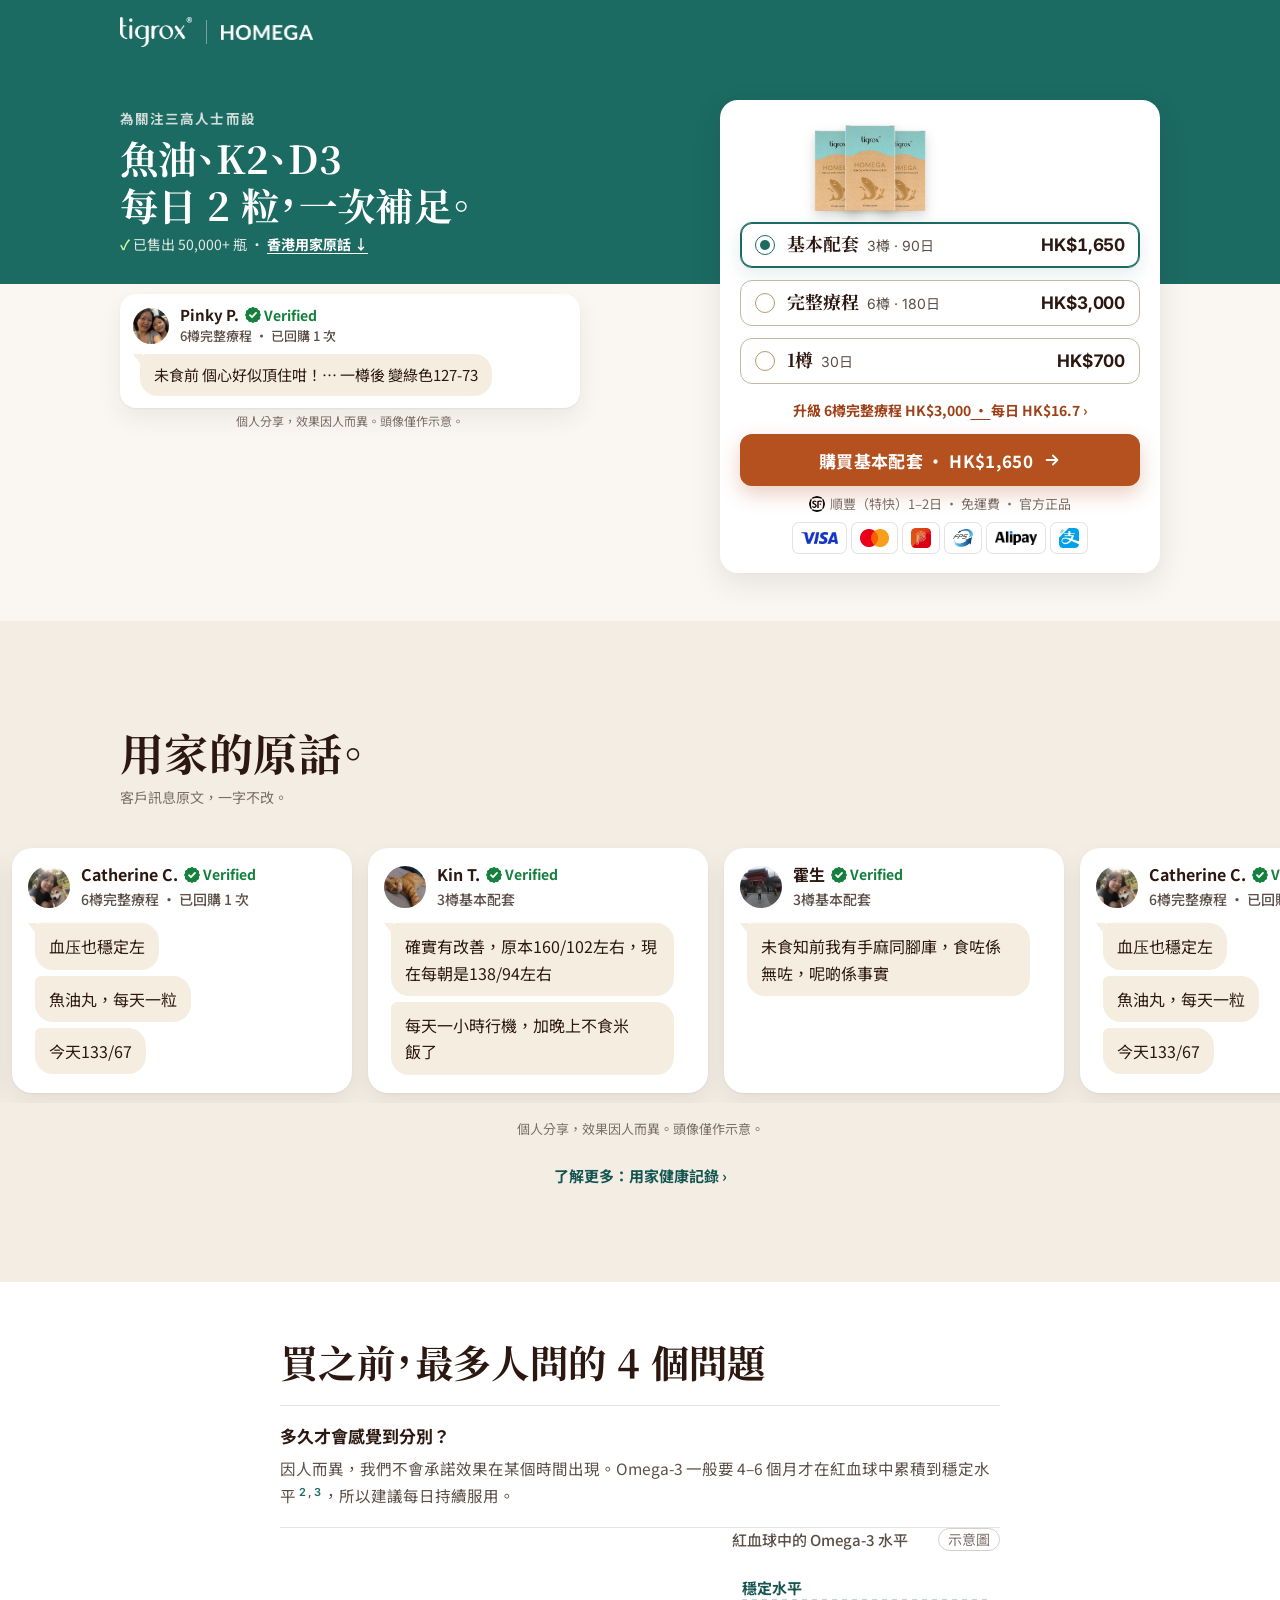
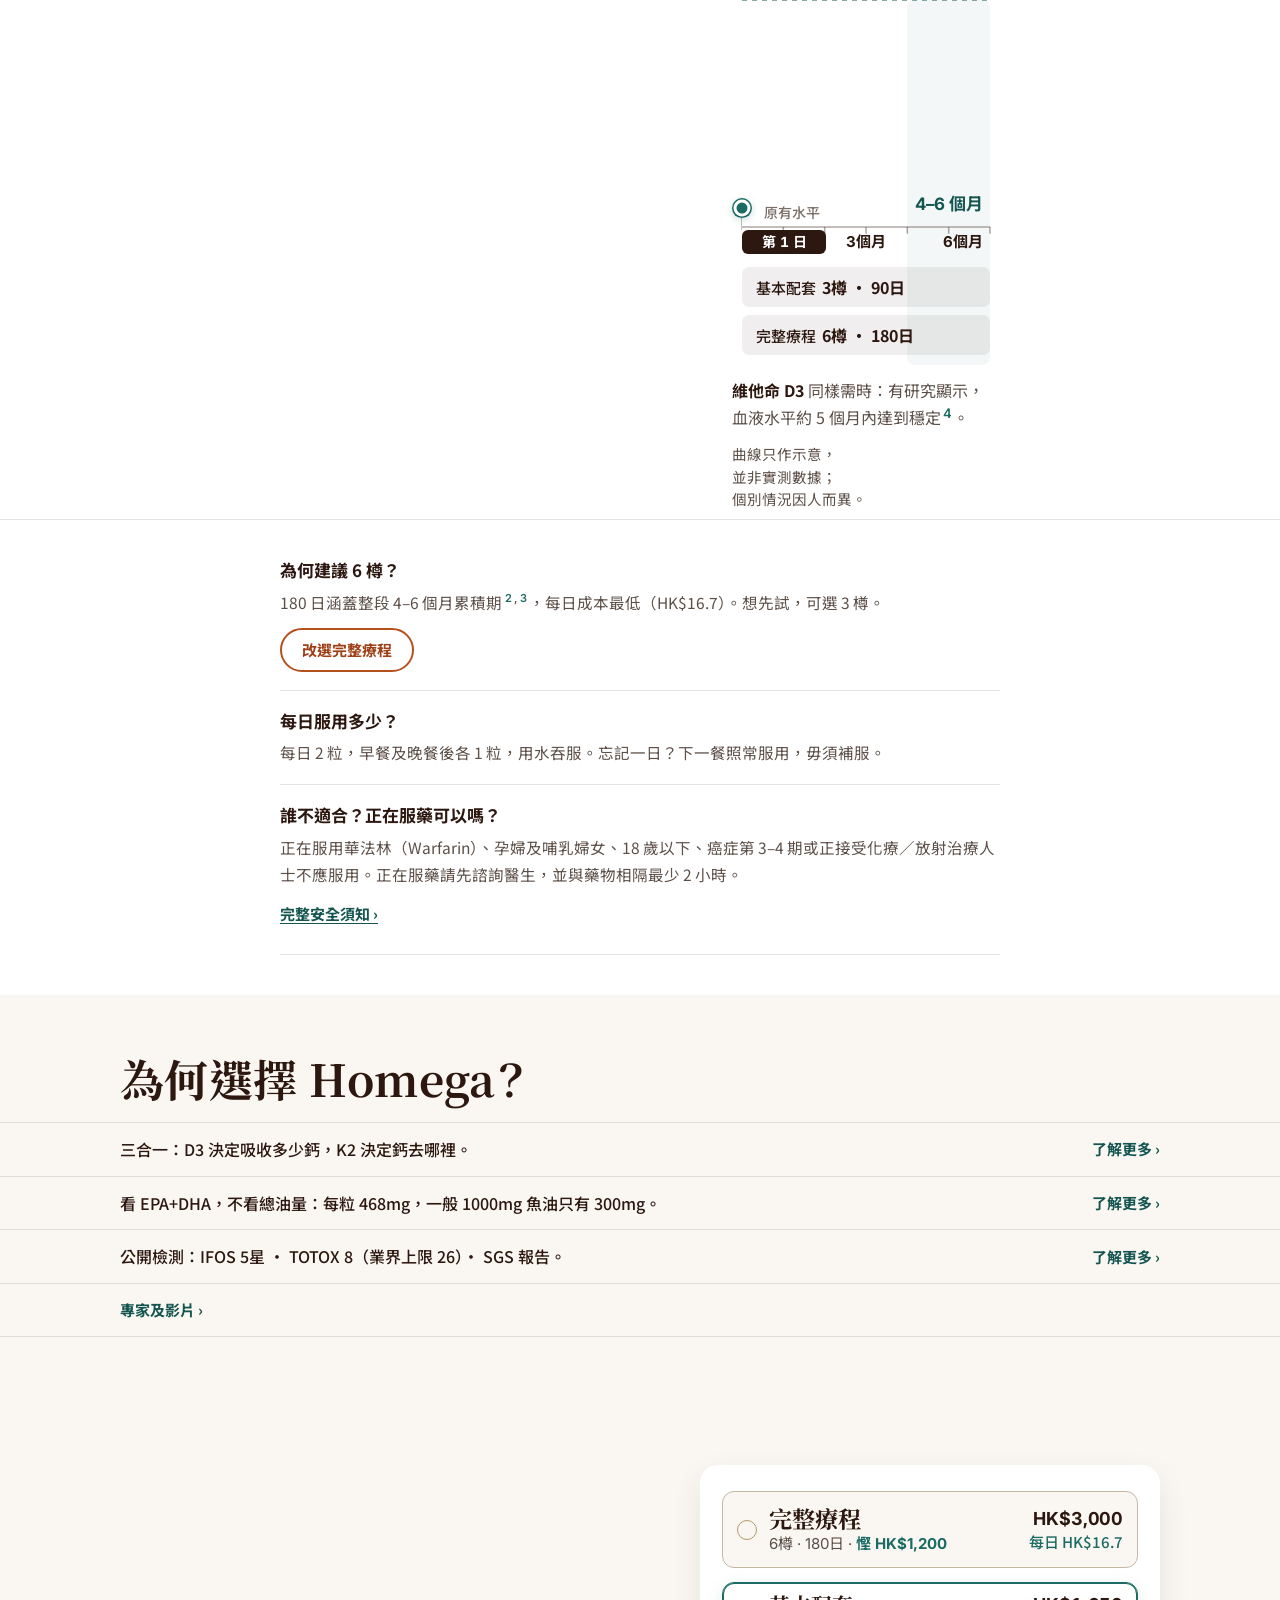
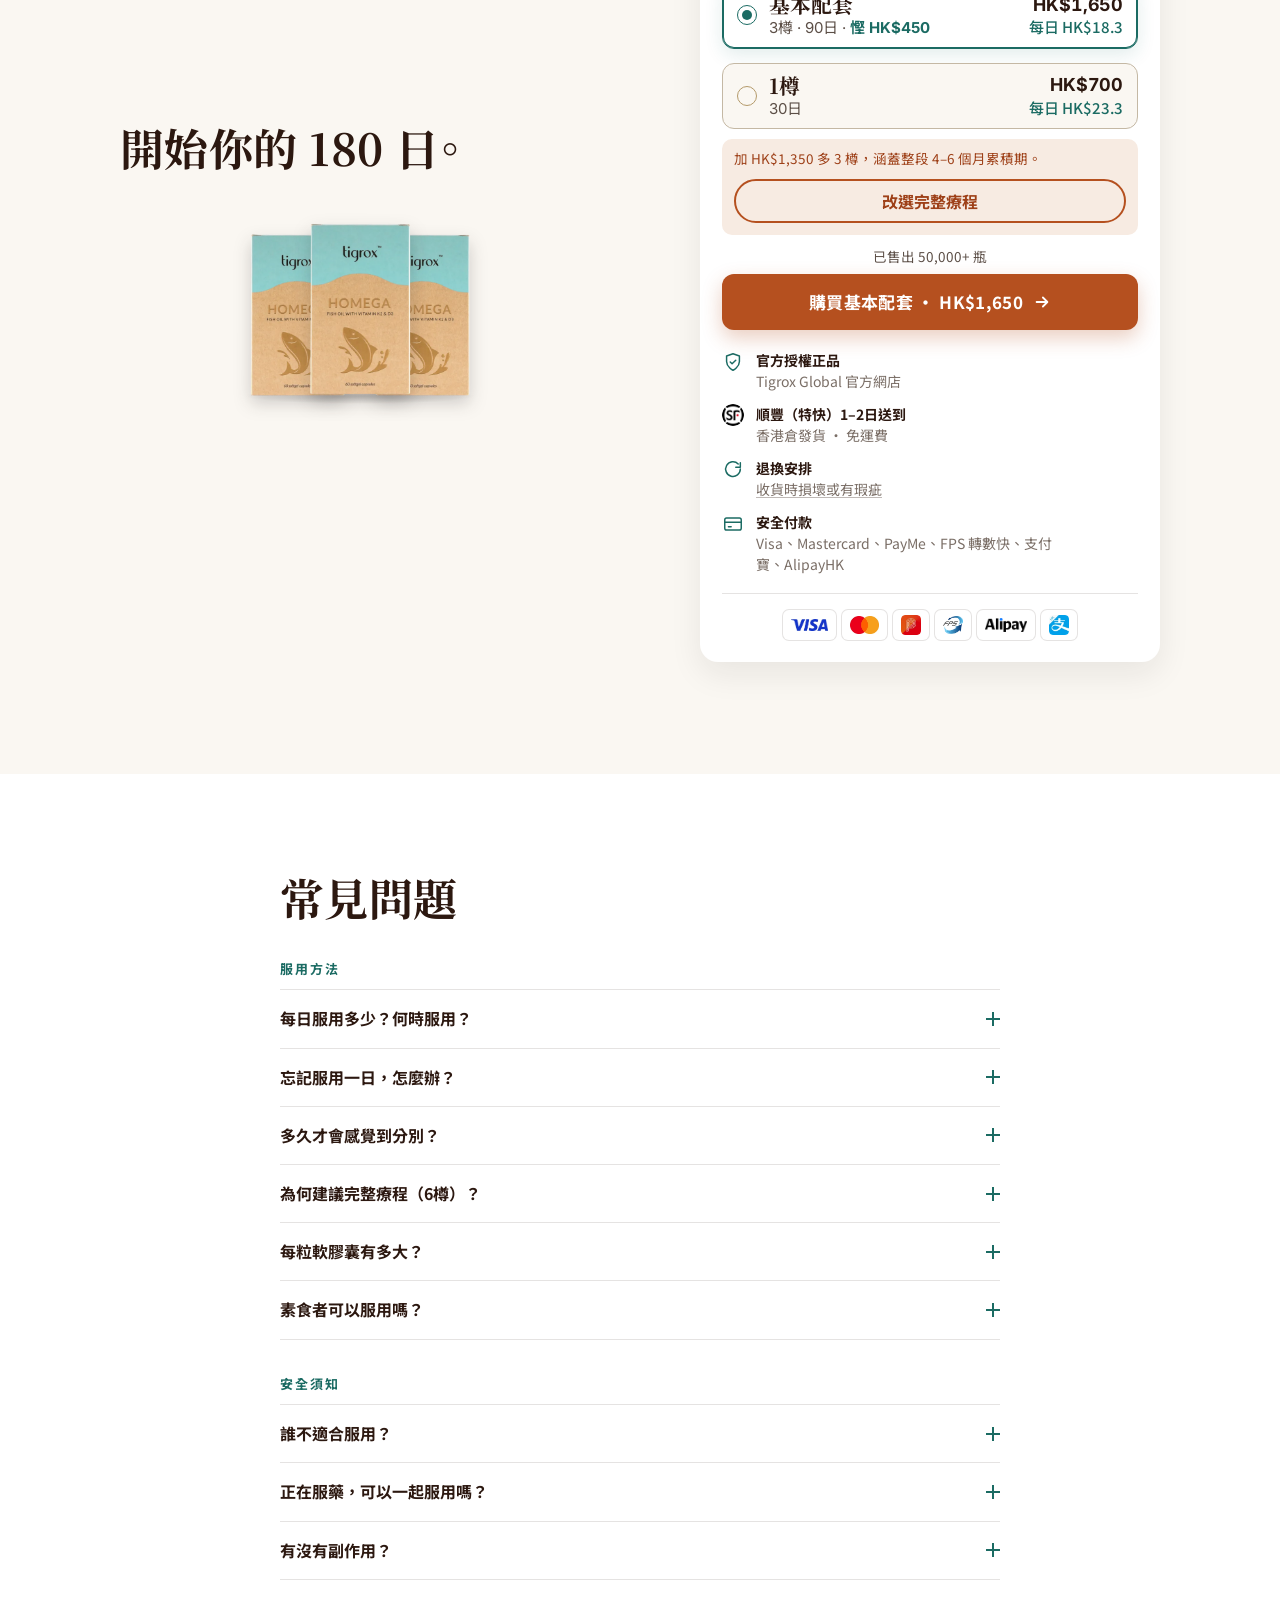
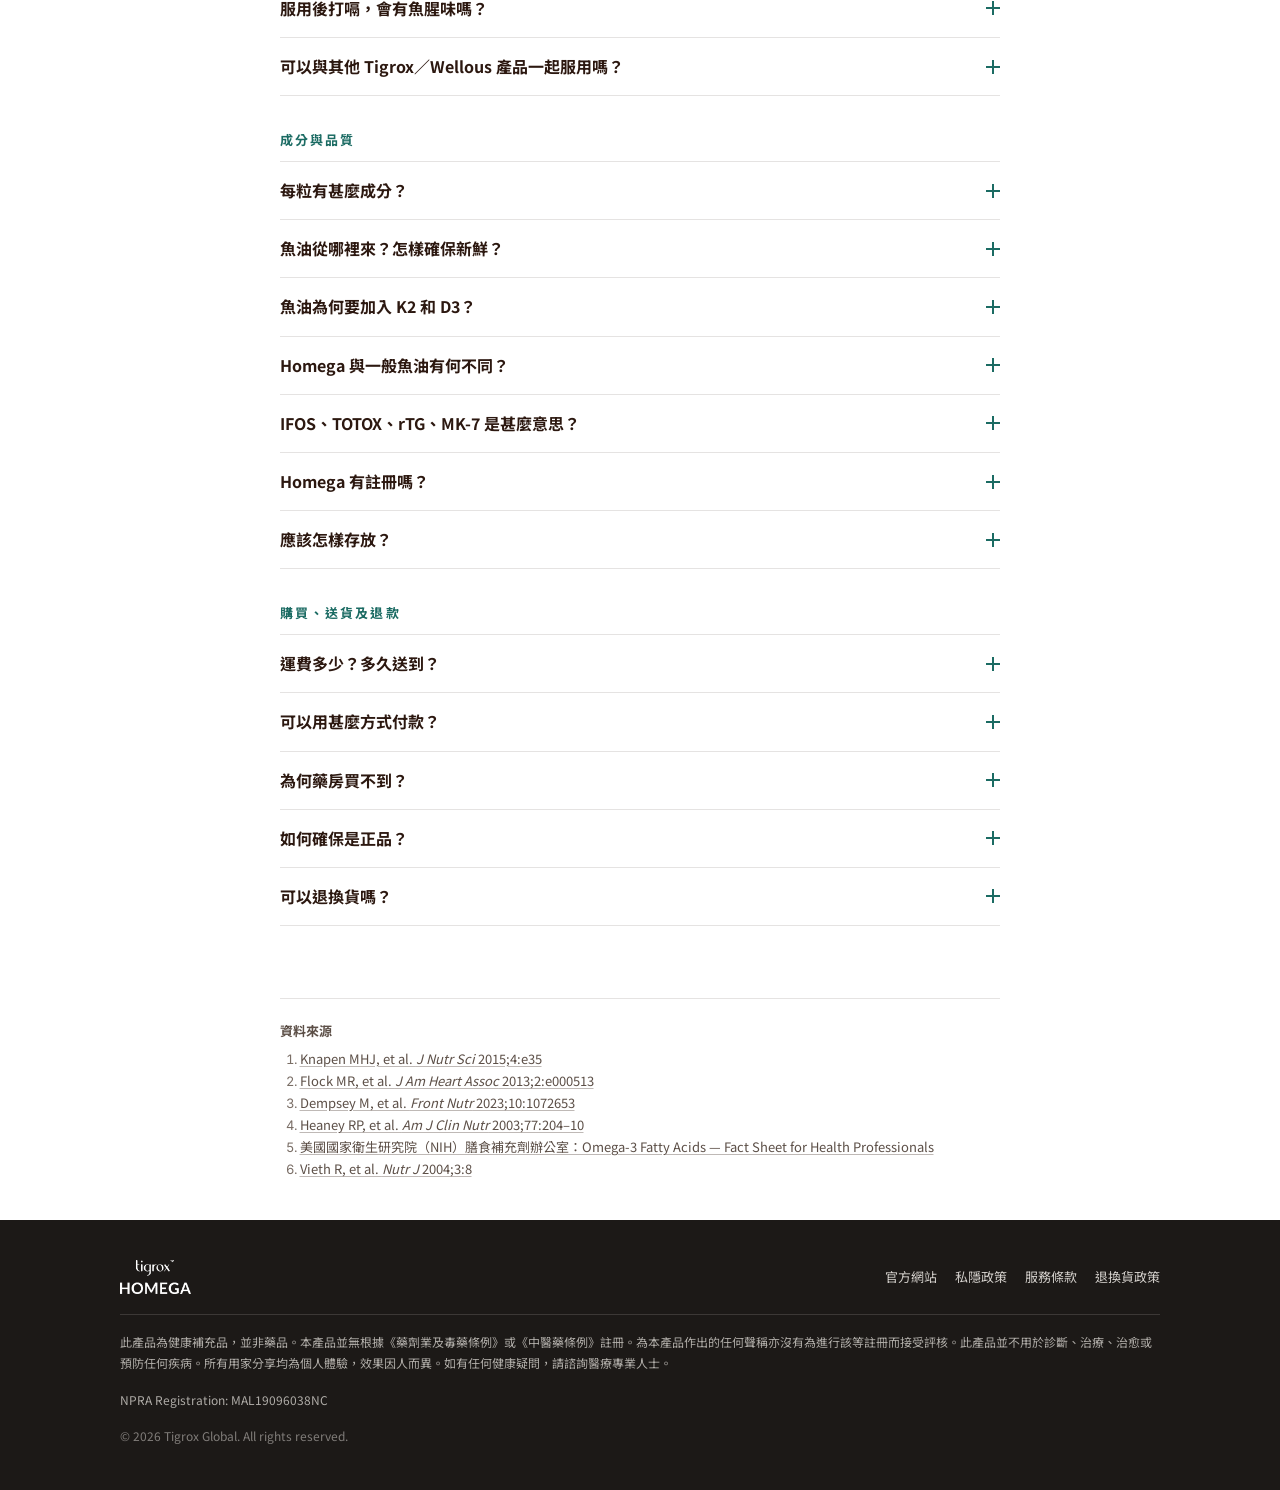
<file: promo/hmg/b.html>
<!doctype html>
<html lang="zh-Hant-HK" dir="ltr">
<head>
  <meta charset="utf-8">
  <meta name="viewport" content="width=device-width, initial-scale=1.0">

  <title>Homega 魚油王 — Omega-3 + K2 + D3，一粒到位</title>
  <meta name="description" content="Homega 魚油王：Omega-3 + 維他命K2 + D3 三合一，每粒 EPA+DHA 468mg，IFOS 5星，TOTOX 8。為關注三高人士而設。香港倉順豐直送，免運費。">

  <!-- Ad landing page: never indexed. The brand site at tigroxglobal.com is the SEO surface. -->
  <meta name="robots" content="noindex, nofollow">
  <!-- A/B test (nginx picks a or b for /promo/hmg/): js/main.js tags every measurement with it -->
  <meta name="hmg-variant" content="b">

  <meta property="og:type" content="website">
  <meta property="og:title" content="Homega 魚油王 — Omega-3 + K2 + D3，一粒到位">
  <meta property="og:description" content="每粒 EPA+DHA 468mg，加上維他命K2 及 D3。IFOS 5星，TOTOX 8。香港倉順豐直送，免運費。">
  <meta property="og:url" content="https://tigroxglobal.com/promo/hmg/">
  <meta property="og:site_name" content="Homega 魚油王">
  <meta property="og:image" content="https://tigroxglobal.com/images/homega-og.jpg">
  <meta property="og:image:width" content="1200">
  <meta property="og:image:height" content="630">
  <meta property="og:locale" content="zh_Hant_HK">
  <meta name="theme-color" content="#1B6B63">

  <link rel="icon" type="image/png" href="/images/favicon.png">

  <!-- Google Analytics (GA4) — same property as the brand site -->
  <script async src="https://www.googletagmanager.com/gtag/js?id=G-GYFB8NWCDH"></script>
  <script>
    window.dataLayer = window.dataLayer || [];
    function gtag(){dataLayer.push(arguments);}
    gtag('js', new Date());
    // price_mode: d11 while nginx marks the page data-offer="d11" (the 雙11 prices show), else normal
    gtag('config', 'G-GYFB8NWCDH', { hmg_variant: 'b', price_mode: document.documentElement.getAttribute('data-offer') === 'd11' ? 'd11' : 'normal' });
  </script>

  <!-- Meta Pixel — same pixel as the brand site (one pixel across the root domain) -->
  <script>
    !function(f,b,e,v,n,t,s)
    {if(f.fbq)return;n=f.fbq=function(){n.callMethod?
    n.callMethod.apply(n,arguments):n.queue.push(arguments)};
    if(!f._fbq)f._fbq=n;n.push=n;n.loaded=!0;n.version='2.0';
    n.queue=[];t=b.createElement(e);t.async=!0;
    t.src=v;s=b.getElementsByTagName(e)[0];
    s.parentNode.insertBefore(t,s)}(window, document,'script',
    'https://connect.facebook.net/en_US/fbevents.js');
    fbq('init', '880040134821675');
    fbq('track', 'PageView');
  </script>
  <noscript><img height="1" width="1" style="display:none" src="https://www.facebook.com/tr?id=880040134821675&ev=PageView&noscript=1"/></noscript>
  <!-- Microsoft Clarity: heatmaps + session recordings (form typing masked). Project ytawl62b82 -->
  <script type="text/javascript">
    (function(c,l,a,r,i,t,y){
        c[a]=c[a]||function(){(c[a].q=c[a].q||[]).push(arguments)};
        t=l.createElement(r);t.async=1;t.src="https://www.clarity.ms/tag/"+i;
        y=l.getElementsByTagName(r)[0];y.parentNode.insertBefore(t,y);
    })(window, document, "clarity", "script", "ytawl62b82");
  </script>

  <script>document.documentElement.className += ' js';</script>

  <link rel="preconnect" href="https://fonts.googleapis.com">
  <link rel="preconnect" href="https://fonts.gstatic.com" crossorigin>
  <link rel="preload" as="style" href="https://fonts.googleapis.com/css2?family=Noto+Serif+TC:wght@600;700&family=Noto+Sans+TC:wght@400;500;700&family=Inter:wght@500;600;700&display=swap">
  <link rel="stylesheet" href="https://fonts.googleapis.com/css2?family=Noto+Serif+TC:wght@600;700&family=Noto+Sans+TC:wght@400;500;700&family=Inter:wght@500;600;700&display=swap" media="print" onload="this.media='all'">
  <noscript>
    <link rel="stylesheet" href="https://fonts.googleapis.com/css2?family=Noto+Serif+TC:wght@600;700&family=Noto+Sans+TC:wght@400;500;700&family=Inter:wght@500;600;700&display=swap">
  </noscript>

  <link rel="preload" as="image" href="/images/homega-box-front-300w.webp">
  <link rel="stylesheet" href="/css/design-tokens.css">
  <link rel="stylesheet" href="/promo/hmg/hmg2.css?v=20">
  <link rel="stylesheet" href="/promo/hmg/b.css?v=1">
  <!-- 雙11 sale treatment (css/d11.css): every rule sits under <html data-offer="d11">, which nginx adds
       while the sale runs; the heavy face below downloads only while something uses it -->
  <link rel="stylesheet" href="https://fonts.googleapis.com/css2?family=Chiron+Hei+HK:wght@900&text=%E9%9B%99%E5%84%AA%E6%83%A0%E7%B5%90%E5%B8%B3%E8%87%AA%E5%8B%95%E6%B8%9B%E5%83%B9HK%240123456789%2C&display=swap" media="print" onload="this.media='all'">
  <link rel="stylesheet" href="/css/d11.css?v=3">
</head>
<body>

  <!-- Campaign bar: hidden unless /promo/campaign.json is active and inside its
       date window (driven by /promo/promo.js). Never an evergreen countdown. -->
  <div id="campaign-bar" class="cbar" role="region" aria-label="限時優惠" hidden>
    <div class="cbar__in">
      <span class="cbar__h" data-campaign="headline"></span>
      <span class="cbar__o" data-campaign="offer"></span>
      <span class="cbar__t" data-campaign="timer" aria-live="off"></span>
      <a class="cbar__cta" data-campaign="cta" href="#pricing" hidden></a>
    </div>
  </div>

  <!-- The brand marks only: no links in the header (owner, 29 Sep). The footer keeps its links. -->
  <header class="top">
    <div class="wrap top__in">
      <div class="top__logo">
        <img class="top__tigrox" src="/images/tigrox-logo-white.png" alt="tigrox" width="2795" height="1169">
        <span class="top__rule" aria-hidden="true"></span>
        <img class="top__homega" src="/promo/hmg/homega-wordmark-white.webp" alt="Homega" width="369" height="60">
      </div>
    </div>
  </header>

  <main id="main">

    <!-- ==========================================================
         B1. THE OFFER — who it is for, one real quote, the plans, the button.
         Phones: the buy button is on the first screen (375×812 and up).
         ========================================================== -->
      <svg class="q__defs" width="0" height="0" aria-hidden="true" focusable="false">
        <symbol id="q-seal" viewBox="0 0 16 16"><path fill="#15803D" d="M9.81 1.24A2 2 0 0 1 12.95 3.05A2 2 0 0 1 14.76 6.19A2 2 0 0 1 14.76 9.81A2 2 0 0 1 12.95 12.95A2 2 0 0 1 9.81 14.76A2 2 0 0 1 6.19 14.76A2 2 0 0 1 3.05 12.95A2 2 0 0 1 1.24 9.81A2 2 0 0 1 1.24 6.19A2 2 0 0 1 3.05 3.05A2 2 0 0 1 6.19 1.24A2 2 0 0 1 9.81 1.24Z"/><path d="M5 8.2l2 2 4-4.3" fill="none" stroke="#fff" stroke-width="1.8" stroke-linecap="round" stroke-linejoin="round"/></symbol>
        <symbol id="q-person" viewBox="0 0 42 42"><circle fill="#fff" cx="21" cy="16.5" r="7.5"/><path fill="#fff" d="M6.5 42c0-9.2 6.5-15.3 14.5-15.3S35.5 32.8 35.5 42z"/></symbol>
      </svg>
    <section class="bh" aria-labelledby="bh-h">
      <div class="wrap bh__in">
        <div class="bh__copy">
          <p class="bh__eye">為關注三高人士而設</p>
          <h1 id="bh-h" class="bh__h1"><span class="bh__l">魚油、K2、D3</span><span class="bh__l">每日 2 粒，一次補足。</span></h1>
          <p class="bh__proof"><span class="bh__tick" aria-hidden="true">✓</span> 已售出 50,000+ 瓶 · <a href="#voices">香港用家原話 ↓</a></p>
          <div class="voices bh__voice" data-badge="verified" data-avatar="photo">
            <article class="card card--quote">
              <header class="q__head">
                <span class="q__av q__av--c4" aria-hidden="true"><img class="q__photo" src="/promo/hmg/av/01-pinky.webp" alt="" width="42" height="42" decoding="async"><span class="q__ini">P</span><svg class="q__person" viewBox="0 0 42 42"><use href="#q-person"/></svg></span>
                <div class="q__id">
                  <p class="q__who"><b>Pinky P.</b><span class="q__v"><svg class="q__seal" viewBox="0 0 16 16" aria-hidden="true"><use href="#q-seal"/></svg><span class="q__vtext" lang="en">Verified</span></span></p>
                  <p class="q__buyer"><span class="q__badge"><svg class="q__tick" viewBox="0 0 16 16" aria-hidden="true"><circle cx="8" cy="8" r="8"/><path d="M4.6 8.3l2.2 2.2 4.6-4.8"/></svg><svg class="q__bseal" viewBox="0 0 16 16" aria-hidden="true"><use href="#q-seal"/></svg><span lang="en">Verified</span></span><span class="q__sep"> · </span><span class="q__pkg">6樽完整療程 · 已回購 1 次</span></p>
                </div>
              </header>
              <div class="q__msgs">
                <p class="q__msg">未食前 個心好似頂住咁！… 一樽後 變綠色127-73</p>
              </div>
            </article>
            <p class="voices__legal bh__legal"><span>個人分享，效果因人而異。</span><span>頭像僅作示意。</span></p>
          </div>
        </div>

        <div class="picker bh__buy">
        <div class="boxes bh__boxes" data-boxes data-n="3" role="img" aria-label="Homega 包裝盒">
            <img class="box" src="/images/homega-box-front-300w.webp" srcset="/images/homega-box-front-300w.webp 300w, /images/homega-box-front-450w.webp 450w" sizes="64px" width="300" height="510" alt="" fetchpriority="high">
            <img class="box" src="/images/homega-box-front-300w.webp" srcset="/images/homega-box-front-300w.webp 300w, /images/homega-box-front-450w.webp 450w" sizes="64px" width="300" height="510" alt="">
            <img class="box" src="/images/homega-box-front-300w.webp" srcset="/images/homega-box-front-300w.webp 300w, /images/homega-box-front-450w.webp 450w" sizes="64px" width="300" height="510" alt="">
            <img class="box" src="/images/homega-box-front-300w.webp" srcset="/images/homega-box-front-300w.webp 300w, /images/homega-box-front-450w.webp 450w" sizes="64px" width="300" height="510" alt="">
            <img class="box" src="/images/homega-box-front-300w.webp" srcset="/images/homega-box-front-300w.webp 300w, /images/homega-box-front-450w.webp 450w" sizes="64px" width="300" height="510" alt="">
            <img class="box" src="/images/homega-box-front-300w.webp" srcset="/images/homega-box-front-300w.webp 300w, /images/homega-box-front-450w.webp 450w" sizes="64px" width="300" height="510" alt="">
          </div>
          <div class="d11-coupon" hidden>
            <p class="d11-coupon__stub"><b>雙11</b><span>專享</span></p>
            <p class="d11-coupon__body"><b>結帳自動減價</b><span>6樽減 HK$222 · 3樽減 HK$111</span></p>
          </div>
          <fieldset class="plans bh__plans" data-plans>
            <legend class="sr-only">選擇方案</legend>
            <label class="plan plan--3" data-d11-off="111">
              <input type="radio" name="plan-top" value="3" checked>
              <span class="plan__dot" aria-hidden="true"></span>
              <span class="plan__what"><b>基本配套</b><small>3樽 · 90日</small></span>
              <span class="plan__cost"><s class="d11-was" hidden>平時 HK$1,650</s><b><span class="d11-n">HK$1,650</span><span class="d11-y" hidden>HK$1,539</span></b></span>
            </label>
            <label class="plan plan--6" data-d11-off="222">
              <input type="radio" name="plan-top" value="6">
              <span class="plan__dot" aria-hidden="true"></span>
              <span class="plan__what"><b>完整療程</b><small>6樽 · 180日</small></span>
              <span class="plan__cost"><s class="d11-was" hidden>平時 HK$3,000</s><b><span class="d11-n">HK$3,000</span><span class="d11-y" hidden>HK$2,778</span></b></span>
            </label>
            <label class="plan plan--1">
              <input type="radio" name="plan-top" value="1">
              <span class="plan__dot" aria-hidden="true"></span>
              <span class="plan__what"><b>1樽</b><small>30日<span class="d11-from" hidden>3樽起享雙11價</span></small></span>
              <span class="plan__cost"><b>HK$700</b></span>
            </label>
          </fieldset>
          <button type="button" class="bh__up" data-nudge-up data-cta="nudge-upgrade" data-plan-only="3"><span class="bh__ph"><span class="d11-n">升級 6樽完整療程 HK$3,000</span><span class="d11-y" hidden>升級 6樽完整療程 HK$2,778</span></span> · <span class="bh__ph"><span class="d11-n">每日 HK$16.7</span><span class="d11-y" hidden>每日 HK$15.4</span> ›</span></button>
          <a class="buy hero__cta" data-buy data-cta="hero" href="https://store.tigroxglobal.com/hk/zh-TW/express/3hmg" target="_blank" rel="noopener" data-checkout="3box" data-value="1650" data-product="Homega"><span data-buy-label><span class="d11-n">購買基本配套 · HK$1,650</span><span class="d11-y" hidden>購買基本配套 · HK$1,539</span></span><svg viewBox="0 0 20 20" aria-hidden="true"><path d="M4 10h11M11 5l5 5-5 5"/></svg></a>
          <p class="bh__fine"><img class="sf" src="/promo/hmg/sf-express.webp" width="54" height="54" alt="順豐速運">順豐（特快）1–2日 · 免運費 · 官方正品</p>
          <ul class="pay" aria-label="付款方式">
            <li class="pay--visa"><img src="/promo/hmg/pay-visa.webp" width="203" height="66" alt="Visa"></li>
            <li class="pay--mastercard"><img src="/promo/hmg/pay-mastercard.webp" width="107" height="66" alt="Mastercard"></li>
            <li class="pay--payme"><img src="/promo/hmg/pay-payme.webp" width="66" height="66" alt="PayMe"></li>
            <li class="pay--fps"><img src="/promo/hmg/pay-fps.webp" width="71" height="66" alt="FPS 轉數快"></li>
            <li class="pay--alipay"><img src="/promo/hmg/pay-alipay.webp" width="199" height="66" alt="支付寶 Alipay"></li>
            <li class="pay--alipay-hk"><img src="/promo/hmg/pay-alipay-hk.webp" width="66" height="66" alt="AlipayHK"></li>
          </ul>
        </div>
      </div>
    </section>

    <!-- ==========================================================
         B2. 用家的原話 — three customers, then the health records on request
         ========================================================== -->
    <section class="voices" id="voices" aria-labelledby="voices-h" data-badge="verified" data-avatar="photo">
      <!-- shapes the cards reuse: the verified seal (data-badge="seal") and the default-avatar person -->
      <div class="wrap">
        <h2 id="voices-h" class="h2">用家的原話。</h2>
        <p class="voices__sub">客戶訊息原文，一字不改。</p>
      </div>

      <div class="reel" data-reel>
        <div class="reel__view" data-reel-view tabindex="0" role="region" aria-label="用家分享，可左右滑動">
          <div class="reel__track" data-reel-track>
            <article class="card card--quote">
              <header class="q__head">
                <span class="q__av q__av--c3" aria-hidden="true"><img class="q__photo" src="/promo/hmg/av/03-kin.webp" alt="" width="42" height="42" loading="lazy" decoding="async"><span class="q__ini">K</span><svg class="q__person" viewBox="0 0 42 42"><use href="#q-person"/></svg></span>
                <div class="q__id">
                  <p class="q__who"><b>Kin T.</b><span class="q__v"><svg class="q__seal" viewBox="0 0 16 16" aria-hidden="true"><use href="#q-seal"/></svg><span class="q__vtext" lang="en">Verified</span></span></p>
                  <p class="q__buyer"><span class="q__badge"><svg class="q__tick" viewBox="0 0 16 16" aria-hidden="true"><circle cx="8" cy="8" r="8"/><path d="M4.6 8.3l2.2 2.2 4.6-4.8"/></svg><svg class="q__bseal" viewBox="0 0 16 16" aria-hidden="true"><use href="#q-seal"/></svg><span lang="en">Verified</span></span><span class="q__sep"> · </span><span class="q__pkg">3樽基本配套</span></p>
                </div>
              </header>
              <div class="q__msgs">
                <p class="q__msg">確實有改善，原本160/102左右，現在每朝是138/94左右</p>
                <p class="q__msg">每天一小時行機，加晚上不食米飯了</p>
              </div>
            </article>
            <article class="card card--quote">
              <header class="q__head">
                <span class="q__av q__av--c1" aria-hidden="true"><img class="q__photo" src="/promo/hmg/av/02-fok.webp" alt="" width="42" height="42" loading="lazy" decoding="async"><span class="q__ini">霍</span><svg class="q__person" viewBox="0 0 42 42"><use href="#q-person"/></svg></span>
                <div class="q__id">
                  <p class="q__who"><b>霍生</b><span class="q__v"><svg class="q__seal" viewBox="0 0 16 16" aria-hidden="true"><use href="#q-seal"/></svg><span class="q__vtext" lang="en">Verified</span></span></p>
                  <p class="q__buyer"><span class="q__badge"><svg class="q__tick" viewBox="0 0 16 16" aria-hidden="true"><circle cx="8" cy="8" r="8"/><path d="M4.6 8.3l2.2 2.2 4.6-4.8"/></svg><svg class="q__bseal" viewBox="0 0 16 16" aria-hidden="true"><use href="#q-seal"/></svg><span lang="en">Verified</span></span><span class="q__sep"> · </span><span class="q__pkg">3樽基本配套</span></p>
                </div>
              </header>
              <div class="q__msgs">
                <p class="q__msg">未食知前我有手麻同腳庫，食咗係無咗，呢啲係事實</p>
              </div>
            </article>
            <article class="card card--quote">
              <header class="q__head">
                <span class="q__av q__av--c5" aria-hidden="true"><img class="q__photo" src="/promo/hmg/av/09-catherine.webp" alt="" width="42" height="42" loading="lazy" decoding="async"><span class="q__ini">C</span><svg class="q__person" viewBox="0 0 42 42"><use href="#q-person"/></svg></span>
                <div class="q__id">
                  <p class="q__who"><b>Catherine C.</b><span class="q__v"><svg class="q__seal" viewBox="0 0 16 16" aria-hidden="true"><use href="#q-seal"/></svg><span class="q__vtext" lang="en">Verified</span></span></p>
                  <p class="q__buyer"><span class="q__badge"><svg class="q__tick" viewBox="0 0 16 16" aria-hidden="true"><circle cx="8" cy="8" r="8"/><path d="M4.6 8.3l2.2 2.2 4.6-4.8"/></svg><svg class="q__bseal" viewBox="0 0 16 16" aria-hidden="true"><use href="#q-seal"/></svg><span lang="en">Verified</span></span><span class="q__sep"> · </span><span class="q__pkg">6樽完整療程 · 已回購 1 次</span></p>
                </div>
              </header>
              <div class="q__msgs">
                <p class="q__msg">血压也穩定左</p>
                <p class="q__msg">魚油丸，每天一粒</p>
                <p class="q__msg">今天133/67</p>
              </div>
            </article>
          </div>
        </div>
      </div>
      <p class="voices__legal wrap"><span>個人分享，效果因人而異。</span><span>頭像僅作示意。</span></p>
      <details class="bmore bmore--records" data-more="records">
        <summary class="wrap"><span class="bmore__go">了解更多：用家健康記錄 ›</span></summary>
    <section class="records" aria-labelledby="records-h">
      <div class="wrap">
        <h2 id="records-h" class="h2">用家健康記錄</h2>
      </div>
      <!-- An endless row like the messages above (hmg2.js section 4): the copies are
           aria-hidden + inert; under prefers-reduced-motion it stays a plain swipeable row. -->
      <div class="reel reel--records" data-reel>
        <div class="reel__view" data-reel-view tabindex="0" role="region" aria-label="用家健康記錄，可左右滑動">
          <div class="reel__track" data-reel-track>
            <article class="card card--record">
              <header class="slip__head"><span class="slip__title">個人健康記錄</span><span class="rec__time">3個月</span></header>
              <div class="rec__pair">
                <p><small>服用前</small><b>總膽固醇 6.4</b></p>
                <span class="rec__arrow" aria-hidden="true">&rarr;</span>
                <p class="rec__after"><small>服用後</small><b>3.3</b></p>
              </div>
              <p class="rec__unit">mmol/L</p>
              <p class="rec__desc">黃小姐，46歲女性。服用Homega魚油王每日2粒，3個月。LDL由4.3降至2.27 mmol/L。</p>
              <p class="rec__note"><em>個人健康旅程記錄，涉及飲食、運動及生活方式等多重因素。效果因人而異，本產品為營養補充品。</em></p>
            </article>
            <article class="card card--record">
              <header class="slip__head"><span class="slip__title">個人健康記錄</span><span class="rec__time">4個月</span></header>
              <div class="rec__pair">
                <p><small>服用前</small><b>144/90</b></p>
                <span class="rec__arrow" aria-hidden="true">&rarr;</span>
                <p class="rec__after"><small>服用後</small><b>122/78</b></p>
              </div>
              <p class="rec__unit">mmHg</p>
              <p class="rec__desc">Louis，50歲男性。配合西藥服用Homega魚油王每日2粒，4個月。醫生確認血壓已穩定。</p>
              <p class="rec__note"><em>個人健康旅程記錄，涉及飲食、運動及生活方式等多重因素。效果因人而異，本產品為營養補充品。</em></p>
            </article>
            <article class="card card--record">
              <header class="slip__head"><span class="slip__title">個人健康記錄</span><span class="rec__time">3個月</span></header>
              <div class="rec__pair">
                <p><small>服用前</small><b>持續麻痺</b></p>
                <span class="rec__arrow" aria-hidden="true">&rarr;</span>
                <p class="rec__after"><small>服用後</small><b>消失</b></p>
              </div>
              <p class="rec__unit">手掌麻痺</p>
              <p class="rec__desc">Florence Chan，43歲女性。服用Homega魚油王每日2粒，3個月。手掌持續麻痺情況改善消失。</p>
              <p class="rec__note"><em>個人健康旅程記錄，涉及飲食、運動及生活方式等多重因素。效果因人而異，本產品為營養補充品。</em></p>
            </article>
            <article class="card card--record">
              <header class="slip__head"><span class="slip__title">個人健康記錄</span><span class="rec__time">6個月</span></header>
              <div class="rec__pair">
                <p><small>服用前</small><b>44%</b></p>
                <span class="rec__arrow" aria-hidden="true">&rarr;</span>
                <p class="rec__after"><small>服用後</small><b>28%</b></p>
              </div>
              <p class="rec__unit">血管阻塞（CT掃描）</p>
              <p class="rec__desc">蘇先生，56歲男性。服用Homega魚油王每日2粒，另服葡萄籽，6個月。CT掃描顯示其中一條血管阻塞由44%降至28%。</p>
              <p class="rec__note"><em>個人健康旅程記錄，涉及飲食、運動及生活方式等多重因素。效果因人而異，本產品為營養補充品。</em></p>
            </article>
          </div>
        </div>
      </div>
      <p class="voices__legal wrap">個人分享，效果因人而異。本產品為營養補充品，並非藥品。</p>
    </section>
      </details>
    </section>

    <!-- ==========================================================
         B3. The four questions most asked before buying — answers always open
         ========================================================== -->
    <section class="bq" aria-labelledby="bq-h">
      <div class="wrap bq__wrap">
        <h2 id="bq-h" class="h2">買之前，最多人問的 4 個問題</h2>
        <ol class="bq__list">
          <li class="bq__item">
            <h3 class="bq__q">多久才會感覺到分別？</h3>
            <p class="bq__a">因人而異，我們不會承諾效果在某個時間出現。Omega-3 一般要 4–6 個月才在紅血球中累積到穩定水平<sup class="cite"><a href="#ref-2">2</a>,<a href="#ref-3">3</a></sup>，所以建議每日持續服用。</p>
          </li>
        </ol>
      </div>
      <div class="t1 bq__chart" id="timing">
        <div class="t1-in">
        <figure class="t1-fig" data-t1>
            <div class="t1-chart" role="img" aria-label="示意圖：紅血球中的 Omega-3 水平由原有水平開始上升，一般在開始後 4 至 6 個月達到穩定水平。基本配套 3樽（90日）完結時，水平一般仍未達穩定水平，未涵蓋 4 至 6 個月這段時間；完整療程 6樽（180日）涵蓋整段 4 至 6 個月，水平一般已達到並保持在穩定水平。">
              <div class="t1-top" aria-hidden="true">
                <span class="t1-ylab">紅血球中的 Omega-3 水平</span>
                <span class="t1-tag">示意圖</span>
              </div>

              <div class="t1-body" aria-hidden="true">
                <div class="t1-band"></div>

                <div class="t1-plot">
                  <svg class="t1-grid" viewBox="0 0 600 200" preserveAspectRatio="none" focusable="false">
                    <line class="t1-steady" x1="0" y1="32" x2="600" y2="32" vector-effect="non-scaling-stroke"/>
                    <line class="t1-axis" x1="0" y1="200" x2="600" y2="200" vector-effect="non-scaling-stroke"/>
                    <path class="t1-ticks" d="M100 200v5M200 200v5M300 200v5M400 200v5M500 200v5M600 200v5" vector-effect="non-scaling-stroke"/>
                  </svg>
                  <span class="t1-lvl">穩定水平</span>
                  <span class="t1-base">原有水平</span>
                  <p class="t1-bandlab"><b>4–6 個月</b></p>

                  <!-- Schematic build-up, shape only (not data): still rising at 3 months
                       (about 85% of the rise), levels off inside the 4–6 month window,
                       flat from 5.2 months. y = 186 − 154·L(m), L(m) = 1 − (1 − m/5.2)^2.2,
                       m = months. Same function in the JS; --t1-ys / --t1-y3 are its values
                       at the steady level and on day 90. -->
                  <div class="t1-cv" data-t1-cv>
                    <svg viewBox="0 0 600 200" preserveAspectRatio="none" focusable="false">
                      <path class="t1-curve" vector-effect="non-scaling-stroke" d="M0.0 186.0 L6.7 181.7 L13.3 177.4 L20.0 173.3 L26.7 169.2 L33.3 165.1 L40.0 161.1 L46.7 157.2 L53.3 153.4 L60.0 149.6 L66.7 145.9 L73.3 142.2 L80.0 138.6 L86.7 135.1 L93.3 131.7 L100.0 128.3 L106.7 124.9 L113.3 121.7 L120.0 118.5 L126.7 115.3 L133.3 112.3 L140.0 109.2 L146.7 106.3 L153.3 103.4 L160.0 100.6 L166.7 97.8 L173.3 95.1 L180.0 92.5 L186.7 89.9 L193.3 87.4 L200.0 84.9 L206.7 82.5 L213.3 80.2 L220.0 77.9 L226.7 75.7 L233.3 73.5 L240.0 71.5 L246.7 69.4 L253.3 67.4 L260.0 65.5 L266.7 63.7 L273.3 61.9 L280.0 60.1 L286.7 58.4 L293.3 56.8 L300.0 55.2 L306.7 53.7 L313.3 52.2 L320.0 50.8 L326.7 49.5 L333.3 48.2 L340.0 46.9 L346.7 45.7 L353.3 44.6 L360.0 43.5 L366.7 42.5 L373.3 41.5 L380.0 40.6 L386.7 39.7 L393.3 38.9 L400.0 38.1 L406.7 37.4 L413.3 36.7 L420.0 36.1 L426.7 35.5 L433.3 35.0 L440.0 34.5 L446.7 34.1 L453.3 33.7 L460.0 33.3 L466.7 33.0 L473.3 32.8 L480.0 32.5 L486.7 32.4 L493.3 32.2 L500.0 32.1 L506.7 32.0 L513.3 32.0 L520.0 32.0 L600.0 32.0"/>
                    </svg>
                  </div>

                  <i class="t1-guide" data-t1-guide></i>
                  <i class="t1-stop t1-stop--3 t1-p3"></i>
                  <i class="t1-stop t1-stop--6 t1-p6"></i>
                  <i class="t1-dot" data-t1-dot></i>
                  <i class="t1-mk t1-mk--3 t1-p3"></i>
                  <i class="t1-mk t1-mk--6 t1-p6"></i>

                  <span class="t1-say t1-say--3 t1-p3"><span>未達穩定水平</span></span>
                  <span class="t1-say t1-say--6 t1-p6"><span>已達穩定水平</span><svg class="t1-ic" viewBox="0 0 16 16"><path d="M3 8.5l3.5 3.5L13 4.5"/></svg></span>
                </div>

                <div class="t1-x">
                  <span class="t1-m t1-m--0" style="--m:0">開始</span>
                  <span class="t1-m t1-m--3 is-key" style="--m:3">3個月</span>
                  <span class="t1-m t1-m--6 is-key" style="--m:6">6個月</span>
                  <i class="t1-stop t1-stop--3b t1-p3"></i>
                  <b class="t1-chip" data-t1-chip>第 <span data-t1-day>1</span> 日</b>
                </div>

                <div class="t1-plans" data-t1-plans>
                  <div class="t1-track">
                    <span class="t1-lab t1-ghost"><small>基本配套</small>3樽 · 90日</span>
                    <div class="t1-bar t1-bar--3" data-t1-bar3><span class="t1-lab"><small>基本配套</small>3樽 · 90日</span></div>
                    <span class="t1-miss">未涵蓋 4–6 個月</span>
                  </div>
                  <div class="t1-track">
                    <span class="t1-lab t1-ghost"><small>完整療程</small>6樽 · 180日</span>
                    <div class="t1-bar t1-bar--6" data-t1-bar6><span class="t1-lab"><small>完整療程</small>6樽 · 180日</span></div>
                  </div>
                </div>
              </div>
            </div>

            <figcaption class="t1-cap">
              <p class="t1-also"><b>維他命 D3</b> 同樣需時：有研究顯示，血液水平約 <span class="t1-nw">5 個月內</span>達到穩定<sup class="t1-cite"><a href="#ref-4">4</a></sup>。</p>
              <div class="t1-cap__row">
                <p class="t1-note">曲線只作示意，並非實測數據；個別情況因人而異。</p>
                <button type="button" class="t1-replay" data-t1-replay hidden><svg viewBox="0 0 16 16" aria-hidden="true"><path d="M2.5 8a5.5 5.5 0 1 0 1.7-4M2.5 2.5v3h3"/></svg>重播</button>
              </div>
            </figcaption>
          </figure>
        </div>
      </div>
      <div class="wrap bq__wrap">
        <ol class="bq__list" start="2">
          <li class="bq__item">
            <h3 class="bq__q">為何建議 6 樽？</h3>
            <p class="bq__a">180 日涵蓋整段 4–6 個月累積期<sup class="cite"><a href="#ref-2">2</a>,<a href="#ref-3">3</a></sup>，每日成本最低（<span class="d11-n">HK$16.7</span><span class="d11-y" hidden>HK$15.4</span>）。想先試，可選 3 樽。</p>
            <button type="button" class="bq__up" data-nudge-up data-cta="b3-upgrade">改選完整療程</button>
          </li>
          <li class="bq__item">
            <h3 class="bq__q">每日服用多少？</h3>
            <p class="bq__a">每日 2 粒，早餐及晚餐後各 1 粒，用水吞服。忘記一日？下一餐照常服用，毋須補服。</p>
          </li>
          <li class="bq__item">
            <h3 class="bq__q">誰不適合？正在服藥可以嗎？</h3>
            <p class="bq__a">正在服用華法林（Warfarin）、孕婦及哺乳婦女、18 歲以下、癌症第 3–4 期或正接受化療／放射治療人士不應服用。正在服藥請先諮詢醫生，並與藥物相隔最少 2 小時。</p>
            <a class="bq__more" href="#faq-safety" data-opens="faq-safety">完整安全須知 ›</a>
          </li>
        </ol>
      </div>
    </section>

    <!-- ==========================================================
         B4. 為何選擇 Homega？ — three facts; each opens version A's full section
         ========================================================== -->
    <section class="bwhy" aria-labelledby="bwhy-h">
      <div class="wrap">
        <h2 id="bwhy-h" class="h2">為何選擇 Homega？</h2>
      </div>
      <div class="bwhy__list">
      <details class="bmore" data-more="formula">
        <summary class="wrap"><span class="bmore__t">三合一：D3 決定吸收多少鈣，K2 決定鈣去哪裡。</span><span class="bmore__go">了解更多 ›</span></summary>
    <section class="how" aria-labelledby="how-h">
      <div class="wrap how__grid">
        <div class="how__head">
          <h2 id="how-h" class="h2">三合一成分，缺一不可。</h2>
          <p class="how__one">血管好比地鐵，鈣質就是乘客。</p>
        </div>

        <!-- 鈣質搭地鐵，三樣逐一加上 — the owner's pick (motion-lab/m2v2.html), on its own cream
             panel on the dark stage. Behaviour: section 3 of hmg2.js. -->
        <div class="how__demo m2" data-m2>
          <!-- Above the picture (owner, 29 Sep): the narration as a chat bubble pointing down at
               the train, the four steps stacked on its right, pause under them. -->
          <div class="m2-top">
            <p class="m2-status" data-beat="0" aria-live="off"><b>沒有補充：</b>行車較慢，能入閘的鈣質也不多。</p>
            <div class="m2-ctl">
              <div class="m2-steps" role="tablist" aria-orientation="vertical" aria-label="三種成分逐一加上">
                <button type="button" role="tab" id="m2-tab-0" aria-controls="m2-fig" aria-selected="true" data-beat="0"><b class="m2-dot m2-dot--none" aria-hidden="true"></b><span class="m2-nw">沒有補充</span><i class="m2-prog" aria-hidden="true"></i></button>
                <button type="button" role="tab" id="m2-tab-1" aria-controls="m2-fig" aria-selected="false" tabindex="-1" data-beat="1" aria-label="加上 Omega-3"><b class="m2-ic m2-ic--o3" aria-hidden="true"><svg class="m2-ic__no" viewBox="0 0 16 16"><circle cx="8" cy="8" r="8"/><path d="M4.8 4.8l6.4 6.4M11.2 4.8l-6.4 6.4"/></svg><svg class="m2-ic__ok" viewBox="0 0 16 16"><circle cx="8" cy="8" r="8"/><path d="M4.5 8.4l2.4 2.4 4.7-5"/></svg></b><span class="m2-nw">+ Omega-3</span><i class="m2-prog" aria-hidden="true"></i></button>
                <button type="button" role="tab" id="m2-tab-2" aria-controls="m2-fig" aria-selected="false" tabindex="-1" data-beat="2" aria-label="加上 D3"><b class="m2-ic m2-ic--d3" aria-hidden="true"><svg class="m2-ic__no" viewBox="0 0 16 16"><circle cx="8" cy="8" r="8"/><path d="M4.8 4.8l6.4 6.4M11.2 4.8l-6.4 6.4"/></svg><svg class="m2-ic__ok" viewBox="0 0 16 16"><circle cx="8" cy="8" r="8"/><path d="M4.5 8.4l2.4 2.4 4.7-5"/></svg></b><span class="m2-nw">+ D3</span><i class="m2-prog" aria-hidden="true"></i></button>
                <button type="button" role="tab" id="m2-tab-3" aria-controls="m2-fig" aria-selected="false" tabindex="-1" data-beat="3" aria-label="加上 K2"><b class="m2-ic m2-ic--k2" aria-hidden="true"><svg class="m2-ic__no" viewBox="0 0 16 16"><circle cx="8" cy="8" r="8"/><path d="M4.8 4.8l6.4 6.4M11.2 4.8l-6.4 6.4"/></svg><svg class="m2-ic__ok" viewBox="0 0 16 16"><circle cx="8" cy="8" r="8"/><path d="M4.5 8.4l2.4 2.4 4.7-5"/></svg></b><span class="m2-nw">+ K2</span><i class="m2-prog" aria-hidden="true"></i></button>
              </div>
              <button type="button" class="m2-play" aria-label="暫停動畫">
                <svg viewBox="0 0 20 20" aria-hidden="true"><path class="m2-play__stop" d="M5 3.5h3.5v13H5zM11.5 3.5H15v13h-3.5z"/><path class="m2-play__go" d="M6 3.5l10.5 6.5L6 16.5z"/></svg>
              </button>
            </div>
          </div>

          <figure class="m2-fig" id="m2-fig" role="tabpanel" aria-labelledby="m2-tab-0" data-beat="0">
            <svg class="m2-svg" viewBox="0 0 360 380" role="img" aria-labelledby="m2-svg-t m2-svg-d">
              <title id="m2-svg-t">示意動畫：鈣質搭地鐵去骨骼站，三種成分逐一加上</title>
              <desc id="m2-svg-d">把血管比作地鐵，鈣質是乘客。沒有補充時，行車較慢，能入閘的鈣質不多，骨骼圖顏色淺、有空位。加上 Omega-3，支持血液流動，行車暢順。加上 D3，決定吸收多少鈣：入閘的鈣質多了，但沒有 K2 指路，有些鈣質冇落車，坐過站，留在車上。加上 K2，決定鈣去哪裡：有 K2 指路，鈣質都在骨骼站下車，填滿骨骼圖的空位。Homega 一粒三合一。</desc>
              <defs>
                <linearGradient id="m2-vessel" x1="0" y1="0" x2="0" y2="1">
                  <stop offset="0" class="m2-s1"/><stop offset=".5" class="m2-s2"/><stop offset="1" class="m2-s1"/>
                </linearGradient>
                <!-- the line fades out at both ends instead of stopping in a hard edge -->
                <linearGradient id="m2-ends" x1="0" y1="0" x2="1" y2="0">
                  <stop offset="0" stop-color="#fff" stop-opacity="0"/><stop offset=".07" stop-color="#fff"/>
                  <stop offset=".93" stop-color="#fff"/><stop offset="1" stop-color="#fff" stop-opacity="0"/>
                </linearGradient>
                <mask id="m2-fade" maskUnits="userSpaceOnUse" x="0" y="130" width="360" height="80">
                  <rect x="0" y="130" width="360" height="80" fill="url(#m2-ends)"/>
                </mask>
                <!-- the bone's outline: a shaft and four knobs (the script sets how thick it is) -->
                <g id="m2-bshape">
                  <rect class="m2-bs-shaft" x="162" y="306" width="124" height="12"/>
                  <circle class="m2-bs-k" cx="158.7" cy="304.5" r="11"/>
                  <circle class="m2-bs-k" cx="158.7" cy="319.5" r="11"/>
                  <circle class="m2-bs-k" cx="289.3" cy="304.5" r="11"/>
                  <circle class="m2-bs-k" cx="289.3" cy="319.5" r="11"/>
                </g>
                <clipPath id="m2-bclip">
                  <rect class="m2-bs-shaft" x="162" y="306" width="124" height="12"/>
                  <circle class="m2-bs-k" cx="158.7" cy="304.5" r="11"/>
                  <circle class="m2-bs-k" cx="158.7" cy="319.5" r="11"/>
                  <circle class="m2-bs-k" cx="289.3" cy="304.5" r="11"/>
                  <circle class="m2-bs-k" cx="289.3" cy="319.5" r="11"/>
                </clipPath>
                <linearGradient id="m2-shine-g" x1="0" y1="0" x2="1" y2="0">
                  <stop offset="0" stop-color="#fff" stop-opacity="0"/>
                  <stop offset=".5" stop-color="#fff" stop-opacity=".8"/>
                  <stop offset="1" stop-color="#fff" stop-opacity="0"/>
                </linearGradient>
              </defs>

              <text class="m2-t m2-t--src" x="12" y="17">飲食中的鈣</text>
              <text class="m2-t m2-t--note" x="348" y="17" text-anchor="end">示意</text>

              <!-- D3: the entry gates (two lanes between three cabinets) -->
              <g class="m2-gates">
                <rect class="m2-cab" x="4" y="50" width="26" height="56" rx="4"/>
                <rect class="m2-cab" x="66" y="50" width="26" height="56" rx="4"/>
                <rect class="m2-cab" x="128" y="50" width="26" height="56" rx="4"/>
                <g class="m2-lane">
                  <rect class="m2-flap m2-flap--l" x="30" y="78" width="18" height="5" rx="2.5"/>
                  <rect class="m2-flap m2-flap--r" x="48" y="78" width="18" height="5" rx="2.5"/>
                </g>
                <g class="m2-lane">
                  <rect class="m2-flap m2-flap--l" x="92" y="78" width="18" height="5" rx="2.5"/>
                  <rect class="m2-flap m2-flap--r" x="110" y="78" width="18" height="5" rx="2.5"/>
                </g>
                <g class="m2-light" transform="translate(7 54)"><rect width="20" height="15" rx="3"/><path class="m2-ok" d="M10 3.5v7.5M6.5 7.5l3.5 3.5 3.5-3.5"/><path class="m2-no" d="M7 4.5l6 6M13 4.5l-6 6"/></g>
                <g class="m2-light" transform="translate(69 54)"><rect width="20" height="15" rx="3"/><path class="m2-ok" d="M10 3.5v7.5M6.5 7.5l3.5 3.5 3.5-3.5"/><path class="m2-no" d="M7 4.5l6 6M13 4.5l-6 6"/></g>
                <g class="m2-light" transform="translate(131 54)"><rect width="20" height="15" rx="3"/><path class="m2-ok" d="M10 3.5v7.5M6.5 7.5l3.5 3.5 3.5-3.5"/><path class="m2-no" d="M7 4.5l6 6M13 4.5l-6 6"/></g>
              </g>

              <g class="m2-call m2-call--d3" data-anchor="start" data-x="162">
                <g class="m2-pill">
                  <rect class="m2-ring" x="159" y="37" width="96" height="34" rx="17"/>
                  <rect class="m2-chip" x="162" y="40" width="90" height="28" rx="14"/>
                  <text class="m2-chip__t" x="207" y="59.5" text-anchor="middle">D3 · 入閘</text>
                </g>
                <text class="m2-sub" x="164" y="96">決定吸收多少鈣</text>
              </g>

              <!-- the line = the blood vessel; open on top under the gates (the platform), and at the bottom (the way out) -->
              <g class="m2-tube" mask="url(#m2-fade)">
                <rect x="0" y="140" width="360" height="60" fill="url(#m2-vessel)"/>
                <path class="m2-lining" d="M0 144.5H14M140 144.5H360M0 195.5H198M250 195.5H360"/>
                <path class="m2-flow" d="M0 144.5H14M140 144.5H360"/>
                <path class="m2-flow" d="M0 195.5H198M250 195.5H360"/>
                <path class="m2-wall" d="M0 140H14M140 140H360M0 200H198M250 200H360"/>
              </g>
              <text class="m2-t m2-t--tube" x="350" y="176" text-anchor="end">血管</text>

              <!-- K2: the way off to 骨骼站 -->
              <g class="m2-exit">
                <path class="m2-exit__path" d="M224 206V290"/>
                <path d="M217 284l7 8 7-8"/>
              </g>

              <text class="m2-t m2-t--note" x="314" y="317">示意</text>
              <g class="m2-plate">
                <rect x="182" y="346" width="84" height="29" rx="4"/>
                <rect class="m2-plate__band" x="182" y="346" width="84" height="4" rx="2"/>
                <text class="m2-t--plate" x="224" y="368" text-anchor="middle">骨骼站</text>
              </g>

              <!-- the scene layers: they fade out and back in between beats (a new beat is a new scene) -->
              <g class="m2-scene">
              <!-- 骨骼站: the bone fills out as calcium arrives (示意) -->
              <g class="m2-bone">
                <use href="#m2-bshape" class="m2-b-edge"/>
                <use href="#m2-bshape" class="m2-b-edge m2-b-edge--strong" opacity="0"/>
                <use href="#m2-bshape" class="m2-b-body"/>
                <use href="#m2-bshape" class="m2-b-body m2-b-body--strong" opacity="0"/>
                <g class="m2-pores">
                  <circle cx="153.5" cy="302" r="2.6"/>
                  <circle cx="161" cy="310" r="1.8"/>
                  <circle cx="155.5" cy="322.5" r="2.3"/>
                  <circle cx="165" cy="318.5" r="1.6"/>
                  <circle cx="294.5" cy="302.5" r="2.4"/>
                  <circle cx="287" cy="309.5" r="1.7"/>
                  <circle cx="292.5" cy="322.5" r="2.6"/>
                  <circle cx="283.5" cy="318" r="1.6"/>
                  <circle cx="175" cy="312" r="1.6"/>
                  <circle cx="200" cy="309.5" r="1.4"/>
                  <circle cx="224" cy="314.5" r="1.4"/>
                  <circle cx="248" cy="309.5" r="1.4"/>
                  <circle cx="273" cy="313" r="1.6"/>
                </g>
                <circle class="m2-slot" cx="188" cy="312" r="5"/>
                <circle class="m2-slot" cx="212" cy="312" r="5"/>
                <circle class="m2-slot" cx="236" cy="312" r="5"/>
                <circle class="m2-slot" cx="260" cy="312" r="5"/>
                <circle class="m2-fill" cx="188" cy="312" r="6" opacity="0"/>
                <circle class="m2-fill" cx="212" cy="312" r="6" opacity="0"/>
                <circle class="m2-fill" cx="236" cy="312" r="6" opacity="0"/>
                <circle class="m2-fill" cx="260" cy="312" r="6" opacity="0"/>
                <path class="m2-gloss" d="M180 305H240M248 305H256" opacity="0"/>
                <g clip-path="url(#m2-bclip)"><path class="m2-shine" d="M-8 282h28l-20 62h-28z" opacity="0"/></g>
              </g>

              <!-- the closing line: the real red softgel, with the three inside it -->
              <g class="m2-head">
                <g transform="translate(12 329)">
                  <rect class="m2-gel" width="34" height="16" rx="8"/>
                  <path class="m2-gel__hi" d="M6.5 4H13"/>
                  <circle class="m2-gel__dot m2-gel__dot--o3" cx="9.6" cy="9.3" r="2.8"/>
                  <circle class="m2-gel__dot m2-gel__dot--d3" cx="17" cy="9.3" r="2.8"/>
                  <circle class="m2-gel__dot m2-gel__dot--k2" cx="24.4" cy="9.3" r="2.8"/>
                </g>
                <text class="m2-head__brand" x="53" y="343">Homega</text>
                <text class="m2-head__line" x="14" y="371">一粒三合一</text>
              </g>
              </g>

              <g class="m2-scene">
              <!-- a brisk train leaves short streaks behind it -->
              <g class="m2-speed" opacity="0" transform="translate(6 0)">
                <path d="M-4 158H-24M-8 170H-34M-4 182H-20"/>
              </g>
              <!-- the train; calcium rides inside -->
              <g class="m2-train" transform="translate(6 0)">
                <path class="m2-car" d="M8 148H126C140 148 150 156 152 170V186Q152 192 146 192H8Q2 192 2 186V154Q2 148 8 148Z"/>
                <path class="m2-win" d="M137 154C143 156 146.5 161 148 168H137Z"/>
                <rect class="m2-win" x="8" y="153" width="28" height="30" rx="5"/>
                <rect class="m2-win" x="40" y="153" width="28" height="30" rx="5"/>
                <rect class="m2-win" x="72" y="153" width="28" height="30" rx="5"/>
                <rect class="m2-win" x="104" y="153" width="28" height="30" rx="5"/>
                <rect class="m2-stripe" x="2" y="185.5" width="146" height="3"/>
                <circle class="m2-lamp" cx="147" cy="178" r="2.5"/>
              </g>
              <g class="m2-riders">
                <g class="m2-rider" transform="translate(48 36)" opacity="0"><circle r="12"/><text y="5.5" text-anchor="middle">鈣</text></g>
                <g class="m2-rider" transform="translate(110 36)" opacity="0"><circle r="12"/><text y="5.5" text-anchor="middle">鈣</text></g>
                <g class="m2-rider" transform="translate(48 36)" opacity="0"><circle r="12"/><text y="5.5" text-anchor="middle">鈣</text></g>
                <g class="m2-rider" transform="translate(110 36)" opacity="0"><circle r="12"/><text y="5.5" text-anchor="middle">鈣</text></g>
              </g>
              </g>

              <g class="m2-call m2-call--o3" data-anchor="start" data-x="12">
                <g class="m2-pill">
                  <rect class="m2-ring" x="9" y="209" width="158" height="34" rx="17"/>
                  <rect class="m2-chip" x="12" y="212" width="152" height="28" rx="14"/>
                  <text class="m2-chip__t" x="88" y="231.5" text-anchor="middle">Omega-3 · 行車暢順</text>
                </g>
                <text class="m2-sub" x="14" y="268">支持血液流動</text>
              </g>
              <g class="m2-call m2-call--k2" data-anchor="end" data-x="356">
                <g class="m2-pill">
                  <rect class="m2-ring" x="269" y="209" width="90" height="34" rx="17"/>
                  <rect class="m2-chip" x="272" y="212" width="84" height="28" rx="14"/>
                  <text class="m2-chip__t" x="314" y="231.5" text-anchor="middle">K2 · 指路</text>
                </g>
                <text class="m2-sub" x="356" y="268" text-anchor="end">決定鈣去哪裡</text>
              </g>

              <!-- what is happening, where it happens -->
              <g class="m2-tags m2-scene">
                <g transform="translate(160 104)">
                  <g class="m2-tag m2-tag--gate">
                    <path d="M0 12l7-6v12z"/>
                    <rect x="6" width="80" height="24" rx="12"/>
                    <text x="46" y="17.8" text-anchor="middle">入閘不多</text>
                  </g>
                </g>
                <!-- these three ride along with the train -->
                <g class="m2-tagpos m2-tagpos--slow" transform="translate(82 0)">
                  <g class="m2-tag m2-tag--slow">
                    <rect x="-42" y="108" width="84" height="24" rx="12"/><path d="M-6 131.5h12l-6 6z"/>
                    <text y="125.8" text-anchor="middle">行車較慢</text>
                  </g>
                </g>
                <g class="m2-tagpos m2-tagpos--fast" transform="translate(82 0)">
                  <g class="m2-tag m2-tag--fast">
                    <rect x="-42" y="108" width="84" height="24" rx="12"/><path d="M-6 131.5h12l-6 6z"/>
                    <text y="125.8" text-anchor="middle">行車暢順</text>
                  </g>
                </g>
                <g class="m2-tagpos m2-tagpos--past" transform="translate(224 0)">
                  <g class="m2-tag m2-tag--past">
                    <rect x="-66" y="108" width="132" height="24" rx="12"/><path d="M-6 131.5h12l-6 6z"/>
                    <text y="125.8" text-anchor="middle">冇落車，坐過站</text>
                  </g>
                </g>
              </g>
            </svg>
          </figure>

          <p class="m2-note">K2（MK-7）會活化與血管及骨骼相關的蛋白質。<sup class="cite"><a href="#ref-1">1</a></sup></p>
        </div>
      </div>
    </section>
      </details>
      <details class="bmore" data-more="dose">
        <summary class="wrap"><span class="bmore__t">看 EPA+DHA，不看總油量：每粒 468mg，一般 1000mg 魚油只有 300mg。</span><span class="bmore__go">了解更多 ›</span></summary>
    <section class="dose" aria-labelledby="dose-h">
      <div class="wrap dose__grid">
        <header class="dose__head">
          <h2 id="dose-h" class="h2">看 EPA+DHA，<br>不看總油量。</h2>
          <p class="dose__lead">標籤上的「1000mg」，是整粒魚油的重量。真正發揮作用的，是其中的 EPA+DHA。</p>
        </header>
        <div class="dose__body">
          <p class="fact__ours">Homega 每粒 EPA+DHA <b>468mg</b></p>
          <figure class="gels" data-reveal>
            <div class="gel">
              <p class="gel__name">一般 1000mg 魚油<small>EPA 180mg + DHA 120mg = 300mg<sup class="cite"><a href="#ref-5">5</a></sup></small></p>
              <div class="gel__pill" style="--len:100%"><span class="gel__good" style="--w:30%">300mg</span><span class="gel__rest">700mg</span></div>
            </div>
            <div class="gel gel--us">
              <p class="gel__name">Homega 780mg 魚油<small>每粒 EPA 312mg + DHA 156mg = 468mg</small></p>
              <div class="gel__pill" style="--len:78%"><span class="gel__good" style="--w:60%">468mg</span><span class="gel__rest">312mg</span></div>
            </div>
            <figcaption><span class="key key--good"></span>EPA+DHA <span class="key key--rest"></span>其他脂肪酸</figcaption>
          </figure>
          <ul class="dose__facts">
            <li><b>60%</b><span>EPA 312mg + DHA 156mg，佔魚油 60%</span></li>
            <li><b>rTG</b><span>濃縮後還原為天然魚油的三酸甘油酯形態</span></li>
          </ul>
        </div>
      </div>

      <!-- Certifications: an endless row. The second copy is decorative (aria-hidden);
           under prefers-reduced-motion it is hidden and the first set wraps. -->
      <div class="certs">
        <p class="certs__h wrap">認證及檢測</p>
        <div class="loop" data-loop>
          <div class="loop__track">
            <ul class="loop__set" aria-label="認證">
              <li class="cert"><span class="cert__logo"><img src="/images/cert-fda.png" width="600" height="600" alt="" loading="lazy"></span><span class="cert__name">US FDA</span></li>
              <li class="cert"><span class="cert__logo"><img src="/images/cert-goed.png" width="198" height="270" alt="" loading="lazy"></span><span class="cert__name">GOED 會員</span></li>
              <li class="cert"><span class="cert__logo"><img src="/images/cert-gmp.png" width="320" height="320" alt="" loading="lazy"></span><span class="cert__name">GMP 認證</span></li>
              <li class="cert"><span class="cert__logo"><img src="/images/cert-haccp.png" width="600" height="600" alt="" loading="lazy"></span><span class="cert__name">HACCP 認證</span></li>
              <li class="cert"><span class="cert__logo"><img src="/images/cert-ifos.svg" width="1000" height="800" alt="" loading="lazy"></span><span class="cert__name">IFOS 5星</span></li>
              <li class="cert"><span class="cert__logo"><img src="/images/cert-polaris.svg" width="155" height="28" alt="" loading="lazy"></span><span class="cert__name">POLARIS QualitySilver®</span></li>
              <li class="cert" aria-hidden="true"><span class="cert__logo"><img src="/images/cert-fda.png" width="600" height="600" alt="" loading="lazy"></span><span class="cert__name">US FDA</span></li>
              <li class="cert" aria-hidden="true"><span class="cert__logo"><img src="/images/cert-goed.png" width="198" height="270" alt="" loading="lazy"></span><span class="cert__name">GOED 會員</span></li>
              <li class="cert" aria-hidden="true"><span class="cert__logo"><img src="/images/cert-gmp.png" width="320" height="320" alt="" loading="lazy"></span><span class="cert__name">GMP 認證</span></li>
              <li class="cert" aria-hidden="true"><span class="cert__logo"><img src="/images/cert-haccp.png" width="600" height="600" alt="" loading="lazy"></span><span class="cert__name">HACCP 認證</span></li>
              <li class="cert" aria-hidden="true"><span class="cert__logo"><img src="/images/cert-ifos.svg" width="1000" height="800" alt="" loading="lazy"></span><span class="cert__name">IFOS 5星</span></li>
              <li class="cert" aria-hidden="true"><span class="cert__logo"><img src="/images/cert-polaris.svg" width="155" height="28" alt="" loading="lazy"></span><span class="cert__name">POLARIS QualitySilver®</span></li>
            </ul>
            <ul class="loop__set" aria-hidden="true">
              <li class="cert" aria-hidden="true"><span class="cert__logo"><img src="/images/cert-fda.png" width="600" height="600" alt="" loading="lazy"></span><span class="cert__name">US FDA</span></li>
              <li class="cert" aria-hidden="true"><span class="cert__logo"><img src="/images/cert-goed.png" width="198" height="270" alt="" loading="lazy"></span><span class="cert__name">GOED 會員</span></li>
              <li class="cert" aria-hidden="true"><span class="cert__logo"><img src="/images/cert-gmp.png" width="320" height="320" alt="" loading="lazy"></span><span class="cert__name">GMP 認證</span></li>
              <li class="cert" aria-hidden="true"><span class="cert__logo"><img src="/images/cert-haccp.png" width="600" height="600" alt="" loading="lazy"></span><span class="cert__name">HACCP 認證</span></li>
              <li class="cert" aria-hidden="true"><span class="cert__logo"><img src="/images/cert-ifos.svg" width="1000" height="800" alt="" loading="lazy"></span><span class="cert__name">IFOS 5星</span></li>
              <li class="cert" aria-hidden="true"><span class="cert__logo"><img src="/images/cert-polaris.svg" width="155" height="28" alt="" loading="lazy"></span><span class="cert__name">POLARIS QualitySilver®</span></li>
              <li class="cert" aria-hidden="true"><span class="cert__logo"><img src="/images/cert-fda.png" width="600" height="600" alt="" loading="lazy"></span><span class="cert__name">US FDA</span></li>
              <li class="cert" aria-hidden="true"><span class="cert__logo"><img src="/images/cert-goed.png" width="198" height="270" alt="" loading="lazy"></span><span class="cert__name">GOED 會員</span></li>
              <li class="cert" aria-hidden="true"><span class="cert__logo"><img src="/images/cert-gmp.png" width="320" height="320" alt="" loading="lazy"></span><span class="cert__name">GMP 認證</span></li>
              <li class="cert" aria-hidden="true"><span class="cert__logo"><img src="/images/cert-haccp.png" width="600" height="600" alt="" loading="lazy"></span><span class="cert__name">HACCP 認證</span></li>
              <li class="cert" aria-hidden="true"><span class="cert__logo"><img src="/images/cert-ifos.svg" width="1000" height="800" alt="" loading="lazy"></span><span class="cert__name">IFOS 5星</span></li>
              <li class="cert" aria-hidden="true"><span class="cert__logo"><img src="/images/cert-polaris.svg" width="155" height="28" alt="" loading="lazy"></span><span class="cert__name">POLARIS QualitySilver®</span></li>
            </ul>
          </div>
        </div>
      </div>
    </section>
      </details>
      <details class="bmore" data-more="source">
        <summary class="wrap"><span class="bmore__t">公開檢測：IFOS 5星 · TOTOX 8（業界上限 26）· SGS 報告。</span><span class="bmore__go">了解更多 ›</span></summary>
    <section class="sea" id="source" aria-labelledby="sea-h">
      <div class="wrap">
        <header class="sea__head">
          <h2 id="sea-h" class="h2">從大海，到每一粒。</h2>
          <p class="sea__lead">魚從哪裡來、怎樣提純、有多新鮮：<br>Homega 全部寫明。</p>
        </header>

        <ol class="steps">
          <!-- 01 Source -->
          <li class="step step--source">
            <p class="step__n" aria-hidden="true"><span>01</span></p>
            <div class="step__body">
              <p class="step__k">來源</p>
              <p class="fact__ours">秘魯、智利、摩洛哥的<b>野生小魚</b></p>
              <figure class="sea__photo">
                <!-- Photo: https://www.pexels.com/photo/close-up-of-school-of-fish-17263722/ by adiprayogo liemena, Pexels License (free commercial use, no attribution required) -->
                <img src="/promo/hmg/fish-school-720.webp" srcset="/promo/hmg/fish-school-720.webp 720w, /promo/hmg/fish-school-1200.webp 1200w" sizes="(min-width: 1024px) 560px, calc(100vw - 40px)" width="1200" height="675" alt="深藍海水中成群游動的小魚（示意圖片）" loading="lazy">
                <figcaption>示意圖片</figcaption>
              </figure>
              <ul class="fish" aria-label="魚種">
                <li><b>鯷魚</b><small>秘魯、智利</small></li>
                <li><b>鯖魚</b><small>智利、摩洛哥</small></li>
                <li><b>沙甸魚</b><small>摩洛哥</small></li>
              </ul>
              <p class="fact__small">小魚處於食物鏈低層、壽命短，積聚的污染物天然比大型魚少。</p>
            </div>
          </li>

          <!-- 02 Purification -->
          <li class="step">
            <p class="step__n" aria-hidden="true"><span>02</span></p>
            <div class="step__body">
              <p class="step__k">提純</p>
              <p class="fact__rule">分子蒸餾，去除重金屬、二噁英及其他污染物。</p>
            </div>
          </li>

          <!-- 03 Freshness: paired with purification on purpose -->
          <li class="step">
            <p class="step__n" aria-hidden="true"><span>03</span></p>
            <div class="step__body">
              <p class="step__k">保鮮</p>
              <p class="fact__rule">提純之後，還要防止氧化。新鮮度看 TOTOX：越低越新鮮。</p>
              <p class="fact__ours">TOTOX <b>8</b></p>
              <figure class="ruler" data-reveal aria-label="TOTOX 刻度：Homega 8，GOED 業界上限 26">
                <div class="ruler__track">
                  <span class="ruler__over" aria-hidden="true"></span>
                  <span class="ruler__limit"><i>GOED 業界上限 26</i></span>
                  <span class="ruler__pin"><i>Homega 8</i></span>
                </div>
                <div class="ruler__ends" aria-hidden="true"><span>0 · 新鮮</span><span>氧化 ›</span></div>
              </figure>
              <div class="stab" data-reveal>
                <p class="stab__k"><b>2.7×</b> 抗氧化穩定度 · QualitySilver®</p>
                <div class="stab__row"><span>標準魚油</span><i style="--w:36.8%"></i><em>4.89 小時</em></div>
                <div class="stab__row stab__row--us"><span>Homega</span><i style="--w:100%"></i><em>13.29 小時</em></div>
                <p class="fact__small">Rancimat 氧化穩定測試</p>
              </div>
              <div class="seal">
                <img src="/promo/hmg/bottle-softgels.webp" width="660" height="632" alt="Homega 琥珀色玻璃瓶及紅色不透光軟膠囊" loading="lazy">
                <p class="fact__small fact__small--seal">紅色不透光軟膠囊，加上琥珀色玻璃瓶：雙重隔光，減少氧化。</p>
              </div>
            </div>
          </li>
        </ol>

        <!-- The closing proof, after the chain (owner, 29 Sep: TOTOX first, then the reports).
             The four SGS Taiwan test reports are real (2024年2月, numbers as printed on each).
             A tap opens the full report in the viewer (hmg2.js section 5); without JS the
             link opens the image in this same tab. -->
        <div class="proof">
          <div class="proof__a">
            <h3 class="proof__h">第三方檢測報告</h3>
            <p class="fact__ours proof__ifos"><img class="fact__badge" src="/images/ifos-5star-badge.png" width="220" height="220" alt="" loading="lazy">IFOS <b>5星</b></p>
            <p class="fact__small">國際魚油標準（IFOS）獨立檢測純度。</p>
            <!-- The IFOS raw-material summary report (Wellous poster, caption converted to Traditional
                 Chinese on 7 Oct 2026; the report itself is untouched). Opens in the same viewer as the SGS
                 reports; data-w/data-h give the viewer its portrait shape. -->
            <a class="ifos-cert" href="/images/ifos-certificate-2000.webp" data-report data-w="1414" data-h="2000" aria-label="放大 IFOS 5星認證" data-title="IFOS 5星認證" data-alt="IFOS 原料摘要報告：五星" data-meta="IFOS 原料摘要報告 · 原料 Omegavie · Polaris"><span class="ifos-cert__img"><img src="/images/ifos-certificate-600.webp" width="600" height="849" alt="" loading="lazy"><i class="sgs__zoom" aria-hidden="true"><svg viewBox="0 0 20 20"><circle cx="8.5" cy="8.5" r="5.5"/><path d="M12.5 12.5l4.5 4.5M8.5 6v5M6 8.5h5"/></svg></i></span><span>查看 IFOS 證書</span></a>
          </div>
          <div class="proof__b">
            <p class="proof__sgs">SGS 測試報告 · 2024年2月<small>點按報告，可放大細看</small></p>
            <ul class="sgs">
              <li><a href="/images/sgs-heavy-metals-2000.webp?v=2" data-report aria-label="放大 SGS 測試報告：重金屬" data-title="重金屬（砷、鉛、汞、鎘、銅）" data-meta="SGS 測試報告 · 2024年2月 · 報告編號 PUF24100989"><span class="sgs__crop"><img src="/images/cert-HOMEGA檢驗報告(重金屬).webp?v=2" width="600" height="485" alt="" loading="lazy"><i class="sgs__zoom" aria-hidden="true"><svg viewBox="0 0 20 20"><circle cx="8.5" cy="8.5" r="5.5"/><path d="M12.5 12.5l4.5 4.5M8.5 6v5M6 8.5h5"/></svg></i></span><span>重金屬</span></a></li>
              <li><a href="/images/sgs-western-drugs-2000.webp?v=2" data-report aria-label="放大 SGS 測試報告：西藥成分" data-title="西藥成分（365 項）" data-meta="SGS 測試報告 · 2024年2月 · 報告編號 PUF24100992"><span class="sgs__crop"><img src="/images/cert-HOMEGA檢驗報告(西藥).webp?v=2" width="600" height="485" alt="" loading="lazy"><i class="sgs__zoom" aria-hidden="true"><svg viewBox="0 0 20 20"><circle cx="8.5" cy="8.5" r="5.5"/><path d="M12.5 12.5l4.5 4.5M8.5 6v5M6 8.5h5"/></svg></i></span><span>西藥</span></a></li>
              <li><a href="/images/sgs-pesticides-2000.webp?v=2" data-report aria-label="放大 SGS 測試報告：殘留農藥" data-title="殘留農藥（407 項）" data-meta="SGS 測試報告 · 2024年2月 · 報告編號 PUF24100988"><span class="sgs__crop"><img src="/images/cert-HOMEGA檢驗報告(農藥).webp?v=2" width="600" height="485" alt="" loading="lazy"><i class="sgs__zoom" aria-hidden="true"><svg viewBox="0 0 20 20"><circle cx="8.5" cy="8.5" r="5.5"/><path d="M12.5 12.5l4.5 4.5M8.5 6v5M6 8.5h5"/></svg></i></span><span>農藥</span></a></li>
              <li><a href="/images/sgs-preservatives-2000.webp?v=2" data-report aria-label="放大 SGS 測試報告：防腐劑" data-title="防腐劑（12 項）" data-meta="SGS 測試報告 · 2024年2月 · 報告編號 PUF24100991"><span class="sgs__crop"><img src="/images/cert-HOMEGA檢驗報告(防腐劑).webp?v=2" width="600" height="485" alt="" loading="lazy"><i class="sgs__zoom" aria-hidden="true"><svg viewBox="0 0 20 20"><circle cx="8.5" cy="8.5" r="5.5"/><path d="M12.5 12.5l4.5 4.5M8.5 6v5M6 8.5h5"/></svg></i></span><span>防腐劑</span></a></li>
            </ul>
          </div>
        </div>

        <p class="sea__oil">魚油原料：OmegaVie® 4020 TG QS5 · 法國 POLARIS</p>
      </div>
    </section>
      </details>
      <details class="bmore" data-more="experts">
        <summary class="wrap"><span class="bmore__go">專家及影片 ›</span></summary>
    <section class="experts" aria-labelledby="experts-h">
      <div class="wrap">
        <div class="board">
          <h2 id="experts-h" class="board__h"><img class="board__logo" src="/promo/hmg/wellous-logo.webp" width="636" height="144" alt="Wellous"> <b>MRBA</b></h2>
          <p class="board__sub">醫學及研究顧問委員會 · 2018 年成立</p>
          <ul class="faces">
            <li><img src="/images/mrba-team-dr-paul.webp" width="300" height="400" alt="Dr. Paul Strodtbeck" loading="lazy"></li>
            <li><img src="/images/mrba-team-dr-amir.webp" width="300" height="400" alt="Dr. Amir Farid Isahak" loading="lazy"></li>
            <li><img src="/images/mrba-team-prof-kim-kah-hwi.webp" width="300" height="400" alt="Prof. Kim Kah Hwi" loading="lazy"></li>
            <li><img src="/images/mrba-team-prof-chai.webp" width="300" height="400" alt="Prof. Chai Lay Ching" loading="lazy"></li>
            <li><img src="/images/mrba-team-dr-lin.webp" width="300" height="400" alt="Dr. Lin Chih-Feng" loading="lazy"></li>
            <li><img src="/images/mrba-team-dr-alan.webp" width="300" height="400" alt="Dr. Alan Piong" loading="lazy"></li>
            <li><img src="/images/mrba-team-mr-ray.webp" width="300" height="400" alt="Mr. Ray Yap" loading="lazy"></li>
            <li><img src="/images/mrba-team-dr-sandy.webp" width="300" height="400" alt="Dr. Sandy" loading="lazy"></li>
            <li><img src="/images/mrba-team-dr-phan.webp" width="300" height="400" alt="Dr. Phan Chia Wei" loading="lazy"></li>
            <li><img src="/images/mrba-team-dr-rizki.webp" width="300" height="400" alt="Dr. Rizki Nasution" loading="lazy"></li>
            <li><img src="/images/mrba-team-dr-ester.webp" width="300" height="400" alt="Dr. Ester Ellen Trees Bolt" loading="lazy"></li>
          </ul>
          <ol class="credits">
            <li><b>Dr. Paul Strodtbeck</b><span>美國內科專科醫生</span></li>
            <li><b>Dr. Amir Farid Isahak</b><span>婦產科醫生<br>《The Star》健康專欄作家</span></li>
            <li><b>Prof. Kim Kah Hwi</b><span>馬來亞大學生理學教授<br>17 項專利</span></li>
            <li><b>Prof. Chai Lay Ching</b><span>食品科學博士<br>雙威大學副校長</span></li>
            <li><b>Dr. Lin Chih-Feng</b><span>台灣內科顧問醫師<br>雙和醫院</span></li>
            <li><b>Dr. Alan Piong</b><span>醫療管理博士<br>醫藥藥理 30 年+</span></li>
            <li><b>Mr. Ray Yap</b><span>首席科學官<br>研究藥劑師</span></li>
            <li><b>Dr. Sandy</b><span>藥劑科技博士<br>保健品研發 10 年+</span></li>
            <li><b>Dr. Phan Chia Wei</b><span>藥用菇菌專家<br>馬來亞大學</span></li>
            <li><b>Dr. Rizki Nasution</b><span>印尼家庭醫生</span></li>
            <li><b>Dr. Ester Ellen Trees Bolt</b><span>健康福祉研究學者<br>英國／歐洲</span></li>
          </ol>
        </div>
      </div>
    </section>
    <section class="talks" aria-labelledby="talks-h">
      <div class="wrap talks__grid">
        <h2 id="talks-h" class="h2 talks__h">專家講解。</h2>
        <figure class="talk">
          <video controls preload="none" playsinline poster="/promo/hmg/arlene-poster.webp" width="540" height="682">
            <source src="/images/arlene-homega-qna.mp4" type="video/mp4">
          </video>
          <figcaption><p><b>伍雅芬（Arlene Wu）</b>，香港營養師：解答服藥期間為何仍要補充魚油，以及 K2 和 D3 的作用。</p><small>影片 2:09</small></figcaption>
        </figure>
        <figure class="talk">
          <video controls preload="none" playsinline poster="/promo/hmg/dr-alan-poster.webp" width="540" height="675">
            <source src="/images/dr-alan-k2d3.mp4" type="video/mp4">
          </video>
          <figcaption><p><b>Dr Alan</b>：藥廠經驗 30 年、專業研發 20 年，講解 K2 和 D3 為何要一起補充。</p><small>影片 0:46</small></figcaption>
        </figure>
      </div>
    </section>
      </details>
      </div>
    </section>

    <!-- ==========================================================
         B5. PLANS AGAIN — version A's closing picker, as is
         ========================================================== -->
    <section class="close" id="pricing" aria-labelledby="close-h">
      <div class="wrap close__grid">
        <div class="close__copy">
          <h2 id="close-h" class="h2">開始你的 180 日。</h2>
          <div class="boxes boxes--small" data-boxes data-n="3" aria-hidden="true">
            <img class="box" src="/images/homega-box-front-300w.webp" width="300" height="510" alt="" loading="lazy">
            <img class="box" src="/images/homega-box-front-300w.webp" width="300" height="510" alt="" loading="lazy">
            <img class="box" src="/images/homega-box-front-300w.webp" width="300" height="510" alt="" loading="lazy">
            <img class="box" src="/images/homega-box-front-300w.webp" width="300" height="510" alt="" loading="lazy">
            <img class="box" src="/images/homega-box-front-300w.webp" width="300" height="510" alt="" loading="lazy">
            <img class="box" src="/images/homega-box-front-300w.webp" width="300" height="510" alt="" loading="lazy">
          </div>
        </div>

        <div class="picker picker--card">
          <div id="campaign-pricing-note" class="cnote" role="note" hidden>
            <span data-campaign="note-text"></span>
            <span class="cnote__t" data-campaign="note-timer"></span>
          </div>
          <fieldset class="plans" data-plans>
            <legend class="sr-only">選擇方案</legend>
            <label class="plan plan--6" data-d11-off="222">
              <input type="radio" name="plan-end" value="6">
              <span class="plan__dot" aria-hidden="true"></span>
              <span class="plan__what"><b>完整療程</b><small>6樽 · 180日<span class="plan__sep"> · </span><span class="plan__save"><span class="d11-n">慳 HK$1,200</span></span></small></span>
              <span class="plan__cost"><s class="d11-was" hidden>平時 HK$3,000</s><b><span class="d11-n">HK$3,000</span><span class="d11-y" hidden>HK$2,778</span></b><small><span class="d11-n">每日 HK$16.7</span><span class="d11-y" hidden>每日 HK$15.4</span></small></span>
            </label>
            <label class="plan plan--3" data-d11-off="111">
              <input type="radio" name="plan-end" value="3" checked>
              <span class="plan__dot" aria-hidden="true"></span>
              <span class="plan__what"><b>基本配套</b><small>3樽 · 90日<span class="plan__sep"> · </span><span class="plan__save"><span class="d11-n">慳 HK$450</span></span></small></span>
              <span class="plan__cost"><s class="d11-was" hidden>平時 HK$1,650</s><b><span class="d11-n">HK$1,650</span><span class="d11-y" hidden>HK$1,539</span></b><small><span class="d11-n">每日 HK$18.3</span><span class="d11-y" hidden>每日 HK$17.1</span></small></span>
            </label>
            <label class="plan plan--1">
              <input type="radio" name="plan-end" value="1">
              <span class="plan__dot" aria-hidden="true"></span>
              <span class="plan__what"><b>1樽</b><small>30日<span class="d11-from" hidden>3樽起享雙11價</span></small></span>
              <span class="plan__cost"><b>HK$700</b><small>每日 HK$23.3</small></span>
            </label>
          </fieldset>
          <div class="nudge is-open" data-nudge><div class="nudge__in"><div class="nudge__box"><p data-nudge-text><span class="d11-n"><span class="nudge__ph">加 HK$1,350 多 3 樽，</span><span class="nudge__ph">涵蓋整段 4–6 個月累積期。</span></span><span class="d11-y" hidden><span class="nudge__ph">加 HK$1,239 多 3 樽，</span><span class="nudge__ph">涵蓋整段 4–6 個月累積期。</span></span></p><button type="button" data-nudge-up data-cta="nudge-upgrade">改選完整療程</button><a class="nudge__why" href="#timing" data-nudge-why data-cta="nudge-why" hidden>為何要 4–6 個月？<svg viewBox="0 0 20 20" aria-hidden="true"><path d="M10 4v11M5 11l5 5 5-5"/></svg></a></div></div></div>
          <p class="trustline">已售出 50,000+ 瓶</p>
          <a class="buy" data-buy data-cta="close" href="https://store.tigroxglobal.com/hk/zh-TW/express/3hmg" target="_blank" rel="noopener" data-checkout="3box" data-value="1650" data-product="Homega"><span data-buy-label><span class="d11-n">購買基本配套 · HK$1,650</span><span class="d11-y" hidden>購買基本配套 · HK$1,539</span></span><svg viewBox="0 0 20 20" aria-hidden="true"><path d="M4 10h11M11 5l5 5-5 5"/></svg></a>

          <ul class="cover">
            <li><svg viewBox="0 0 24 24" aria-hidden="true"><path d="M12 21s7-3.5 7-9.5V5.5L12 3 5 5.5v6c0 6 7 9.5 7 9.5Z"/><path d="m9 12 2 2 4-4"/></svg><p><b>官方授權正品</b>Tigrox Global 官方網店</p></li>
            <li><img class="sf sf--cover" src="/promo/hmg/sf-express.webp" width="54" height="54" alt="順豐速運"><p><b>順豐（特快）1–2日送到</b>香港倉發貨 · 免運費</p></li>
            <li><svg viewBox="0 0 24 24" aria-hidden="true"><path d="M20 11a8 8 0 1 1-2.3-5.6"/><path d="M20 4v5h-5"/></svg><p><b>退換安排</b><a href="/policies/refund-policy/">收貨時損壞或有瑕疵</a></p></li>
            <li><svg viewBox="0 0 24 24" aria-hidden="true"><rect x="3" y="5.5" width="18" height="13" rx="2"/><path d="M3 10h18M7 15h3"/></svg><p><b>安全付款</b>Visa、Mastercard、PayMe、FPS 轉數快、支付寶、AlipayHK</p></li>
          </ul>
          <ul class="pay" aria-label="付款方式">
            <li class="pay--visa"><img src="/promo/hmg/pay-visa.webp" width="203" height="66" alt="Visa" loading="lazy"></li>
            <li class="pay--mastercard"><img src="/promo/hmg/pay-mastercard.webp" width="107" height="66" alt="Mastercard" loading="lazy"></li>
            <li class="pay--payme"><img src="/promo/hmg/pay-payme.webp" width="66" height="66" alt="PayMe" loading="lazy"></li>
            <li class="pay--fps"><img src="/promo/hmg/pay-fps.webp" width="71" height="66" alt="FPS 轉數快" loading="lazy"></li>
            <li class="pay--alipay"><img src="/promo/hmg/pay-alipay.webp" width="199" height="66" alt="支付寶 Alipay" loading="lazy"></li>
            <li class="pay--alipay-hk"><img src="/promo/hmg/pay-alipay-hk.webp" width="66" height="66" alt="AlipayHK" loading="lazy"></li>
          </ul>
        </div>
      </div>
    </section>

    <!-- ==========================================================
         B6. FAQ, sources — as on version A
         ========================================================== -->
    <section class="faq" id="faq" aria-labelledby="faq-h">
      <div class="wrap faq__wrap">
        <h2 id="faq-h" class="h2">常見問題</h2>
        <div class="faq__list">

          <h3 class="faq__group">服用方法</h3>
          <details class="faq__item">
            <summary><span>每日服用多少？何時服用？</span><i aria-hidden="true"></i></summary>
            <div class="faq__a"><p>每日 2 粒，於餐後 30 分鐘內用水吞服，例如早餐及晚餐後各 1 粒。Homega 屬脂溶性補充品，與食物中的油脂一起吸收較佳，所以建議餐後服用。每樽 60 粒，約 30 日份量。</p></div>
          </details>
          <details class="faq__item">
            <summary><span>忘記服用一日，怎麼辦？</span><i aria-hidden="true"></i></summary>
            <div class="faq__a"><p>下一餐後照常服用即可，毋須補服雙倍份量；服用過量可能引致大便稀軟。體內的 Omega-3 水平是逐步累積的，最重要是每日持續服用。</p></div>
          </details>
          <details class="faq__item">
            <summary><span>多久才會感覺到分別？</span><i aria-hidden="true"></i></summary>
            <div class="faq__a">
              <p>因人而異，我們不會承諾任何效果會在某個時間出現。可以參考的，是體內水平累積所需的時間：Omega-3 在紅血球細胞膜一般需要 4–6 個月才達到穩定<sup class="cite"><a href="#ref-2">2</a>,<a href="#ref-3">3</a></sup>；維他命 D 的血液水平約需 5 個月<sup class="cite"><a href="#ref-4">4</a></sup>，亦有研究指可能需時一年<sup class="cite"><a href="#ref-6">6</a></sup>。所以建議每日持續服用，給身體足夠時間。詳見上方的<a href="#timing">累積時間示意圖</a>。</p>
            </div>
          </details>
          <details class="faq__item">
            <summary><span>為何建議完整療程（6樽）？</span><i aria-hidden="true"></i></summary>
            <div class="faq__a">
              <p>Omega-3 在紅血球細胞膜一般需要 4–6 個月才達到穩定水平<sup class="cite"><a href="#ref-2">2</a>,<a href="#ref-3">3</a></sup>，維他命 D 的血液水平約需 5 個月<sup class="cite"><a href="#ref-4">4</a></sup>。基本配套的 90 日結束時，這些水平一般仍在上升；完整療程的 180 日涵蓋整個累積期，之後繼續保持。個別情況因人而異。</p>
              <p>完整療程亦是每日成本最低的方案（每日 <span class="d11-n">HK$16.7</span><span class="d11-y" hidden>HK$15.4</span>）。</p>
            </div>
          </details>
          <details class="faq__item">
            <summary><span>每粒軟膠囊有多大？</span><i aria-hidden="true"></i></summary>
            <div class="faq__a"><p>每粒軟膠囊連膠囊殼重 1413mg，用水吞服即可。</p></div>
          </details>
          <details class="faq__item">
            <summary><span>素食者可以服用嗎？</span><i aria-hidden="true"></i></summary>
            <div class="faq__a"><p>不可以。Homega 含魚油，並使用牛膠囊，不適合素食者。</p></div>
          </details>

          <h3 class="faq__group">安全須知</h3>
          <details class="faq__item" id="faq-safety">
            <summary><span>誰不適合服用？</span><i aria-hidden="true"></i></summary>
            <div class="faq__a">
              <p>以下人士不應服用：</p>
              <ul>
                <li>正在服用華法林（Warfarin）的人士：魚油有天然抗凝血作用，兩者同服會增加出血風險；</li>
                <li>孕婦及正在哺乳的婦女；</li>
                <li>18 歲以下人士（如需服用，請先諮詢醫生）；</li>
                <li>癌症第 3–4 期患者，以及正在接受化療或放射治療的人士。</li>
              </ul>
              <p>如需接受手術、化療或放射治療，請於治療前 2 星期停用；手術後最少 30 日、傷口完全康復後，才恢復服用。裝有心臟起搏器的人士最好避免服用，如需服用，必須先諮詢醫生。正在服用其他薄血藥、有心臟衰竭或其他長期病患，或對魚類過敏的人士，請先諮詢醫生。</p>
            </div>
          </details>
          <details class="faq__item">
            <summary><span>正在服藥，可以一起服用嗎？</span><i aria-hidden="true"></i></summary>
            <div class="faq__a"><p>請先諮詢醫生，尤其是正在服用薄血藥（抗凝血藥）的人士。一般建議與藥物相隔最少 2 小時服用。服用華法林（Warfarin）的人士不應服用。如出現瘀傷或牙齦出血，請立即停用並求醫。</p></div>
          </details>
          <details class="faq__item">
            <summary><span>有沒有副作用？</span><i aria-hidden="true"></i></summary>
            <div class="faq__a"><p>一般輕微：可能有輕微魚腥味，屬正常現象。服用過量可能出現大便稀軟及出血時間較長，請按建議份量服用。如出現皮疹、痕癢、呼吸困難、瘀傷、牙齦出血或持續頭暈，請立即停用並求醫。</p></div>
          </details>
          <details class="faq__item">
            <summary><span>服用後打嗝，會有魚腥味嗎？</span><i aria-hidden="true"></i></summary>
            <div class="faq__a"><p>請用水吞服，並於餐後服用。除非膠囊破裂，否則一般不會有明顯腥味；偶有輕微魚腥味，屬正常現象。</p></div>
          </details>
          <details class="faq__item">
            <summary><span>可以與其他 Tigrox／Wellous 產品一起服用嗎？</span><i aria-hidden="true"></i></summary>
            <div class="faq__a"><p>可以，Homega 可與其他 Tigrox／Wellous 保健品一同服用。如你正服用薄血藥或其他藥物，請先諮詢醫生。</p></div>
          </details>

          <h3 class="faq__group">成分與品質</h3>
          <details class="faq__item">
            <summary><span>每粒有甚麼成分？</span><i aria-hidden="true"></i></summary>
            <div class="faq__a">
              <dl class="spec">
                <div><dt>每粒重量</dt><dd>1413mg</dd></div>
                <div><dt>魚油</dt><dd>780mg · OmegaVie® 4020 TG QS5（法國 POLARIS）</dd></div>
                <div><dt>EPA + DHA</dt><dd>312mg + 156mg = 468mg，佔魚油 60% · rTG 型態</dd></div>
                <div><dt>維他命 K2</dt><dd>MenaquinGold® MK-7 100mcg</dd></div>
                <div><dt>維他命 D3</dt><dd>500IU</dd></div>
                <div><dt>每樽</dt><dd>60粒 · 每日2粒 · 約30日</dd></div>
              </dl>
            </div>
          </details>
          <details class="faq__item">
            <summary><span>魚油從哪裡來？怎樣確保新鮮？</span><i aria-hidden="true"></i></summary>
            <div class="faq__a"><p>原料是秘魯、智利及摩洛哥的野生小魚（鯷魚、鯖魚、沙甸魚），經分子蒸餾去除重金屬、二噁英及其他污染物，由法國 POLARIS 製成 OmegaVie® 4020 TG QS5 魚油。TOTOX 新鮮度指數為 8（GOED 業界上限 26，數值越低越新鮮）；QualitySilver® 氧化穩定測試（Rancimat）為 13.29 小時，標準魚油為 4.89 小時，約 2.7 倍。產品已獲 IFOS 5星認證，並以琥珀色玻璃瓶包裝。</p></div>
          </details>
          <details class="faq__item">
            <summary><span>魚油為何要加入 K2 和 D3？</span><i aria-hidden="true"></i></summary>
            <div class="faq__a"><p>D3 幫助身體吸收鈣質；K2（MK-7）啟動把鈣質導向骨骼的蛋白質<sup class="cite"><a href="#ref-1">1</a></sup>，而不是讓鈣質留在血管壁。簡單來說：D3 決定吸收多少鈣，K2 決定鈣去哪裡。再加上支持心血管健康的 Omega-3，三種成分一粒到位。</p></div>
          </details>
          <details class="faq__item">
            <summary><span>Homega 與一般魚油有何不同？</span><i aria-hidden="true"></i></summary>
            <div class="faq__a">
              <ul>
                <li>每粒 EPA+DHA 468mg，佔魚油 60%，清楚標示，而不只標示總油量；</li>
                <li>rTG 型態；</li>
                <li>公佈新鮮度：TOTOX 8（GOED 業界上限 26）；</li>
                <li>同一粒加入維他命 K2 和 D3。</li>
              </ul>
            </div>
          </details>
          <details class="faq__item">
            <summary><span>IFOS、TOTOX、rTG、MK-7 是甚麼意思？</span><i aria-hidden="true"></i></summary>
            <div class="faq__a">
              <dl class="spec spec--terms">
                <div><dt>IFOS</dt><dd>國際魚油標準（International Fish Oil Standards），由第三方獨立檢測魚油。Homega 獲 5 星評級。</dd></div>
                <div><dt>TOTOX</dt><dd>總氧化值，量度魚油的氧化程度，數值越低越新鮮。GOED 業界上限為 26，Homega 為 8。</dd></div>
                <div><dt>rTG</dt><dd>再酯化三酸甘油酯：魚油經濃縮後，再還原為天然魚油的三酸甘油酯形態。</dd></div>
                <div><dt>MK-7</dt><dd>維他命 K2 的一種形態，在體內停留時間較長：半衰期約 68 小時，K1 只有 1–2 小時。</dd></div>
              </dl>
            </div>
          </details>
          <details class="faq__item">
            <summary><span>Homega 有註冊嗎？</span><i aria-hidden="true"></i></summary>
            <div class="faq__a"><p>Homega 已於馬來西亞國家藥品管理局（NPRA）註冊，編號 MAL19096038NC，屬健康補充品，並非藥品。在香港，本產品並無根據《藥劑業及毒藥條例》或《中醫藥條例》註冊。</p></div>
          </details>
          <details class="faq__item">
            <summary><span>應該怎樣存放？</span><i aria-hidden="true"></i></summary>
            <div class="faq__a"><p>存放於陰涼乾燥處，避免陽光直射。Homega 使用琥珀色玻璃瓶，有助減少氧化。</p></div>
          </details>

          <h3 class="faq__group">購買、送貨及退款</h3>
          <details class="faq__item">
            <summary><span>運費多少？多久送到？</span><i aria-hidden="true"></i></summary>
            <div class="faq__a"><p>由香港倉以順豐（特快）發貨，1–2日送到，免運費。目前只送香港地址。</p></div>
          </details>
          <details class="faq__item">
            <summary><span>可以用甚麼方式付款？</span><i aria-hidden="true"></i></summary>
            <div class="faq__a"><p>Visa、Mastercard、PayMe、FPS 轉數快、支付寶（Alipay）及 AlipayHK，全部於網店結帳時完成付款，不設收貨時付款。</p></div>
          </details>
          <details class="faq__item">
            <summary><span>為何藥房買不到？</span><i aria-hidden="true"></i></summary>
            <div class="faq__a"><p>Homega 只經 Wellous 官方授權渠道直接銷售，不在藥房或零售店上架。在香港，請經 Tigrox Global 官方網店購買，由香港倉直接發貨。</p></div>
          </details>
          <details class="faq__item">
            <summary><span>如何確保是正品？</span><i aria-hidden="true"></i></summary>
            <div class="faq__a"><p>請經本頁的購買按鈕，前往 Tigrox Global 官方網店（store.tigroxglobal.com）購買。產品資料及檢測報告可於官方網站 <a href="https://tigroxglobal.com/">tigroxglobal.com</a> 查閱。</p></div>
          </details>
          <details class="faq__item">
            <summary><span>可以退換貨嗎？</span><i aria-hidden="true"></i></summary>
            <div class="faq__a">
              <p><b>收貨時損壞或有瑕疵</b>：請於收貨後 7 日內聯絡我們，核實後免費補寄或退款。詳見<a href="/policies/refund-policy/">退換貨政策</a>。</p>
            </div>
          </details>

        </div>
      </div>
    </section>

    <section class="sources" aria-labelledby="sources-h">
      <div class="wrap sources__wrap">
        <h2 id="sources-h" class="sources__h">資料來源</h2>
        <ol class="sources__list">
          <li id="ref-1"><a href="https://doi.org/10.1017/jns.2015.25" target="_blank" rel="noopener">Knapen MHJ, et al. <i>J Nutr Sci</i> 2015;4:e35</a></li>
          <li id="ref-2"><a href="https://doi.org/10.1161/JAHA.113.000513" target="_blank" rel="noopener">Flock MR, et al. <i>J Am Heart Assoc</i> 2013;2:e000513</a></li>
          <li id="ref-3"><a href="https://doi.org/10.3389/fnut.2023.1072653" target="_blank" rel="noopener">Dempsey M, et al. <i>Front Nutr</i> 2023;10:1072653</a></li>
          <li id="ref-4"><a href="https://doi.org/10.1093/ajcn/77.1.204" target="_blank" rel="noopener">Heaney RP, et al. <i>Am J Clin Nutr</i> 2003;77:204–10</a></li>
          <li id="ref-5"><a href="https://ods.od.nih.gov/factsheets/Omega3FattyAcids-HealthProfessional/" target="_blank" rel="noopener">美國國家衛生研究院（NIH）膳食補充劑辦公室：Omega-3 Fatty Acids — Fact Sheet for Health Professionals</a></li>
          <li id="ref-6"><a href="https://doi.org/10.1186/1475-2891-3-8" target="_blank" rel="noopener">Vieth R, et al. <i>Nutr J</i> 2004;3:8</a></li>
        </ol>
      </div>
    </section>

  </main>

  <footer class="foot">
    <div class="wrap">
      <div class="foot__top">
        <img src="/images/homega-logo-white.png" width="1954" height="940" alt="Homega" loading="lazy" class="foot__logo">
        <nav aria-label="頁腳連結">
          <a href="https://tigroxglobal.com/">官方網站</a>
          <a href="/policies/privacy-policy">私隱政策</a>
          <a href="/policies/terms-of-service">服務條款</a>
          <a href="/policies/refund-policy/">退換貨政策</a>
        </nav>
      </div>
      <p class="foot__legal">此產品為健康補充品，並非藥品。本產品並無根據《藥劑業及毒藥條例》或《中醫藥條例》註冊。為本產品作出的任何聲稱亦沒有為進行該等註冊而接受評核。此產品並不用於診斷、治療、治愈或預防任何疾病。所有用家分享均為個人體驗，效果因人而異。如有任何健康疑問，請諮詢醫療專業人士。</p>
      <p class="foot__legal">NPRA Registration: MAL19096038NC</p>
      <p class="foot__copy">&copy; 2026 Tigrox Global. All rights reserved.</p>
    </div>
  </footer>

  <!-- Report viewer: the SGS thumbnails in section 3a open here (hmg2.js section 5).
       Fitted to the screen; tap the report (or pinch) to zoom; ‹ › or a swipe for the next. -->
  <dialog class="rv" id="report-viewer" aria-labelledby="rv-title">
    <div class="rv__bar">
      <p class="rv__cap"><b id="rv-title"></b><small data-rv-meta></small></p>
      <button type="button" class="rv__close" data-rv-close><span aria-hidden="true">✕</span> 關閉</button>
    </div>
    <div class="rv__stage" data-rv-stage>
      <img class="rv__img" data-rv-img alt="" width="2000" height="1616">
    </div>
    <div class="rv__nav">
      <button type="button" class="rv__step" data-rv-prev aria-label="上一份報告"><svg viewBox="0 0 20 20" aria-hidden="true"><path d="M12.5 4l-6 6 6 6"/></svg></button>
      <p class="rv__hint"><span data-rv-count></span><small data-rv-hint>點按報告可放大</small></p>
      <button type="button" class="rv__step" data-rv-next aria-label="下一份報告"><svg viewBox="0 0 20 20" aria-hidden="true"><path d="M7.5 4l6 6-6 6"/></svg></button>
    </div>
  </dialog>

  <!-- Sticky buy bar (phones). js/main.js shows it once the hero button scrolls away. -->
  <div id="sticky-mobile-cta" class="sticky" aria-hidden="true" role="complementary" aria-label="快速購買" style="display: none;">
    <p class="sticky__info" data-n="3"><b data-sticky-plan>基本配套 · 3樽</b><span data-sticky-price><span class="d11-n">HK$1,650 · 每日 HK$18.3</span><span class="d11-y" hidden>HK$1,539 · 每日 HK$17.1</span></span></p>
    <a class="sticky__buy" data-buy data-cta="sticky" href="https://store.tigroxglobal.com/hk/zh-TW/express/3hmg" target="_blank" rel="noopener" data-checkout="3box" data-value="1650" data-product="Homega">購買</a>
  </div>

  <script src="/js/main.js?v=7"></script>
  <script src="/promo/promo.js?v=3"></script>
  <script src="/promo/hmg/hmg2.js?v=18"></script>
  <script src="/promo/hmg/t1.js?v=8"></script>
</body>
</html>
</file>
<file: css/design-tokens.css>
/* =================================================================
   TIGROX / HOMEGA Landing Page — Design Tokens
   Client: Minionions Marketing (Wellous distributor)
   Brand: Tigrox series — Homega product accent
   Last updated: 2026-04-23
   ================================================================= */

:root {
  /* ---------------------------------------------------------------
     COLOR — Primary (Tigrox Teal — Homega accent)
     Sampled from actual Homega packaging teal wave element.
     Swap these 3 tokens for other product pages:
       Tiger Milk King: #2D6A3F / #1F4F2D / #4A9E6B
       Imuglo: #6B3A7D / #4F2A5E / #8E5CA8
     --------------------------------------------------------------- */
  --color-primary: #1B6B63;
  --color-primary-dark: #145550;
  --color-primary-light: #3DA89E;

  /* ---------------------------------------------------------------
     COLOR — Secondary (Kraft/Sand)
     Drawn from the kraft cardboard packaging tones.
     These stay constant across all Tigrox products.
     --------------------------------------------------------------- */
  --color-secondary: #B49A6B;
  --color-secondary-light: #D2BF9A;
  --color-secondary-muted: #C4B8A4;

  /* ---------------------------------------------------------------
     COLOR — Backgrounds
     --------------------------------------------------------------- */
  --color-bg-primary: #FAF7F2;
  --color-bg-secondary: #F3EDE4;
  --color-bg-dark: #1C1917;
  --color-bg-card: #FFFFFF;

  /* ---------------------------------------------------------------
     COLOR — Text
     --------------------------------------------------------------- */
  --color-text-primary: #2C1810;
  --color-text-secondary: #5C4F47;
  --color-text-muted: #7A6E66;
  --color-text-on-dark: #FAF7F2;
  --color-text-on-primary: #FFFFFF;

  /* ---------------------------------------------------------------
     COLOR — CTA / Semantic
     --------------------------------------------------------------- */
  --color-cta: #B5501F;
  --color-cta-hover: #9E4018;
  --color-cta-text: #FFFFFF;
  --color-success: #2D6A4F;
  --color-warning: #D4A017;
  --color-error: #B91C1C;

  /* ---------------------------------------------------------------
     TYPOGRAPHY — Font Families
     --------------------------------------------------------------- */
  --font-heading: 'Noto Serif TC', 'Noto Serif', 'Songti TC', 'PMingLiU', Georgia, serif;
  --font-body: 'Noto Sans TC', 'Noto Sans HK', Inter, 'PingFang TC', 'Microsoft JhengHei', -apple-system, sans-serif;

  /* ---------------------------------------------------------------
     TYPOGRAPHY — Scale (fluid with clamp)
     --------------------------------------------------------------- */
  --text-display: clamp(2.5rem, 5vw, 3.5rem);
  --text-h1: clamp(2rem, 4vw, 2.75rem);
  --text-h2: clamp(1.5rem, 3vw, 2rem);
  --text-h3: clamp(1.125rem, 2vw, 1.5rem);
  --text-body: clamp(0.9375rem, 1.5vw, 1.0625rem);
  --text-body-lg: clamp(1rem, 1.8vw, 1.1875rem);
  --text-small: clamp(0.8125rem, 1.2vw, 0.875rem);
  --text-overline: clamp(0.6875rem, 1vw, 0.75rem);

  /* ---------------------------------------------------------------
     TYPOGRAPHY — Weights
     --------------------------------------------------------------- */
  --weight-regular: 400;
  --weight-medium: 500;
  --weight-semibold: 600;
  --weight-bold: 700;

  /* ---------------------------------------------------------------
     TYPOGRAPHY — Line Heights
     --------------------------------------------------------------- */
  --leading-tight: 1.1;
  --leading-snug: 1.15;
  --leading-normal: 1.2;
  --leading-relaxed: 1.3;
  --leading-body: 1.7;
  --leading-body-lg: 1.65;

  /* ---------------------------------------------------------------
     TYPOGRAPHY — Letter Spacing
     --------------------------------------------------------------- */
  --tracking-display: -0.025em;
  --tracking-h1: -0.02em;
  --tracking-h2: -0.015em;
  --tracking-h3: -0.01em;
  --tracking-overline: 0.08em;

  /* ---------------------------------------------------------------
     SPACING — 8px base grid
     --------------------------------------------------------------- */
  --space-1: 0.25rem;   /* 4px */
  --space-2: 0.5rem;    /* 8px */
  --space-3: 0.75rem;   /* 12px */
  --space-4: 1rem;      /* 16px */
  --space-5: 1.5rem;    /* 24px */
  --space-6: 2rem;      /* 32px */
  --space-8: 3rem;      /* 48px */
  --space-10: 4rem;     /* 64px */
  --space-12: 5rem;     /* 80px */
  --space-16: 8rem;     /* 128px */

  /* ---------------------------------------------------------------
     BORDER RADIUS
     --------------------------------------------------------------- */
  --radius-sm: 4px;
  --radius-md: 8px;
  --radius-lg: 12px;
  --radius-xl: 16px;
  --radius-full: 9999px;

  /* ---------------------------------------------------------------
     SHADOWS (teal-tinted neutral)
     --------------------------------------------------------------- */
  --shadow-sm: 0 1px 2px rgba(26, 42, 40, 0.06);
  --shadow-md: 0 4px 12px rgba(26, 42, 40, 0.08);
  --shadow-lg: 0 8px 24px rgba(26, 42, 40, 0.12);
  --shadow-xl: 0 16px 48px rgba(26, 42, 40, 0.16);

  /* ---------------------------------------------------------------
     TRANSITIONS
     --------------------------------------------------------------- */
  --transition-fast: 150ms ease;
  --transition-base: 250ms ease-out;
  --transition-slow: 400ms ease-out;

  /* ---------------------------------------------------------------
     LAYOUT
     --------------------------------------------------------------- */
  --container-max: 1200px;
  --container-padding: var(--space-5);

  /* ---------------------------------------------------------------
     Z-INDEX SCALE
     --------------------------------------------------------------- */
  --z-base: 1;
  --z-dropdown: 10;
  --z-sticky: 20;
  --z-overlay: 30;
  --z-modal: 40;
  --z-sticky-cta: 50;
}

/* =================================================================
   MEDIA QUERY REFERENCE (use in Shopify CSS)
   Mobile-first: styles apply from 0px up, add complexity at larger
   =================================================================
   @media (min-width: 768px)  { tablet }
   @media (min-width: 1024px) { desktop }
   @media (min-width: 1280px) { wide }
   ================================================================= */
</file>
<file: css/base.css>
/* =================================================================
   HOMEGA Landing Page — Base Styles
   Imports design-tokens.css via theme.liquid <link>
   ================================================================= */

/* ---------------------------------------------------------------
   RESET & BASE
   --------------------------------------------------------------- */
*,
*::before,
*::after {
  box-sizing: border-box;
  margin: 0;
  padding: 0;
}

html {
  scroll-behavior: smooth;
  -webkit-text-size-adjust: 100%;
}

body {
  font-family: var(--font-body);
  font-size: var(--text-body);
  line-height: var(--leading-body);
  color: var(--color-text-primary);
  background-color: var(--color-bg-primary);
  -webkit-font-smoothing: antialiased;
  -moz-osx-font-smoothing: grayscale;
}

img {
  max-width: 100%;
  height: auto;
  display: block;
}

a {
  color: var(--color-primary);
  text-decoration: underline;
  transition: color var(--transition-fast);
}

a:hover {
  color: var(--color-primary-dark);
}

/* Focus styles — visible for keyboard, hidden for mouse */
:focus-visible {
  outline: 2px solid var(--color-primary);
  outline-offset: 2px;
}

:focus:not(:focus-visible) {
  outline: none;
}

/* Respect reduced motion preference */
@media (prefers-reduced-motion: reduce) {
  *,
  *::before,
  *::after {
    animation-duration: 0.01ms !important;
    animation-iteration-count: 1 !important;
    transition-duration: 0.01ms !important;
    scroll-behavior: auto !important;
  }
}

/* ---------------------------------------------------------------
   TYPOGRAPHY
   --------------------------------------------------------------- */
h1, h2, h3, h4 {
  font-family: var(--font-heading);
  color: var(--color-text-primary);
  font-weight: var(--weight-bold);
}

h1 {
  font-size: var(--text-h1);
  line-height: var(--leading-snug);
  letter-spacing: var(--tracking-h1);
}

h2 {
  font-size: var(--text-h2);
  line-height: var(--leading-normal);
  letter-spacing: var(--tracking-h2);
}

h3 {
  font-size: var(--text-h3);
  line-height: var(--leading-relaxed);
  letter-spacing: var(--tracking-h3);
  font-weight: var(--weight-semibold);
}

.text-display {
  font-family: var(--font-heading);
  font-size: var(--text-display);
  font-weight: var(--weight-bold);
  line-height: var(--leading-tight);
  letter-spacing: var(--tracking-display);
}

.text-body-lg {
  font-size: var(--text-body-lg);
  line-height: var(--leading-body-lg);
}

.text-small {
  font-size: var(--text-small);
}

.text-overline {
  font-family: var(--font-body);
  font-size: var(--text-overline);
  font-weight: var(--weight-semibold);
  letter-spacing: var(--tracking-overline);
  text-transform: uppercase;
  color: var(--color-text-secondary);
}

/* ---------------------------------------------------------------
   LAYOUT UTILITIES
   --------------------------------------------------------------- */
.container {
  max-width: var(--container-max);
  margin-inline: auto;
  padding-inline: var(--container-padding);
}

.section-padding {
  padding-block: var(--space-8);
}

@media (min-width: 768px) {
  .section-padding {
    padding-block: var(--space-10);
  }
}

@media (min-width: 1024px) {
  .section-padding {
    padding-block: var(--space-12);
  }
}

/* ---------------------------------------------------------------
   BUTTON STYLES
   --------------------------------------------------------------- */
.btn-cta {
  display: inline-flex;
  align-items: center;
  justify-content: center;
  font-family: var(--font-body);
  font-size: var(--text-body);
  font-weight: var(--weight-semibold);
  color: var(--color-cta-text);
  background-color: var(--color-cta);
  border: none;
  border-radius: var(--radius-md);
  padding: var(--space-3) var(--space-6);
  min-height: 52px;
  cursor: pointer;
  text-decoration: none;
  transition: background-color var(--transition-fast), transform var(--transition-fast);
  -webkit-tap-highlight-color: transparent;
}

.btn-cta:hover {
  background-color: var(--color-cta-hover);
  color: var(--color-cta-text);
  text-decoration: none;
}

.btn-cta:active {
  transform: scale(0.98);
}

@media (max-width: 767px) {
  .btn-cta--full-mobile {
    width: 100%;
    min-height: 56px;
  }
}

/* ---------------------------------------------------------------
   SECTION BACKGROUNDS
   --------------------------------------------------------------- */
.bg-primary {
  background-color: var(--color-bg-primary);
}

.bg-secondary {
  background-color: var(--color-bg-secondary);
}

.bg-dark {
  background-color: var(--color-bg-dark);
  color: var(--color-text-on-dark);
}

.bg-dark h2,
.bg-dark h3 {
  color: var(--color-text-on-dark);
}

/* ---------------------------------------------------------------
   ENTRANCE ANIMATIONS (CSS-only, IO triggers)
   --------------------------------------------------------------- */
.animate-on-scroll {
  opacity: 0;
  transform: translateY(20px);
  transition: opacity var(--transition-slow), transform var(--transition-slow);
}

.animate-on-scroll.is-visible {
  opacity: 1;
  transform: translateY(0);
}

/* Respect reduced motion */
@media (prefers-reduced-motion: reduce) {
  .animate-on-scroll {
    opacity: 1;
    transform: none;
  }
}

/* ---------------------------------------------------------------
   VISUALLY HIDDEN (for screen readers)
   --------------------------------------------------------------- */
.sr-only {
  position: absolute;
  width: 1px;
  height: 1px;
  padding: 0;
  margin: -1px;
  overflow: hidden;
  clip: rect(0, 0, 0, 0);
  white-space: nowrap;
  border-width: 0;
}
</file>
<file: css/sections.css>
/* =================================================================
   HOMEGA Landing Page — Section Styles
   All component styles for the 11-section landing page.
   References design-tokens.css custom properties throughout.
   Mobile-first approach.
   ================================================================= */

/* ---------------------------------------------------------------
   0. SITE HEADER
   --------------------------------------------------------------- */
.site-header {
  position: sticky;
  top: 0;
  z-index: var(--z-sticky);
  background-color: var(--color-bg-primary);
  border-bottom: 1px solid var(--color-secondary-muted);
  transition: box-shadow var(--transition-base);
  /* Force GPU compositing — fixes iOS Safari sticky header blocking touch events */
  -webkit-transform: translateZ(0);
  transform: translateZ(0);
}

.site-header--scrolled {
  box-shadow: var(--shadow-md);
}

.site-header__inner {
  max-width: var(--container-max);
  margin-inline: auto;
  padding-inline: var(--container-padding);
  display: flex;
  align-items: center;
  justify-content: space-between;
  height: 64px;
}

/* Brand logo */
.site-header__brand {
  display: flex;
  align-items: center;
  text-decoration: none;
  flex-shrink: 0;
}

.site-header__brand-logo {
  width: 100px;
  height: auto;
}

/* Product family nav (desktop) */
.site-header__products {
  display: none;
}

.site-header__product-list {
  list-style: none;
  display: flex;
  align-items: center;
  gap: var(--space-1);
}

.site-header__product-link {
  display: block;
  padding: var(--space-2) var(--space-3);
  color: var(--color-text-muted);
  text-decoration: none;
  font-size: var(--text-small);
  font-weight: var(--weight-semibold);
  letter-spacing: 0.06em;
  border-radius: var(--radius-md);
  transition: color var(--transition-fast), background-color var(--transition-fast);
}

.site-header__product-link:hover {
  color: var(--color-text-primary);
  background-color: var(--color-bg-secondary);
}

.site-header__product-link.is-active {
  color: var(--color-primary);
  background-color: rgba(27, 107, 99, 0.08);
}

.site-header__product-link.is-coming-soon {
  opacity: 0.45;
  cursor: default;
  pointer-events: none;
}

/* Actions (lang + CTA) */
.site-header__actions {
  display: none;
  align-items: center;
  gap: var(--space-4);
}

.site-header__lang {
  display: flex;
  align-items: center;
  gap: var(--space-2);
  font-size: var(--text-small);
}

.site-header__lang-current {
  font-weight: var(--weight-semibold);
  color: var(--color-text-primary);
}

.site-header__lang-link {
  color: var(--color-text-muted);
  text-decoration: none;
  transition: color var(--transition-fast);
}

.site-header__lang-link:hover {
  color: var(--color-primary);
}

.site-header__cta {
  padding: var(--space-2) var(--space-4);
  min-height: 40px;
  font-size: var(--text-small);
}

/* Hamburger toggle — mobile only */
.site-header__menu-toggle {
  display: flex;
  align-items: center;
  justify-content: center;
  background: none;
  border: none;
  color: var(--color-text-primary);
  cursor: pointer;
  padding: var(--space-2);
  min-width: 44px;
  min-height: 44px;
  -webkit-tap-highlight-color: transparent;
  touch-action: manipulation;
}

/* Mobile menu */
.site-header__mobile-menu {
  display: none;
  background-color: var(--color-bg-primary);
  border-top: 1px solid var(--color-secondary-muted);
  padding: var(--space-4) var(--container-padding) var(--space-5);
}

.site-header__mobile-menu.is-open {
  display: block;
}

/* Mobile menu sections */
.site-header__mobile-products,
.site-header__mobile-sections {
  margin-bottom: var(--space-4);
}

.site-header__mobile-section-label {
  font-size: var(--text-overline);
  font-weight: var(--weight-semibold);
  letter-spacing: var(--tracking-overline);
  text-transform: uppercase;
  color: var(--color-text-muted);
  margin-bottom: var(--space-2);
}

.site-header__mobile-menu ul {
  list-style: none;
  display: flex;
  flex-direction: column;
  gap: var(--space-1);
}

.site-header__mobile-menu a {
  display: flex;
  align-items: center;
  justify-content: space-between;
  padding: var(--space-3) 0;
  color: var(--color-text-primary);
  text-decoration: none;
  font-size: var(--text-body-lg);
  font-weight: var(--weight-medium);
  border-bottom: 1px solid var(--color-secondary-muted);
}

.site-header__mobile-menu a:hover {
  color: var(--color-primary);
}

.site-header__mobile-menu a.is-active {
  color: var(--color-primary);
  font-weight: var(--weight-semibold);
}

.site-header__mobile-menu a.is-coming-soon {
  color: var(--color-text-muted);
  opacity: 0.6;
}

.coming-soon-tag {
  font-size: var(--text-small);
  color: var(--color-text-muted);
  font-weight: var(--weight-regular);
  opacity: 0.7;
}

.site-header__mobile-lang {
  display: flex;
  align-items: center;
  gap: var(--space-2);
  margin-top: var(--space-4);
  padding-top: var(--space-4);
  border-top: 1px solid var(--color-secondary-muted);
  font-size: var(--text-small);
}

.site-header__mobile-lang .site-header__lang-current {
  font-weight: var(--weight-semibold);
  color: var(--color-text-primary);
}

.site-header__mobile-lang a {
  color: var(--color-text-muted);
  text-decoration: none;
  border: none;
  padding: 0;
  font-size: var(--text-small);
}

/* Desktop: show product nav + actions, hide hamburger */
@media (min-width: 768px) {
  .site-header__inner {
    height: 72px;
  }

  .site-header__products {
    display: block;
  }

  .site-header__actions {
    display: flex;
  }

  .site-header__menu-toggle {
    display: none;
  }

  .site-header__mobile-menu {
    display: none !important;
  }
}

/* ---------------------------------------------------------------
   1. HERO SECTION
   --------------------------------------------------------------- */
.hero {
  padding-top: var(--space-8);
  padding-bottom: var(--space-6);
}

.hero__grid {
  max-width: var(--container-max);
  margin-inline: auto;
  padding-inline: var(--container-padding);
  display: grid;
  gap: var(--space-6);
}

/* Mobile: image first, text second */
.hero__image {
  order: -1;
  display: flex;
  justify-content: center;
}

.hero__image img,
.hero__image-placeholder {
  max-width: 320px;
  width: 100%;
  height: auto;
  border-radius: var(--radius-xl);
}

.hero__overline {
  border-left: 4px solid var(--color-secondary);
  padding-left: var(--space-3);
  margin-bottom: var(--space-3);
}

.hero__headline {
  color: var(--color-text-primary);
  margin-bottom: var(--space-4);
}

.hero__subtitle {
  color: var(--color-text-secondary);
  margin-bottom: var(--space-6);
}

.hero__trust-row {
  list-style: none;
  display: flex;
  flex-wrap: wrap;
  gap: var(--space-3);
  margin-top: var(--space-4);
  color: var(--color-text-secondary);
  font-size: var(--text-small);
}

.hero__trust-row li {
  display: flex;
  align-items: center;
  gap: var(--space-1);
}

.hero__check-icon {
  flex-shrink: 0;
}

@media (min-width: 1024px) {
  .hero {
    padding-top: var(--space-16);
    padding-bottom: var(--space-12);
    min-height: 85vh;
    display: flex;
    align-items: center;
  }

  .hero__grid {
    grid-template-columns: 1fr 0.7fr;
    align-items: center;
  }

  .hero__image {
    order: 1;
  }

  .hero__image img,
  .hero__image-placeholder {
    max-width: 100%;
  }
}

/* ---------------------------------------------------------------
   2. TRUST BAR
   --------------------------------------------------------------- */
.trust-bar {
  border-top: 1px solid var(--color-secondary-muted);
  border-bottom: 1px solid var(--color-secondary-muted);
}

.trust-bar__inner {
  overflow-x: auto;
  -webkit-overflow-scrolling: touch;
  scrollbar-width: none;
}

.trust-bar__inner::-webkit-scrollbar {
  display: none;
}

.trust-bar__list {
  list-style: none;
  display: flex;
  align-items: center;
  justify-content: center;
  gap: var(--space-5);
  min-height: 44px;
  padding: var(--space-2) var(--container-padding);
  white-space: nowrap;
}

.trust-bar__item {
  display: flex;
  align-items: center;
  gap: var(--space-2);
  font-size: var(--text-overline);
  font-weight: var(--weight-semibold);
  letter-spacing: var(--tracking-overline);
  text-transform: uppercase;
  color: var(--color-text-secondary);
}

.trust-bar__icon {
  flex-shrink: 0;
  color: var(--color-primary);
}

.trust-bar__divider {
  width: 1px;
  height: 20px;
  background-color: var(--color-secondary-muted);
  flex-shrink: 0;
}

@media (min-width: 768px) {
  .trust-bar__list {
    min-height: 48px;
  }
}

/* ---------------------------------------------------------------
   3. STATS BAR
   --------------------------------------------------------------- */
.stats-bar {
  border-top: 1px solid var(--color-secondary-muted);
  border-bottom: 1px solid var(--color-secondary-muted);
  padding-block: var(--space-8);
}

.stats-bar__grid {
  display: grid;
  gap: var(--space-6);
  text-align: left;
}

.stats-bar__number {
  display: block;
  font-family: var(--font-heading);
  font-size: var(--text-h1);
  font-weight: var(--weight-bold);
  color: var(--color-primary);
  line-height: var(--leading-snug);
}

.stats-bar__label {
  display: block;
  margin-top: var(--space-1);
}

.stats-bar__divider {
  display: none;
}

@media (min-width: 768px) {
  .stats-bar__grid {
    grid-template-columns: 1fr auto 1fr auto 1fr;
    align-items: center;
  }

  .stats-bar__divider {
    display: block;
    width: 1px;
    height: 48px;
    background-color: var(--color-secondary-muted);
  }
}

/* ---------------------------------------------------------------
   4. WHY THIS FISH OIL
   --------------------------------------------------------------- */
.why-fish-oil__grid {
  display: grid;
  gap: var(--space-8);
}

.why-fish-oil__overline {
  margin-bottom: var(--space-3);
}

.why-fish-oil__content h2 {
  margin-bottom: var(--space-4);
}

.why-fish-oil__lead {
  color: var(--color-text-secondary);
  margin-bottom: var(--space-4);
}

.why-fish-oil__transition {
  margin-bottom: var(--space-8);
}

/* Mechanism cards — numbered editorial */
.mechanism-cards {
  margin-bottom: var(--space-8);
}

.mechanism-card {
  padding: var(--space-5) 0;
}

.mechanism-card__number {
  display: block;
  font-family: var(--font-heading);
  font-size: var(--text-h2);
  font-weight: var(--weight-bold);
  color: var(--color-primary);
  opacity: 0.3;
  margin-bottom: var(--space-2);
}

.mechanism-card__title {
  margin-bottom: var(--space-3);
}

.mechanism-card__details {
  list-style: none;
  display: flex;
  flex-direction: column;
  gap: var(--space-2);
  color: var(--color-text-secondary);
  font-size: var(--text-body);
  line-height: var(--leading-body);
}

.mechanism-card__details li {
  padding-left: var(--space-4);
  position: relative;
}

.mechanism-card__details li::before {
  content: '';
  position: absolute;
  left: 0;
  top: 0.65em;
  width: 6px;
  height: 6px;
  border-radius: 50%;
  background-color: var(--color-primary-light);
}

.mechanism-card__divider {
  border: none;
  height: 1px;
  background-color: var(--color-secondary-muted);
  margin: 0;
}

/* Sourcing callout */
.sourcing-callout {
  border: 1px solid var(--color-secondary-muted);
  border-radius: var(--radius-md);
  padding: var(--space-5);
  color: var(--color-text-secondary);
  font-size: var(--text-body);
  line-height: var(--leading-body);
}

/* Visual column */
.why-fish-oil__visual {
  display: none;
}

.why-fish-oil__img {
  border-radius: var(--radius-xl);
  width: 100%;
  height: auto;
  object-fit: cover;
}

@media (min-width: 1024px) {
  .why-fish-oil__grid {
    grid-template-columns: 1fr 0.6fr;
    align-items: start;
  }

  .why-fish-oil__visual {
    display: block;
    position: sticky;
    top: var(--space-8);
  }
}

/* ---------------------------------------------------------------
   5. TESTIMONIALS
   --------------------------------------------------------------- */
.testimonials__overline {
  margin-bottom: var(--space-3);
}

.testimonials h2 {
  margin-bottom: var(--space-4);
}

.testimonials__intro {
  color: var(--color-text-secondary);
  margin-bottom: var(--space-8);
  max-width: 720px;
}

.testimonials__grid {
  display: grid;
  gap: var(--space-4);
  margin-bottom: var(--space-8);
}

.testimonial-card {
  background-color: var(--color-bg-card);
  border: 1px solid var(--color-secondary-muted);
  border-radius: var(--radius-lg);
  padding: var(--space-5);
  box-shadow: var(--shadow-sm);
}

.testimonial-card__metrics {
  margin-bottom: var(--space-3);
}

.testimonial-card__metric-pair {
  display: flex;
  align-items: center;
  gap: var(--space-3);
}

.testimonial-card__metric-value {
  display: block;
  font-family: var(--font-heading);
  font-size: var(--text-h2);
  font-weight: var(--weight-bold);
  color: var(--color-text-primary);
}

.testimonial-card__metric-label {
  display: block;
  color: var(--color-text-muted);
  margin-bottom: var(--space-1);
}

.testimonial-card__arrow {
  font-size: var(--text-h2);
  color: var(--color-success);
  font-weight: var(--weight-bold);
}

.testimonial-card__unit {
  display: block;
  color: var(--color-text-muted);
  margin-top: var(--space-1);
}

.testimonial-card__duration-badge {
  display: inline-block;
  background-color: var(--color-primary);
  color: var(--color-text-on-primary);
  padding: var(--space-1) var(--space-3);
  border-radius: var(--radius-full);
  font-size: var(--text-small);
  font-weight: var(--weight-semibold);
  margin-bottom: var(--space-3);
}

.testimonial-card__description {
  color: var(--color-text-secondary);
  margin-bottom: var(--space-3);
}

.testimonial-card__attribution {
  color: var(--color-text-muted);
  margin-bottom: var(--space-2);
}

.testimonial-card__disclaimer {
  color: var(--color-text-muted);
}

/* Consumer Council context */
.testimonials__context {
  max-width: 720px;
  border-left: 4px solid var(--color-primary);
  padding-left: var(--space-4);
  color: var(--color-text-secondary);
}

@media (min-width: 768px) {
  .testimonials__grid {
    grid-template-columns: 1fr 1fr;
  }
}

/* ---------------------------------------------------------------
   6. COMPARISON TABLE
   --------------------------------------------------------------- */
.comparison__overline {
  margin-bottom: var(--space-3);
}

.comparison h2 {
  margin-bottom: var(--space-6);
}

.comparison__table-wrapper {
  overflow-x: auto;
  -webkit-overflow-scrolling: touch;
  border-radius: var(--radius-lg);
  box-shadow: var(--shadow-md);
}

.comparison__table {
  width: 100%;
  min-width: 500px;
  border-collapse: collapse;
  background-color: var(--color-bg-card);
  font-size: var(--text-body);
}

.comparison__table thead {
  background-color: var(--color-primary);
  color: var(--color-text-on-primary);
}

.comparison__table th {
  padding: var(--space-3) var(--space-4);
  font-family: var(--font-body);
  font-size: var(--text-overline);
  font-weight: var(--weight-semibold);
  letter-spacing: var(--tracking-overline);
  text-transform: uppercase;
  text-align: left;
  white-space: nowrap;
}

.comparison__table td {
  padding: var(--space-3) var(--space-4);
  border-bottom: 1px solid var(--color-secondary-muted);
  vertical-align: top;
}

/* Sticky first column (feature names) */
.comparison__feature-header,
.comparison__feature {
  position: sticky;
  left: 0;
  z-index: 1;
  min-width: 140px;
  font-weight: var(--weight-medium);
  color: var(--color-text-primary);
}

.comparison__feature-header {
  background-color: var(--color-primary);
}

.comparison__feature {
  background-color: var(--color-bg-card);
}

/* HOMEGA column highlighted */
.comparison__homega-header {
  background-color: var(--color-primary-dark);
}

.comparison__homega-cell {
  background-color: var(--color-bg-secondary);
  color: var(--color-text-primary);
}

.comparison__generic-cell {
  color: var(--color-text-secondary);
}

/* Badge for "+60%+" */
.comparison__badge {
  display: inline-block;
  background-color: var(--color-success);
  color: #fff;
  padding: var(--space-1) var(--space-2);
  border-radius: var(--radius-sm);
  font-size: var(--text-small);
  font-weight: var(--weight-semibold);
  margin-left: var(--space-2);
  white-space: nowrap;
}

/* Check and cross icons */
.comparison__check {
  color: var(--color-success);
  margin-right: var(--space-1);
}

.comparison__cross {
  color: var(--color-text-muted);
  margin-right: var(--space-1);
}

/* ---------------------------------------------------------------
   7. NUTRITIONIST + CERTIFICATIONS (Dark Section)
   --------------------------------------------------------------- */
.nutritionist__overline {
  color: var(--color-secondary);
  margin-bottom: var(--space-3);
}

.nutritionist h2 {
  margin-bottom: var(--space-6);
}

.nutritionist__grid {
  display: grid;
  gap: var(--space-8);
}

/* Video */
.nutritionist__video-wrapper {
  margin-bottom: var(--space-6);
}

.nutritionist__video {
  width: 100%;
  height: auto;
  border-radius: var(--radius-lg);
  background-color: #000;
  aspect-ratio: 16 / 9;
}

.nutritionist__attribution {
  color: var(--color-text-on-dark);
  opacity: 0.7;
  margin-top: var(--space-3);
}

/* Pull quote */
.nutritionist__quote {
  border-left: 4px solid var(--color-secondary);
  padding-left: var(--space-4);
  margin-bottom: var(--space-6);
}

.nutritionist__quote p {
  font-family: var(--font-heading);
  font-size: var(--text-body-lg);
  line-height: var(--leading-body-lg);
  color: var(--color-text-on-dark);
  font-style: italic;
}

.nutritionist__quote-footer {
  margin-top: var(--space-3);
}

.nutritionist__quote-footer cite {
  color: var(--color-secondary);
  font-size: var(--text-small);
  font-style: normal;
}

/* Certification stack */
.nutritionist__certs-heading {
  color: var(--color-text-on-dark);
  margin-bottom: var(--space-5);
}

.cert-stack {
  display: flex;
  flex-direction: column;
  gap: var(--space-4);
}

.cert-item {
  display: flex;
  align-items: flex-start;
  gap: var(--space-3);
}

.cert-item__badge {
  flex-shrink: 0;
  width: 48px;
  height: 48px;
  display: flex;
  align-items: center;
  justify-content: center;
}

.cert-item__badge img {
  border-radius: var(--radius-sm);
  object-fit: contain;
  background-color: #fff;
  padding: 4px;
}

.cert-item__badge--dual {
  gap: 2px;
  flex-direction: row;
}

.cert-item__badge--text {
  background-color: #fff;
  border-radius: var(--radius-sm);
  padding: 4px;
}

.cert-item__badge--text span {
  font-family: var(--font-body);
  font-size: 11px;
  font-weight: var(--weight-bold);
  color: var(--color-text-primary);
  letter-spacing: 0.04em;
}

.cert-item__text strong {
  display: block;
  color: var(--color-text-on-dark);
  margin-bottom: var(--space-1);
}

.cert-item__text p {
  color: var(--color-text-on-dark);
  opacity: 0.75;
}

/* Test reports gallery */
.cert-reports {
  margin-top: var(--space-6);
  padding-top: var(--space-5);
  border-top: 1px solid rgba(255, 255, 255, 0.1);
}

.cert-reports__heading {
  font-size: var(--text-body);
  font-weight: var(--weight-semibold);
  color: var(--color-text-on-dark);
  margin-bottom: var(--space-3);
}

.cert-reports__grid {
  display: grid;
  grid-template-columns: repeat(2, 1fr);
  gap: var(--space-3);
}

.cert-reports__item {
  display: flex;
  flex-direction: column;
  gap: var(--space-1);
  text-decoration: none;
  border-radius: var(--radius-md);
  overflow: hidden;
  transition: transform var(--transition-fast), opacity var(--transition-fast);
}

.cert-reports__item:hover {
  transform: scale(1.03);
  opacity: 0.9;
}

.cert-reports__item img {
  width: 100%;
  height: auto;
  border-radius: var(--radius-md);
  border: 1px solid rgba(255, 255, 255, 0.1);
}

.cert-reports__item span {
  color: var(--color-text-on-dark);
  opacity: 0.6;
  text-align: center;
}

.cert-reports__note {
  margin-top: var(--space-3);
  color: var(--color-text-on-dark);
  opacity: 0.4;
  font-style: italic;
}

@media (min-width: 1024px) {
  .nutritionist__grid {
    grid-template-columns: 1fr 1fr;
  }
}

/* ---------------------------------------------------------------
   8. PRICING / BUNDLES
   --------------------------------------------------------------- */
.pricing__overline {
  margin-bottom: var(--space-3);
}

.pricing h2 {
  margin-bottom: var(--space-3);
}

.pricing__subtitle {
  color: var(--color-text-secondary);
  margin-bottom: var(--space-8);
}

.pricing__grid {
  display: grid;
  gap: var(--space-4);
}

.pricing-card {
  background-color: var(--color-bg-card);
  border-radius: var(--radius-lg);
  padding: var(--space-5);
  box-shadow: var(--shadow-md);
  display: flex;
  flex-direction: column;
  text-align: center;
  position: relative;
}

/* Recommended card */
.pricing-card--recommended {
  border-top: 4px solid var(--color-primary);
}

.pricing-card__badge {
  position: absolute;
  top: 0;
  left: 50%;
  transform: translate(-50%, -50%);
  background-color: var(--color-primary);
  color: var(--color-text-on-primary);
  padding: var(--space-1) var(--space-4);
  border-radius: var(--radius-full);
  font-size: var(--text-small);
  font-weight: var(--weight-semibold);
  white-space: nowrap;
}

/* Product thumbnail in pricing card */
.pricing-card__product-img {
  display: flex;
  justify-content: center;
  margin-bottom: var(--space-4);
}

.pricing-card__product-img img {
  width: 80px;
  height: auto;
  object-fit: contain;
  filter: drop-shadow(0 4px 8px rgba(26, 42, 40, 0.1));
}

.pricing-card__title {
  font-family: var(--font-heading);
  margin-bottom: var(--space-1);
}

.pricing-card__capsules {
  color: var(--color-text-muted);
  margin-bottom: var(--space-1);
}

.pricing-card__plan-label {
  color: var(--color-text-secondary);
  margin-bottom: var(--space-3);
}

.pricing-card__price {
  margin-bottom: var(--space-3);
}

.pricing-card__currency {
  font-size: var(--text-h3);
  color: var(--color-text-secondary);
  vertical-align: top;
}

.pricing-card__amount {
  font-family: var(--font-heading);
  font-size: var(--text-h1);
  font-weight: var(--weight-bold);
  color: var(--color-text-primary);
}

.pricing-card__per-box {
  color: var(--color-text-secondary);
  margin-bottom: var(--space-1);
}

.pricing-card__per-day {
  color: var(--color-text-muted);
  margin-bottom: var(--space-2);
}

.pricing-card__savings {
  color: var(--color-success);
  font-weight: var(--weight-semibold);
  margin-bottom: var(--space-2);
}

.pricing-card__shipping {
  margin-bottom: var(--space-4);
}

.pricing-card__shipping-free {
  color: var(--color-success);
  font-size: var(--text-small);
  font-weight: var(--weight-medium);
}

.pricing-card__cta {
  margin-top: auto;
  width: 100%;
}

.pricing-card__cta--coming-soon {
  background-color: var(--color-text-muted);
  cursor: default;
  opacity: 0.7;
}

.pricing-card__cta--coming-soon:hover {
  background-color: var(--color-text-muted);
  transform: none;
}

/* Mobile: recommended card first, 2-per-row grid */
@media (max-width: 767px) {
  .pricing__grid {
    grid-template-columns: repeat(2, 1fr);
    gap: var(--space-3);
  }

  .pricing-card--recommended {
    order: -1;
    grid-column: 1 / -1;
  }

  .pricing-card__product-img img {
    width: 60px;
  }
}

@media (min-width: 768px) {
  .pricing__grid {
    grid-template-columns: repeat(3, 1fr);
    align-items: start;
  }

  .pricing-card--recommended {
    transform: scale(1.03);
  }
}

.pricing__notes {
  margin-top: var(--space-6);
  max-width: 720px;
  margin-inline: auto;
}

.pricing__notes ul {
  list-style: none;
  display: flex;
  flex-direction: column;
  gap: var(--space-2);
  color: var(--color-text-secondary);
  font-size: var(--text-body);
}

.pricing__notes li {
  padding-left: var(--space-4);
  position: relative;
}

.pricing__notes li::before {
  content: '';
  position: absolute;
  left: 0;
  top: 0.65em;
  width: 6px;
  height: 6px;
  border-radius: 50%;
  background-color: var(--color-primary-light);
}

/* ---------------------------------------------------------------
   9. FAQ ACCORDION
   --------------------------------------------------------------- */
.faq__inner {
  max-width: 800px;
  margin-inline: auto;
}

.faq__overline {
  margin-bottom: var(--space-3);
}

.faq h2 {
  margin-bottom: var(--space-6);
}

.faq__list {
  border-top: 1px solid var(--color-secondary-muted);
}

.faq__item {
  border-bottom: 1px solid var(--color-secondary-muted);
}

.faq__question {
  display: flex;
  justify-content: space-between;
  align-items: center;
  gap: var(--space-4);
  padding: var(--space-4) 0;
  cursor: pointer;
  list-style: none;
  font-family: var(--font-heading);
  font-size: var(--text-h3);
  font-weight: var(--weight-semibold);
  color: var(--color-text-primary);
  width: 100%;
  text-align: left;
  /* Remove default marker */
}

.faq__question::-webkit-details-marker {
  display: none;
}

.faq__question::marker {
  display: none;
  content: '';
}

/* Chevron rotation */
.faq__chevron {
  flex-shrink: 0;
  color: var(--color-text-muted);
  transition: transform var(--transition-base);
}

details[open] .faq__chevron {
  transform: rotate(180deg);
}

/* Answer panel */
.faq__answer {
  padding: 0 0 var(--space-4) 0;
  color: var(--color-text-secondary);
  line-height: var(--leading-body);
}

.faq__answer p {
  margin-bottom: var(--space-3);
}

.faq__answer p:last-child {
  margin-bottom: 0;
}

.faq__answer a {
  color: var(--color-primary);
  text-decoration: underline;
}

/* ---------------------------------------------------------------
   10. FOOTER
   --------------------------------------------------------------- */
.site-footer {
  padding-block: var(--space-10);
}

.site-footer__inner {
  display: flex;
  flex-direction: column;
  gap: var(--space-8);
}

.site-footer__top {
  display: flex;
  flex-direction: column;
  gap: var(--space-5);
}

.site-footer__logo {
  width: 140px;
  height: auto;
}

.site-footer__nav ul {
  list-style: none;
  display: flex;
  flex-wrap: wrap;
  gap: var(--space-4);
}

.site-footer__nav a {
  color: var(--color-text-on-dark);
  opacity: 0.7;
  text-decoration: none;
  font-size: var(--text-small);
  transition: opacity var(--transition-fast);
}

.site-footer__nav a:hover {
  opacity: 1;
  color: var(--color-text-on-dark);
}

.site-footer__lang {
  display: flex;
  gap: var(--space-3);
  align-items: center;
  font-size: var(--text-small);
}

.site-footer__lang-current {
  color: var(--color-text-on-dark);
  font-weight: var(--weight-semibold);
}

.site-footer__lang-link {
  color: var(--color-text-on-dark);
  opacity: 0.6;
  text-decoration: none;
  transition: opacity var(--transition-fast);
}

.site-footer__lang-link:hover {
  opacity: 1;
  color: var(--color-text-on-dark);
}

/* Footer partners (delivery + payment) */
.site-footer__partners {
  border-top: 1px solid rgba(255, 255, 255, 0.1);
  padding-top: var(--space-5);
  padding-bottom: var(--space-5);
  display: flex;
  flex-direction: column;
  gap: var(--space-5);
}

.site-footer__partner-group {
  display: flex;
  flex-direction: column;
  gap: var(--space-3);
}

.site-footer__partner-label {
  font-size: var(--text-overline);
  font-weight: var(--weight-semibold);
  letter-spacing: var(--tracking-overline);
  text-transform: uppercase;
  color: var(--color-text-on-dark);
  opacity: 0.5;
}

.site-footer__partner-logos {
  display: flex;
  flex-wrap: wrap;
  align-items: center;
  gap: var(--space-3);
}

.site-footer__partner-badge {
  display: inline-flex;
  align-items: center;
  justify-content: center;
}

.site-footer__partner-badge img {
  height: 56px;
  max-height: 56px;
  max-width: 160px;
  width: auto;
  object-fit: contain;
}

.site-footer__partner-tag {
  display: inline-flex;
  align-items: center;
  gap: var(--space-1);
  margin-left: var(--space-2);
  padding: 2px var(--space-2);
  border-radius: var(--radius-full);
  background-color: var(--color-success);
  color: #fff;
  font-size: 10px;
  font-weight: var(--weight-bold);
  letter-spacing: 0.04em;
  white-space: nowrap;
}

.site-footer__partner-tag svg {
  flex-shrink: 0;
}

.site-footer__payment-methods {
  display: flex;
  flex-wrap: wrap;
  align-items: center;
  gap: var(--space-2);
}

.site-footer__payment-icon {
  display: inline-flex;
  align-items: center;
  justify-content: center;
  padding: var(--space-1) var(--space-2);
  border-radius: var(--radius-sm);
  background-color: #fff;
  min-height: 28px;
  min-width: 44px;
  font-size: 10px;
  font-weight: var(--weight-semibold);
  color: var(--color-text-primary);
  letter-spacing: 0.02em;
  font-family: var(--font-body);
  white-space: nowrap;
}

.site-footer__payment-icon img {
  height: 16px;
  max-height: 16px;
  max-width: 48px;
  width: auto;
  object-fit: contain;
  display: block;
}

@media (min-width: 768px) {
  .site-footer__partners {
    flex-direction: row;
    flex-wrap: wrap;
    gap: var(--space-6);
    align-items: flex-start;
  }

  .site-footer__partner-group:last-child {
    margin-left: auto;
  }
}

.site-footer__disclaimer {
  border-top: 1px solid rgba(255, 255, 255, 0.1);
  padding-top: var(--space-5);
  display: flex;
  flex-direction: column;
  gap: var(--space-3);
}

.site-footer__disclaimer p {
  color: var(--color-text-on-dark);
  opacity: 0.5;
  line-height: var(--leading-body);
}

.site-footer__npra {
  opacity: 0.6 !important;
  font-weight: var(--weight-medium);
}

.site-footer__bottom {
  border-top: 1px solid rgba(255, 255, 255, 0.1);
  padding-top: var(--space-4);
}

.site-footer__bottom p {
  color: var(--color-text-on-dark);
  opacity: 0.4;
}

@media (min-width: 768px) {
  .site-footer__top {
    flex-direction: row;
    justify-content: space-between;
    align-items: center;
  }
}

/* ---------------------------------------------------------------
   11. STICKY MOBILE CTA
   --------------------------------------------------------------- */
.sticky-cta {
  position: fixed;
  bottom: 0;
  left: 0;
  right: 0;
  z-index: var(--z-sticky-cta);
  background-color: var(--color-bg-card);
  box-shadow: 0 -4px 16px rgba(26, 42, 40, 0.12);
  /* No animation — instant show/hide to avoid CLS */
}

.sticky-cta__inner {
  display: flex;
  align-items: center;
  justify-content: space-between;
  padding: var(--space-2) var(--container-padding);
  max-width: var(--container-max);
  margin-inline: auto;
  height: 68px;
  padding-bottom: calc(var(--space-2) + env(safe-area-inset-bottom, 0px));
}

.sticky-cta__info {
  display: flex;
  flex-direction: column;
}

.sticky-cta__product-name {
  font-size: var(--text-small);
  font-weight: var(--weight-bold);
  color: var(--color-text-primary);
}

.sticky-cta__price {
  font-size: var(--text-body);
  color: var(--color-text-primary);
  font-weight: var(--weight-semibold);
}

.sticky-cta__btn {
  min-width: 120px;
  min-height: 44px;
  padding: var(--space-2) var(--space-5);
  font-size: var(--text-body);
}

/* Hide sticky CTA on tablet and above */
@media (min-width: 768px) {
  .sticky-cta {
    display: none !important;
  }
}

/* ---------------------------------------------------------------
   POLICY PAGES
   --------------------------------------------------------------- */
.policy-page__inner {
  max-width: 800px;
  margin-inline: auto;
}

.policy-page__inner h1 {
  margin-bottom: var(--space-2);
}

.policy-page__updated {
  color: var(--color-text-muted);
  margin-bottom: var(--space-8);
}

.policy-page__content h2 {
  font-size: var(--text-h3);
  margin-top: var(--space-8);
  margin-bottom: var(--space-3);
}

.policy-page__content p {
  color: var(--color-text-secondary);
  line-height: var(--leading-body);
  margin-bottom: var(--space-3);
}

.policy-page__content ul,
.policy-page__content ol {
  color: var(--color-text-secondary);
  line-height: var(--leading-body);
  margin-bottom: var(--space-4);
  padding-left: var(--space-5);
}

.policy-page__content li {
  margin-bottom: var(--space-2);
}

.policy-page__content a {
  color: var(--color-primary);
}

/* ---------------------------------------------------------------
   TESTIMONIALS CAROUSEL
   --------------------------------------------------------------- */
.testimonials__carousel-wrapper {
  position: relative;
  margin-bottom: var(--space-8);
}

.testimonials__carousel {
  display: flex;
  gap: var(--space-4);
  overflow-x: auto;
  scroll-snap-type: x mandatory;
  scroll-behavior: smooth;
  -webkit-overflow-scrolling: touch;
  scrollbar-width: none;
  padding-bottom: var(--space-2);
}

.testimonials__carousel::-webkit-scrollbar {
  display: none;
}

.testimonials__carousel .testimonial-card {
  flex: 0 0 85%;
  scroll-snap-align: start;
  min-width: 0;
}

@media (min-width: 768px) {
  .testimonials__carousel .testimonial-card {
    flex: 0 0 calc(50% - var(--space-2));
  }
}

@media (min-width: 1024px) {
  .testimonials__carousel .testimonial-card {
    flex: 0 0 calc(50% - var(--space-2));
  }
}

/* Navigation arrows */
.testimonials__nav {
  display: flex;
  align-items: center;
  justify-content: center;
  gap: var(--space-4);
  margin-top: var(--space-5);
}

.testimonials__nav-btn {
  display: flex;
  align-items: center;
  justify-content: center;
  width: 44px;
  height: 44px;
  border-radius: 50%;
  border: 1px solid var(--color-secondary-muted);
  background-color: var(--color-bg-card);
  color: var(--color-text-primary);
  cursor: pointer;
  transition: background-color var(--transition-fast), border-color var(--transition-fast);
  -webkit-tap-highlight-color: transparent;
}

.testimonials__nav-btn:hover {
  background-color: var(--color-bg-secondary);
  border-color: var(--color-primary);
}

.testimonials__nav-btn:disabled {
  opacity: 0.3;
  cursor: default;
}

.testimonials__nav-btn:disabled:hover {
  background-color: var(--color-bg-card);
  border-color: var(--color-secondary-muted);
}

/* Dots */
.testimonials__dots {
  display: flex;
  gap: var(--space-2);
  align-items: center;
}

.testimonials__dot {
  width: 8px;
  height: 8px;
  border-radius: 50%;
  background-color: var(--color-secondary-muted);
  border: none;
  padding: 0;
  cursor: pointer;
  transition: background-color var(--transition-fast), transform var(--transition-fast);
}

.testimonials__dot.is-active {
  background-color: var(--color-primary);
  transform: scale(1.3);
}

/* Vertical video (reel-format) */
.nutritionist__video-col .nutritionist__video {
  width: 100%;
  max-width: 400px;
  height: auto;
  aspect-ratio: auto;
  border-radius: var(--radius-lg);
  background-color: #000;
}

/* ---------------------------------------------------------------
   SINGLE-OPEN ACCORDION JS HELPER
   The <details> elements implement single-open behavior via JS.
   This script is in the FAQ section but backed up by CSS here.
   --------------------------------------------------------------- */

/* ---------------------------------------------------------------
   HERO SOCIAL PROOF (added to hero)
   --------------------------------------------------------------- */
.hero__social-proof {
  display: flex;
  align-items: center;
  gap: var(--space-3);
  margin-bottom: var(--space-4);
}

.hero__ifos-badge {
  width: 48px;
  height: 48px;
  object-fit: contain;
  border-radius: var(--radius-sm);
}

.hero__sold-count {
  font-size: var(--text-body-lg);
  font-weight: var(--weight-semibold);
  color: var(--color-primary);
}

/* ---------------------------------------------------------------
   PRESS BAR
   --------------------------------------------------------------- */
.press-bar {
  padding-block: var(--space-5);
  border-bottom: 1px solid var(--color-secondary-muted);
}

.press-bar .container {
  display: flex;
  align-items: center;
  justify-content: center;
  gap: var(--space-5);
}

.press-bar__label {
  color: var(--color-text-muted);
  white-space: nowrap;
}

.press-bar__logos {
  display: flex;
  align-items: center;
  gap: var(--space-6);
}

.press-bar__logo {
  height: 28px;
  width: auto;
  object-fit: contain;
  opacity: 0.6;
  filter: grayscale(100%);
  transition: opacity var(--transition-base), filter var(--transition-base);
}

.press-bar__logo:hover {
  opacity: 1;
  filter: grayscale(0%);
}

/* ---------------------------------------------------------------
   MRBA SCIENTIFIC ADVISORY BOARD
   --------------------------------------------------------------- */
.mrba__overline {
  margin-bottom: var(--space-3);
}

.mrba h2 {
  margin-bottom: var(--space-3);
}

.mrba__subtitle {
  color: var(--color-text-secondary);
  margin-bottom: var(--space-8);
  max-width: 720px;
}

.mrba__grid {
  display: grid;
  gap: var(--space-4);
  grid-template-columns: 1fr 1fr;
}

.mrba-card {
  background-color: var(--color-bg-card);
  border: 1px solid var(--color-secondary-muted);
  border-radius: var(--radius-lg);
  padding: var(--space-5);
  text-align: center;
  box-shadow: var(--shadow-sm);
}

.mrba-card__photo {
  margin-bottom: var(--space-3);
}

.mrba-card__photo img {
  width: 96px;
  height: 96px;
  border-radius: 50%;
  object-fit: cover;
  object-position: top center;
  border: 3px solid var(--color-secondary-light);
}

.mrba-card__name {
  font-family: var(--font-heading);
  font-size: var(--text-body-lg);
  font-weight: var(--weight-semibold);
  color: var(--color-text-primary);
  margin-bottom: var(--space-1);
}

.mrba-card__role {
  color: var(--color-primary);
  font-size: var(--text-small);
  font-weight: var(--weight-semibold);
  margin-bottom: var(--space-2);
}

.mrba-card__credentials {
  color: var(--color-text-muted);
  line-height: var(--leading-body);
}

@media (max-width: 767px) {
  .mrba__grid {
    grid-template-columns: 1fr;
  }
}

@media (min-width: 1024px) {
  .mrba__grid {
    grid-template-columns: repeat(4, 1fr);
  }
}

/* ---------------------------------------------------------------
   INGREDIENTS (simplified 3-benefit layout)
   --------------------------------------------------------------- */
.ingredients__overline {
  margin-bottom: var(--space-3);
}

.ingredients h2 {
  margin-bottom: var(--space-3);
}

.ingredients__subtitle {
  color: var(--color-text-secondary);
  margin-bottom: var(--space-8);
  max-width: 720px;
}

.ingredients__layout {
  display: grid;
  gap: var(--space-8);
  align-items: center;
}

.ingredients__capsule-placeholder {
  display: flex;
  justify-content: center;
}

.ingredients__capsule-placeholder img {
  max-width: 300px;
  width: 100%;
  height: auto;
}

.ingredients__cards {
  display: flex;
  flex-direction: column;
  gap: var(--space-4);
}

.ingredient-card {
  background-color: var(--color-bg-card);
  border: 1px solid var(--color-secondary-muted);
  border-radius: var(--radius-lg);
  padding: var(--space-5);
  box-shadow: var(--shadow-sm);
  border-left: 4px solid var(--color-primary);
}

.ingredient-card__icon {
  margin-bottom: var(--space-3);
}

.ingredient-card__title {
  font-family: var(--font-heading);
  font-size: var(--text-h3);
  font-weight: var(--weight-semibold);
  color: var(--color-text-primary);
  margin-bottom: var(--space-2);
}

.ingredient-card__dose {
  font-size: var(--text-body);
  font-weight: var(--weight-semibold);
  color: var(--color-primary);
  margin-bottom: var(--space-2);
}

.ingredient-card__benefit {
  font-family: var(--font-heading);
  font-size: var(--text-h2);
  font-weight: var(--weight-bold);
  color: var(--color-text-primary);
  margin-bottom: var(--space-2);
}

.ingredient-card__source {
  color: var(--color-text-muted);
}

.ingredients__sourcing {
  border: 1px solid var(--color-secondary-muted);
  border-radius: var(--radius-md);
  padding: var(--space-5);
  color: var(--color-text-secondary);
  font-size: var(--text-body);
  line-height: var(--leading-body);
  margin-top: var(--space-8);
}

@media (min-width: 1024px) {
  .ingredients__layout {
    grid-template-columns: 0.5fr 1fr;
  }
}

/* ---------------------------------------------------------------
   PRICING — Strikethrough & Value Badge
   --------------------------------------------------------------- */
.pricing-card__original-price {
  font-size: var(--text-body);
  color: var(--color-text-muted);
  margin-bottom: var(--space-1);
}

.pricing-card__original-price s {
  text-decoration: line-through;
}

.pricing-card--value {
  border-top: 4px solid var(--color-success);
}

.pricing-card__badge--value {
  background-color: var(--color-success);
}
</file>
<file: imuglo/css/design-tokens.css>
/* =================================================================
   IMUGLO Landing Page — Design Token Overrides
   Only overrides primary color tokens. All other tokens inherited
   from ../css/design-tokens.css
   ================================================================= */

:root {
  /* ---------------------------------------------------------------
     COLOR — Primary (Imuglo Purple accent)
     Swap from Homega teal to Imuglo purple.
     --------------------------------------------------------------- */
  --color-primary: #6B3A7D;
  --color-primary-dark: #4F2A5E;
  --color-primary-light: #8E5CA8;
}
</file>
<file: css/d11.css>
/* =================================================================
   雙11 (Double 11) sale treatment, look 3 「優惠券」 (coupon), the owner's pick (19 Oct).
   /promo/hmg/ (versions A and B): a red perforated coupon strip above the plans, the 3/6 packs
   as gold tickets with a red 「雙11減$222 / 減$111」 stamp, a 雙11價 chip in the sticky bar.
   Brand pages (home, imuglo, tiger-milk-king): a slim red-gold bar on top and the same
   gold ticket + stamp on the 3/6 price cards.

   Switch: the SERVER decides. nginx adds data-offer="d11" to <html> while the sale runs
   (26 Oct 00:00 - 16 Nov 23:59:59 HKT, nginx-d11.conf) or for ?d11=<preview token>.
   Every rule below sits under html[data-offer="d11"] (apart from the [hidden] guard that keeps
   the 雙11 pieces hidden), so without it this file changes nothing on screen. The pages carry
   both sets of words:
     .d11-n            the normal words: hidden while 雙11 is on
     .d11-y [hidden]   the 雙11 words: shown while 雙11 is on (inline)
     .d11-* [hidden]   the 雙11-only pieces (bar, coupon, 平時 prices, 1樽 note)
     [data-d11-off]    a 3/6 pack card: its gold ticket and 減$<n> stamp
   No script swaps any words; js/main.js and hmg2.js only read the attribute (tracked basket
   value, price_mode tag) and write both words when the plan changes.

   Colours = the campaign's flyers: crimson #D0101A -> #8E0A12, metallic gold #FFE9A8 ->
   amber #E8A93C with bronze #A0521A, deep red #7A0A10 for small dark text.
   ================================================================= */

html[data-offer="d11"] {
  --d11-red: #D0101A;
  --d11-red-d: #8E0A12;
  --d11-gold: #FFE9A8;
  --d11-amber: #E8A93C;
  --d11-bronze: #A0521A;
  --d11-line: #DDB060;          /* gold card edges */
  /* the heavy face: Chiron Hei HK 900, a text-only subset (link in each page's <head>; its
     glyphs download only while something on screen uses them, so only while 雙11 is on).
     No other rule names this family, so it never stands in for the body text. */
  --d11-heavy: 'Chiron Hei HK', 'Noto Sans TC', 'PingFang TC', 'Microsoft JhengHei', sans-serif;
  --d11-num: Inter, 'Noto Sans TC', -apple-system, sans-serif;
  --d11-notch-bg: var(--color-bg-primary);   /* what shows through a ticket's notches */
}

/* ---------------------------------------------------------------
   The two sets of words
   --------------------------------------------------------------- */
/* Guard, the one rule not under the attribute: the 雙11 pieces stay hidden without it, even if
   another stylesheet gives their element a display (an author rule beats the browser's own
   [hidden] { display: none }). The rules under the attribute below are more specific. */
.d11-y[hidden], .d11-was[hidden], .d11-from[hidden], .d11-bar[hidden], .d11-coupon[hidden] { display: none; }
html[data-offer="d11"] .d11-n { display: none; }
html[data-offer="d11"] .d11-y[hidden] { display: inline; }

/* The 雙11-only pieces (all [hidden] in the HTML) */
html[data-offer="d11"] .d11-was { display: block; }
html[data-offer="d11"] .d11-from { display: inline-block; }
html[data-offer="d11"] .d11-bar--brand { display: flex; }
html[data-offer="d11"] .d11-coupon { display: grid; }

/* Gold headline (brand bar 「雙11優惠」): heavy sans, slanted, a solid gold face over a stepped
   bronze extrusion (no gradient text; the depth is all text-shadow, in em so it scales) */
html[data-offer="d11"] .d11-gold {
  display: inline-block; white-space: nowrap;
  font-family: var(--d11-heavy); font-weight: 900; font-style: normal;
  color: var(--d11-gold);
  letter-spacing: 0.01em;
  transform: skewX(-9deg);
  text-shadow:
    0 -0.012em 0 #FFF8DE,
    0 0.02em 0 #F4CB6C,
    0 0.04em 0 var(--d11-amber),
    0 0.06em 0 #C47A28,
    0 0.08em 0 var(--d11-bronze),
    0 0.1em 0 #7E3C10,
    0 0.16em 0.2em rgba(70, 0, 8, 0.55);
}

/* ---------------------------------------------------------------
   Brand pages: the slim red-gold bar on top, a coupon's perforated bottom edge
   --------------------------------------------------------------- */
html[data-offer="d11"] .d11-bar {
  position: relative; margin: 0;
  align-items: center; justify-content: center; flex-wrap: wrap; gap: 0 10px;
  min-height: 38px; padding: 5px 16px 10px;
  background:
    radial-gradient(60% 140% at 50% 0%, rgba(255, 120, 90, 0.35), transparent 70%),
    linear-gradient(90deg, var(--d11-red-d) 0%, var(--d11-red) 28%, var(--d11-red) 72%, var(--d11-red-d) 100%);
  box-shadow: inset 0 -1px 0 rgba(255, 233, 168, 0.6), inset 0 1px 0 rgba(255, 233, 168, 0.22);
  color: #FFF1CF; text-align: center; line-height: 1.3;
  font-size: 14px; font-weight: 600; letter-spacing: 0.04em;
  -webkit-mask: radial-gradient(circle 4px at 50% 100%, #0000 97%, #000) 0 0 / 12px 100% repeat-x;
          mask: radial-gradient(circle 4px at 50% 100%, #0000 97%, #000) 0 0 / 12px 100% repeat-x;
}
html[data-offer="d11"] .d11-bar .d11-gold { font-size: 17px; line-height: 1.2; letter-spacing: 0.04em; }
html[data-offer="d11"] .d11-bar__sep { color: var(--d11-gold); opacity: 0.8; }

/* =================================================================
   /promo/hmg/ (versions A and B)
   ================================================================= */
/* The two 雙11 packs: big red numerals, 平時 small and struck through above them.
   1樽 keeps its ink price; its small line gets 「3樽起享雙11價」. */
html[data-offer="d11"] [data-d11-off] .plan__cost b { color: var(--d11-red); font-size: 1.3rem; }
html[data-offer="d11"] .plan .d11-was {
  font-family: var(--d11-num); font-size: 12.5px; font-weight: 500; line-height: 1.25;
  color: var(--color-text-muted);
  text-decoration: line-through; text-decoration-color: rgba(122, 10, 16, 0.6);
}
/* Bryan 19 Oct: while 雙11 is on, the red stamp (雙11減$222 / $111) carries the saving, so the
   慳 line and the dot before it step aside on the two stamped packs (a second "減" line read
   like an extra discount). Normal mode keeps 慳 as before. */
html[data-offer="d11"] [data-d11-off] .plan__sep,
html[data-offer="d11"] [data-d11-off] .plan__save { display: none; }
html[data-offer="d11"] .d11-from {
  margin-left: 8px; padding: 0 7px; border-radius: 999px;
  background: #FDECEC; color: var(--d11-red);
  font-family: var(--font-body); font-size: 12.5px; font-weight: 700; line-height: 20px;
  vertical-align: 1px; white-space: nowrap;
}
/* version B's compact tiles: the struck line stays small, so the buy button keeps its place
   on the first screen */
html[data-offer="d11"] .bh__plans [data-d11-off] .plan__cost b { font-size: 1.2rem; line-height: 1.2; }
html[data-offer="d11"] .bh__plans .plan .d11-was { font-size: 11.5px; line-height: 1.15; }
html[data-offer="d11"] .bh__plans .d11-from { margin-left: 6px; font-size: 12px; }

/* The coupon strip: stub | perforation | body. Perforated left and right edges and two notches
   on the perforation line are cut with one mask (four layers): the edge bites are two
   half-width layers added together, the notches are intersected on top. */
html[data-offer="d11"] .d11-coupon {
  --stub: 78px;
  position: relative;
  grid-template-columns: var(--stub) 1fr; align-items: center;
  min-height: 64px; margin: 0 0 22px;
  border-radius: 8px;
  color: var(--d11-gold);
  background:
    radial-gradient(120% 160% at 0% 0%, #E5231F 0%, #C70F18 50%, #9A0B13 100%);
  -webkit-mask:
    radial-gradient(circle 7px at var(--stub) 0, #0000 97%, #000),
    radial-gradient(circle 7px at var(--stub) 100%, #0000 97%, #000),
    radial-gradient(circle 3.5px at 0 50%, #0000 97%, #000) 0 0 / 51% 11px repeat-y,
    radial-gradient(circle 3.5px at 100% 50%, #0000 97%, #000) 100% 0 / 51% 11px repeat-y;
  -webkit-mask-composite: source-in, source-in, source-over, source-over;
          mask:
    radial-gradient(circle 7px at var(--stub) 0, #0000 97%, #000),
    radial-gradient(circle 7px at var(--stub) 100%, #0000 97%, #000),
    radial-gradient(circle 3.5px at 0 50%, #0000 97%, #000) 0 0 / 51% 11px repeat-y,
    radial-gradient(circle 3.5px at 100% 50%, #0000 97%, #000) 100% 0 / 51% 11px repeat-y;
          mask-composite: intersect, intersect, add, add;
}
html[data-offer="d11"] .d11-coupon p { margin: 0; }
html[data-offer="d11"] .d11-coupon__stub {
  position: relative; align-self: stretch;
  display: flex; flex-direction: column; align-items: center; justify-content: center; gap: 1px;
  padding: 8px 0 8px 6px;
}
/* the perforation: dashes drawn as a background, not a border */
html[data-offer="d11"] .d11-coupon__stub::after {
  content: ''; position: absolute; top: 10px; bottom: 10px; right: -1px; width: 2px;
  background: repeating-linear-gradient(180deg, rgba(255, 233, 168, 0.75) 0 5px, transparent 5px 9px);
}
html[data-offer="d11"] .d11-coupon__stub b { font-family: var(--d11-heavy); font-weight: 900; font-size: 24px; line-height: 1.05; transform: skewX(-9deg); text-shadow: 0 1px 0 var(--d11-amber), 0 2px 0 var(--d11-bronze), 0 3px 4px rgba(60, 0, 8, 0.5); }
html[data-offer="d11"] .d11-coupon__stub span { font-size: 13px; font-weight: 700; letter-spacing: 0.3em; padding-left: 0.3em; }
html[data-offer="d11"] .d11-coupon__body { display: grid; gap: 1px; padding: 9px 14px 10px 16px; }
html[data-offer="d11"] .d11-coupon__body b { font-family: var(--d11-heavy); font-weight: 900; font-size: 19px; line-height: 1.25; letter-spacing: 0.06em; color: #FFF6DA; }
html[data-offer="d11"] .d11-coupon__body span { font-size: 14px; font-weight: 700; line-height: 1.4; color: var(--d11-gold); white-space: nowrap; }
@media (max-width: 359px) {
  html[data-offer="d11"] .d11-coupon { --stub: 66px; }
  html[data-offer="d11"] .d11-coupon__stub b { font-size: 21px; }
  html[data-offer="d11"] .d11-coupon__body { padding-inline: 12px 10px; }
  html[data-offer="d11"] .d11-coupon__body span { font-size: 13px; }
}

/* The 3/6 packs: gold ticket, dashed inner frame, a notch on each side, a red stamp
   「雙11減$222 / 減$111」 straddling the top edge */
html[data-offer="d11"] .picker--card { --d11-notch-bg: var(--card); }
html[data-offer="d11"] .plans:not(.bh__plans) { gap: 22px; }
/* version B: a stamp needs room only above a 3/6 tile; the strip is a little tighter */
html[data-offer="d11"] .bh__plans [data-d11-off] + [data-d11-off] { margin-top: 4px; }
html[data-offer="d11"] .bh__buy .d11-coupon { --stub: 70px; min-height: 50px; margin-bottom: 14px; }
html[data-offer="d11"] .bh__buy .d11-coupon__stub { padding-block: 5px; }
html[data-offer="d11"] .bh__buy .d11-coupon__stub b { font-size: 20px; }
html[data-offer="d11"] .bh__buy .d11-coupon__stub span { font-size: 12px; }
html[data-offer="d11"] .bh__buy .d11-coupon__body { padding-block: 6px 7px; }
html[data-offer="d11"] .bh__buy .d11-coupon__body b { font-size: 16px; line-height: 1.2; }
html[data-offer="d11"] .bh__buy .d11-coupon__body span { font-size: 13px; line-height: 1.35; }
html[data-offer="d11"] .bh__plans [data-d11-off].plan::before { top: -12px; font-size: 12.5px; line-height: 18px; }
html[data-offer="d11"] [data-d11-off].plan,
html[data-offer="d11"] .picker--card [data-d11-off].plan {
  padding-top: 18px;
  border-color: var(--d11-line);
  background: linear-gradient(180deg, #FFF9E6 0%, #FFEDBE 100%);
  outline: 1px dashed rgba(160, 82, 26, 0.42); outline-offset: -6px;
}
html[data-offer="d11"] .bh__plans [data-d11-off].plan { padding-top: 13px; }
html[data-offer="d11"] [data-d11-off].plan:has(input:focus-visible) { outline: 2px solid var(--d11-red-d); outline-offset: 2px; }
html[data-offer="d11"] [data-d11-off].plan::after,
html[data-offer="d11"] [data-d11-off].pricing-card::after {
  content: ''; position: absolute; inset: -1px; z-index: 1; border-radius: inherit; pointer-events: none;
  background:
    radial-gradient(circle at 0 50%, var(--d11-notch-bg) 7px, var(--d11-line) 7.5px 8.5px, transparent 9px),
    radial-gradient(circle at 100% 50%, var(--d11-notch-bg) 7px, var(--d11-line) 7.5px 8.5px, transparent 9px);
}
html[data-offer="d11"] [data-d11-off].plan::before {
  content: '雙11減$' attr(data-d11-off);
  position: absolute; z-index: 2; top: -14px; right: 14px;
  padding: 0 8px; border: 2px solid var(--d11-red); border-radius: 6px;
  background: #FFFDF7; color: var(--d11-red);
  box-shadow: inset 0 0 0 1.5px #FFFDF7, inset 0 0 0 2.5px rgba(208, 16, 26, 0.5);
  font-family: var(--d11-heavy); font-weight: 900; font-size: 13.5px; line-height: 21px; letter-spacing: 0.03em;
  white-space: nowrap; transform: rotate(-6deg); pointer-events: none;
}
html[data-offer="d11"] .plan.is-on[data-d11-off],
html[data-offer="d11"] [data-d11-off].plan:has(input:checked) {
  border-color: var(--d11-red);
  box-shadow: inset 0 0 0 1px var(--d11-red), 0 8px 18px rgba(208, 16, 26, 0.14);
}
html[data-offer="d11"] .plan.is-on[data-d11-off] .plan__dot,
html[data-offer="d11"] [data-d11-off].plan:has(input:checked) .plan__dot { border-color: var(--d11-red); }
html[data-offer="d11"] [data-d11-off] .plan__dot::after { background: var(--d11-red); }
html[data-offer="d11"] .plan.is-on[data-d11-off]::after,
html[data-offer="d11"] [data-d11-off].plan:has(input:checked)::after {
  background:
    radial-gradient(circle at 0 50%, var(--d11-notch-bg) 7px, var(--d11-red) 7.5px 9px, transparent 9.5px),
    radial-gradient(circle at 100% 50%, var(--d11-notch-bg) 7px, var(--d11-red) 7.5px 9px, transparent 9.5px);
}

/* Sticky bar: a small red 雙11價 chip after the plan name and the price in red, for the 3/6
   packs only (hmg2.js keeps data-n on .sticky__info = the plan picked; 1樽 has no 雙11 price) */
html[data-offer="d11"] .sticky { border-top: 1px dashed rgba(208, 16, 26, 0.45); }
html[data-offer="d11"] .sticky__info:not([data-n="1"]) span { color: var(--d11-red); font-weight: 700; }
html[data-offer="d11"] .sticky__info:not([data-n="1"]) b::after {
  content: '雙11價'; display: inline-block; margin-left: 6px; padding: 0 6px; border-radius: 4px;
  background: var(--d11-red); color: var(--d11-gold);
  font-size: 11.5px; line-height: 18px; vertical-align: 1px; letter-spacing: 0.04em;
}

/* tablet and desktop: the pickers sit on a white card */
@media (min-width: 900px) {
  html[data-offer="d11"] .bh__buy { --d11-notch-bg: var(--card); }
}
@media (min-width: 1024px) {
  html[data-offer="d11"] .hero__buy .picker { --d11-notch-bg: var(--card); }
}

/* =================================================================
   Brand pages (home, imuglo, tiger-milk-king): the 3/6 price cards
   ================================================================= */
html[data-offer="d11"] [data-d11-off] .pricing-card__amount {
  font-family: var(--d11-heavy); font-weight: 900; color: var(--d11-red); letter-spacing: -0.01em;
}
html[data-offer="d11"] [data-d11-off] .pricing-card__currency { color: var(--d11-red); font-weight: 700; }
html[data-offer="d11"] [data-d11-off] .pricing-card__original-price { color: var(--color-text-muted); }
html[data-offer="d11"] [data-d11-off] .pricing-card__original-price s { text-decoration-color: rgba(122, 10, 16, 0.6); }
html[data-offer="d11"] [data-d11-off] .pricing-card__savings { display: none; }   /* the stamp carries the saving */

/* gold ticket with notches + the 減$ stamp right under the price */
html[data-offer="d11"] [data-d11-off].pricing-card {
  background: linear-gradient(180deg, #FFF9E6 0%, #FFEDBE 100%);
  border-top: 0;
  box-shadow: 0 0 0 1px var(--d11-line), var(--shadow-md);
  outline: 1px dashed rgba(160, 82, 26, 0.42); outline-offset: -7px;
}
html[data-offer="d11"] [data-d11-off].pricing-card::before {
  content: '雙11減$' attr(data-d11-off);
  order: 1; align-self: center; margin: -2px 0 12px;
  padding: 0 9px; border: 2px solid var(--d11-red); border-radius: 6px;
  background: #FFFDF7; color: var(--d11-red);
  box-shadow: inset 0 0 0 1.5px #FFFDF7, inset 0 0 0 2.5px rgba(208, 16, 26, 0.5);
  font-family: var(--d11-heavy); font-weight: 900; font-size: 14px; line-height: 22px; letter-spacing: 0.03em;
  white-space: nowrap; transform: rotate(-5deg);
}
html[data-offer="d11"] [data-d11-off] .pricing-card__details,
html[data-offer="d11"] [data-d11-off] .pricing-card__shipping { order: 1; }
html[data-offer="d11"] [data-d11-off] .pricing-card__cta { order: 2; }
</file>
<file: tiger-milk-king/css/design-tokens.css>
/* =================================================================
   TIGROX / TIGER MILK KING Landing Page — Design Token Overrides
   Only overrides primary color tokens. All other tokens inherited
   from parent design-tokens.css.
   Last updated: 2026-04-24
   ================================================================= */

:root {
  /* ---------------------------------------------------------------
     COLOR — Primary (Tiger Milk King Green accent)
     Swapped from Homega teal to TMK green.
     --------------------------------------------------------------- */
  --color-primary: #2D6A3F;
  --color-primary-dark: #1F4F2D;
  --color-primary-light: #4A9E6B;
}
</file>
<file: promo/hmg/hmg2.css>
/* =================================================================
   Homega sales page v3 (/promo/hmg/) — own stylesheet.
   Only css/design-tokens.css is shared; nothing here leaks to other pages.
   Look: the packaging itself — teal ink, kraft paper, cream, one wave.
   Mobile-first; desktop from 1024px.
   ================================================================= */

:root {
  --ink: var(--color-text-primary);
  --ink-2: var(--color-text-secondary);
  --mute: var(--color-text-muted);
  --paper: var(--color-bg-primary);
  --paper-2: var(--color-bg-secondary);
  --card: var(--color-bg-card);
  --dark: var(--color-bg-dark);
  --teal: var(--color-primary);
  --teal-d: var(--color-primary-dark);
  --teal-l: var(--color-primary-light);
  --kraft: var(--color-secondary);
  --kraft-l: var(--color-secondary-light);
  --kraft-m: var(--color-secondary-muted);
  --buy: var(--color-cta);
  --buy-h: var(--color-cta-hover);
  --gold: var(--color-warning);
  --line: rgba(44, 24, 16, 0.12);
  --line-dark: rgba(250, 247, 242, 0.14);
  --num: Inter, var(--font-body);
  --serif: var(--font-heading);
  --gut: 20px;
  --ease: cubic-bezier(0.2, 0.75, 0.2, 1);
}

*, *::before, *::after { box-sizing: border-box; }
/* Locked to the phone's width (owner, iPhone, 29 Sep): iOS Safari ignores overflow-x on body
   alone, so both html and body clip, and neither rubber-bands sideways. `hidden` is the
   fallback for browsers without `clip`. touch-action: manipulation stops accidental
   double-tap zoom but keeps pinch-zoom (older readers zoom to read). */
html {
  -webkit-text-size-adjust: 100%; scroll-behavior: smooth;
  overflow-x: hidden; overflow-x: clip; overscroll-behavior-x: none;
  touch-action: manipulation;
}
body {
  margin: 0;
  font-family: var(--font-body);
  font-size: 16px;
  line-height: 1.6;
  color: var(--ink);
  background: var(--paper);
  -webkit-font-smoothing: antialiased;
  overflow-x: hidden; overflow-x: clip; overscroll-behavior-x: none;
}
h1, h2, h3, p, ol, ul, dl, dd, figure, blockquote { margin: 0; }
/* Proportional CJK punctuation in display type: no half-empty "。" boxes */
.hero__one, .h2, .h3, .how__one, .sea__lead, .fact__ours, .plan__what b { font-feature-settings: "palt"; }
img, svg, video { display: block; max-width: 100%; }
/* No one-character last lines ("物。") in running text */
p, li, dd { text-wrap: pretty; }
button { font: inherit; }
a { color: inherit; }
/* focus ring: dark teal on the light sections (8:1 on cream); the light teal stays only
   where the background is dark or coloured (campaign bar, videos, footer, report viewer) */
:focus-visible { outline: 2px solid var(--teal-d); outline-offset: 3px; }
.cbar :focus-visible, .talks :focus-visible, .foot :focus-visible, .rv :focus-visible { outline-color: var(--teal-l); }
.sr-only {
  position: absolute; width: 1px; height: 1px; padding: 0; margin: -1px;
  overflow: hidden; clip: rect(0 0 0 0); white-space: nowrap; border: 0;
}
.wrap { max-width: 1120px; margin-inline: auto; padding-inline: var(--gut); }

.h2 {
  font-family: var(--serif);
  font-weight: 700;
  font-size: clamp(1.75rem, 7.2vw, 2.75rem);
  line-height: 1.24;
  letter-spacing: 0.01em;
  text-wrap: balance;
}
.h3 {
  font-family: var(--serif);
  font-weight: 700;
  font-size: clamp(1.35rem, 5.6vw, 1.9rem);
  line-height: 1.3;
}
/* Small section label ("來源", "認證及檢測", FAQ groups) */
.step__k, .certs__h, .faq__group {
  font-size: 13px; font-weight: 700; letter-spacing: 0.16em; color: var(--teal);
}

/* ---------------------------------------------------------------
   Campaign bar (promo/promo.js decides; hidden unless a real campaign)
   --------------------------------------------------------------- */
.cbar { background: var(--buy); color: #fff; font-size: 14px; }
.cbar[hidden], .cbar__cta[hidden], .cnote[hidden] { display: none !important; }
.cbar__in {
  max-width: 1120px; margin-inline: auto; padding: 10px var(--gut);
  display: flex; flex-wrap: wrap; justify-content: center; align-items: center;
  gap: 4px 14px; text-align: center;
}
.cbar__h { font-weight: 700; }
.cbar__t, .cnote__t {
  font-family: var(--num); font-variant-numeric: tabular-nums; font-weight: 600;
  background: rgba(0, 0, 0, 0.18); border-radius: 4px; padding: 1px 8px;
}
.cbar__cta { color: #fff; font-weight: 700; }
.cnote {
  background: var(--buy); color: #fff; border-radius: 10px;
  padding: 10px 12px; margin-bottom: 12px; font-size: 13.5px;
  display: flex; flex-wrap: wrap; justify-content: center; gap: 4px 10px;
}

/* ---------------------------------------------------------------
   Header — the brand marks only, no links (owner, 29 Sep)
   --------------------------------------------------------------- */
.top { background: var(--teal); }
.top__in { display: flex; align-items: center; justify-content: space-between; height: 54px; }
.top__logo { display: flex; align-items: center; gap: 11px; }
.top__tigrox { height: 26px; width: auto; }
.top__rule { width: 1px; height: 20px; background: rgba(250, 247, 242, 0.4); }
.top__homega { height: 13px; width: auto; margin-top: 1px; }

/* ---------------------------------------------------------------
   1. Hero — formula, boxes, plan picker, buy
   --------------------------------------------------------------- */
.hero__band { position: relative; margin-top: -1px; background: var(--teal); color: var(--paper); padding: 5px 0 2px; }
.hero__h1 { display: block; font-weight: 400; }
.formula {
  display: inline-grid;
  grid-template-columns: auto auto auto auto auto;
  column-gap: 9px;
  align-items: start;
}
.formula__i { display: flex; flex-direction: column; }
.formula__i b {
  font-family: var(--num); font-weight: 700;
  font-size: clamp(1.4rem, 6.4vw, 2.05rem);
  line-height: 1.12; letter-spacing: -0.02em; color: #fff;
}
/* the doses: 13px in a light cream (4.96:1 on the teal). width: 0 so a caption never sets
   its column's width: the gaps around the "+" signs stay even, the caption runs on under them */
.formula__i small {
  font-family: var(--num); font-weight: 500; font-size: 13px;
  color: #EFE3CC; margin-top: 3px; white-space: nowrap; width: 0;
}
.formula__plus {
  font-family: var(--num); font-weight: 500; font-size: clamp(1.1rem, 5vw, 1.6rem);
  line-height: 1.35; color: var(--kraft-l);
}
.hero__one {
  display: block;
  font-family: var(--serif); font-weight: 700;
  font-size: clamp(3rem, 15vw, 5.75rem);
  line-height: 1.1; letter-spacing: 0.02em;
  margin-top: 6px; color: #fff;
}
.hero__stop { margin-left: -0.32em; }
.hero__sub { margin-top: 6px; font-size: 15px; color: rgba(250, 247, 242, 0.8); }
/* three phrases, never broken inside one. Narrow phones (under 390px, where the line
   no longer fits): the third phrase takes its own line, without a dangling 「·」 */
.hero__ph { white-space: nowrap; }
@media (max-width: 389px) {
  .hero__sep { display: none; }
  .hero__ph:last-child { display: block; }
}

/* The stage: teal above, cream below, the packaging wave between */
.hero__stage {
  position: relative;
  margin-top: -1px;
  background: linear-gradient(var(--teal) 0 56%, var(--paper) 56%);
  padding-top: 5px;
}
.hero__wave {
  position: absolute; left: 0; top: 56%; width: 100%; height: 30px;
  fill: var(--teal); margin-top: -1px;
}

/* Box lineup: count follows the chosen plan (data-n) */
.boxes {
  --w: min(78px, 20vw);
  --step: calc(var(--w) * 0.6);
  position: relative; z-index: 1;
  height: calc(var(--w) * 1.7 + 16px);
  max-width: 420px; margin-inline: auto;
}
.boxes::after {
  content: ''; position: absolute; left: 12%; right: 12%; bottom: 3px; height: 16px;
  background: radial-gradient(closest-side, rgba(28, 25, 23, 0.22), transparent);
  z-index: -1;
  transition: left 0.6s var(--ease), right 0.6s var(--ease);
}
.boxes[data-n="3"]::after { left: 26%; right: 26%; }
.boxes[data-n="1"]::after { left: 37%; right: 37%; }
.box {
  --x: 0; --s: 1;
  position: absolute; left: 50%; bottom: 10px;
  width: var(--w); height: auto;
  transform-origin: 50% 100%;
  transform: translateX(-50%) translateX(calc(var(--x) * var(--step))) scale(var(--s));
  transition: transform 0.6s var(--ease), opacity 0.4s ease;
  filter: drop-shadow(0 8px 9px rgba(28, 25, 23, 0.2));
}
.boxes[data-n="6"] .box:nth-child(1) { --x: -2.5; --s: 0.88; z-index: 1; }
.boxes[data-n="6"] .box:nth-child(2) { --x: -1.5; --s: 0.94; z-index: 2; }
.boxes[data-n="6"] .box:nth-child(3) { --x: -0.5; --s: 1;    z-index: 4; }
.boxes[data-n="6"] .box:nth-child(4) { --x: 0.5;  --s: 1;    z-index: 3; }
.boxes[data-n="6"] .box:nth-child(5) { --x: 1.5;  --s: 0.94; z-index: 2; }
.boxes[data-n="6"] .box:nth-child(6) { --x: 2.5;  --s: 0.88; z-index: 1; }
.boxes[data-n="3"] .box:nth-child(1) { --x: -1; --s: 0.94; z-index: 1; }
.boxes[data-n="3"] .box:nth-child(2) { --x: 0;  --s: 1;    z-index: 3; }
.boxes[data-n="3"] .box:nth-child(3) { --x: 1;  --s: 0.94; z-index: 2; }
.boxes[data-n="1"] .box:nth-child(1) { --x: 0; --s: 1; z-index: 3; }
.boxes[data-n="3"] .box:nth-child(n+4),
.boxes[data-n="1"] .box:nth-child(n+2) { --x: 0; --s: 0.7; opacity: 0; }

.hero__buy { background: var(--paper); padding-top: 4px; padding-bottom: 28px; }
.picker { max-width: 460px; margin-inline: auto; }

/* Plan tiles */
.plans { border: 0; margin: 0; padding: 0; min-width: 0; display: grid; gap: 14px; }
.plan {
  position: relative;
  display: grid; grid-template-columns: 20px 1fr auto; align-items: center; column-gap: 12px;
  padding: 9px 14px;
  background: var(--card);
  border: 1px solid var(--kraft-m);
  border-radius: 12px;
  cursor: pointer;
  transition: border-color 0.2s, box-shadow 0.2s, transform 100ms ease-out;
  -webkit-tap-highlight-color: transparent;
}
.plan--6 { padding-block: 13px 12px; }
.plan input { position: absolute; opacity: 0; width: 1px; height: 1px; pointer-events: none; }
.plan__dot {
  width: 20px; height: 20px; border-radius: 50%;
  border: 1.5px solid var(--kraft); display: grid; place-items: center;
  transition: border-color 0.2s;
}
.plan__dot::after {
  content: ''; width: 10px; height: 10px; border-radius: 50%;
  background: var(--teal); transform: scale(0); transition: transform 0.2s var(--ease);
}
.plan.is-on, .plan:has(input:checked) {
  border-color: var(--teal);
  box-shadow: inset 0 0 0 1px var(--teal), 0 6px 18px rgba(27, 107, 99, 0.12);
}
.plan.is-on .plan__dot, .plan:has(input:checked) .plan__dot { border-color: var(--teal); }
.plan.is-on .plan__dot::after, .plan:has(input:checked) .plan__dot::after { transform: scale(1); }
.plan:has(input:focus-visible) { outline: 2px solid var(--teal-d); outline-offset: 2px; }
.plan__what b { display: block; font-family: var(--serif); font-weight: 700; font-size: 1.3rem; line-height: 1.2; }
.plan--6 .plan__what b { font-size: 1.45rem; }
/* the facts that sell the course: 15px, 14px on phones under 375px */
.plan__what small, .plan__cost small { display: block; font-size: 15px; line-height: 1.45; }
@media (max-width: 374px) { .plan__what small, .plan__cost small { font-size: 14px; } }
.plan__save { color: var(--teal); font-weight: 700; white-space: nowrap; }
/* The name column is a size container (its font size = the small line's, so em below means
   "at that text size"). When 「6樽 · 180日 · 慳 HK$1,200」 (12.07em) or 「3樽 · 90日 · 慳 HK$450」
   (10.9em) no longer fits on one line, the saving takes a line of its own: no dangling 「·」 */
.plan__what { container-type: inline-size; font-size: 15px; }
@media (max-width: 374px) { .plan__what { font-size: 14px; } }
@container (max-width: 12.1em) { .plan--6 .plan__sep { display: none; } .plan--6 .plan__save { display: block; } }
@container (max-width: 11em) { .plan--3 .plan__sep { display: none; } .plan--3 .plan__save { display: block; } }
.plan__what small { color: var(--ink-2); font-family: var(--num); }
.plan__cost { text-align: right; }
.plan__cost b {
  display: block; font-family: var(--num); font-weight: 700; font-size: 1.12rem;
  font-variant-numeric: tabular-nums; letter-spacing: -0.01em; line-height: 1.3;
}
.plan__cost small { color: var(--teal); font-weight: 500; }

/* The upgrade note under the plans (基本配套 / 1樽). It opens with a 220 ms height + fade (one
   grid row going 0fr → 1fr), so the buy button slides down in view instead of jumping 90px in
   one frame; closing folds it away the same way. Hidden (visibility) once folded. */
.nudge {
  display: grid; grid-template-rows: 0fr; opacity: 0; visibility: hidden;
  transition: grid-template-rows 220ms var(--ease), opacity 220ms var(--ease), visibility 0s 220ms;
}
.nudge.is-open {
  grid-template-rows: 1fr; opacity: 1; visibility: visible;
  transition: grid-template-rows 220ms var(--ease), opacity 220ms var(--ease), visibility 0s;
}
.nudge.is-snap { transition: none; }   /* off screen, or after the 6樽 jump: at once (hmg2.js) */
.nudge__in { min-height: 0; overflow: hidden; }
.nudge__ph { display: inline-block; }   /* a phrase moves to the next line whole (hmg2.js) */
.nudge__box {
  margin-top: 10px; padding: 9px 12px 12px; border-radius: 10px;
  background: #F7EBE2; color: var(--buy-h); font-size: 13.5px; line-height: 1.55;
}
/* 「改選完整療程」: a full-width ember OUTLINE pill, so the filled buy button under the note
   stays the one filled button in this block. Border var(--buy) (4.3:1, over the 3:1 a border
   needs); the words in the darker ember var(--buy-h), the note's own text colour (5.6:1),
   because var(--buy) words on the note's peach would read at 4.3:1, under 4.5 */
.nudge button {
  position: relative;
  display: flex; align-items: center; justify-content: center; width: 100%; min-height: 44px;
  margin-top: 10px; padding: 0 16px;
  border: 2px solid var(--buy); border-radius: 999px; background: transparent; color: var(--buy-h);
  font-size: 16px; font-weight: 700; line-height: 1.3; cursor: pointer;
  transition: background-color 0.2s, border-color 0.2s, color 0.2s, transform 100ms ease-out;
}
/* 「為何要 4–6 個月？ ↓」 (1樽 only): a plain text link to the build-up chart, 44px tall */
.nudge__why {
  display: flex; align-items: center; justify-content: center; gap: 4px; min-height: 44px;
  margin-top: 4px; margin-bottom: -6px;
  color: var(--teal-d); font-size: 15px; font-weight: 700; line-height: 1.3;
  text-decoration: underline; text-underline-offset: 3px; text-decoration-thickness: 1px;
}
.nudge__why[hidden] { display: none; }
.nudge__why svg { width: 15px; height: 15px; flex: none; fill: none; stroke: currentColor; stroke-width: 2.2; stroke-linecap: round; stroke-linejoin: round; }

.buy {
  display: flex; align-items: center; justify-content: center; gap: 10px;
  width: 100%; min-height: 56px; margin-top: 12px; padding: 0 18px;
  background: var(--buy); color: #fff; text-decoration: none;
  border-radius: 12px; font-size: 17px; font-weight: 700; letter-spacing: 0.02em;
  box-shadow: 0 8px 20px rgba(181, 80, 31, 0.28);
  transition: background-color 0.2s, transform 100ms ease-out;
  position: relative;
}
@media (hover: hover) {
  .buy:hover { background: var(--buy-h); }
  .nudge button:hover { background: rgba(181, 80, 31, 0.06); border-color: var(--buy-h); color: var(--buy-h); }
  .nudge__why:hover { text-decoration-thickness: 2px; }
}
.buy svg {
  width: 18px; height: 18px; flex: none;
  fill: none; stroke: currentColor; stroke-width: 2; stroke-linecap: round; stroke-linejoin: round;
}

/* 「已售出 50,000+ 瓶」 — one calm line right above the buy button */
.trustline {
  margin-top: 12px; text-align: center; white-space: nowrap;
  font-size: 13.5px; line-height: 1.4; color: var(--ink-2);
}
.trustline + .buy { margin-top: 8px; }

/* Accepted payment marks: one white chip each, so mixed logo backgrounds read as a set */
.pay {
  list-style: none; padding: 0; margin: 12px 0 0;
  display: flex; flex-wrap: wrap; justify-content: center; gap: 6px;
}
.pay li {
  display: grid; place-items: center; height: 30px; padding: 0 8px;
  background: #fff; border-radius: 6px; box-shadow: 0 0 0 1px var(--line);
}
.pay img { height: 18px; width: auto; }
.pay--visa img { height: 12px; }
.pay--alipay img { height: 14px; }
.pay--payme img, .pay--alipay-hk img { height: 20px; }
.hero__fine { margin-top: 10px; text-align: center; font-size: 14px; color: var(--mute); }
.sf { display: inline-block; width: 16px; height: 16px; margin-right: 5px; vertical-align: -3px; border-radius: 50%; }
.sf--cover { width: 22px; height: 22px; margin: 0; vertical-align: 0; }

/* ---------------------------------------------------------------
   2. How it works — dark stage for the animation
   --------------------------------------------------------------- */
.how { background: var(--dark); color: var(--paper); padding: 64px 0 64px; }
.how .h2, .how .h3 { color: #fff; }
.how__one {
  margin-top: 10px; font-family: var(--serif); font-weight: 600;
  font-size: clamp(1.1rem, 4.6vw, 1.35rem); line-height: 1.6; color: var(--kraft-l);
}
.key { display: inline-block; width: 9px; height: 9px; border-radius: 50%; margin-right: 6px; vertical-align: 0; }

/* 鈣質搭地鐵，三樣逐一加上 — ported from promo/hmg2/motion-lab/m2v2.html (owner's pick);
   behaviour in hmg2.js section 3. Every colour is an --m2-* custom property. */
.m2 {
  --m2-bg: var(--color-bg-secondary);
  --m2-ink: var(--color-text-primary);
  --m2-ink-2: var(--color-text-secondary);
  --m2-card: var(--color-bg-card);
  --m2-teal: var(--color-primary);
  --m2-teal-d: var(--color-primary-dark);
  --m2-gold: var(--color-warning);
  --m2-kraft: var(--color-secondary);
  --m2-kraft-l: var(--color-secondary-light);
  --m2-kraft-m: var(--color-secondary-muted);
  --m2-line: rgba(44, 24, 16, 0.12);
  --m2-tabs: rgba(44, 24, 16, 0.06);
  --m2-off: #948779;          /* not added yet: calm grey, never alarm red */
  --m2-sub-off: #72665E;      /* a role not added yet: still readable (4.8:1) */
  --m2-cab: #FFFDF9;          /* gate cabinets */
  --m2-screen: #2C1810;       /* gate display */
  --m2-win: #3A2A22;          /* train windows */
  --m2-vessel-a: #F0D6CB;     /* the line = the blood vessel, the same in every beat */
  --m2-vessel-b: #FBEFE9;
  --m2-wall: #B97868;
  --m2-vessel-ink: #8E4A38;
  --m2-gel: #8E231C;          /* the real softgel: opaque red (product photo) */
  --m2-gel-edge: #6A1712;
  --m2-bone-pale: #E9E3D9;    /* the bone before calcium arrives (示意) */
  --m2-bone-pale-line: #B8AD9E;
  --m2-pore: #CFC4B4;
  --m2-ease: cubic-bezier(0.2, 0.75, 0.2, 1);
  /* on the page: a lit cream panel on the dark stage (m2v2 was drawn for cream) */
  margin: 24px -12px 0; padding: 12px 12px 16px; border-radius: 20px;
  background: var(--m2-bg); color: var(--m2-ink);
  box-shadow: 0 18px 44px rgba(0, 0, 0, 0.35);
}

/* above the picture (owner, 29 Sep): the narration as a chat bubble on the left, its tail
   pointing down at the train; the four steps stacked on the right. In the grid,
   the bubble is as tall as the step list; pause sits under the list, beside the tail */
.m2-top { display: grid; grid-template-columns: minmax(0, 1fr) auto; gap: 6px 8px; align-items: stretch; }
.m2-ctl { display: contents; }
.m2-status { grid-area: 1 / 1; }
.m2-steps {
  grid-area: 1 / 2;
  display: flex; flex-direction: column; gap: 2px; padding: 3px;
  background: var(--m2-tabs); border: 1px solid var(--m2-line); border-radius: 12px;
}
.m2-steps button {
  position: relative; overflow: hidden; min-height: 44px; padding: 3px 12px 5px 10px;
  display: flex; align-items: center; justify-content: flex-start; gap: 7px;
  border: 0; border-radius: 9px; background: transparent; cursor: pointer; white-space: nowrap; text-align: left;
  color: var(--m2-ink-2); font-size: 15px; font-weight: 500; line-height: 1.25;
  transition: background-color .2s, color .2s, transform 100ms ease-out;
}
.m2-steps button[aria-selected="true"] {
  background: var(--m2-card); color: var(--m2-ink); font-weight: 700; box-shadow: 0 1px 3px rgba(44, 24, 16, .12);
}
/* 沒有補充: a neutral grey ring, centred in the same 14px slot as the icons below */
.m2-steps { --m2-ic: 14px; }
.m2-dot {
  flex: none; width: 10px; height: 10px; margin-inline: calc((var(--m2-ic) - 10px) / 2);
  border-radius: 50%; border: 2px solid var(--m2-off);
}
/* Omega-3 / D3 / K2 (owner, round 9): a red cross while that one is not in yet, a green tick
   once it is (hmg2.js toggles .is-done per beat: 0 ✗✗✗, 1 ✓✗✗, 2 ✓✓✗, 3 ✓✓✓). Green for all
   three, because gold and kraft read under 3:1 on the panel. Cross #B91C1C on its faint disc
   4.2:1, green disc 3.8:1 on the panel. The two swap with a 180ms fade and scale. */
.m2-ic { flex: none; display: grid; width: var(--m2-ic); height: var(--m2-ic); }
.m2-ic svg {
  grid-area: 1 / 1; width: 100%; height: 100%;
  transition: opacity 180ms var(--m2-ease), transform 180ms var(--m2-ease);
}
.m2-ic path { fill: none; stroke-width: 2.2; stroke-linecap: round; stroke-linejoin: round; }
.m2-ic__no circle { fill: rgba(185, 28, 28, 0.1); }
.m2-ic__no path { stroke: #B91C1C; stroke-width: 2.5; }
.m2-ic__ok circle { fill: #15803D; }
.m2-ic__ok path { stroke: #fff; stroke-width: 2; }
.m2-ic__ok { opacity: 0; transform: scale(0.6); }
.m2-steps .is-done .m2-ic__ok { opacity: 1; transform: none; }
.m2-steps .is-done .m2-ic__no { opacity: 0; transform: scale(0.6); }
.m2-nw { white-space: nowrap; }
/* how far this beat has played: ink, because teal means Omega-3 in this graphic */
.m2-prog {
  position: absolute; left: 10px; right: 10px; bottom: 4px; height: 3px; border-radius: 2px;
  background: var(--m2-ink); transform: scaleX(0); transform-origin: left;
}
.m2-play {
  grid-area: 2 / 2; justify-self: end; width: 48px; min-height: 44px; display: grid; place-items: center; padding: 0; cursor: pointer;
  border: 1px solid var(--m2-line); border-radius: 10px; background: var(--m2-tabs); color: var(--m2-ink);
  transition: transform 100ms ease-out;
}
.m2-play[hidden] { display: none; }
.m2-play svg { width: 16px; height: 16px; fill: currentColor; }
.m2-play .m2-play__go { display: none; }
.m2-play.is-paused .m2-play__go { display: inline; }
.m2-play.is-paused .m2-play__stop { display: none; }

.m2-fig { margin-top: 10px; }
.m2-svg { width: 100%; height: auto; overflow: hidden; }

/* SVG text: the smallest size here is 15 units = 14.6px on a 390px phone, 13.3px at 360px */
.m2-t { font: 500 15px var(--font-body); fill: var(--m2-ink-2); }
.m2-t--src { font-weight: 700; fill: var(--m2-ink); }
.m2-t--note { font-size: 15px; }
.m2-t--tube { font-weight: 700; fill: var(--m2-vessel-ink); }
.m2-t--plate { font: 700 17px var(--font-heading); fill: var(--m2-ink); letter-spacing: .08em; }

/* D3: MTR entry gates seen from above. Flaps stay shut until a 鈣 taps in,
   then swing open along the cabinet sides; the display shows ↓ or ✗ */
.m2-cab { fill: var(--m2-cab); stroke: var(--m2-kraft); stroke-width: 1.5; }
.m2-flap { fill: var(--m2-gold); transform-box: fill-box; transition: transform .22s var(--m2-ease), fill .3s; }
.m2-flap--l { transform-origin: 0 50%; }
.m2-flap--r { transform-origin: 100% 50%; }
.m2-lane.is-open .m2-flap--l { transform: rotate(90deg); }
.m2-lane.is-open .m2-flap--r { transform: rotate(-90deg); }
.m2-light rect { fill: var(--m2-screen); }
.m2-light path { fill: none; stroke-width: 2.2; stroke-linecap: round; stroke-linejoin: round; }
.m2-light .m2-ok { stroke: var(--m2-gold); }
.m2-light .m2-no { stroke: #fff; display: none; }
/* a shut gate before D3 is added: calm grey (the greyed 鈣 already tell the story) */
.m2-light.is-no rect { fill: var(--m2-off); }
.m2-light.is-no .m2-ok { display: none; }
.m2-light.is-no .m2-no { display: inline; }

/* the line = the blood vessel, the same pink in every beat; the teal lining along
   its walls marks Omega-3 once it is added */
.m2-s1 { stop-color: var(--m2-vessel-a); }
.m2-s2 { stop-color: var(--m2-vessel-b); }
.m2-wall { fill: none; stroke: var(--m2-wall); stroke-width: 3; stroke-linecap: round; }
.m2-lining, .m2-flow { fill: none; stroke: var(--m2-teal); stroke-width: 3; stroke-linecap: round; transition: opacity .6s; }
.m2-lining { opacity: .5; }
.m2-flow { opacity: .85; stroke-dasharray: 10 26; }

/* the train; calcium rides inside. Neutral colours: it is the same train in every beat */
.m2-car { fill: #fff; stroke: var(--m2-ink-2); stroke-width: 1.5; }
.m2-win { fill: var(--m2-win); }
.m2-stripe { fill: var(--m2-ink-2); }
.m2-lamp { fill: var(--m2-cab); stroke: var(--m2-ink-2); stroke-width: 1.2; }
.m2-speed path { fill: none; stroke: var(--m2-teal); stroke-width: 2.5; stroke-linecap: round; }

/* calcium: every passenger wears its name */
.m2-rider circle { fill: #fff; stroke: var(--m2-ink-2); stroke-width: 1.6; }
.m2-rider text { font: 700 15px var(--font-body); fill: var(--m2-ink); }

/* K2: the way off, and where it leads */
.m2-exit path { fill: none; stroke: var(--m2-kraft); stroke-width: 2.5; stroke-linecap: round; stroke-linejoin: round; }
.m2-exit__path { stroke-dasharray: 5 5; }
.m2-exit { transition: opacity .4s; }

/* the bone (示意): one outline drawn from a shaft + four knobs. Pale, thin and pitted
   until calcium arrives; each 鈣 fills a hole (white = one that got here), and the
   bone fills out with them. Once all four are in, the holes merge into the bone:
   one solid golden piece, no holes left */
.m2-b-edge { fill: none; stroke: var(--m2-bone-pale-line); stroke-width: 3; stroke-linejoin: round; }
.m2-b-edge--strong { stroke: var(--m2-kraft); stroke-width: 5; }
.m2-b-body { fill: var(--m2-bone-pale); }
.m2-b-body--strong { fill: var(--m2-kraft-l); }
.m2-pores circle { fill: var(--m2-pore); }
.m2-slot { fill: var(--m2-pore); stroke: var(--m2-bone-pale-line); stroke-width: 1.2; stroke-dasharray: 2.4 2.2; }
.m2-fill { fill: #fff; stroke: var(--m2-ink-2); stroke-width: 1.6; }
.m2-bone.is-full .m2-fill { fill: var(--m2-kraft-l); stroke: transparent; transition: fill .5s .6s, stroke .5s .6s; }
.m2-bone.is-full .m2-slot { opacity: 0; transition: opacity .25s .2s; }   /* gone under the white dots first */
.m2-shine { fill: url(#m2-shine-g); }
.m2-gloss { fill: none; stroke: #fff; stroke-width: 2.6; stroke-linecap: round; }
.m2-plate rect { fill: #fff; stroke: var(--m2-kraft-m); stroke-width: 1.2; }
.m2-plate .m2-plate__band { fill: var(--m2-kraft); stroke: none; }

/* the closing line, when all three are in */
.m2-head { opacity: 0; transform: translateY(6px); transition: opacity .5s, transform .6s var(--m2-ease); }
.m2-head.is-on { opacity: 1; transform: none; }
.m2-head__brand { font: 700 20px Inter, var(--font-body); fill: var(--m2-ink); letter-spacing: .01em; }
.m2-head__line { font: 700 22px var(--font-heading); fill: var(--m2-ink); letter-spacing: .04em; }
/* the softgel as it really looks (opaque red), with the three inside it as dots */
.m2-gel { fill: var(--m2-gel); stroke: var(--m2-gel-edge); stroke-width: 1; }
.m2-gel__hi { fill: none; stroke: #fff; stroke-opacity: .5; stroke-width: 1.6; stroke-linecap: round; }
.m2-gel__dot { stroke: #fff; stroke-width: 1; }
.m2-gel__dot--o3 { fill: var(--m2-teal); }
.m2-gel__dot--d3 { fill: var(--m2-gold); }
.m2-gel__dot--k2 { fill: var(--m2-kraft); }

/* the three nutrients: hollow until added, then filled in their colour */
.m2-chip { transition: fill-opacity .35s, stroke .35s; }
.m2-call--d3 .m2-chip { fill: var(--m2-gold); }
.m2-call--k2 .m2-chip { fill: var(--m2-kraft); }
.m2-call--o3 .m2-chip { fill: var(--m2-teal); }
.m2-chip__t { font: 700 16px Inter, var(--font-body); fill: var(--m2-ink); transition: fill .35s; }
.m2-call--o3 .m2-chip__t { fill: #fff; }
.m2-sub { font: 700 17px var(--font-body); fill: var(--m2-ink); transition: fill .35s; }
.m2-call:not(.is-on) .m2-chip { fill-opacity: 0; stroke: var(--m2-off); stroke-width: 1.5; stroke-dasharray: 4 3; }
.m2-call:not(.is-on) .m2-chip__t { fill: var(--m2-ink-2); }
.m2-call:not(.is-on) .m2-sub { fill: var(--m2-sub-off); }
/* the moment one is added: a small pop */
.m2-pill { transform-box: fill-box; transform-origin: center; }
.m2-call.is-new .m2-pill { animation: m2-pop .6s var(--m2-ease); }
@keyframes m2-pop { 0% { transform: scale(.92); } 45% { transform: scale(1.12); } 100% { transform: scale(1); } }
/* spotlight: the step happening right now */
.m2-ring { fill: none; stroke-width: 3; opacity: 0; transition: opacity .25s; }
.m2-call--d3 .m2-ring { stroke: var(--m2-gold); }
.m2-call--k2 .m2-ring { stroke: var(--m2-kraft); }
.m2-call--o3 .m2-ring { stroke: var(--m2-teal); }
.m2-call.is-live .m2-ring { opacity: .9; }

/* what each beat is missing shows where it happens */
.m2-fig[data-beat="0"] .m2-flap, .m2-fig[data-beat="1"] .m2-flap { fill: var(--m2-off); }
.m2-fig[data-beat="0"] .m2-lining, .m2-fig[data-beat="0"] .m2-flow { opacity: 0; }
.m2-fig:not([data-beat="3"]) .m2-exit { opacity: .25; }

/* speech-bubble tags: say what is happening, where it happens */
.m2-tag { opacity: 0; transform: translateY(5px); transition: opacity .25s, transform .3s var(--m2-ease); }
.m2-tag.is-on { opacity: 1; transform: none; }
.m2-tag rect, .m2-tag path { fill: var(--m2-ink); }
.m2-tag--fast rect, .m2-tag--fast path { fill: var(--m2-teal); }   /* Omega-3's own words */
.m2-tag text { font: 700 16px var(--font-body); fill: #fff; }

/* a new beat is a new scene: the script fades the .m2-scene layers out and back in,
   and resets what they show while they are hidden (no transitions for that one frame) */
.m2-fig.is-snap .m2-tag, .m2-fig.is-snap .m2-head, .m2-fig.is-snap .m2-fill,
.m2-fig.is-snap .m2-slot { transition: none !important; }

/* the narration, as a chat bubble: its border and tail wear the colour of the nutrient this
   beat adds (grey before any). It stretches to the height of the step stack, so the picture
   below never jumps when the text changes length. Lines break only between phrases
   (keep-all: at the commas and spaces), never inside one. */
.m2-status {
  --bc: var(--m2-off);
  position: relative; display: flex; flex-direction: column; justify-content: center;
  padding: 12px 14px; border: 2px solid var(--bc); border-radius: 16px;
  background: var(--m2-card); color: var(--m2-ink);
  box-shadow: 0 6px 16px rgba(44, 24, 16, .08);
  font-size: 18px; line-height: 1.55; word-break: keep-all; overflow-wrap: anywhere;
  font-feature-settings: "palt";
  transition: border-color .3s;
}
.m2-status b { display: block; font-weight: 700; }
/* the tail: a square turned 45°, two sides bordered, half of it tucked into the bubble */
.m2-status::after {
  content: ''; position: absolute; left: 28px; bottom: -9px; width: 15px; height: 15px;
  background: var(--m2-card); border: solid var(--bc); border-width: 0 2px 2px 0;
  border-bottom-right-radius: 3px; transform: rotate(45deg);
  transition: border-color .3s;
}
.m2-status[data-beat="1"] { --bc: var(--m2-teal); }
.m2-status[data-beat="2"] { --bc: var(--m2-gold); }
.m2-status[data-beat="3"] { --bc: var(--m2-kraft); }
/* one line under the picture: the K2 fact, with its source in the page's bottom list */
.m2-note { margin-top: 10px; font-size: 13.5px; line-height: 1.6; color: var(--m2-ink-2); }

/* phones: bubble and stack side by side down to 340px (checked 340–430px); the bubble's
   longest phrase (10 characters) must fit on one line */
@media (max-width: 389px) {
  .m2-status { font-size: 17px; }
}
@media (max-width: 379px) {
  .m2-status { padding: 10px 12px; }
  .m2-steps button { padding: 3px 10px 5px 9px; gap: 6px; font-size: 14px; }
  .m2-steps { --m2-ic: 13px; }
  .m2-dot { width: 9px; height: 9px; margin-inline: calc((var(--m2-ic) - 9px) / 2); }
}
@media (max-width: 369px) {
  .m2-status { font-size: 16px; }
}
@media (max-width: 349px) {
  .m2-status { padding-inline: 10px; font-size: 15px; }
}
/* the smallest phones (320px): no room for both side by side, so the steps go back to one
   row on top with pause beside it, and the bubble sits under them, right above the picture */
@media (max-width: 339px) {
  .m2-top { grid-template-columns: minmax(0, 1fr); row-gap: 10px; }
  .m2-ctl { display: flex; gap: 6px; grid-area: 1 / 1; }
  .m2-status { grid-area: 2 / 1; min-height: 6.4em; }
  .m2-steps { flex: 1 1 auto; min-width: 0; flex-direction: row; gap: 3px; }
  .m2-steps button { flex: 1 1 auto; justify-content: center; min-height: 44px; padding: 4px 2px 7px; }
  .m2-dot, .m2-ic { display: none; }   /* the chips in the picture carry the colours */
  .m2-play { width: 40px; height: auto; }
  .m2-fig { margin-top: 16px; }
}
/* tablets and up: keep the graphic at a phone-like reading size */
@media (min-width: 600px) {
  .m2 { max-width: 560px; margin-inline: 0; padding: 16px 16px 20px; }
  .m2-top { column-gap: 12px; }
  .m2-status { padding: 14px 18px; font-size: 19px; }
}
@media (min-width: 1024px) {
  .m2 { margin-top: 0; justify-self: end; width: 100%; }
}
@media (prefers-reduced-motion: reduce) {
  .m2-flap, .m2-tag, .m2-chip, .m2-chip__t, .m2-sub, .m2-ring, .m2-exit,
  .m2-lining, .m2-flow, .m2-fill, .m2-slot, .m2-head, .m2-ic svg,
  .m2-bone.is-full .m2-fill, .m2-bone.is-full .m2-slot,
  .m2-steps button, .m2-status, .m2-status::after { transition: none; }
  .m2-call.is-new .m2-pill { animation: none; }
  .m2-play { display: none; }
}

/* ---------------------------------------------------------------
   2b. Why 180 days — the build-up curve (owner's pick, design E,
       ported from promo/hmg2/motion-lab/t1.html; behaviour in t1.js)
   --------------------------------------------------------------- */
/* =================================================================
   t1 · Corrected curve: why the 180-day course.
   One build-up curve on the verified timing (steady level typically
   4–6 months after starting). The 4–6 month window runs as a column
   from the steady line down through both plan bars, so the eye sees
   that 3樽 stops a month before the window opens and 6樽 runs right
   through it; each plan fills a full 180-day track (3樽 half, 6樽
   all). Colour = plan: kraft is 3樽, teal is 6樽. The two verdicts
   are a minimal pair on the 穩定水平 line: 未達穩定水平 sits under
   it at day 90, 已達穩定水平 ✓ sits on it at day 180 (owner, 29 Sep:
   no 「一般」 on the chart; the lead and the caveat line carry the hedge).
   Everything below is scoped to .t1 / .t1-* and ports as is.

   PORT NOTES
   - The chart is drawn for a light background and brings its own
     (--t1-bg). Section 2 (.how) is dark and 3a (.sea) is paper: as its
     own section between them, set --t1-bg: var(--color-bg-secondary)
     so it doesn't merge with .sea. Nothing in the chart paints the
     background colour, so any light value works.
   - Keep id="timing": the FAQ answer links to #timing. Its quoted title
     「Omega-3，需要時間累積」 should become this heading.
   - Citations are numbered t1-ref-1…3 so they don't clash with the
     page's #ref-1…5. The source list sits after the 6樽 button on
     phones (so the button stays close to the bars) and under the chart
     on desktop (grid area "src").
   - Below 900px the page pins #sticky-mobile-cta (about 68px) to the
     bottom of the screen; the script treats the bottom 84px as covered
     (T1_COVER), so the run starts only once the plan bars are above the
     bar. If the page ever adds viewport-fit=cover, add the safe-area
     inset to that number.
   - For the owner (Cap. 231): the plan name 「完整療程」 ("course of
     treatment") is the page's own and is kept here for consistency.
     A reviewer flagged 療程 as a remaining wording risk; if it changes
     (for example 完整裝 or 180日裝), change it page-wide, including
     the bar label, the button and the aria-label below.
   ================================================================= */
.t1 {
  --t1-ink: var(--color-text-primary, #2C1810);
  --t1-ink2: var(--color-text-secondary, #5C4F47);
  --t1-mute: var(--color-text-muted, #7A6E66);
  --t1-bg: var(--color-bg-secondary, #F3EDE4);
  --t1-teal: var(--color-primary, #1B6B63);
  --t1-teal-d: var(--color-primary-dark, #145550);
  --t1-kraft: var(--color-secondary, #B49A6B);
  --t1-kraft-l: var(--color-secondary-light, #D2BF9A);
  --t1-num: Inter, var(--font-body);
  --t1-ease: cubic-bezier(0.2, 0.75, 0.2, 1);
  /* chart geometry (px) */
  --t1-ph: 220px;   /* plot height */
  --t1-xh: 32px;    /* month labels row */
  --t1-pm: 8px;     /* gap above the plan bars */
  --t1-bh: 36px;    /* plan bar height */
  --t1-gap: 8px;    /* gap between the bars */
  /* curve landmarks, % of plot height from the top (same function as the path and the JS) */
  --t1-ys: 16%;     /* the steady level (the band starts here too: --t1-ph * 0.16) */
  --t1-y3: 27.6%;   /* the level on day 90 */
  padding: 56px 0 64px;
  background: var(--t1-bg);
  color: var(--t1-ink);
  scroll-margin-top: 12px;
}
.t1-in { max-width: 1120px; margin-inline: auto; padding-inline: 20px; }

.t1-h {
  font-family: var(--font-heading);
  font-weight: 700;
  font-size: clamp(1.35rem, 5.6vw, 1.9rem);
  line-height: 1.38;
  font-feature-settings: "palt";
  text-wrap: balance;
  word-break: keep-all;   /* break only at spaces, punctuation and the <wbr> */
}
.t1-h:focus { outline: none; }   /* focused by the 1樽 note's link (hmg2.js), for screen readers */
.t1-nw { white-space: nowrap; }
.t1-lead { margin-top: 10px; font-size: 16px; line-height: 1.7; color: var(--t1-ink2); word-break: keep-all; }
.t1-lead b { display: inline-block; color: var(--t1-ink); font-weight: 700; }
.t1-cite { font: 600 13px/0 var(--t1-num); vertical-align: super; margin-left: 1px; }
/* Vertical padding on an inline link grows the tap area without moving the line. */
.t1-cite a { color: var(--t1-teal); text-decoration: none; padding: 12px 4px; margin: 0 -3px; }

.t1-fig { margin-top: 24px; }

/* Header row: what the curve is, and that it is an illustration */
.t1-top {
  display: flex; align-items: center; justify-content: space-between; gap: 8px;
  margin-bottom: 6px;
}
.t1-ylab { font-size: 14px; font-weight: 500; line-height: 1.4; color: var(--t1-ink2); }
.t1-tag {
  flex: none; font-size: 13px; line-height: 1.5; color: var(--t1-mute);
  border: 1px solid rgba(44, 24, 16, 0.2); border-radius: 999px; padding: 0 9px;
}

/* x = days (0–180 → 0–100% of .t1-body); the side margins leave room
   for the 180-day marker, which sits on the right edge. */
.t1-body { position: relative; margin-inline: 10px; }

/* The 4–6 month window: one column from the steady line down past both
   bars. Starting at the line lets the 已達 verdict cap it cleanly. */
.t1-band {
  position: absolute; left: 66.6667%; right: 0;
  top: calc(var(--t1-ph) * 0.16); bottom: -10px;
  background: rgba(27, 107, 99, 0.11);
  border-radius: 8px;
  transition: background-color 0.6s ease;
}

.t1-plot { position: relative; height: var(--t1-ph); }
.t1-grid, .t1-cv, .t1-cv svg {
  position: absolute; left: 0; top: 0; width: 100%; height: 100%; overflow: visible;
}
.t1-steady { stroke: rgba(20, 85, 80, 0.5); stroke-width: 1.5; stroke-dasharray: 5 5; }
.t1-axis, .t1-ticks { stroke: rgba(44, 24, 16, 0.38); stroke-width: 1.5; }
.t1-curve {
  fill: none; stroke: var(--t1-teal); stroke-width: 4;
  stroke-linecap: round; stroke-linejoin: round;
}
.t1-lvl {
  position: absolute; left: 0; bottom: calc(100% - var(--t1-ys) + 3px);
  font-size: 14px; font-weight: 700; line-height: 1.3; color: var(--t1-teal-d);
}
/* Where the curve starts: the reader's own level, not zero */
.t1-base {
  position: absolute; left: 22px; bottom: 5px;
  font-size: 13px; font-weight: 500; line-height: 1.35; color: var(--t1-mute); white-space: nowrap;
}
.t1-bandlab {
  position: absolute; left: 66.6667%; right: 0; bottom: 10px;
  text-align: center; color: var(--t1-teal-d);
}
.t1-bandlab b { font: 700 16px/1.3 var(--t1-num); letter-spacing: -0.01em; white-space: nowrap; }

/* Moving "today" hairline, drawn under everything it meets. JS places it with a
   transform: translate to the dot, scaleY to the length (100px = scale 1). */
.t1-guide {
  position: absolute; left: 0; top: 0; width: 0; height: 100px; margin-left: -0.75px;
  border-left: 1.5px solid rgba(44, 24, 16, 0.28);
  transform-origin: 0 0;
}

/* Where each plan stops: dashed line from the curve down to its bar. The
   3樽 line breaks for the 「3個月」 label (second piece in the month row),
   so nothing has to paint the background colour to hide it. */
.t1-stop {
  position: absolute; width: 0; margin-left: -1px;
  border-left: 2px dashed; transform-origin: 50% 0;
  transition: opacity 0.2s, transform 0.45s var(--t1-ease);
}
.t1-stop--3 { left: 50%; top: var(--t1-y3); bottom: 0; border-color: var(--t1-kraft); }
.t1-stop--3b {
  left: 50%; top: calc(var(--t1-xh) - 4px); bottom: calc(-1 * var(--t1-pm));
  border-color: var(--t1-kraft);
  transition: opacity 0.1s 0.3s, transform 0.2s 0.3s linear;
}
.t1-stop--6 {
  z-index: 1; left: 100%; top: var(--t1-ys);
  bottom: calc(-1 * (var(--t1-xh) + var(--t1-pm) + var(--t1-bh) + var(--t1-gap)));
  border-color: rgba(27, 107, 99, 0.6);
}

.t1-mk, .t1-dot { position: absolute; border-radius: 50%; }
.t1-mk {
  z-index: 2; transform: translate(-50%, -50%);
  transition: opacity 0.2s, transform 0.5s var(--t1-ease);
}
.t1-mk--3 {
  left: 50%; top: var(--t1-y3); width: 19px; height: 19px;
  background: var(--t1-kraft-l); border: 3px solid var(--t1-ink2);
}
.t1-mk--6, .t1-dot {
  background: var(--t1-teal); border: 3px solid #fff;
  box-shadow: 0 0 0 1.5px var(--t1-teal), 0 2px 8px rgba(27, 107, 99, 0.35);
}
.t1-mk--6 { left: 100%; top: var(--t1-ys); width: 22px; height: 22px; }
/* JS places the dot with a transform (translate to the point, then -50% to centre it) */
.t1-dot { z-index: 1; left: 0; top: 0; width: 17px; height: 17px; }

/* The verdict at each stop, in that plan's colour: just under the steady
   line at day 90 (in the gap between the line and the curve, left of the
   3樽 marker), on it at day 180. The one character that differs,
   未 / 已, carries the pair. */
.t1-say {
  position: absolute; z-index: 3;
  display: inline-flex; align-items: center; gap: 4px;
  padding: 2px 10px 2px 11px; border-radius: 999px;
  font-size: 16px; font-weight: 700; line-height: 1.2; white-space: nowrap;
  transition: opacity 0.35s 0.12s, transform 0.5s 0.12s var(--t1-ease);
}
.t1-say--3 {
  right: calc(50% + max(16px, 6.3% - 4px)); top: calc(var(--t1-ys) + 6px);
  background: var(--t1-kraft-l); color: var(--t1-ink);
}
.t1-say--6 {
  right: 26px; bottom: calc(100% - var(--t1-ys) + 4px);
  background: var(--t1-teal); color: #fff;
}
.t1-ic {
  width: 16px; height: 16px; flex: none;
  fill: none; stroke: currentColor; stroke-width: 2.6; stroke-linecap: round; stroke-linejoin: round;
}

/* Moving parts show and hide as clean cuts (no fades), so two labels never
   share a frame half-transparent. */
.t1-dot, .t1-guide, .t1-chip { opacity: 0; pointer-events: none; }
.t1-playing .t1-dot, .t1-playing .t1-guide, .t1-chipon .t1-chip { opacity: 1; }
.t1-hold .t1-guide { opacity: 0; }  /* round day 90 the dashed 3樽 line takes its place */

/* Month labels */
.t1-x { position: relative; height: var(--t1-xh); }
.t1-m {
  position: absolute; top: 6px;
  left: calc(var(--m) / 6 * 100%); transform: translateX(-50%);
  font: 500 13px/1.35 var(--t1-num); color: var(--t1-mute); white-space: nowrap;
}
.t1-m--0 { transform: none; }
.t1-m--6 { transform: translateX(-100%); padding-right: 7px; }
.t1-m.is-key { top: 5px; font-size: 14px; font-weight: 700; color: var(--t1-ink); }
.t1-m--under { visibility: hidden; }  /* the day counter is passing over it */
.t1-chip {
  position: absolute; left: 0; top: 3px; z-index: 3;
  width: 6em; padding: 2px 0; border-radius: 6px;
  background: var(--t1-ink); color: #fff; text-align: center;
  font: 700 14px/1.45 var(--t1-num); font-variant-numeric: tabular-nums; white-space: nowrap;
}

/* The two plans, drawn to the same time scale. Each sits in a full 180-day
   track (3樽 fills half of it, 6樽 all of it). The plan name is also printed
   in ink on the empty track, under the fill, so both rows are named in every
   frame; the fill covers it as it passes. */
.t1-plans { display: grid; gap: var(--t1-gap); margin-top: var(--t1-pm); }
.t1-track {
  position: relative; height: var(--t1-bh);
  border-radius: 7px; background: rgba(44, 24, 16, 0.07);
}
.t1-bar { position: relative; height: 100%; border-radius: 7px; overflow: hidden; }
.t1-bar--3 { width: 50%; background: var(--t1-kraft-l); color: var(--t1-ink); }
.t1-bar--6 { width: 100%; background: var(--t1-teal); color: #fff; }
.t1-lab {
  display: flex; align-items: center; height: 100%; padding: 0 10px;
  white-space: nowrap; font-size: 15px; font-weight: 700; line-height: 1;
}
.t1-lab small { font-size: 14px; font-weight: 500; margin-right: 6px; }
.t1-ghost { position: absolute; inset: 0; color: var(--t1-ink); }
/* What 3樽 misses, said in the bar row too: the empty half of its track */
.t1-miss {
  position: absolute; left: 50%; right: 0; top: 0; bottom: 0;
  display: flex; align-items: center; justify-content: center;
  font-size: 14px; font-weight: 500; line-height: 1; color: var(--t1-ink2); white-space: nowrap;
  transition: opacity 0.4s 0.1s;
}

/* Caption: the vitamin D line, then the honesty note and replay */
.t1-cap { margin-top: 22px; }
/* keep-all: Chinese lines break at punctuation and spaces, never inside a phrase */
.t1-also { font-size: 16px; line-height: 1.7; color: var(--t1-ink2); word-break: keep-all; }
.t1-also b { color: var(--t1-ink); font-weight: 700; white-space: nowrap; }
.t1-cap__row {
  display: flex; align-items: center; justify-content: space-between; gap: 12px;
  margin-top: 12px;
}
.t1-note { font-size: 14.5px; line-height: 1.55; color: var(--t1-ink2); word-break: keep-all; }
.t1-replay {
  flex: none; display: inline-flex; align-items: center; gap: 6px;
  min-height: 44px; padding: 0 16px;
  border: 1px solid rgba(44, 24, 16, 0.2); border-radius: 999px;
  background: transparent; color: var(--t1-ink2); font-size: 15px; font-weight: 500; cursor: pointer;
}
.t1-replay[hidden] { display: none; }
.t1-replay.t1-wait { visibility: hidden; }  /* its place is kept while the chart plays */
.t1-replay svg { width: 15px; height: 15px; fill: none; stroke: currentColor; stroke-width: 2; stroke-linecap: round; stroke-linejoin: round; }
@media (hover: hover) { .t1-replay:hover { background: rgba(44, 24, 16, 0.05); } }

/* 「即刻購買」 — the mid-page buy buttons (after the chart, the SGS reports and the
   certificates): always the 6-bottle course, whatever is picked above (owner, 2 Oct: the
   page persuades towards the biggest package as you scroll; 基本配套 / 1樽 stay in the top
   and bottom pickers). Not data-buy, so the plan switch leaves them alone; main.js still adds
   the ad tags (a[data-checkout]). Ember like every buy button, white text (5.1:1). */
.pick {
  display: inline-flex; flex-direction: column; align-items: center; gap: 2px; margin-top: 22px;
  min-height: 56px; padding: 8px 30px;
  border: 2px solid var(--buy); border-radius: 999px;
  color: #fff; background: var(--buy);
  font-size: 17px; font-weight: 700; text-decoration: none; line-height: 1.3;
  transition: background-color 0.2s, border-color 0.2s, transform 100ms ease-out;
}
@media (hover: hover) { .pick:hover { background: var(--buy-h); border-color: var(--buy-h); } }
.pick__main { display: inline-flex; align-items: center; gap: 8px; }
.pick__plan { font-size: 13px; font-weight: 500; opacity: 0.92; white-space: nowrap; }
.pick svg { width: 18px; height: 18px; flex: none; fill: none; stroke: currentColor; stroke-width: 2; stroke-linecap: round; stroke-linejoin: round; }
.pick--sea { margin-top: 28px; }
.pick--dose { margin-top: 30px; }

/* ---- Animation states. No JS: the finished chart shows as is. ---- */
.js .t1-chart:not(.t1-done) .t1-cv { clip-path: inset(0 100% 0 0); }
.js .t1-chart:not(.t1-done) .t1-bar { clip-path: inset(0 100% 0 0 round 7px); }
.js .t1-chart:not(.t1-done):not(.t1-inband) .t1-band { background-color: rgba(27, 107, 99, 0.05); }
.js .t1-chart:not(.t1-done):not(.t1-inband) .t1-miss,
.js .t1-chart:not(.t1-done):not(.t1-at3) .t1-p3,
.js .t1-chart:not(.t1-done):not(.t1-at6) .t1-p6 { opacity: 0; }
.js .t1-chart:not(.t1-done):not(.t1-at3) .t1-mk.t1-p3,
.js .t1-chart:not(.t1-done):not(.t1-at6) .t1-mk.t1-p6 { transform: translate(-50%, -50%) scale(0.3); }
.js .t1-chart:not(.t1-done):not(.t1-at3) .t1-stop.t1-p3,
.js .t1-chart:not(.t1-done):not(.t1-at6) .t1-stop.t1-p6 { transform: scaleY(0); }
.js .t1-chart:not(.t1-done):not(.t1-at3) .t1-say.t1-p3,
.js .t1-chart:not(.t1-done):not(.t1-at6) .t1-say.t1-p6 { transform: translateY(8px); }
/* Replay: jump back to the start without animating backwards */
.t1-reset *, .t1-reset .t1-band { transition: none !important; animation: none !important; }

/* ---- Narrow phones (up to 389px, e.g. 375px iPhones): the 6樽 label fits
   inside half a bar, so the fill edge never cuts it during the day-90 hold ---- */
@media (max-width: 389px) {
  .t1-lab { padding: 0 8px; font-size: 14px; }
  .t1-lab small { font-size: 13px; margin-right: 4px; }
}
/* ---- Small phones: the verdicts stay inside the side gutter ---- */
@media (max-width: 359px) {
  .t1-say { font-size: 15px; padding: 2px 8px 2px 9px; gap: 3px; }
  .t1-ic { width: 15px; height: 15px; }
  .t1-say--3 { right: calc(50% + 14px); }
  .t1-miss { font-size: 13px; }
  .t1-lab small { display: none; }  /* 3樽 · 90日 / 6樽 · 180日, as in the lead */
}

/* ---- Tablet ---- */
@media (min-width: 640px) {
  .t1 { --t1-ph: 250px; }
  .t1-in { padding-inline: 32px; }
  .t1-fig { max-width: 640px; }
  .t1-lab { padding: 0 12px; }
  .t1-say--3 { right: calc(50% + 22px); }
}

/* ---- Desktop: words left, chart right (same grid as section 2) ---- */
@media (min-width: 1024px) {
  .t1 { --t1-ph: 270px; --t1-bh: 40px; padding: 104px 0; }
  .t1-in {
    padding-inline: 40px;
    display: grid; grid-template-columns: 380px minmax(0, 1fr); column-gap: 72px;
    grid-template-areas: "copy fig" "pick fig"; grid-template-rows: auto 1fr;
  }
  .t1-copy { grid-area: copy; padding-top: 34px; }
  .t1-lead { margin-top: 16px; font-size: 17px; }
  .t1-fig { grid-area: fig; margin-top: 0; max-width: none; }
  .t1-pick { grid-area: pick; align-self: start; justify-self: start; margin-top: 28px; }
  .t1-ylab, .t1-lvl { font-size: 15px; }
  .t1-tag, .t1-m, .t1-base { font-size: 14px; }
  .t1-m.is-key { font-size: 15px; }
  .t1-bandlab b { font-size: 17px; }
  .t1-lab { font-size: 16px; padding: 0 14px; }
  .t1-lab small, .t1-miss { font-size: 15px; }
  .t1-say { font-size: 17px; }
  .t1-say--3 { right: calc(50% + 16px); }
  .t1-also { font-size: 16px; }
}

@media (prefers-reduced-motion: reduce) {
  .t1-chart *, .t1-band { transition: none !important; animation: none !important; }
}

/* ---------------------------------------------------------------
   Shared figure pieces (sections 3a and 3b)
   --------------------------------------------------------------- */
.fact__rule { font-size: 15px; font-weight: 500; color: var(--ink-2); line-height: 1.55; margin-top: 6px; word-break: keep-all; overflow-wrap: anywhere; }
.fact__ours {
  margin-top: 4px;
  display: flex; align-items: center; flex-wrap: wrap; gap: 4px 10px;
  font-family: var(--serif); font-weight: 700;
  font-size: clamp(1.55rem, 6.6vw, 2.2rem); line-height: 1.3;
}
.fact__ours b { font-family: Inter, var(--serif); font-weight: 700; color: var(--teal); letter-spacing: -0.01em; }
.fact__badge { width: 46px; height: 46px; }
.fact__small { margin-top: 10px; font-size: 13.5px; line-height: 1.65; color: var(--mute); }

/* ---------------------------------------------------------------
   3a. From the sea to the softgel — a three-step chain
   --------------------------------------------------------------- */
.sea { padding: 72px 0 72px; }
.sea__lead {
  margin-top: 8px; font-family: var(--serif); font-weight: 700;
  font-size: clamp(1.2rem, 5.2vw, 1.75rem); line-height: 1.45; color: var(--teal);
}
.steps { list-style: none; padding: 0; margin-top: 36px; }
.step { position: relative; display: grid; grid-template-columns: 34px 1fr; column-gap: 12px; padding-bottom: 44px; }
.step:last-child { padding-bottom: 0; }
.step__n { position: relative; }
.step__n span {
  position: relative; z-index: 1;
  display: grid; place-items: center; width: 34px; height: 34px; border-radius: 50%;
  border: 1.5px solid var(--kraft); background: var(--paper);
  font: 600 13px var(--num); color: var(--kraft);
}
.step:last-child .step__n span { background: var(--teal); border-color: var(--teal); color: #fff; }
/* the dotted line that links one step to the next */
.step:not(:last-child) .step__n::after {
  content: ''; position: absolute; left: 16px; top: 38px; bottom: -40px;
  border-left: 2px dotted var(--kraft-m);
}
.step__body { min-width: 0; padding-top: 6px; }

.sea__photo {
  position: relative; margin-top: 16px; aspect-ratio: 16 / 9;
  border-radius: 14px; overflow: hidden; background: #0d3f52;
}
.sea__photo img { width: 100%; height: 100%; object-fit: cover; }
.sea__photo figcaption {
  position: absolute; right: 10px; bottom: 8px;
  padding: 1px 8px; border-radius: 999px;
  background: rgba(0, 0, 0, 0.28); color: rgba(255, 255, 255, 0.85); font-size: 11px;
}
.fish { list-style: none; padding: 0; margin-top: 12px; display: grid; grid-template-columns: repeat(3, 1fr); gap: 8px; }
.fish li { padding: 9px 10px; border-radius: 10px; background: var(--card); box-shadow: 0 0 0 1px var(--line); }
.fish b { display: block; font-size: 15px; line-height: 1.4; }
.fish small { display: block; font-size: 14px; line-height: 1.45; color: var(--mute); }

/* The closing proof of 3a, after the chain: IFOS, then the four SGS reports.
   A white card, so it reads as the evidence for the three steps above it. */
.proof {
  margin-top: 44px; padding: 20px 16px 18px; border-radius: 18px;
  background: var(--card); box-shadow: 0 0 0 1px var(--line), 0 12px 28px rgba(28, 25, 23, 0.06);
}
.proof__h { font-size: 13px; font-weight: 700; letter-spacing: 0.16em; color: var(--teal); }
.proof__ifos { margin-top: 6px; }
.proof .fact__small { margin-top: 4px; }
.proof__b { margin-top: 18px; padding-top: 16px; border-top: 1px dashed var(--line); }
/* The IFOS certificate: one portrait card under the IFOS line, same look as the SGS cards */
.ifos-cert {
  display: inline-grid; gap: 5px; width: 112px; margin-top: 12px; text-align: center; text-decoration: none;
  font-size: 13px; font-weight: 500; color: var(--ink-2); -webkit-tap-highlight-color: transparent;
  transition: transform 100ms ease-out;
}
.ifos-cert__img {
  display: block; position: relative; overflow: hidden; aspect-ratio: 3 / 4; border-radius: 4px; background: #fff;
  box-shadow: 0 0 0 1px var(--line), 0 4px 10px rgba(28, 25, 23, 0.08); transition: transform 150ms ease-out, box-shadow 150ms ease-out;
}
.ifos-cert__img img { display: block; width: 100%; height: 100%; object-fit: cover; object-position: top; }
.proof__sgs { font-size: 15px; font-weight: 700; line-height: 1.5; color: var(--ink); }
.proof__sgs small { display: block; font-size: 13px; font-weight: 400; color: var(--mute); }

.sgs { list-style: none; padding: 0; margin-top: 12px; display: grid; grid-template-columns: repeat(4, 1fr); gap: 10px; }
.sgs a {
  display: block; text-decoration: none; text-align: center; font-size: 13px; font-weight: 500; color: var(--ink-2);
  -webkit-tap-highlight-color: transparent;
  transition: transform 100ms ease-out;
}
/* Each thumbnail shows the first report page (the SGS letterhead), not the banner */
.sgs__crop {
  display: block; position: relative; overflow: hidden; aspect-ratio: 3 / 4; margin-bottom: 5px;
  border-radius: 4px; background: #fff;
  box-shadow: 0 0 0 1px var(--line), 0 4px 10px rgba(28, 25, 23, 0.08);
  transition: box-shadow 0.2s, transform 0.2s var(--ease);
}
.sgs__crop img {
  position: absolute; left: 0; top: 0; width: 230%; max-width: none; height: auto;
  transform: translate(-3%, -17%);
}
/* a small magnifier in the corner: this opens bigger */
.sgs__zoom {
  position: absolute; right: 4px; bottom: 4px; width: 24px; height: 24px; border-radius: 50%;
  display: grid; place-items: center; background: var(--teal); box-shadow: 0 2px 6px rgba(20, 60, 55, 0.3);
}
.sgs__zoom svg { width: 14px; height: 14px; fill: none; stroke: #fff; stroke-width: 2; stroke-linecap: round; }
@media (hover: hover) {
  .sgs a:hover .sgs__crop, .ifos-cert:hover .ifos-cert__img { transform: translateY(-2px); box-shadow: 0 0 0 1px var(--teal-l), 0 8px 18px rgba(28, 25, 23, 0.12); }
}

/* TOTOX ruler: 0–30, GOED limit at 26 */
.ruler { margin-top: 20px; padding-top: 34px; }
.ruler__track {
  position: relative; height: 10px; border-radius: 999px;
  background: linear-gradient(90deg, var(--teal-l), var(--kraft-l) 55%, var(--kraft) 86.6%);
}
.ruler__over {
  position: absolute; left: 86.67%; right: 0; top: 0; bottom: 0; border-radius: 0 999px 999px 0;
  background: repeating-linear-gradient(45deg, rgba(185, 28, 28, 0.45) 0 3px, transparent 3px 6px);
}
.ruler__limit { position: absolute; left: 86.67%; top: -7px; bottom: -7px; width: 2px; background: var(--ink); }
.ruler__limit i {
  position: absolute; right: 0; bottom: calc(100% + 4px);
  font-style: normal; font-size: 12px; white-space: nowrap; color: var(--ink-2);
}
.ruler__pin {
  position: absolute; left: 26.67%; top: 50%;
  width: 22px; height: 22px; border-radius: 50%;
  background: var(--teal); border: 3px solid #fff; box-shadow: 0 2px 8px rgba(27, 107, 99, 0.35);
  transform: translate(-50%, -50%);
  transition: left 1.5s var(--ease);
}
.ruler__pin i {
  position: absolute; left: 50%; bottom: calc(100% + 6px); transform: translateX(-50%);
  font: 700 13px var(--num); font-style: normal; white-space: nowrap; color: var(--teal);
}
.js .ruler:not(.in) .ruler__pin { left: 88%; }
.ruler__pin i { transition: opacity 0.4s 1.2s; }
.js .ruler:not(.in) .ruler__pin i { opacity: 0; transition: none; }
.ruler__ends { display: flex; justify-content: space-between; margin-top: 10px; font-size: 14px; color: var(--mute); }

.stab { margin-top: 22px; padding-top: 18px; border-top: 1px dashed var(--line); }
.stab__k { font-size: 14px; color: var(--ink-2); }
.stab__k b { font: 700 1.6rem var(--num); color: var(--teal); margin-right: 6px; vertical-align: -2px; letter-spacing: -0.02em; }
.stab__row {
  display: grid; grid-template-columns: 64px 1fr 76px; align-items: center; gap: 10px;
  margin-top: 8px; font-size: 13px; color: var(--ink-2);
}
.stab__row i { display: block; width: var(--w); height: 10px; border-radius: 999px; background: var(--kraft-m); transition: width 1.3s var(--ease) 0.2s; }
.stab__row--us { color: var(--ink); font-weight: 700; }
.stab__row--us i { background: var(--teal); }
.stab__row em { font: 600 13px var(--num); font-style: normal; text-align: right; }
.js .stab:not(.in) .stab__row i { width: 0; }
.stab .fact__small { margin-top: 8px; }
.seal { display: flex; align-items: center; gap: 14px; margin-top: 16px; }
.seal img { flex: none; width: 124px; height: auto; }
.seal .fact__small--seal { margin-top: 0; color: var(--ink-2); word-break: keep-all; overflow-wrap: anywhere; }

.sea__oil { margin-top: 20px; font-size: 13.5px; color: var(--ink-2); }

/* ---------------------------------------------------------------
   Report viewer (the SGS thumbnails above): full screen, the report
   fitted to it; tap to zoom to its real size and pan (hmg2.js section 7)
   --------------------------------------------------------------- */
.rv {
  position: fixed; inset: 0; width: 100%; height: 100%; height: 100dvh; max-width: none; max-height: none;
  margin: 0; padding: 0; border: 0;
  display: grid; grid-template-rows: auto minmax(0, 1fr) auto;
  background: #161311; color: #fff;
  overscroll-behavior: contain;
}
.rv:not([open]) { display: none; }
.rv::backdrop { background: rgba(22, 19, 17, 0.6); }
/* opening and closing: a 200 ms fade with a slight scale from 0.98 (hmg2.js sets the classes) */
.rv { transition: opacity 200ms var(--ease), transform 200ms var(--ease); }
.rv.is-pre, .rv.is-out { opacity: 0; transform: scale(0.98); }
.rv::backdrop { transition: opacity 200ms var(--ease); }
.rv.is-pre::backdrop, .rv.is-out::backdrop { opacity: 0; }
html.rv-lock, html.rv-lock body { overflow: hidden; }
.rv__bar {
  display: flex; align-items: center; justify-content: space-between; gap: 12px;
  padding: 10px 12px 10px 16px; border-bottom: 1px solid rgba(255, 255, 255, 0.1);
}
.rv__cap { min-width: 0; line-height: 1.4; }
.rv__cap b { display: block; font-size: 16px; font-weight: 700; }
.rv__cap small { display: block; margin-top: 1px; font-size: 12.5px; color: rgba(255, 255, 255, 0.72); }
.rv__cap small span { white-space: nowrap; }   /* 「報告編號 PUF…」 never splits */
.rv__close {
  flex: none; display: inline-flex; align-items: center; gap: 6px; min-height: 44px; padding: 0 16px;
  border: 1px solid rgba(255, 255, 255, 0.4); border-radius: 999px; background: rgba(255, 255, 255, 0.12);
  color: #fff; font-size: 15px; font-weight: 700; cursor: pointer;
}
@media (hover: hover) { .rv__close:hover { background: rgba(255, 255, 255, 0.2); } }
/* fitted: the image box fills the stage and the report sits inside it (contain), so the
   thumbnail shown first and the full report that replaces it take exactly the same place */
.rv__stage { position: relative; overflow: hidden; }
.rv__img {
  position: absolute; left: 10px; top: 10px; width: calc(100% - 20px); height: calc(100% - 20px);
  max-width: none; object-fit: contain; cursor: zoom-in;
  transform-origin: 0 0;   /* hmg2.js scales it from its corner: zoom, swipe */
}
/* zoomed: the report at its real size (2000px wide, its small print readable), panned natively */
.rv.is-zoom .rv__stage { overflow: auto; -webkit-overflow-scrolling: touch; overscroll-behavior: contain; }
.rv.is-zoom .rv__img {
  position: static; display: block; width: var(--rv-w, 2000px); height: auto; margin: 0 auto;
  object-fit: fill; cursor: zoom-out;
}
.rv__nav {
  display: flex; align-items: center; justify-content: space-between; gap: 12px;
  padding: 8px 12px 12px; border-top: 1px solid rgba(255, 255, 255, 0.1);
}
.rv__step {
  flex: none; width: 48px; height: 44px; display: grid; place-items: center; padding: 0; cursor: pointer;
  border: 1px solid rgba(255, 255, 255, 0.3); border-radius: 12px; background: rgba(255, 255, 255, 0.08); color: #fff;
  transition: transform 100ms ease-out;
}
.rv__step svg { width: 20px; height: 20px; fill: none; stroke: currentColor; stroke-width: 2.2; stroke-linecap: round; stroke-linejoin: round; }
.rv__hint { text-align: center; line-height: 1.4; }
.rv__hint span { display: block; font: 600 14px var(--num); font-variant-numeric: tabular-nums; }
.rv__hint small { display: block; font-size: 12.5px; color: rgba(255, 255, 255, 0.7); }

/* ---------------------------------------------------------------
   3b. How much EPA+DHA — the label lesson, then the certifications
   --------------------------------------------------------------- */
.dose { background: var(--paper-2); padding: 72px 0 64px; overflow: hidden; }
.dose__lead { margin-top: 12px; font-size: 16px; line-height: 1.75; color: var(--ink-2); max-width: 30em; }
.dose__body { margin-top: 28px; }

/* Softgels drawn to scale: length = oil mg, teal = EPA+DHA */
.gels { margin-top: 18px; display: grid; gap: 14px; }
.gel__name {
  display: flex; flex-wrap: wrap; justify-content: space-between; align-items: baseline; gap: 0 10px;
  margin-bottom: 6px; font-size: 13.5px; color: var(--ink-2);
}
.gel__name small { font: 500 12.5px var(--num); color: var(--mute); }
.gel--us .gel__name { color: var(--ink); font-weight: 700; }
.gel__pill {
  position: relative; display: flex; overflow: hidden;
  width: var(--len); height: 44px; border-radius: 999px;
  background: linear-gradient(180deg, #F4DDA6, #E4BA6A);
  box-shadow: inset 0 -4px 8px rgba(120, 80, 20, 0.2), inset 0 2px 3px rgba(255, 255, 255, 0.55);
}
.gel__pill::after {
  content: ''; position: absolute; left: 16px; right: 16px; top: 7px; height: 7px;
  border-radius: 999px; background: rgba(255, 255, 255, 0.32); pointer-events: none;
}
.gel__good {
  display: flex; align-items: center; flex: none;
  width: var(--w); padding-left: 14px; overflow: hidden; white-space: nowrap;
  background: linear-gradient(180deg, #2A8A80, var(--teal));
  color: #fff; font: 700 15px var(--num);
  transition: width 1.3s var(--ease), color 0.3s 1s;
}
.gel__rest {
  flex: 1; display: flex; align-items: center; justify-content: flex-end; padding-right: 14px;
  font: 600 13px var(--num); color: rgba(96, 64, 22, 0.72);
}
.js .gels:not(.in) .gel__good { width: 0; color: transparent; }
.gels figcaption { display: flex; align-items: center; gap: 4px 14px; font-size: 12.5px; color: var(--mute); }
.key--good { background: var(--teal); }
.key--rest { background: #E9C98A; }

.dose__facts { list-style: none; padding: 0; margin-top: 24px; display: grid; gap: 10px; }
.dose__facts li {
  display: grid; grid-template-columns: 58px 1fr; column-gap: 12px; align-items: baseline;
  padding-top: 10px; border-top: 1px dashed var(--line);
}
.dose__facts b { font: 700 1.3rem/1.2 var(--num); color: var(--teal); letter-spacing: -0.01em; }
.dose__facts span { font-size: 14.5px; line-height: 1.6; color: var(--ink-2); }

/* Certifications: an endless row (CSS only). The track holds two identical halves
   and slides by exactly one half, so the wrap never shows a jump. */
.certs { margin-top: 56px; }
.loop {
  --cert-w: 102px; --cert-gap: 11px; --loop-s: 36s;
  margin-top: 14px; overflow: hidden;
  -webkit-mask: linear-gradient(90deg, transparent, #000 5%, #000 95%, transparent);
          mask: linear-gradient(90deg, transparent, #000 5%, #000 95%, transparent);
}
.loop__track { display: flex; width: max-content; animation: loop var(--loop-s) linear infinite; }
.loop__set { list-style: none; margin: 0; padding: 0; display: flex; }
.cert { flex: none; width: var(--cert-w); margin-right: var(--cert-gap); padding-block: 4px 2px; }
.cert__logo {
  display: grid; place-items: center; height: 90px; padding: 11px;
  background: #fff; border-radius: 12px;
  box-shadow: 0 0 0 1px var(--line), 0 6px 16px rgba(28, 25, 23, 0.06);
}
.cert__logo img { width: auto; height: auto; max-width: 100%; max-height: 61px; }
.cert__name { display: block; margin-top: 6px; text-align: center; font-size: 14px; font-weight: 500; line-height: 1.4; color: var(--ink-2); }
.loop.is-paused .loop__track { animation-play-state: paused; }
/* hover pause only where a real pointer hovers; on phones a tap would leave it stuck paused */
@media (hover: hover) { .loop:hover .loop__track { animation-play-state: paused; } }
@keyframes loop { to { transform: translateX(-50%); } }

/* ---------------------------------------------------------------
   4a. Proof: the advisory board
   --------------------------------------------------------------- */
.experts { padding: 72px 0 64px; }
.board__h {
  display: flex; align-items: center; flex-wrap: wrap; gap: 4px 12px;
  font: 700 clamp(2.1rem, 10.5vw, 3rem)/1 var(--num); letter-spacing: -0.02em; color: var(--ink);
}
.board__logo { height: 0.92em; width: auto; margin-top: -0.08em; }
.board__h b { font-weight: 700; color: var(--teal); }
.board__sub { margin-top: 10px; font-family: var(--serif); font-weight: 700; font-size: clamp(1.05rem, 4.6vw, 1.3rem); line-height: 1.45; color: var(--ink-2); }
.faces {
  list-style: none; padding: 0; margin-top: 22px;
  display: flex; flex-wrap: wrap; justify-content: center;
}
.faces li { flex: 0 0 27%; margin: 0 -1.75% -7%; }
.faces li:nth-child(n+9) { margin-bottom: 0; }
.faces img { width: 100%; height: auto; }
.credits {
  list-style: none; padding: 0; margin-top: 36px;
  display: grid; grid-template-columns: 1fr 1fr; gap: 14px 16px;
}
.credits b { display: block; font: 600 13px/1.35 var(--num); color: var(--ink); }
.credits span { display: block; margin-top: 2px; font-size: 14px; line-height: 1.45; color: var(--mute); }

/* ---------------------------------------------------------------
   1b. Proof, first: customers' own words, an endless row (right under
   the plans; the record slips below have their own section, 4b)
   --------------------------------------------------------------- */
.voices { background: var(--paper-2); padding: 64px 0 52px; }
.voices__sub { margin-top: 6px; font-size: 14px; color: var(--mute); }
.reel { margin-top: 24px; }
.reel__view {
  overflow-x: auto; overflow-y: hidden; overscroll-behavior-x: contain;
  scroll-snap-type: x mandatory; scroll-padding-inline: var(--gut);
  padding: 4px 0 10px; outline-offset: -2px;
}
.reel__track { display: flex; align-items: flex-start; width: max-content; padding-inline: var(--gut); }
.reel .card { flex: none; width: min(300px, 80vw); margin-right: 12px; scroll-snap-align: start; }
/* Loop mode (hmg2.js): the row drifts on its own, so no snapping and no scrollbar */
.reel.is-loop .reel__view { scroll-snap-type: none; scrollbar-width: none; }
.reel.is-loop .reel__view::-webkit-scrollbar { display: none; }

.card { display: flex; flex-direction: column; }

/* A message from a customer: who sent it, the verified purchase, then their own words in
   bubbles (verbatim; emoji and typos kept). The page's own palette, no messaging-app look. */
.card--quote {
  padding: 16px 16px 18px; border-radius: 20px;
  background: #fff; box-shadow: 0 1px 2px rgba(44, 24, 16, 0.05), 0 10px 24px rgba(44, 24, 16, 0.07);
}
.q__head { display: flex; align-items: center; gap: 11px; }
/* The avatar: two looks, chosen by data-avatar on section.voices.
   contact (default): iOS-contacts style, a soft two-tone diagonal gradient per person
   (q__av--c1…c6, stable per name: see the note above the cards in index.html), a white
   initial in the body sans, a faint inner highlight. silhouette: the WhatsApp default
   picture, a white person on light grey, no initial. */
.q__defs { position: absolute; width: 0; height: 0; overflow: hidden; }
.q__av {
  flex: none; width: 42px; height: 42px; border-radius: 50%; overflow: hidden;
  display: grid; place-items: center;
  background: linear-gradient(135deg, var(--av-a), var(--av-b));
  box-shadow: inset 0 1px 1px rgba(255, 255, 255, 0.45), inset 0 -1px 2px rgba(0, 0, 0, 0.08);
  color: #fff; font: 600 18px/1 var(--font-body); letter-spacing: 0;
  text-shadow: 0 1px 1px rgba(0, 0, 0, 0.12);
}
.q__av--c1 { --av-a: #6FB0A6; --av-b: #2E7A70; }   /* teal */
.q__av--c2 { --av-a: #86A9D6; --av-b: #4A72A6; }   /* blue */
.q__av--c3 { --av-a: #A994D4; --av-b: #6F57A3; }   /* violet */
.q__av--c4 { --av-a: #E39AA6; --av-b: #B0576B; }   /* rose */
.q__av--c5 { --av-a: #E3A26C; --av-b: #AD5D29; }   /* apricot */
.q__av--c6 { --av-a: #94B47A; --av-b: #557F41; }   /* sage */
.q__person { display: none; width: 100%; height: 100%; }
.voices[data-avatar="silhouette"] .q__av { background: #DFE5E7; box-shadow: none; }
.voices[data-avatar="silhouette"] .q__ini { display: none; }
/* photo (owner's pick, 2 Oct): WhatsApp-profile-style pictures, illustrative, made up (no real
   person); the note 「相片僅作示意」 sits in the legal line right under the cards */
.q__photo { display: none; width: 100%; height: 100%; object-fit: cover; }
.voices[data-avatar="photo"] .q__photo { display: block; }
.voices[data-avatar="photo"] .q__ini, .voices[data-avatar="photo"] .q__person { display: none; }
.voices[data-avatar="photo"] .q__av { background: #E6E1DA; box-shadow: none; }
.voices__legal span { display: inline-block; }   /* the legal line breaks between sentences, not inside 藥品 */
.voices[data-avatar="silhouette"] .q__person { display: block; }
.q__id { min-width: 0; }
.q__who { display: flex; flex-wrap: wrap; align-items: center; column-gap: 6px; line-height: 1.3; }
/* the seal and "Verified" move as one piece: a long name pushes both to the next line together */
.q__v { display: inline-flex; align-items: center; gap: 4px; white-space: nowrap; }
.q__who b { font-size: 16px; }
/* 「已購用家」 then the package: a verified purchase (CRM), not a rating. The badge has four
   looks, chosen by data-badge on section.voices; neon is the base, the others override it.
   The package sits on its own line, so it never breaks mid-label at 14px. */
.q__buyer { margin-top: 4px; font-size: 14px; line-height: 1.45; }
.q__badge {
  display: inline-flex; align-items: center; gap: 5px; padding: 4px 10px; border-radius: 999px;
  background: #C8F7A4; color: #14532D; font-weight: 700; line-height: 1.3;   /* neon: 7.5:1 */
}
.q__tick { flex: none; width: 15px; height: 15px; }
.q__tick circle { fill: #14532D; }
.q__tick path { fill: none; stroke: #C8F7A4; stroke-width: 2; stroke-linecap: round; stroke-linejoin: round; }
.q__seal { display: none; flex: none; width: 16px; height: 16px; }
.q__buyer .q__sep { display: none; }
.q__buyer .q__pkg { display: block; margin-top: 3px; font-weight: 500; color: var(--ink-2); white-space: nowrap; }
/* solid: white on green (5.0:1) */
.voices[data-badge="solid"] .q__badge { background: #15803D; color: #fff; }
.voices[data-badge="solid"] .q__tick circle { fill: none; }
.voices[data-badge="solid"] .q__tick path { stroke: #fff; }
/* outline: green border, green words and tick on the white card (5.0:1) */
.voices[data-badge="outline"] .q__badge { padding: 2.5px 8.5px; border: 1.5px solid #15803D; background: transparent; color: #15803D; }
.voices[data-badge="outline"] .q__tick circle { fill: none; }
.voices[data-badge="outline"] .q__tick path { stroke: #15803D; }
/* seal: a green seal after the name; 「已購用家」 as plain green words (5.0:1) */
.voices[data-badge="seal"] .q__seal { display: block; }
.voices[data-badge="seal"] .q__badge { padding: 0; background: none; color: #15803D; }
.voices[data-badge="seal"] .q__tick { display: none; }
.q__bseal { display: none; flex: none; width: 16px; height: 16px; }
/* verified (owner's pick): the green seal, then "Verified" in green, no pill (5.0:1) */
.voices[data-badge="verified"] .q__badge { padding: 0; background: none; color: #15803D; gap: 4px; }
.voices[data-badge="verified"] .q__tick { display: none; }
.q__vtext { display: none; }
/* verified sits on the name line (owner, 2 Oct): the seal, then "Verified"; the line under the
   name keeps only the package */
.voices[data-badge="verified"] .q__seal { display: block; }
.voices[data-badge="verified"] .q__vtext { display: inline; font-size: 14px; font-weight: 700; color: #15803D; margin-left: -1px; }
.voices[data-badge="verified"] .q__badge { display: none; }
.voices[data-badge="verified"] .q__buyer .q__pkg { margin-top: 2px; }
.q__msgs { margin-top: 14px; display: grid; gap: 6px; justify-items: start; }
.q__msg {
  position: relative; max-width: 94%;
  padding: 10px 14px; border-radius: 6px 18px 18px 18px;
  background: #F5EDE0; font-size: 16px; line-height: 1.65; color: var(--ink);
  overflow-wrap: anywhere;
}
/* the first bubble's tail points back at the sender */
.q__msg:first-child::before {
  content: ''; position: absolute; left: -7px; top: 0;
  border-top: 12px solid #F5EDE0; border-left: 9px solid transparent;
}
.q__msgs { padding-left: 7px; }
/* A photo the customer attached, described by us: quieter than their words */
.q__ev {
  display: flex; align-items: center; gap: 8px; margin: 10px 0 0 7px; padding: 7px 10px;
  border: 1px dashed rgba(44, 24, 16, 0.2); border-radius: 12px;
  font-size: 12.5px; line-height: 1.5; color: var(--ink-2);
}
/* a photo the customer sent in the chat (Regina W.'s blood-pressure monitor), shown like a
   WhatsApp picture message under her words; cropped to the monitor, nothing personal in it */
.q__pic { margin: 0; padding: 4px; max-width: 62%; background: #F5EDE0; border-radius: 6px 16px 16px 16px; }
.q__pic img { display: block; width: 100%; height: auto; border-radius: 4px 12px 12px 12px; }
.q__evt span { display: inline-block; }   /* breaks between the two phrases, not inside 平時 */
.q__ev svg { flex: none; width: 18px; height: 18px; fill: none; stroke: var(--kraft); stroke-width: 1.5; stroke-linecap: round; stroke-linejoin: round; }

/* A reading slip: perforated top, the period stamped, before → after as a readout */
.card--record {
  padding: 20px 18px 16px; border-radius: 2px 2px 14px 14px;
  background: #FFFDF6;
  box-shadow: 0 1px 2px rgba(44, 24, 16, 0.06), 0 10px 22px rgba(44, 24, 16, 0.08);
  -webkit-mask: radial-gradient(circle 4.5px at 50% 0, transparent 95%, #000) 0 0 / 15px 100% repeat-x;
          mask: radial-gradient(circle 4.5px at 50% 0, transparent 95%, #000) 0 0 / 15px 100% repeat-x;
}
.slip__head {
  display: flex; align-items: center; justify-content: space-between; gap: 8px;
  padding-bottom: 10px; border-bottom: 1.5px solid var(--ink);
}
.slip__title { font-size: 13px; font-weight: 700; letter-spacing: 0.12em; color: var(--ink); }
.rec__time {
  padding: 1px 9px; border: 1.5px solid var(--teal); border-radius: 4px;
  color: var(--teal); font: 700 12.5px/1.5 var(--num); transform: rotate(-3deg);
}
.rec__pair { display: flex; align-items: flex-end; flex-wrap: wrap; gap: 4px 12px; margin-top: 14px; }
.rec__pair p { display: flex; flex-direction: column; }
.rec__pair small { font-size: 14px; color: var(--mute); }
.rec__pair b { font: 700 1.3rem/1.25 var(--num); color: var(--ink-2); font-variant-numeric: tabular-nums; }
.rec__after b { font-size: 1.75rem; color: var(--teal); }
.rec__arrow { padding-bottom: 5px; font-size: 1.2rem; color: var(--kraft); }
.rec__unit { margin-top: 2px; font-size: 14px; color: var(--mute); }
.rec__desc { margin-top: 12px; padding-top: 12px; border-top: 1px dashed rgba(44, 24, 16, 0.22); font-size: 14px; line-height: 1.7; }
.rec__note { margin-top: 12px; padding-top: 10px; border-top: 1px dashed rgba(44, 24, 16, 0.22); font-size: 13px; line-height: 1.55; color: var(--mute); }

.voices__legal { margin-top: 16px; text-align: center; font-size: 13px; color: var(--mute); }

.rec__time {
  align-self: flex-start; padding: 2px 10px; border-radius: 999px;
  background: rgba(27, 107, 99, 0.09); color: var(--teal); font-size: 12.5px; font-weight: 700;
}
.rec__pair { display: flex; align-items: flex-end; flex-wrap: wrap; gap: 4px 10px; margin-top: 16px; }
.rec__pair p { display: flex; flex-direction: column; }
.rec__pair small { font-size: 14px; color: var(--mute); }
.rec__pair b { font: 700 1.3rem/1.25 var(--num); color: var(--ink-2); }
.rec__after b { font-size: 1.75rem; color: var(--teal); }
.rec__arrow { padding-bottom: 5px; font-size: 1.2rem; color: var(--kraft); }
.rec__unit { margin-top: 2px; font-size: 14px; color: var(--mute); }
.rec__desc { margin-top: 14px; font-size: 14px; line-height: 1.7; }
.rec__note { margin-top: auto; padding-top: 14px; font-size: 13px; line-height: 1.55; color: var(--mute); }
/* the font has no italic: a slanted CJK disclaimer reads as a glitch */
.rec__note em { font-style: normal; }

/* ---------------------------------------------------------------
   4b. Proof: personal health records — an endless row, the same
   .reel as the messages (hmg2.js section 4); slips share one height
   --------------------------------------------------------------- */
.records { background: var(--paper-2); padding: 64px 0 52px; }
.reel--records .reel__track { align-items: stretch; }
/* the message cards share one height too: no empty band under a short message (the bubbles stay at the top) */
.voices .reel__track { align-items: stretch; }

/* ---------------------------------------------------------------
   4c. Proof: expert videos
   --------------------------------------------------------------- */
.talks { background: var(--dark); color: var(--paper); padding: 64px 0 72px; }
.talks__h { color: #fff; }
.talks__grid { display: grid; gap: 32px; }
.talk video {
  width: 100%; height: auto; aspect-ratio: 4 / 5; object-fit: cover;
  border-radius: 14px; background: #000;
}
.talk figcaption { margin-top: 12px; }
.talk figcaption p { font-size: 15px; line-height: 1.7; color: rgba(250, 247, 242, 0.82); }
.talk figcaption b { color: #fff; }
.talk figcaption small { display: block; margin-top: 4px; font-size: 12.5px; color: rgba(250, 247, 242, 0.55); }

/* ---------------------------------------------------------------
   5. Plans again + what's covered
   --------------------------------------------------------------- */
.close { padding: 64px 0 72px; scroll-margin-top: 8px; }
.close__copy { text-align: center; }
.boxes--small { --w: min(64px, 16vw); margin-top: 14px; }
.picker--card {
  margin-top: 8px; padding: 20px 16px 16px;
  background: var(--card); border-radius: 18px;
  box-shadow: 0 12px 32px rgba(28, 25, 23, 0.08);
}
.picker--card .plan { background: var(--paper); }
.picker--card .plan.is-on, .picker--card .plan:has(input:checked) { background: var(--card); }
/* the smallest phones (under 340px): the card borrows 8px of each gutter and the buy buttons
   trim their side padding, so 「購買完整療程 · HK$3,000」 stays on one line */
@media (max-width: 339px) {
  .picker--card { margin-inline: -8px; padding-inline: 12px; }
  .buy { padding-inline: 12px; }
}
.cover { list-style: none; padding: 0; margin-top: 20px; display: grid; gap: 12px; }
.cover li { display: grid; grid-template-columns: 22px 1fr; gap: 12px; align-items: start; }
.cover svg {
  width: 22px; height: 22px; margin-top: 1px;
  fill: none; stroke: var(--teal); stroke-width: 1.6; stroke-linecap: round; stroke-linejoin: round;
}
.cover p { font-size: 14px; line-height: 1.5; color: var(--mute); }
.cover b { display: block; font-size: 14px; color: var(--ink); }
.cover a { color: inherit; text-decoration: underline; text-decoration-color: rgba(44, 24, 16, 0.3); text-underline-offset: 2px; }
.picker--card .pay { margin-top: 18px; padding-top: 16px; border-top: 1px solid var(--line); }

/* ---------------------------------------------------------------
   FAQ — grouped
   --------------------------------------------------------------- */
.faq { background: var(--card); padding: 64px 0 48px; scroll-margin-top: 8px; }
.faq__wrap { max-width: 800px; }
.faq__list { margin-top: 12px; }
.faq__group { margin-top: 34px; padding-bottom: 10px; border-bottom: 1px solid var(--line); }
.faq__item { border-bottom: 1px solid var(--line); }
.faq__item summary {
  display: flex; align-items: center; justify-content: space-between; gap: 16px;
  padding: 17px 0; cursor: pointer; list-style: none;
  font-size: 16px; font-weight: 700; line-height: 1.45;
}
.faq__item summary::-webkit-details-marker { display: none; }
.faq__item summary i { position: relative; width: 14px; height: 14px; flex: none; }
.faq__item summary i::before, .faq__item summary i::after {
  content: ''; position: absolute; left: 0; right: 0; top: 6px; height: 2px;
  background: var(--teal); transition: transform 0.25s;
}
.faq__item summary i::after { transform: rotate(90deg); }
.faq__item[open] summary i::after { transform: rotate(0); }
.faq__a { padding-bottom: 18px; font-size: 15px; line-height: 1.75; color: var(--ink-2); }
.faq__a a { color: var(--teal); }
.faq__a p + p, .faq__a p + ul, .faq__a ul + p { margin-top: 10px; }
.faq__a ul { padding-left: 1.2em; }
.faq__a li + li { margin-top: 4px; }
.spec { display: grid; gap: 8px; }
.spec div { display: grid; grid-template-columns: 86px 1fr; gap: 10px; font-size: 14px; line-height: 1.6; }
.spec dt { color: var(--mute); }
.spec dd { color: var(--ink); }
.spec--terms dt { font: 700 14px/1.6 var(--num); color: var(--teal); }

/* Footnote markers (FAQ) → the one source list at the bottom */
.cite { font: 600 11px var(--num); line-height: 0; vertical-align: super; margin-left: 1px; }
/* a bigger tap area for the small numbers, same layout: vertical padding never moves an inline
   line; 4px side padding with -2px margins takes the same 2px a side as before */
.cite a { color: var(--teal); text-decoration: none; padding: 16px 4px; margin: 0 -2px; }

/* ---------------------------------------------------------------
   Sources — the fine print at the bottom
   --------------------------------------------------------------- */
.sources { background: var(--card); padding: 8px 0 40px; }
.sources__wrap { max-width: 800px; }
.sources__h { padding-top: 22px; border-top: 1px solid var(--line); font-size: 13px; font-weight: 700; color: var(--ink-2); }
.sources__list { margin-top: 6px; padding-left: 1.5em; font-size: 13px; line-height: 1.7; color: var(--mute); }
.sources__list li { scroll-margin-top: 80px; }
.sources__list li::marker { font-family: var(--num); }
.sources__list a { overflow-wrap: anywhere; color: var(--ink-2); text-decoration: underline; text-decoration-color: rgba(44, 24, 16, 0.3); text-underline-offset: 2px; }
.sources__list li:target { background: rgba(27, 107, 99, 0.08); border-radius: 4px; }


/* ---------------------------------------------------------------
   Footer
   --------------------------------------------------------------- */
.foot { background: var(--dark); color: rgba(250, 247, 242, 0.66); padding: 40px 0 44px; }
.foot__top {
  display: flex; align-items: center; justify-content: space-between; flex-wrap: wrap; gap: 16px;
  padding-bottom: 20px; border-bottom: 1px solid var(--line-dark);
}
.foot__logo { height: 34px; width: auto; }
.foot nav { display: flex; flex-wrap: wrap; gap: 8px 18px; }
.foot nav a { font-size: 13px; color: rgba(250, 247, 242, 0.82); text-decoration: none; }
.foot__legal { margin-top: 16px; font-size: 12px; line-height: 1.75; }
.foot__copy { margin-top: 16px; font-size: 12px; color: rgba(250, 247, 242, 0.45); }

/* ---------------------------------------------------------------
   Sticky buy bar (phones). main.js toggles inline display.
   --------------------------------------------------------------- */
.sticky {
  position: fixed; left: 0; right: 0; bottom: 0; z-index: 50;
  align-items: center; gap: 12px;
  padding: 10px var(--gut) calc(10px + env(safe-area-inset-bottom));
  background: rgba(250, 247, 242, 0.97);
  -webkit-backdrop-filter: blur(8px); backdrop-filter: blur(8px);
  border-top: 1px solid var(--line);
  box-shadow: 0 -6px 20px rgba(28, 25, 23, 0.08);
  transition: transform 250ms var(--ease);
}
/* main.js switches it from display: none to flex; it rises from the bottom edge instead of
   appearing in one frame (browsers without @starting-style: it simply appears) */
@starting-style { .sticky { transform: translateY(100%); } }
.sticky.is-quiet { display: none !important; }
.sticky__info { flex: 1; min-width: 0; display: flex; flex-direction: column; line-height: 1.35; }
.sticky__info b { font-size: 15px; }
.sticky__info span { font-size: 12.5px; color: var(--mute); }
.sticky__buy {
  flex: none; padding: 12px 28px; border-radius: 10px;
  background: var(--buy); color: #fff; font-weight: 700; font-size: 16px; text-decoration: none;
  transition: transform 100ms ease-out;
}

/* ---------------------------------------------------------------
   Press feedback (round 8): the main controls shrink a touch while pressed, on touch-down.
   iOS applies :active only because hmg2.js registers an empty passive touchstart listener.
   --------------------------------------------------------------- */
.plan:active, .buy:active, .sticky__buy:active, .m2-steps button:active, .m2-play:active,
.pick:active, .rv__step:active, .sgs a:active, .ifos-cert:active, .nudge button:active { transform: scale(0.97); }

/* 「選擇完整療程 · 6樽 ↓」 lands on the bottom picker: one teal ring pulses out of the 6-bottle
   tile, so the eye finds where it arrived (hmg2.js; not under reduced motion) */
.plan.is-ring { animation: plan-ring 600ms var(--ease) 1; }
@keyframes plan-ring {
  from { box-shadow: inset 0 0 0 1px var(--teal), 0 6px 18px rgba(27, 107, 99, 0.12), 0 0 0 0 rgba(27, 107, 99, 0.55); }
  to { box-shadow: inset 0 0 0 1px var(--teal), 0 6px 18px rgba(27, 107, 99, 0.12), 0 0 0 14px rgba(27, 107, 99, 0); }
}

/* ---------------------------------------------------------------
   Tablet
   --------------------------------------------------------------- */
@media (min-width: 640px) {
  :root { --gut: 32px; }
  .boxes { --w: 96px; }
  .hero__copy { text-align: center; }
  .credits { grid-template-columns: repeat(3, 1fr); }
  .faces li { flex-basis: 18%; margin: 0 -1% -5%; }
  .faces li:nth-child(n+9) { margin-bottom: -5%; }
  .faces li:nth-child(n+7) { margin-bottom: 0; }
  .gels { max-width: 560px; }
  .reel .card { width: 320px; }
  .proof { padding: 24px 24px 22px; }
  .sgs { max-width: 560px; gap: 14px; }
  .talks__grid { grid-template-columns: 1fr 1fr; column-gap: 28px; }
  .talks__h { grid-column: 1 / -1; }
}

/* ---------------------------------------------------------------
   Desktop
   --------------------------------------------------------------- */
@media (min-width: 1024px) {
  :root { --gut: 40px; }
  .h2 { font-size: 2.75rem; }
  .top__in { height: 64px; }
  .top__logo { gap: 14px; }
  .top__tigrox { height: 30px; }
  .top__rule { height: 24px; }
  .top__homega { height: 15px; }

  .hero {
    position: relative;
    display: grid;
    grid-template-columns: minmax(0, 1fr) 440px;
    grid-template-areas: "copy buy" "stage buy";
    column-gap: 56px;
    background: var(--teal);
    padding: 12px max(var(--gut), calc((100vw - 1120px) / 2 + var(--gut))) 64px;
  }
  .hero .wrap { padding: 0; max-width: none; margin: 0; }
  .hero__band { grid-area: copy; padding: 24px 0 0; align-self: end; }
  .hero__copy { text-align: left; }
  .hero__one { font-size: 6rem; }
  .hero__sub { font-size: 17px; }
  .hero__stage { grid-area: stage; background: none; padding-top: 28px; }
  .hero__wave { top: auto; bottom: -1px; }
  .hero__stage .hero__wave { display: none; }
  .boxes { --w: 128px; max-width: none; margin-inline: 0; }
  .hero__buy { grid-area: buy; align-self: center; background: none; padding: 0; }
  .hero__buy .picker {
    background: var(--card); border-radius: 20px; padding: 26px 22px 20px;
    box-shadow: 0 24px 60px rgba(10, 40, 37, 0.35);
  }
  .hero::after {
    content: ''; position: absolute; left: 0; right: 0; top: calc(100% - 1px); height: 44px; z-index: 1;
    background: var(--teal);
    -webkit-mask: url("data:image/svg+xml,%3Csvg xmlns='http://www.w3.org/2000/svg' viewBox='0 0 100 20' preserveAspectRatio='none'%3E%3Cpath d='M0 0H100V9C86 19 70 17 55 10S20 1 0 12Z'/%3E%3C/svg%3E") 0 0 / 100% 100% no-repeat;
            mask: url("data:image/svg+xml,%3Csvg xmlns='http://www.w3.org/2000/svg' viewBox='0 0 100 20' preserveAspectRatio='none'%3E%3Cpath d='M0 0H100V9C86 19 70 17 55 10S20 1 0 12Z'/%3E%3C/svg%3E") 0 0 / 100% 100% no-repeat;
  }

  .how { padding: 112px 0 104px; }
  .how__grid {
    display: grid; grid-template-columns: 380px minmax(0, 1fr); column-gap: 72px;
    grid-template-areas: "head demo";
  }
  .how__head { grid-area: head; align-self: center; }
  .how__one { font-size: 1.5rem; }
  .how__demo { grid-area: demo; }

  .sea { padding: 112px 0 104px; }
  .sea__head { max-width: 760px; }
  .steps { display: grid; grid-template-columns: 1fr 1fr; column-gap: 72px; row-gap: 56px; margin-top: 56px; }
  .step { padding-bottom: 0; grid-template-columns: 40px 1fr; column-gap: 16px; }
  .step__n span { width: 40px; height: 40px; font-size: 14px; }
  .step:not(:last-child) .step__n::after { display: none; }
  .step--source { grid-column: 1 / -1; }
  /* text left, photo right; the last row (1fr) absorbs the photo's extra height */
  .step--source .step__body {
    display: grid; grid-template-columns: minmax(0, 400px) minmax(0, 1fr); column-gap: 56px;
    grid-template-rows: auto auto auto auto 1fr; align-items: start;
  }
  .step--source .step__body > * { grid-column: 1; }
  .step--source .sea__photo { grid-column: 2; grid-row: 1 / -1; margin-top: 0; }
  .sea__oil { margin-top: 24px; }
  /* the proof card: IFOS on the left, the four reports on the right */
  .proof {
    margin-top: 64px; padding: 30px 32px 28px;
    display: grid; grid-template-columns: 300px minmax(0, 1fr); align-items: start;
  }
  .proof__b { margin-top: 0; padding: 0 0 0 40px; border-top: 0; border-left: 1px dashed var(--line); }
  .sgs { max-width: none; gap: 18px; margin-top: 14px; }
  .sgs a { font-size: 14px; }
  .sgs__zoom { width: 28px; height: 28px; right: 6px; bottom: 6px; }

  .dose { padding: 104px 0 88px; }
  .dose__grid { display: grid; grid-template-columns: 380px minmax(0, 1fr); column-gap: 72px; align-items: start; }
  .dose__body { margin-top: 8px; }
  .certs { margin-top: 80px; }
  .loop { --cert-w: 134px; --cert-gap: 16px; --loop-s: 46s; max-width: 1600px; margin-inline: auto; }
  .cert__logo { height: 112px; padding: 14px; }
  .cert__logo img { max-height: 77px; }

  .experts { padding: 104px 0 96px; }
  .board { display: grid; grid-template-columns: 380px minmax(0, 1fr); column-gap: 72px; }
  .board__h, .board__sub { grid-column: 1; }
  .board__h { align-self: end; display: block; font-size: 5.6rem; line-height: 1; }
  .board__logo { display: block; height: 0.62em; margin: 0 0 12px -2px; }
  .board__h b { display: block; }
  .board__sub { font-size: 1.35rem; }
  .faces { grid-column: 2; grid-row: 1 / span 3; margin-top: 0; }
  .credits { grid-column: 1 / -1; grid-template-columns: repeat(4, 1fr); margin-top: 48px; }

  .voices { padding: 104px 0 80px; }
  .reel { margin-top: 36px; }
  .reel .card { width: 340px; margin-right: 16px; }

  .records { padding: 104px 0 80px; }

  .talks { padding: 104px 0 112px; }
  .talks__grid { grid-template-columns: minmax(0, 320px) minmax(0, 1fr) minmax(0, 1fr); column-gap: 40px; align-items: start; }
  .talks__h { grid-column: 1; align-self: center; }

  .close { padding: 104px 0 112px; }
  .close__grid { display: grid; grid-template-columns: minmax(0, 1fr) 460px; column-gap: 72px; align-items: center; }
  .close__copy { text-align: left; }
  .boxes--small { --w: 104px; margin-top: 40px; max-width: 480px; }
  .picker--card { margin-top: 0; padding: 26px 22px 22px; }
  .faq { padding: 96px 0 64px; }
}

@media (min-width: 900px) {
  .sticky { display: none !important; }
}

@media (prefers-reduced-motion: reduce) {
  html { scroll-behavior: auto; }
  .box, .gel__good, .ruler__pin, .stab__row i { transition: none !important; }
  /* round 8: the upgrade note, the sticky bar and the press feedback are instant */
  .nudge, .nudge.is-open, .sticky, .plan, .buy, .sticky__buy, .m2-play, .pick, .rv__step,
  .sgs a, .nudge button, .rv, .rv::backdrop { transition: none; }
  /* Certifications: no motion — the real set wraps, the decorative copies go */
  .loop { -webkit-mask: none; mask: none; }
  .loop__track { animation: none; width: auto; display: block; }
  .loop__set { flex-wrap: wrap; justify-content: center; gap: 14px; padding-inline: var(--gut); }
  .loop [aria-hidden="true"] { display: none; }
  .cert { margin-right: 0; }
}
</file>
<file: promo/hmg/b.css>
/* =================================================================
   Homega sales page, version B (/promo/hmg/ when nginx picks b) — its own blocks.
   Loaded after hmg2.css; reuses its tokens and components (plans, buy, quote card,
   FAQ, sections). Nothing here touches version A: every rule is scoped to a
   class only b.html uses (bh, bq, bwhy, bmore).
   Phones first; the buy button must sit on the first screen at 375×812.
   ================================================================= */

/* ---------------------------------------------------------------
   B1. The offer
   --------------------------------------------------------------- */
.bh { background: linear-gradient(var(--teal) 0 132px, var(--paper) 132px); padding: 12px 0 24px; }
.bh__in { display: grid; gap: 12px; }
.bh__copy { color: var(--paper); }
.bh__eye { font-size: 13.5px; font-weight: 700; letter-spacing: 0.08em; color: rgba(250, 247, 242, 0.82); }
.bh__h1 {
  margin-top: 4px;
  font-family: var(--serif); font-weight: 700; font-feature-settings: "palt";
  font-size: clamp(1.5rem, 7vw, 2.4rem); line-height: 1.24; letter-spacing: 0.01em; color: #fff;
}
.bh__l { display: block; white-space: nowrap; }
.bh__proof { margin-top: 6px; font-size: 14px; line-height: 1.4; color: rgba(250, 247, 242, 0.9); }
.bh__tick { color: #C8F7A4; font-weight: 700; }
.bh__proof a { color: #fff; font-weight: 700; text-underline-offset: 3px; padding-block: 12px; }

/* the one quote: version A's card, smaller; no section padding or background */
.voices.bh__voice { background: none; padding: 0; margin-top: 14px; color: var(--ink); }
.bh__voice .card--quote { padding: 11px 13px 12px; border-radius: 16px; }
.bh__voice .q__av { width: 36px; height: 36px; }
.bh__voice .q__who b { font-size: 15px; }
.bh__voice .q__buyer { margin-top: 1px; font-size: 13px; }
.bh__voice .q__buyer .q__pkg { margin-top: 1px; }
.bh__voice .q__msgs { margin-top: 8px; }
.bh__voice .q__msg { font-size: 15px; line-height: 1.5; }
.voices__legal.bh__legal { margin-top: 5px; font-size: 12px; line-height: 1.4; }

/* the box lineup, small, and the compact picker */
.bh__buy { width: 100%; }
.boxes.bh__boxes { --w: 34px; --step: calc(var(--w) * 0.62); height: calc(var(--w) * 1.7 + 12px); max-width: 260px; }
.bh__boxes .box { bottom: 6px; filter: drop-shadow(0 5px 6px rgba(28, 25, 23, 0.18)); }
.bh__plans { gap: 12px; margin-top: 4px; }
.bh__plans .plan { padding: 8px 14px; min-height: 46px; }
.bh__plans .plan__what { container-type: normal; }
.bh__plans .plan__what b { display: inline; font-size: 1.12rem; }
.bh__plans .plan--6 .plan__what b { font-size: 1.12rem; }
.bh__plans .plan__what small { display: inline; margin-left: 8px; font-size: 14px; }
.bh__plans .plan__cost b { font-size: 1.08rem; }

/* upgrade line (3樽 only; hmg2.js toggles [data-plan-only]): a quiet text button */
.bh__up {
  display: block; width: 100%; min-height: 44px; margin-top: 4px; padding: 6px 4px;
  border: 0; background: none; cursor: pointer;
  color: var(--buy-h); font-size: 14px; font-weight: 700; line-height: 1.45; text-align: center;
  text-decoration: underline; text-underline-offset: 3px; text-decoration-thickness: 1px;
}
.bh__up[hidden] { display: none; }
.bh__ph { display: inline-block; }   /* the line breaks between phrases, never inside one */
.bh__up + .buy { margin-top: 2px; }
.bh__buy .buy { min-height: 52px; }
.bh__fine { margin-top: 8px; text-align: center; font-size: 13px; color: var(--mute); }
.bh__buy .pay { margin-top: 8px; }

@media (max-width: 374px) {
  .bh__plans .plan__what small { margin-left: 5px; font-size: 13px; }
}

@media (min-width: 900px) {
  .bh { background: linear-gradient(var(--teal) 0 220px, var(--paper) 220px); padding: 36px 0 48px; }
  .bh__in { grid-template-columns: 1fr minmax(360px, 440px); gap: 48px; align-items: start; }
  .bh__copy { padding-top: 8px; }
  .voices.bh__voice { margin-top: 40px; max-width: 460px; }
  .bh__buy { background: var(--card); border-radius: 18px; padding: 18px 20px 20px; box-shadow: 0 10px 30px rgba(44, 24, 16, 0.1); }
  .boxes.bh__boxes { --w: 52px; }
}

/* ---------------------------------------------------------------
   Expanders (B2 records, B4): <details>, closed by default
   --------------------------------------------------------------- */
.bmore > summary {
  display: flex; align-items: center; justify-content: space-between; gap: 12px;
  min-height: 52px; cursor: pointer; list-style: none;
  -webkit-tap-highlight-color: transparent;
}
.bmore > summary::-webkit-details-marker { display: none; }
.bmore__t { flex: 1; font-size: 16px; font-weight: 500; line-height: 1.55; color: var(--ink); }
.bmore__go { flex: none; color: var(--teal-d); font-size: 15px; font-weight: 700; white-space: nowrap; }
.bmore[open] > summary .bmore__go { opacity: 0.7; }
@media (hover: hover) { .bmore > summary:hover .bmore__go { text-decoration: underline; text-underline-offset: 3px; } }

.bmore--records { margin-top: 10px; }
.bmore--records > summary { justify-content: center; }
.bmore--records .records { margin-top: 8px; }

/* ---------------------------------------------------------------
   B3. Four questions, answers always open
   --------------------------------------------------------------- */
.bq { background: var(--card); padding: 56px 0 40px; }
.bq__wrap { max-width: 800px; }
.bq__list { list-style: none; padding: 0; margin: 0; }
.bq__list:first-of-type { margin-top: 20px; }
.bq__item { padding: 18px 0; border-bottom: 1px solid var(--line); }
.bq__item:first-child { border-top: 1px solid var(--line); }
.bq__chart + .bq__wrap .bq__item:first-child { border-top: 0; }
.bq__q { font-size: 17px; font-weight: 700; line-height: 1.45; color: var(--ink); }
.bq__a { margin-top: 6px; font-size: 15.5px; line-height: 1.75; color: var(--ink-2); }
.bq__a .cite a { color: var(--teal); }
.bq__up {
  display: flex; align-items: center; justify-content: center; min-height: 44px; margin-top: 12px; padding: 0 20px;
  border: 2px solid var(--buy); border-radius: 999px; background: transparent; color: var(--buy-h);
  font-size: 15px; font-weight: 700; cursor: pointer;
}
@media (hover: hover) { .bq__up:hover { background: rgba(181, 80, 31, 0.06); } }
.bq__more {
  display: inline-flex; align-items: center; min-height: 44px; margin-top: 4px;
  color: var(--teal-d); font-size: 15px; font-weight: 700; text-underline-offset: 3px;
}
/* the build-up chart (t1.js, unchanged) sits under answer 1, without its own section look */
.t1.bq__chart { padding: 0 0 8px; background: none; border-bottom: 1px solid var(--line); }
.bq__chart .t1-in { max-width: 800px; }
.bq__chart .t1-fig { margin-top: 0; }

/* ---------------------------------------------------------------
   B4. 為何選擇 Homega？
   --------------------------------------------------------------- */
.bwhy { padding: 56px 0 24px; }
.bwhy__list { margin-top: 16px; }
.bwhy .bmore { border-top: 1px solid var(--line); }
.bwhy .bmore:last-child { border-bottom: 1px solid var(--line); }
.bwhy .bmore > summary { padding-block: 14px; }
.bwhy .bmore[open] > summary { padding-bottom: 14px; }
.bq .h2 { font-size: clamp(1.5rem, 6.2vw, 2.4rem); }
.bmore__go:only-child { margin-right: auto; }
.bmore--records .bmore__go { margin-inline: auto; }
</file>
